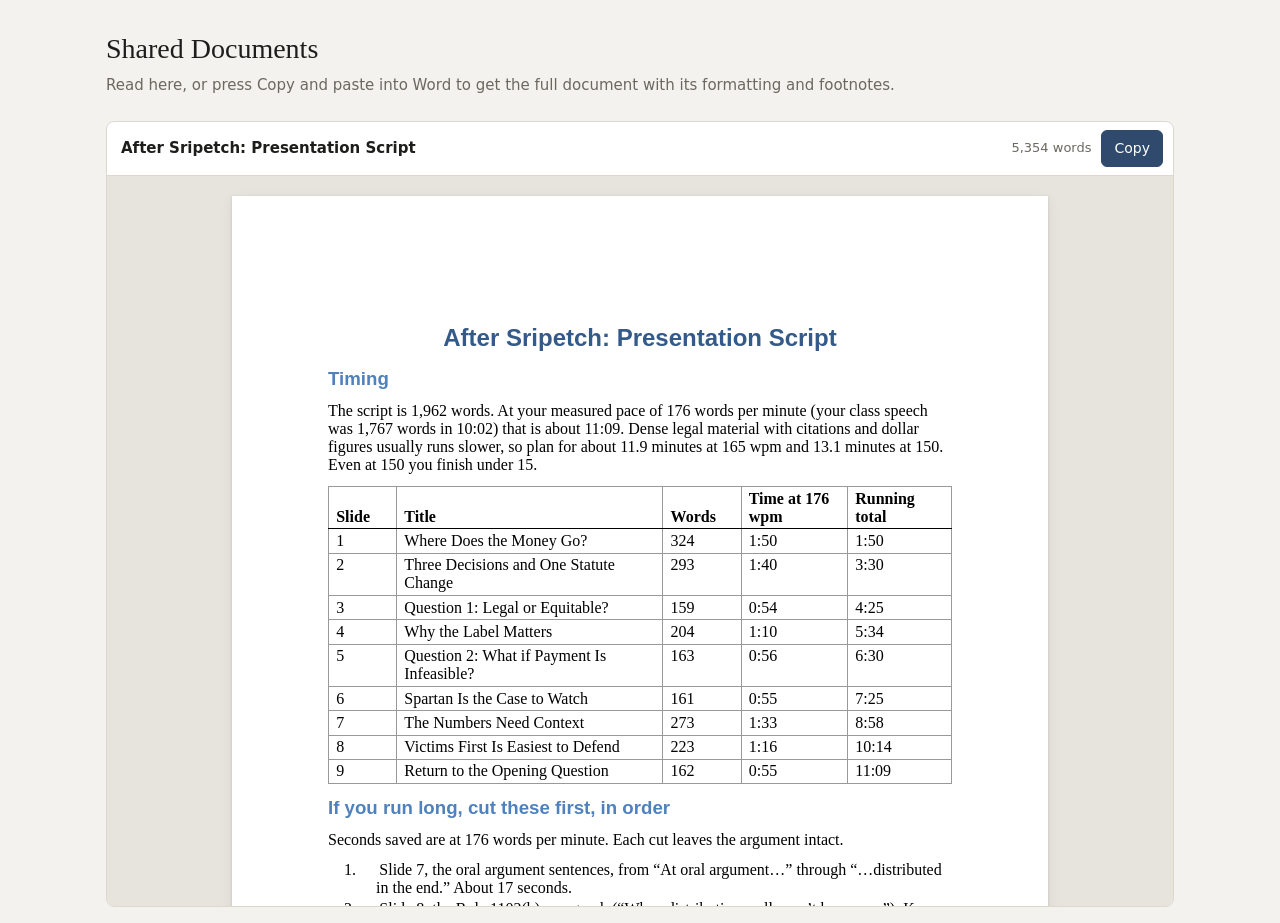
<file: index.html>
<!doctype html>
<html lang="en">
<head>
<meta charset="utf-8">
<meta name="viewport" content="width=device-width, initial-scale=1">
<title>Shared Documents</title>
<link rel="stylesheet" href="site.css">
<style>
  main {
    max-width: 1100px;
    margin: 0 auto;
    padding: 16px;
    display: grid;
    grid-template-columns: 240px 1fr;
    gap: 20px;
    align-items: start;
  }
  @media (max-width: 820px) { main { grid-template-columns: 1fr; } }

  nav.doclist { padding: 6px; position: sticky; top: 16px; }
  @media (max-width: 820px) { nav.doclist { position: static; } }
  nav.doclist button {
    display: block;
    width: 100%;
    text-align: left;
    background: none;
    border: 0;
    padding: 10px 12px;
    white-space: normal;
    font-size: 15px;
  }
  nav.doclist button:hover { background: var(--box-bg); }
  nav.doclist button[aria-current="true"] { background: var(--accent); color: var(--accent-ink); }
  nav.doclist .desc { display: block; font-size: 12.5px; opacity: .75; margin-top: 2px; }

  .copybox { overflow: hidden; min-width: 0; }
  .copybox-bar {
    display: flex;
    align-items: center;
    gap: 10px;
    padding: 8px 10px 8px 14px;
    border-bottom: 1px solid var(--line);
  }
  .copybox-bar .title {
    flex: 1 1 auto;
    min-width: 0;
    font-weight: 600;
    white-space: nowrap;
    overflow: hidden;
    text-overflow: ellipsis;
  }
  .copybox-bar .meta { color: var(--muted); font-size: 13px; white-space: nowrap; }
  @media (max-width: 480px) { .copybox-bar .meta { display: none; } }
  .copybox iframe.docframe { height: calc(100vh - 170px); min-height: 440px; }
  .copybox .status { background: var(--box-bg); min-height: 300px; }
</style>
</head>
<body>
<header class="site">
  <h1 id="siteTitle">Shared Documents</h1>
  <p>Read here, or press Copy and paste into Word to get the full document with its formatting and footnotes.</p>
</header>

<main>
  <nav class="doclist panel" id="doclist" aria-label="Documents" hidden></nav>

  <section class="copybox panel">
    <div class="copybox-bar">
      <span class="title" id="docTitle">Loading</span>
      <span class="meta" id="docMeta"></span>
      <button class="primary" id="copyBtn" disabled>Copy</button>
    </div>
    <div id="body"><div class="status">Loading…</div></div>
  </section>
</main>

<script src="common.js"></script>
<script>
(function () {
  const SITE_TITLE = "Shared Documents"; // change this to retitle the site
  const D = window.DocShare;
  const $ = id => document.getElementById(id);
  $("siteTitle").textContent = SITE_TITLE;
  document.title = SITE_TITLE;

  let docs = [];
  let current = null; // { html, text }

  function status(msg) {
    current = null;
    $("copyBtn").disabled = true;
    $("body").innerHTML = '<div class="status"></div>';
    $("body").firstChild.textContent = msg;
  }

  function buildList() {
    const nav = $("doclist");
    nav.innerHTML = "";
    nav.hidden = docs.length < 2;
    docs.forEach((d, i) => {
      const b = document.createElement("button");
      b.type = "button";
      b.textContent = d.title;
      if (d.description) {
        const s = document.createElement("span");
        s.className = "desc";
        s.textContent = d.description;
        b.appendChild(s);
      }
      b.onclick = () => { location.hash = "doc=" + i; };
      nav.appendChild(b);
    });
    // One document: give the viewer the full width
    document.querySelector("main").style.gridTemplateColumns = docs.length < 2 ? "1fr" : "";
  }

  function currentIndex() {
    const m = location.hash.match(/doc=(\d+)/);
    const i = m ? parseInt(m[1], 10) : 0;
    return i >= 0 && i < docs.length ? i : 0;
  }

  async function show(i) {
    const d = docs[i];
    [...$("doclist").children].forEach((b, j) => b.setAttribute("aria-current", j === i ? "true" : "false"));
    $("docTitle").textContent = d.title;
    $("docMeta").textContent = "";
    status("Loading document…");
    try {
      const res = await fetch(d.file, { cache: "no-cache" });
      if (!res.ok) throw new Error("Couldn't load " + d.file + " (" + res.status + ").");
      const html = await res.text();
      const text = D.plainText(html);
      current = { html, text };
      const words = (text.match(/\S+/g) || []).length;
      $("docMeta").textContent = words.toLocaleString() + " words";
      const frame = document.createElement("iframe");
      frame.className = "docframe";
      frame.setAttribute("sandbox", "");   // no scripts can run inside a stored document
      frame.title = d.title;
      frame.srcdoc = D.viewHtml(html);
      $("body").innerHTML = "";
      $("body").appendChild(frame);
      $("copyBtn").disabled = false;
    } catch (e) {
      status(e.message);
    }
  }

  $("copyBtn").onclick = async () => {
    if (!current) return;
    try {
      const ok = await D.copyRich(current.html, current.text);
      D.toast(ok ? "Copied. Paste into Word with Ctrl+V (Mac: Cmd+V)." : "Your browser blocked copying.", 3000);
    } catch (e) {
      D.toast("Your browser blocked copying.");
    }
  };

  fetch("documents.json", { cache: "no-cache" })
    .then(r => { if (!r.ok) throw new Error("documents.json not found."); return r.json(); })
    .then(list => {
      docs = Array.isArray(list) ? list : [];
      if (!docs.length) {
        $("docTitle").textContent = "No documents yet";
        status("Nothing has been published yet.");
        return;
      }
      buildList();
      window.addEventListener("hashchange", () => show(currentIndex()));
      show(currentIndex());
    })
    .catch(e => { $("docTitle").textContent = "Nothing to show"; status(e.message); });
})();
</script>
</body>
</html>
</file>
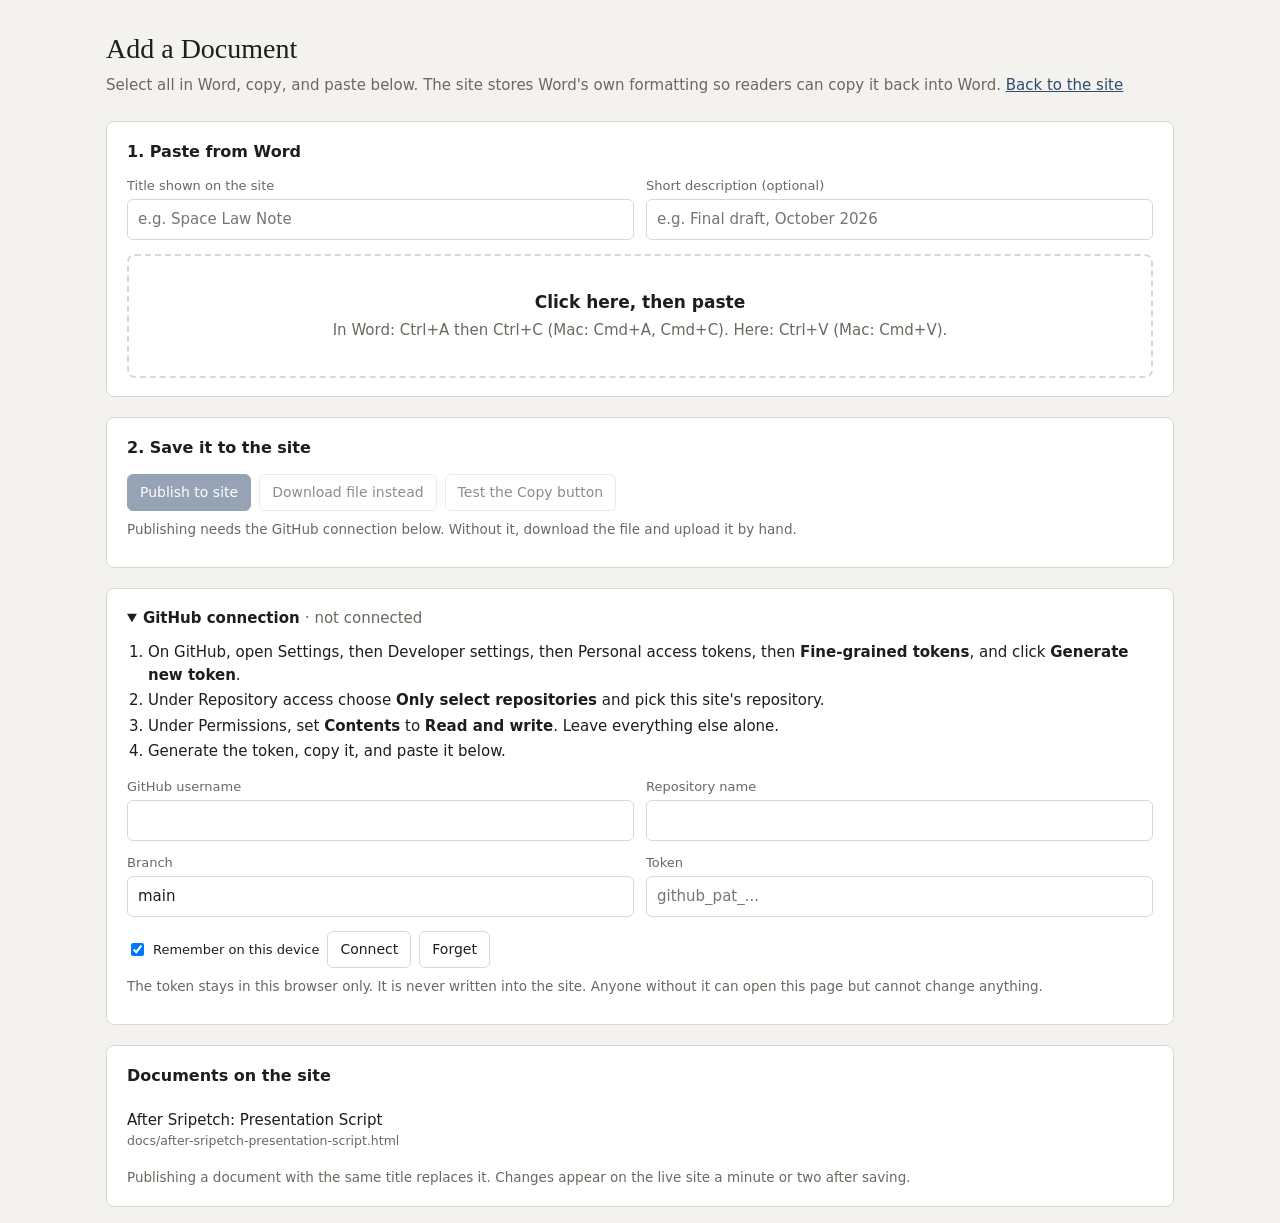
<file: add.html>
<!doctype html>
<html lang="en">
<head>
<meta charset="utf-8">
<meta name="viewport" content="width=device-width, initial-scale=1">
<meta name="robots" content="noindex">
<title>Add a Document</title>
<link rel="stylesheet" href="site.css">
<style>
  main { max-width: 1100px; margin: 0 auto; padding: 16px; display: grid; gap: 20px; }
  .panel { padding: 18px 20px; }
  .panel h2 { font-size: 16px; margin: 0 0 12px; }
  .grid2 { display: grid; grid-template-columns: 1fr 1fr; gap: 12px; }
  @media (max-width: 700px) { .grid2 { grid-template-columns: 1fr; } }
  label { display: block; font-size: 13px; color: var(--muted); margin-bottom: 4px; }
  input[type=text], input[type=password] {
    width: 100%;
    font: inherit;
    padding: 8px 10px;
    border: 1px solid var(--line);
    border-radius: 6px;
    background: var(--panel);
    color: var(--ink);
  }
  .pastezone {
    margin-top: 14px;
    border: 2px dashed var(--line);
    border-radius: 8px;
    padding: 34px 16px;
    text-align: center;
    color: var(--muted);
    outline: none;
    cursor: text;
    min-height: 120px;
  }
  .pastezone:focus { border-color: var(--accent); color: var(--ink); }
  .pastezone.has { border-style: solid; border-color: var(--ok); color: var(--ink); }
  .pastezone strong { display: block; font-size: 17px; color: var(--ink); margin-bottom: 4px; }
  .facts { margin: 12px 0 0; padding-left: 1.4em; }
  .facts li { margin: 2px 0; }
  .facts .warn { color: var(--warn); }
  .facts .err { color: var(--err); }
  .preview { margin-top: 14px; border: 1px solid var(--line); border-radius: 8px; overflow: hidden; }
  .preview iframe { height: 520px; }
  .row { display: flex; gap: 8px; flex-wrap: wrap; align-items: center; margin-top: 14px; }
  .hint { color: var(--muted); font-size: 13.5px; margin: 8px 0 0; }
  .msg { margin-top: 10px; font-size: 14px; }
  .msg.ok { color: var(--ok); }
  .msg.err { color: var(--err); }
  details summary { cursor: pointer; font-weight: 600; }
  details[open] summary { margin-bottom: 12px; }
  ol.steps { padding-left: 1.4em; margin: 0 0 14px; }
  ol.steps li { margin: 3px 0; }
  ul.doclist { list-style: none; margin: 0; padding: 0; }
  ul.doclist li {
    display: flex; gap: 10px; align-items: center; justify-content: space-between;
    padding: 9px 0; border-top: 1px solid var(--line);
  }
  ul.doclist li:first-child { border-top: 0; }
  ul.doclist .t { min-width: 0; overflow: hidden; text-overflow: ellipsis; }
  ul.doclist .f { color: var(--muted); font-size: 12.5px; display: block; }
  code { font-size: 13px; background: var(--box-bg); padding: 1px 5px; border-radius: 4px; }
  textarea.snippet {
    width: 100%; height: 120px; font: 12.5px/1.4 ui-monospace, Menlo, Consolas, monospace;
    border: 1px solid var(--line); border-radius: 6px; padding: 8px; background: var(--box-bg); color: var(--ink);
  }
</style>
</head>
<body>
<header class="site">
  <h1>Add a Document</h1>
  <p>Select all in Word, copy, and paste below. The site stores Word's own formatting so readers can copy it back into Word. <a href="./">Back to the site</a></p>
</header>

<main>
  <section class="panel">
    <h2>1. Paste from Word</h2>
    <div class="grid2">
      <div>
        <label for="title">Title shown on the site</label>
        <input type="text" id="title" placeholder="e.g. Space Law Note">
      </div>
      <div>
        <label for="desc">Short description (optional)</label>
        <input type="text" id="desc" placeholder="e.g. Final draft, October 2026">
      </div>
    </div>
    <div class="pastezone" id="zone" contenteditable="true" spellcheck="false" tabindex="0">
      <strong>Click here, then paste</strong>
      In Word: Ctrl+A then Ctrl+C (Mac: Cmd+A, Cmd+C). Here: Ctrl+V (Mac: Cmd+V).
    </div>
    <ul class="facts" id="facts" hidden></ul>
    <div class="preview" id="previewWrap" hidden>
      <iframe class="docframe" id="preview" sandbox title="Preview"></iframe>
    </div>
  </section>

  <section class="panel">
    <h2>2. Save it to the site</h2>
    <div class="row">
      <button class="primary" id="publishBtn" disabled>Publish to site</button>
      <button id="downloadBtn" disabled>Download file instead</button>
      <button id="testCopyBtn" disabled>Test the Copy button</button>
    </div>
    <p class="hint" id="publishHint">Publishing needs the GitHub connection below. Without it, download the file and upload it by hand.</p>
    <div class="msg" id="saveMsg"></div>
    <div id="manual" hidden>
      <p class="hint">Upload the downloaded file into your repository's <code>docs</code> folder, then add this entry to <code>documents.json</code> (inside the square brackets, separated from other entries by a comma):</p>
      <textarea class="snippet" id="snippet" readonly></textarea>
    </div>
  </section>

  <section class="panel">
    <details id="ghPanel">
      <summary>GitHub connection <span id="ghState" style="font-weight:normal;color:var(--muted)"></span></summary>
      <ol class="steps">
        <li>On GitHub, open Settings, then Developer settings, then Personal access tokens, then <strong>Fine-grained tokens</strong>, and click <strong>Generate new token</strong>.</li>
        <li>Under Repository access choose <strong>Only select repositories</strong> and pick this site's repository.</li>
        <li>Under Permissions, set <strong>Contents</strong> to <strong>Read and write</strong>. Leave everything else alone.</li>
        <li>Generate the token, copy it, and paste it below.</li>
      </ol>
      <div class="grid2">
        <div><label for="owner">GitHub username</label><input type="text" id="owner" autocomplete="off"></div>
        <div><label for="repo">Repository name</label><input type="text" id="repo" autocomplete="off"></div>
        <div><label for="branch">Branch</label><input type="text" id="branch" value="main" autocomplete="off"></div>
        <div><label for="token">Token</label><input type="password" id="token" autocomplete="off" placeholder="github_pat_..."></div>
      </div>
      <div class="row">
        <label style="margin:0;display:flex;gap:6px;align-items:center;color:var(--ink)"><input type="checkbox" id="remember" checked> Remember on this device</label>
        <button id="saveGh">Connect</button>
        <button id="forgetGh">Forget</button>
      </div>
      <p class="hint">The token stays in this browser only. It is never written into the site. Anyone without it can open this page but cannot change anything.</p>
      <div class="msg" id="ghMsg"></div>
    </details>
  </section>

  <section class="panel">
    <h2>Documents on the site</h2>
    <ul class="doclist" id="docList"><li class="t" style="color:var(--muted)">Loading…</li></ul>
    <p class="hint">Publishing a document with the same title replaces it. Changes appear on the live site a minute or two after saving.</p>
  </section>
</main>

<script src="common.js"></script>
<script>
(function () {
  const $ = id => document.getElementById(id);
  const D = window.DocShare;
  let pasted = null;      // the raw Word HTML
  let gh = null;          // { owner, repo, branch, token }
  let docs = [];          // current documents.json

  // ---------- GitHub connection ----------
  function guessRepo() {
    const h = location.hostname;
    if (h.endsWith(".github.io")) {
      const owner = h.split(".")[0];
      const seg = location.pathname.split("/").filter(Boolean)[0];
      const repo = seg && !/\.html?$/.test(seg) ? seg : owner + ".github.io";
      return { owner, repo };
    }
    return { owner: "", repo: "" };
  }
  function loadGh() {
    let saved = null;
    try { saved = JSON.parse(localStorage.getItem("docshare-gh") || "null"); } catch (e) {}
    const g = guessRepo();
    $("owner").value = (saved && saved.owner) || g.owner;
    $("repo").value = (saved && saved.repo) || g.repo;
    $("branch").value = (saved && saved.branch) || "main";
    $("token").value = (saved && saved.token) || "";
    if (saved && saved.token) gh = saved;
    showGhState();
  }
  function showGhState() {
    $("ghState").textContent = gh ? "· connected to " + gh.owner + "/" + gh.repo : "· not connected";
    $("publishBtn").disabled = !(pasted && gh);
    $("publishHint").hidden = !!gh;
    if (!gh) $("ghPanel").open = true;
  }

  async function api(path, opts) {
    const res = await fetch("https://api.github.com/repos/" + gh.owner + "/" + gh.repo + "/" + path, Object.assign({
      headers: {
        "Authorization": "Bearer " + gh.token,
        "Accept": "application/vnd.github+json",
        "X-GitHub-Api-Version": "2022-11-28"
      }
    }, opts || {}));
    return res;
  }
  async function getFile(path) {
    const res = await api("contents/" + path + "?ref=" + encodeURIComponent(gh.branch) + "&t=" + Date.now());
    if (res.status === 404) return null;
    if (!res.ok) throw await apiError(res, "read " + path);
    const j = await res.json();
    return { sha: j.sha, text: j.content ? D.b64ToUtf8(j.content) : null };
  }
  async function putFile(path, text, message, sha) {
    const body = { message, content: D.utf8ToB64(text), branch: gh.branch };
    if (sha) body.sha = sha;
    const res = await api("contents/" + path, { method: "PUT", body: JSON.stringify(body) });
    if (!res.ok) throw await apiError(res, "save " + path);
    return res.json();
  }
  async function deleteFile(path, message, sha) {
    const res = await api("contents/" + path, { method: "DELETE", body: JSON.stringify({ message, sha, branch: gh.branch }) });
    if (!res.ok && res.status !== 404) throw await apiError(res, "delete " + path);
  }
  async function apiError(res, what) {
    let detail = "";
    try { detail = (await res.json()).message || ""; } catch (e) {}
    const hints = {
      401: "The token was rejected. It may be mistyped or expired.",
      403: "The token doesn't have permission. Check that Contents is set to Read and write for this repository.",
      404: "Repository or branch not found. Check the username, repository name, and branch."
    };
    return new Error("Couldn't " + what + ". " + (hints[res.status] || detail || ("GitHub returned " + res.status + ".")));
  }

  $("saveGh").onclick = async () => {
    const g = {
      owner: $("owner").value.trim(),
      repo: $("repo").value.trim(),
      branch: $("branch").value.trim() || "main",
      token: $("token").value.trim()
    };
    const msg = $("ghMsg");
    msg.className = "msg"; msg.textContent = "Checking…";
    if (!g.owner || !g.repo || !g.token) { msg.className = "msg err"; msg.textContent = "Fill in the username, repository, and token."; return; }
    gh = g;
    try {
      const res = await api("branches/" + encodeURIComponent(g.branch));
      if (!res.ok) throw await apiError(res, "reach the repository");
      try {
        if ($("remember").checked) localStorage.setItem("docshare-gh", JSON.stringify(g));
        else localStorage.removeItem("docshare-gh");
      } catch (e) {}
      msg.className = "msg ok"; msg.textContent = "Connected.";
      $("ghPanel").open = false;
      showGhState();
      loadDocs();
    } catch (e) {
      gh = null; showGhState();
      msg.className = "msg err"; msg.textContent = e.message;
    }
  };
  $("forgetGh").onclick = () => {
    try { localStorage.removeItem("docshare-gh"); } catch (e) {}
    gh = null; $("token").value = "";
    $("ghMsg").className = "msg"; $("ghMsg").textContent = "Token removed from this browser.";
    showGhState();
  };

  // ---------- Paste ----------
  const zone = $("zone");
  zone.addEventListener("paste", e => {
    e.preventDefault();
    const cd = e.clipboardData;
    const html = cd && cd.getData("text/html");
    const facts = $("facts");
    facts.hidden = false;
    if (!html || !html.trim()) {
      pasted = null;
      facts.innerHTML = '<li class="err">That paste had no formatting, only plain text. Copy directly from the Word desktop app and paste here in Chrome, Edge, or Firefox.</li>';
      updateButtons();
      return;
    }
    pasted = html;
    zone.classList.add("has");
    zone.innerHTML = "<strong>Pasted</strong>Paste again to replace it.";
    describe(html);
    $("preview").srcdoc = D.viewHtml(html);
    $("previewWrap").hidden = false;
    if (!$("title").value.trim()) {
      const first = D.plainText(html).split("\n").map(s => s.trim()).find(Boolean) || "";
      $("title").value = first.slice(0, 80);
    }
    updateButtons();
  });
  // Typing in the box does nothing; only pasting counts
  zone.addEventListener("beforeinput", e => { if (e.inputType !== "insertFromPaste") e.preventDefault(); });
  zone.addEventListener("drop", e => e.preventDefault());

  function describe(html) {
    const text = D.plainText(html);
    const words = (text.match(/\S+/g) || []).length;
    const notes = new Set();
    (html.match(/_ftn(\d+)/g) || []).forEach(m => notes.add(m));
    (html.match(/_edn(\d+)/g) || []).forEach(m => notes.add(m));
    const kb = Math.round(new Blob([html]).size / 1024);
    const fromWord = /urn:schemas-microsoft-com:office:word|class="?Mso|mso-/i.test(html);
    const localImgs = (html.match(/src=["']?file:/gi) || []).length;
    const items = [];
    items.push("<li>" + words.toLocaleString() + " words, " + kb.toLocaleString() + " KB of formatting data</li>");
    items.push("<li>" + (notes.size ? notes.size + " footnotes found" : "No footnotes found") + "</li>");
    if (!fromWord) items.push('<li class="warn">This doesn\'t look like it came from Word. It will still work, but Word-specific formatting may be missing.</li>');
    if (localImgs) items.push('<li class="warn">' + localImgs + " image" + (localImgs > 1 ? "s" : "") + " won't carry over (Word points to files on your computer). Text and footnotes are unaffected.</li>");
    $("facts").innerHTML = items.join("");
  }

  function updateButtons() {
    $("downloadBtn").disabled = !pasted;
    $("testCopyBtn").disabled = !pasted;
    $("publishBtn").disabled = !(pasted && gh);
  }

  function slugify(s) {
    return s.toLowerCase().normalize("NFKD").replace(/[̀-ͯ]/g, "")
      .replace(/[^a-z0-9]+/g, "-").replace(/^-+|-+$/g, "").slice(0, 60) || "document";
  }
  function entry() {
    const title = $("title").value.trim() || "Untitled document";
    const e = { title, file: "docs/" + slugify(title) + ".html" };
    const d = $("desc").value.trim();
    if (d) e.description = d;
    return e;
  }

  $("testCopyBtn").onclick = async () => {
    const ok = await D.copyRich(pasted, D.plainText(pasted));
    D.toast(ok ? "Copied. Paste into a new Word document to check it." : "Your browser blocked copying.", 3200);
  };

  $("downloadBtn").onclick = () => {
    const e = entry();
    const blob = new Blob([pasted], { type: "text/html" });
    const a = document.createElement("a");
    a.href = URL.createObjectURL(blob);
    a.download = e.file.split("/").pop();
    document.body.appendChild(a); a.click(); a.remove();
    setTimeout(() => URL.revokeObjectURL(a.href), 2000);
    $("snippet").value = JSON.stringify(e, null, 2);
    $("manual").hidden = false;
  };

  $("publishBtn").onclick = async () => {
    const e = entry();
    const msg = $("saveMsg");
    const btn = $("publishBtn");
    btn.disabled = true;
    msg.className = "msg"; msg.textContent = "Saving the document…";
    try {
      const existing = await getFile(e.file);
      await putFile(e.file, pasted, (existing ? "Update " : "Add ") + e.title, existing && existing.sha);
      msg.textContent = "Updating the document list…";
      const list = await getFile("documents.json");
      let arr = [];
      if (list && list.text) { try { arr = JSON.parse(list.text); } catch (err) { arr = []; } }
      if (!Array.isArray(arr)) arr = [];
      const i = arr.findIndex(x => x.file === e.file);
      if (i >= 0) arr[i] = e; else arr.push(e);
      await putFile("documents.json", JSON.stringify(arr, null, 2) + "\n", "List " + e.title, list && list.sha);
      docs = arr;
      renderDocs();
      msg.className = "msg ok";
      msg.textContent = (existing ? "Updated" : "Published") + " “" + e.title + ".” It will show on the site in a minute or two.";
    } catch (err) {
      msg.className = "msg err"; msg.textContent = err.message;
    } finally {
      btn.disabled = !(pasted && gh);
    }
  };

  // ---------- Existing documents ----------
  async function loadDocs() {
    try {
      if (gh) {
        const f = await getFile("documents.json");
        docs = f && f.text ? JSON.parse(f.text) : [];
      } else {
        const r = await fetch("documents.json", { cache: "no-cache" });
        docs = r.ok ? await r.json() : [];
      }
    } catch (e) { docs = []; }
    if (!Array.isArray(docs)) docs = [];
    renderDocs();
  }
  function renderDocs() {
    const ul = $("docList");
    ul.innerHTML = "";
    if (!docs.length) {
      ul.innerHTML = '<li class="t" style="color:var(--muted)">None yet.</li>';
      return;
    }
    docs.forEach((d, i) => {
      const li = document.createElement("li");
      const t = document.createElement("span");
      t.className = "t";
      t.textContent = d.title;
      const f = document.createElement("span");
      f.className = "f";
      f.textContent = d.file;
      t.appendChild(f);
      li.appendChild(t);
      if (gh) {
        const b = document.createElement("button");
        b.textContent = "Remove";
        b.onclick = () => removeDoc(i, b);
        li.appendChild(b);
      }
      ul.appendChild(li);
    });
  }
  async function removeDoc(i, btn) {
    const d = docs[i];
    if (!confirm("Remove “" + d.title + "” from the site?")) return;
    btn.disabled = true;
    try {
      const list = await getFile("documents.json");
      let arr = list && list.text ? JSON.parse(list.text) : [];
      arr = arr.filter(x => x.file !== d.file);
      await putFile("documents.json", JSON.stringify(arr, null, 2) + "\n", "Unlist " + d.title, list && list.sha);
      const f = await getFile(d.file);
      if (f) await deleteFile(d.file, "Remove " + d.title, f.sha);
      docs = arr;
      renderDocs();
      D.toast("Removed. The site updates in a minute or two.");
    } catch (e) {
      btn.disabled = false;
      D.toast(e.message, 5000);
    }
  }

  loadGh();
  loadDocs();
})();
</script>
</body>
</html>
</file>
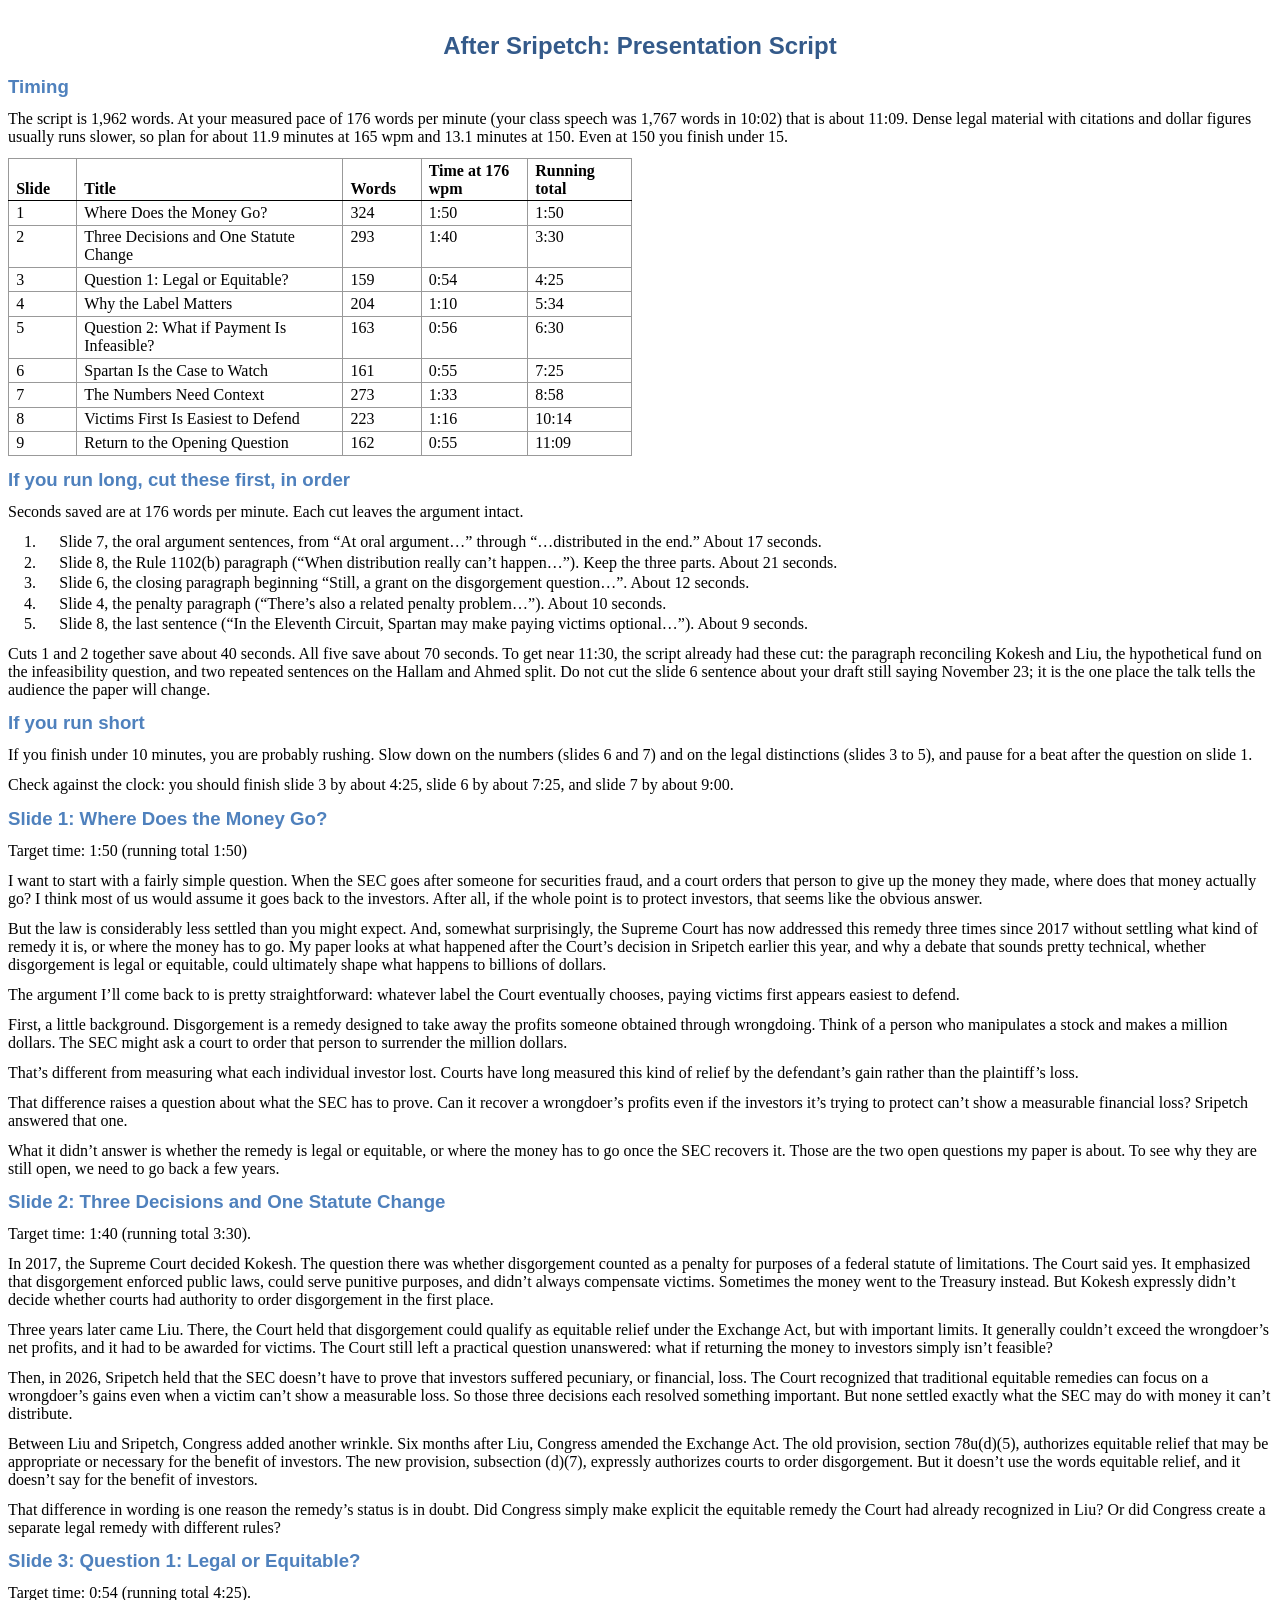
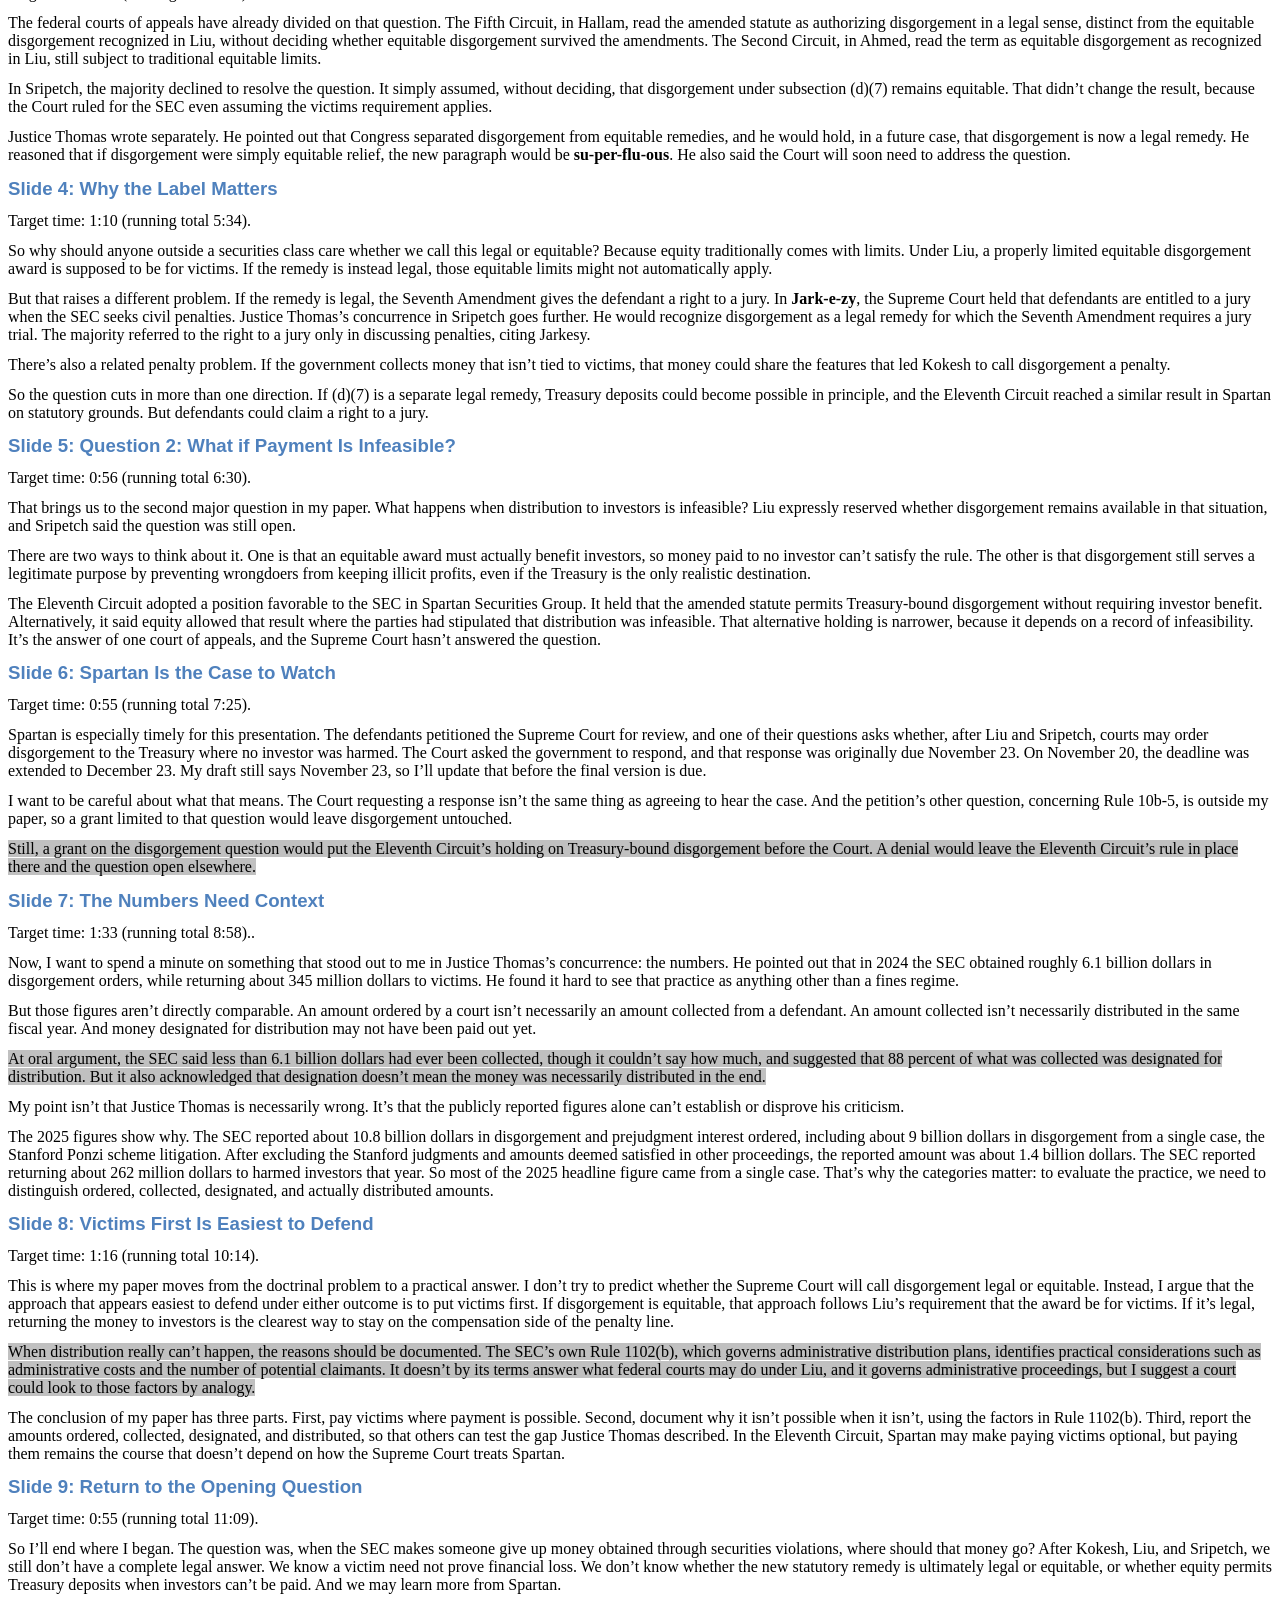
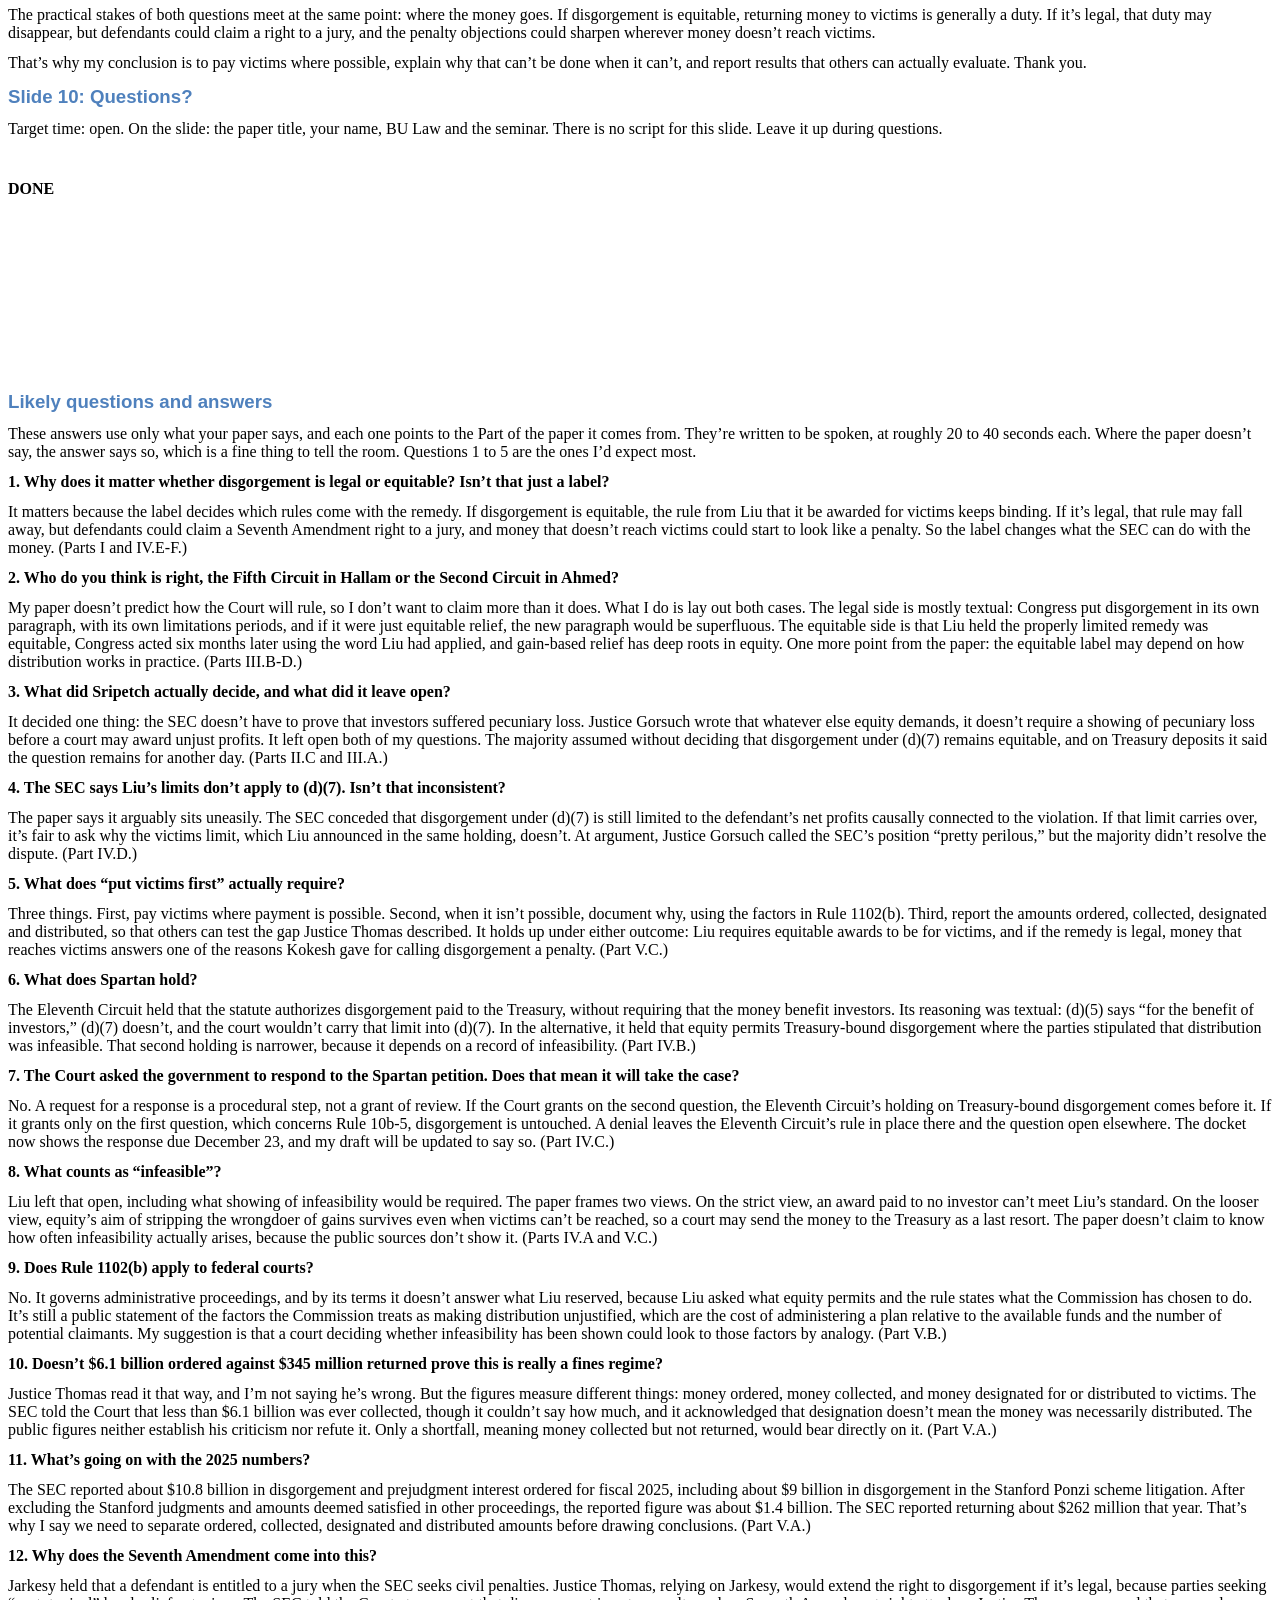
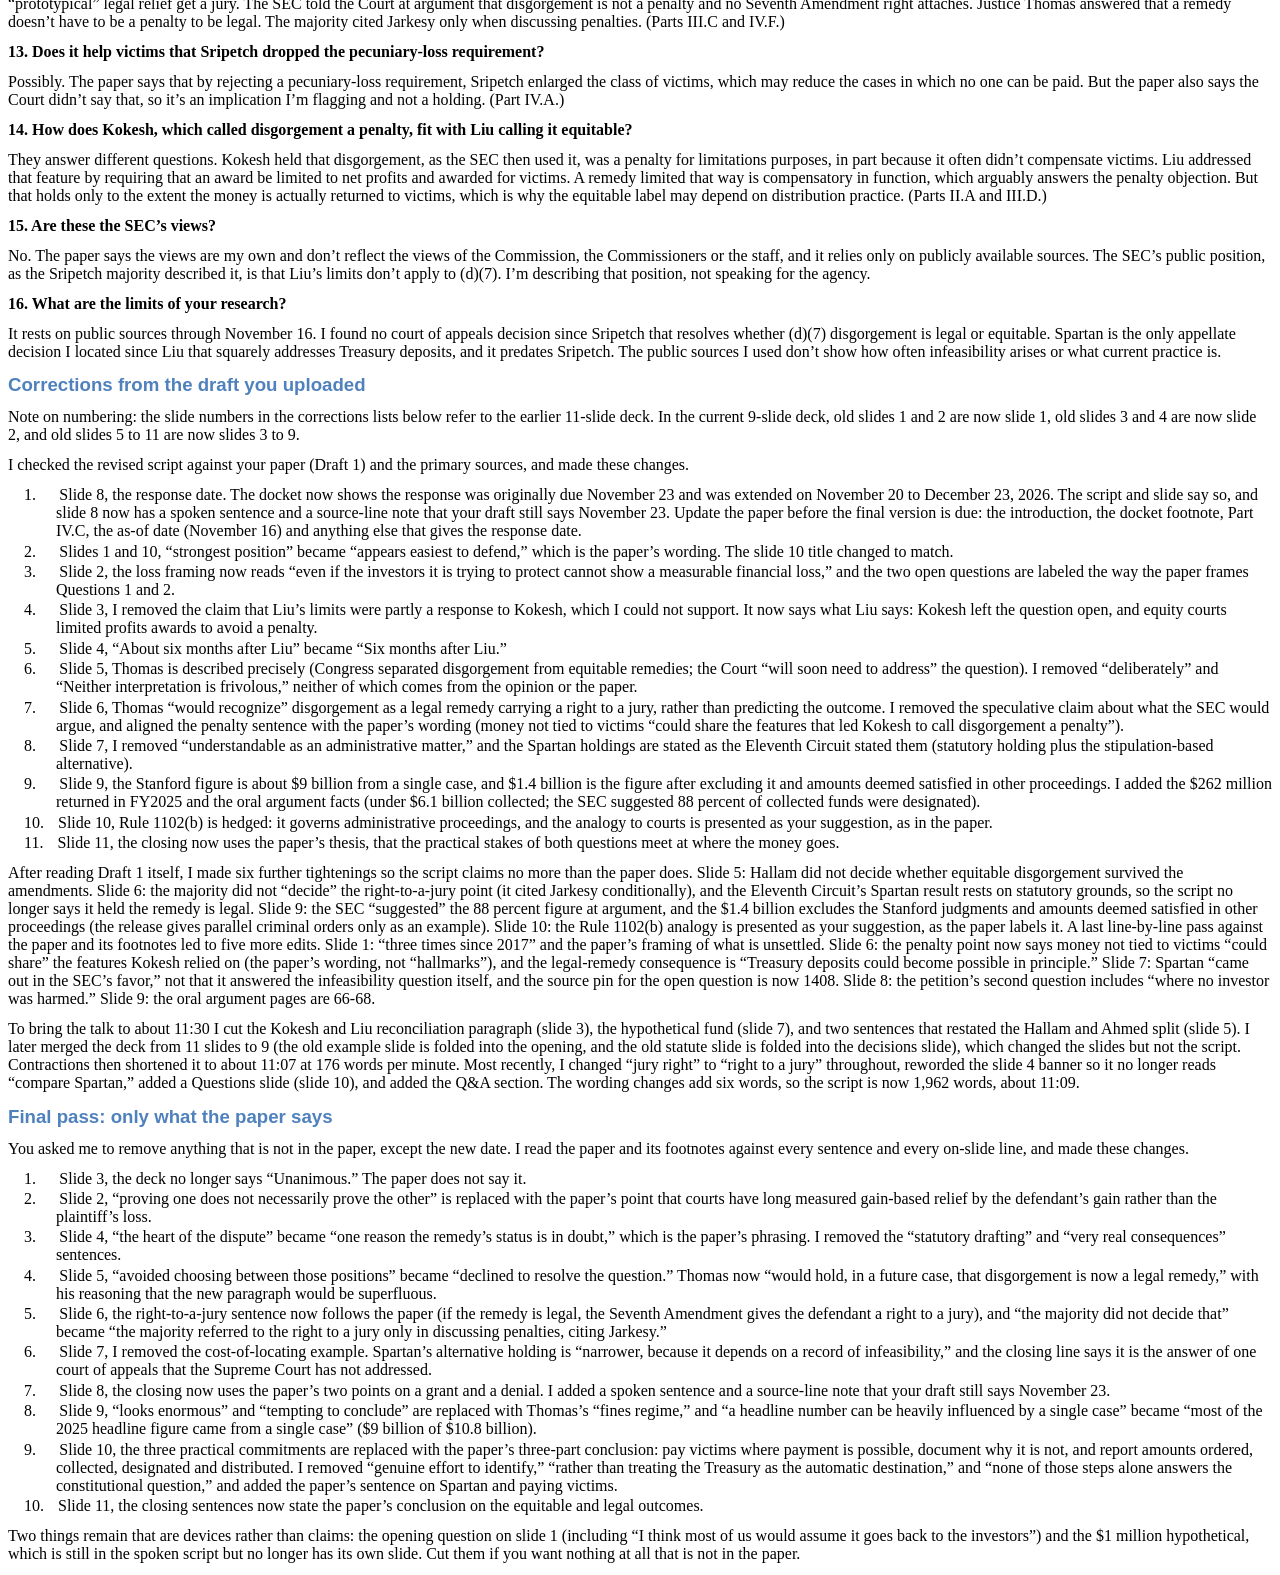
<file: docs/after-sripetch-presentation-script.html>
<html xmlns:o="urn:schemas-microsoft-com:office:office"
xmlns:w="urn:schemas-microsoft-com:office:word"
xmlns:m="http://schemas.microsoft.com/office/2004/12/omml"
xmlns="http://www.w3.org/TR/REC-html40">

<head>
<meta http-equiv=Content-Type content="text/html; charset=utf-8">
<meta name=ProgId content=Word.Document>
<meta name=Generator content="Microsoft Word 15">
<meta name=Originator content="Microsoft Word 15">
<link rel=File-List
href="file:///C:/Users/jjwil/AppData/Local/Temp/msohtmlclip1/01/clip_filelist.xml">
<!--[if gte mso 9]><xml>
 <o:OfficeDocumentSettings>
  <o:AllowPNG/>
 </o:OfficeDocumentSettings>
</xml><![endif]-->
<link rel=themeData
href="file:///C:/Users/jjwil/AppData/Local/Temp/msohtmlclip1/01/clip_themedata.thmx">
<link rel=colorSchemeMapping
href="file:///C:/Users/jjwil/AppData/Local/Temp/msohtmlclip1/01/clip_colorschememapping.xml">
<!--[if gte mso 9]><xml>
 <w:WordDocument>
  <w:View>Normal</w:View>
  <w:Zoom>0</w:Zoom>
  <w:TrackMoves>false</w:TrackMoves>
  <w:TrackFormatting/>
  <w:PunctuationKerning/>
  <w:ValidateAgainstSchemas/>
  <w:SaveIfXMLInvalid>false</w:SaveIfXMLInvalid>
  <w:IgnoreMixedContent>false</w:IgnoreMixedContent>
  <w:AlwaysShowPlaceholderText>false</w:AlwaysShowPlaceholderText>
  <w:DoNotPromoteQF/>
  <w:LidThemeOther>EN-US</w:LidThemeOther>
  <w:LidThemeAsian>X-NONE</w:LidThemeAsian>
  <w:LidThemeComplexScript>X-NONE</w:LidThemeComplexScript>
  <w:Compatibility>
   <w:BreakWrappedTables/>
   <w:SnapToGridInCell/>
   <w:WrapTextWithPunct/>
   <w:UseAsianBreakRules/>
   <w:DontGrowAutofit/>
   <w:SplitPgBreakAndParaMark/>
   <w:EnableOpenTypeKerning/>
   <w:DontFlipMirrorIndents/>
   <w:OverrideTableStyleHps/>
  </w:Compatibility>
  <w:DoNotOptimizeForBrowser/>
  <m:mathPr>
   <m:mathFont m:val="Cambria Math"/>
   <m:brkBin m:val="before"/>
   <m:brkBinSub m:val="&#45;-"/>
   <m:smallFrac m:val="off"/>
   <m:dispDef/>
   <m:lMargin m:val="0"/>
   <m:rMargin m:val="0"/>
   <m:defJc m:val="centerGroup"/>
   <m:wrapIndent m:val="1440"/>
   <m:intLim m:val="subSup"/>
   <m:naryLim m:val="undOvr"/>
  </m:mathPr></w:WordDocument>
</xml><![endif]--><!--[if gte mso 9]><xml>
 <w:LatentStyles DefLockedState="false" DefUnhideWhenUsed="false"
  DefSemiHidden="false" DefQFormat="false" DefPriority="99"
  LatentStyleCount="376">
  <w:LsdException Locked="false" Priority="0" QFormat="true" Name="Normal"/>
  <w:LsdException Locked="false" Priority="9" QFormat="true" Name="heading 1"/>
  <w:LsdException Locked="false" Priority="9" SemiHidden="true"
   UnhideWhenUsed="true" QFormat="true" Name="heading 2"/>
  <w:LsdException Locked="false" Priority="9" SemiHidden="true"
   UnhideWhenUsed="true" QFormat="true" Name="heading 3"/>
  <w:LsdException Locked="false" Priority="9" SemiHidden="true"
   UnhideWhenUsed="true" QFormat="true" Name="heading 4"/>
  <w:LsdException Locked="false" Priority="9" SemiHidden="true"
   UnhideWhenUsed="true" QFormat="true" Name="heading 5"/>
  <w:LsdException Locked="false" Priority="9" SemiHidden="true"
   UnhideWhenUsed="true" QFormat="true" Name="heading 6"/>
  <w:LsdException Locked="false" Priority="9" SemiHidden="true"
   UnhideWhenUsed="true" QFormat="true" Name="heading 7"/>
  <w:LsdException Locked="false" Priority="9" SemiHidden="true"
   UnhideWhenUsed="true" QFormat="true" Name="heading 8"/>
  <w:LsdException Locked="false" Priority="9" SemiHidden="true"
   UnhideWhenUsed="true" QFormat="true" Name="heading 9"/>
  <w:LsdException Locked="false" SemiHidden="true" UnhideWhenUsed="true"
   Name="index 1"/>
  <w:LsdException Locked="false" SemiHidden="true" UnhideWhenUsed="true"
   Name="index 2"/>
  <w:LsdException Locked="false" SemiHidden="true" UnhideWhenUsed="true"
   Name="index 3"/>
  <w:LsdException Locked="false" SemiHidden="true" UnhideWhenUsed="true"
   Name="index 4"/>
  <w:LsdException Locked="false" SemiHidden="true" UnhideWhenUsed="true"
   Name="index 5"/>
  <w:LsdException Locked="false" SemiHidden="true" UnhideWhenUsed="true"
   Name="index 6"/>
  <w:LsdException Locked="false" SemiHidden="true" UnhideWhenUsed="true"
   Name="index 7"/>
  <w:LsdException Locked="false" SemiHidden="true" UnhideWhenUsed="true"
   Name="index 8"/>
  <w:LsdException Locked="false" SemiHidden="true" UnhideWhenUsed="true"
   Name="index 9"/>
  <w:LsdException Locked="false" Priority="39" SemiHidden="true"
   UnhideWhenUsed="true" Name="toc 1"/>
  <w:LsdException Locked="false" Priority="39" SemiHidden="true"
   UnhideWhenUsed="true" Name="toc 2"/>
  <w:LsdException Locked="false" Priority="39" SemiHidden="true"
   UnhideWhenUsed="true" Name="toc 3"/>
  <w:LsdException Locked="false" Priority="39" SemiHidden="true"
   UnhideWhenUsed="true" Name="toc 4"/>
  <w:LsdException Locked="false" Priority="39" SemiHidden="true"
   UnhideWhenUsed="true" Name="toc 5"/>
  <w:LsdException Locked="false" Priority="39" SemiHidden="true"
   UnhideWhenUsed="true" Name="toc 6"/>
  <w:LsdException Locked="false" Priority="39" SemiHidden="true"
   UnhideWhenUsed="true" Name="toc 7"/>
  <w:LsdException Locked="false" Priority="39" SemiHidden="true"
   UnhideWhenUsed="true" Name="toc 8"/>
  <w:LsdException Locked="false" Priority="39" SemiHidden="true"
   UnhideWhenUsed="true" Name="toc 9"/>
  <w:LsdException Locked="false" SemiHidden="true" UnhideWhenUsed="true"
   Name="Normal Indent"/>
  <w:LsdException Locked="false" SemiHidden="true" UnhideWhenUsed="true"
   Name="footnote text"/>
  <w:LsdException Locked="false" SemiHidden="true" UnhideWhenUsed="true"
   Name="annotation text"/>
  <w:LsdException Locked="false" SemiHidden="true" UnhideWhenUsed="true"
   Name="header"/>
  <w:LsdException Locked="false" SemiHidden="true" UnhideWhenUsed="true"
   Name="footer"/>
  <w:LsdException Locked="false" SemiHidden="true" UnhideWhenUsed="true"
   Name="index heading"/>
  <w:LsdException Locked="false" Priority="35" SemiHidden="true"
   UnhideWhenUsed="true" QFormat="true" Name="caption"/>
  <w:LsdException Locked="false" SemiHidden="true" UnhideWhenUsed="true"
   Name="table of figures"/>
  <w:LsdException Locked="false" SemiHidden="true" UnhideWhenUsed="true"
   Name="envelope address"/>
  <w:LsdException Locked="false" SemiHidden="true" UnhideWhenUsed="true"
   Name="envelope return"/>
  <w:LsdException Locked="false" SemiHidden="true" UnhideWhenUsed="true"
   Name="footnote reference"/>
  <w:LsdException Locked="false" SemiHidden="true" UnhideWhenUsed="true"
   Name="annotation reference"/>
  <w:LsdException Locked="false" SemiHidden="true" UnhideWhenUsed="true"
   Name="line number"/>
  <w:LsdException Locked="false" SemiHidden="true" UnhideWhenUsed="true"
   Name="page number"/>
  <w:LsdException Locked="false" SemiHidden="true" UnhideWhenUsed="true"
   Name="endnote reference"/>
  <w:LsdException Locked="false" SemiHidden="true" UnhideWhenUsed="true"
   Name="endnote text"/>
  <w:LsdException Locked="false" SemiHidden="true" UnhideWhenUsed="true"
   Name="table of authorities"/>
  <w:LsdException Locked="false" SemiHidden="true" UnhideWhenUsed="true"
   Name="macro"/>
  <w:LsdException Locked="false" SemiHidden="true" UnhideWhenUsed="true"
   Name="toa heading"/>
  <w:LsdException Locked="false" SemiHidden="true" UnhideWhenUsed="true"
   Name="List"/>
  <w:LsdException Locked="false" SemiHidden="true" UnhideWhenUsed="true"
   Name="List Bullet"/>
  <w:LsdException Locked="false" SemiHidden="true" UnhideWhenUsed="true"
   Name="List Number"/>
  <w:LsdException Locked="false" SemiHidden="true" UnhideWhenUsed="true"
   Name="List 2"/>
  <w:LsdException Locked="false" SemiHidden="true" UnhideWhenUsed="true"
   Name="List 3"/>
  <w:LsdException Locked="false" SemiHidden="true" UnhideWhenUsed="true"
   Name="List 4"/>
  <w:LsdException Locked="false" SemiHidden="true" UnhideWhenUsed="true"
   Name="List 5"/>
  <w:LsdException Locked="false" SemiHidden="true" UnhideWhenUsed="true"
   Name="List Bullet 2"/>
  <w:LsdException Locked="false" SemiHidden="true" UnhideWhenUsed="true"
   Name="List Bullet 3"/>
  <w:LsdException Locked="false" SemiHidden="true" UnhideWhenUsed="true"
   Name="List Bullet 4"/>
  <w:LsdException Locked="false" SemiHidden="true" UnhideWhenUsed="true"
   Name="List Bullet 5"/>
  <w:LsdException Locked="false" SemiHidden="true" UnhideWhenUsed="true"
   Name="List Number 2"/>
  <w:LsdException Locked="false" SemiHidden="true" UnhideWhenUsed="true"
   Name="List Number 3"/>
  <w:LsdException Locked="false" SemiHidden="true" UnhideWhenUsed="true"
   Name="List Number 4"/>
  <w:LsdException Locked="false" SemiHidden="true" UnhideWhenUsed="true"
   Name="List Number 5"/>
  <w:LsdException Locked="false" Priority="0" QFormat="true" Name="Title"/>
  <w:LsdException Locked="false" SemiHidden="true" UnhideWhenUsed="true"
   Name="Closing"/>
  <w:LsdException Locked="false" SemiHidden="true" UnhideWhenUsed="true"
   Name="Signature"/>
  <w:LsdException Locked="false" Priority="1" SemiHidden="true"
   UnhideWhenUsed="true" Name="Default Paragraph Font"/>
  <w:LsdException Locked="false" Priority="0" SemiHidden="true"
   UnhideWhenUsed="true" QFormat="true" Name="Body Text"/>
  <w:LsdException Locked="false" SemiHidden="true" UnhideWhenUsed="true"
   Name="Body Text Indent"/>
  <w:LsdException Locked="false" SemiHidden="true" UnhideWhenUsed="true"
   Name="List Continue"/>
  <w:LsdException Locked="false" SemiHidden="true" UnhideWhenUsed="true"
   Name="List Continue 2"/>
  <w:LsdException Locked="false" SemiHidden="true" UnhideWhenUsed="true"
   Name="List Continue 3"/>
  <w:LsdException Locked="false" SemiHidden="true" UnhideWhenUsed="true"
   Name="List Continue 4"/>
  <w:LsdException Locked="false" SemiHidden="true" UnhideWhenUsed="true"
   Name="List Continue 5"/>
  <w:LsdException Locked="false" SemiHidden="true" UnhideWhenUsed="true"
   Name="Message Header"/>
  <w:LsdException Locked="false" Priority="11" QFormat="true" Name="Subtitle"/>
  <w:LsdException Locked="false" SemiHidden="true" UnhideWhenUsed="true"
   Name="Salutation"/>
  <w:LsdException Locked="false" SemiHidden="true" UnhideWhenUsed="true"
   Name="Date"/>
  <w:LsdException Locked="false" SemiHidden="true" UnhideWhenUsed="true"
   Name="Body Text First Indent"/>
  <w:LsdException Locked="false" SemiHidden="true" UnhideWhenUsed="true"
   Name="Body Text First Indent 2"/>
  <w:LsdException Locked="false" SemiHidden="true" UnhideWhenUsed="true"
   Name="Note Heading"/>
  <w:LsdException Locked="false" SemiHidden="true" UnhideWhenUsed="true"
   Name="Body Text 2"/>
  <w:LsdException Locked="false" SemiHidden="true" UnhideWhenUsed="true"
   Name="Body Text 3"/>
  <w:LsdException Locked="false" SemiHidden="true" UnhideWhenUsed="true"
   Name="Body Text Indent 2"/>
  <w:LsdException Locked="false" SemiHidden="true" UnhideWhenUsed="true"
   Name="Body Text Indent 3"/>
  <w:LsdException Locked="false" SemiHidden="true" UnhideWhenUsed="true"
   Name="Block Text"/>
  <w:LsdException Locked="false" SemiHidden="true" UnhideWhenUsed="true"
   Name="Hyperlink"/>
  <w:LsdException Locked="false" SemiHidden="true" UnhideWhenUsed="true"
   Name="FollowedHyperlink"/>
  <w:LsdException Locked="false" Priority="22" QFormat="true" Name="Strong"/>
  <w:LsdException Locked="false" Priority="20" QFormat="true" Name="Emphasis"/>
  <w:LsdException Locked="false" SemiHidden="true" UnhideWhenUsed="true"
   Name="Document Map"/>
  <w:LsdException Locked="false" SemiHidden="true" UnhideWhenUsed="true"
   Name="Plain Text"/>
  <w:LsdException Locked="false" SemiHidden="true" UnhideWhenUsed="true"
   Name="E-mail Signature"/>
  <w:LsdException Locked="false" SemiHidden="true" UnhideWhenUsed="true"
   Name="HTML Top of Form"/>
  <w:LsdException Locked="false" SemiHidden="true" UnhideWhenUsed="true"
   Name="HTML Bottom of Form"/>
  <w:LsdException Locked="false" SemiHidden="true" UnhideWhenUsed="true"
   Name="Normal (Web)"/>
  <w:LsdException Locked="false" SemiHidden="true" UnhideWhenUsed="true"
   Name="HTML Acronym"/>
  <w:LsdException Locked="false" SemiHidden="true" UnhideWhenUsed="true"
   Name="HTML Address"/>
  <w:LsdException Locked="false" SemiHidden="true" UnhideWhenUsed="true"
   Name="HTML Cite"/>
  <w:LsdException Locked="false" SemiHidden="true" UnhideWhenUsed="true"
   Name="HTML Code"/>
  <w:LsdException Locked="false" SemiHidden="true" UnhideWhenUsed="true"
   Name="HTML Definition"/>
  <w:LsdException Locked="false" SemiHidden="true" UnhideWhenUsed="true"
   Name="HTML Keyboard"/>
  <w:LsdException Locked="false" SemiHidden="true" UnhideWhenUsed="true"
   Name="HTML Preformatted"/>
  <w:LsdException Locked="false" SemiHidden="true" UnhideWhenUsed="true"
   Name="HTML Sample"/>
  <w:LsdException Locked="false" SemiHidden="true" UnhideWhenUsed="true"
   Name="HTML Typewriter"/>
  <w:LsdException Locked="false" SemiHidden="true" UnhideWhenUsed="true"
   Name="HTML Variable"/>
  <w:LsdException Locked="false" SemiHidden="true" UnhideWhenUsed="true"
   Name="Normal Table"/>
  <w:LsdException Locked="false" SemiHidden="true" UnhideWhenUsed="true"
   Name="annotation subject"/>
  <w:LsdException Locked="false" SemiHidden="true" UnhideWhenUsed="true"
   Name="No List"/>
  <w:LsdException Locked="false" SemiHidden="true" UnhideWhenUsed="true"
   Name="Outline List 1"/>
  <w:LsdException Locked="false" SemiHidden="true" UnhideWhenUsed="true"
   Name="Outline List 2"/>
  <w:LsdException Locked="false" SemiHidden="true" UnhideWhenUsed="true"
   Name="Outline List 3"/>
  <w:LsdException Locked="false" SemiHidden="true" UnhideWhenUsed="true"
   Name="Table Simple 1"/>
  <w:LsdException Locked="false" SemiHidden="true" UnhideWhenUsed="true"
   Name="Table Simple 2"/>
  <w:LsdException Locked="false" SemiHidden="true" UnhideWhenUsed="true"
   Name="Table Simple 3"/>
  <w:LsdException Locked="false" SemiHidden="true" UnhideWhenUsed="true"
   Name="Table Classic 1"/>
  <w:LsdException Locked="false" SemiHidden="true" UnhideWhenUsed="true"
   Name="Table Classic 2"/>
  <w:LsdException Locked="false" SemiHidden="true" UnhideWhenUsed="true"
   Name="Table Classic 3"/>
  <w:LsdException Locked="false" SemiHidden="true" UnhideWhenUsed="true"
   Name="Table Classic 4"/>
  <w:LsdException Locked="false" SemiHidden="true" UnhideWhenUsed="true"
   Name="Table Colorful 1"/>
  <w:LsdException Locked="false" SemiHidden="true" UnhideWhenUsed="true"
   Name="Table Colorful 2"/>
  <w:LsdException Locked="false" SemiHidden="true" UnhideWhenUsed="true"
   Name="Table Colorful 3"/>
  <w:LsdException Locked="false" SemiHidden="true" UnhideWhenUsed="true"
   Name="Table Columns 1"/>
  <w:LsdException Locked="false" SemiHidden="true" UnhideWhenUsed="true"
   Name="Table Columns 2"/>
  <w:LsdException Locked="false" SemiHidden="true" UnhideWhenUsed="true"
   Name="Table Columns 3"/>
  <w:LsdException Locked="false" SemiHidden="true" UnhideWhenUsed="true"
   Name="Table Columns 4"/>
  <w:LsdException Locked="false" SemiHidden="true" UnhideWhenUsed="true"
   Name="Table Columns 5"/>
  <w:LsdException Locked="false" SemiHidden="true" UnhideWhenUsed="true"
   Name="Table Grid 1"/>
  <w:LsdException Locked="false" SemiHidden="true" UnhideWhenUsed="true"
   Name="Table Grid 2"/>
  <w:LsdException Locked="false" SemiHidden="true" UnhideWhenUsed="true"
   Name="Table Grid 3"/>
  <w:LsdException Locked="false" SemiHidden="true" UnhideWhenUsed="true"
   Name="Table Grid 4"/>
  <w:LsdException Locked="false" SemiHidden="true" UnhideWhenUsed="true"
   Name="Table Grid 5"/>
  <w:LsdException Locked="false" SemiHidden="true" UnhideWhenUsed="true"
   Name="Table Grid 6"/>
  <w:LsdException Locked="false" SemiHidden="true" UnhideWhenUsed="true"
   Name="Table Grid 7"/>
  <w:LsdException Locked="false" SemiHidden="true" UnhideWhenUsed="true"
   Name="Table Grid 8"/>
  <w:LsdException Locked="false" SemiHidden="true" UnhideWhenUsed="true"
   Name="Table List 1"/>
  <w:LsdException Locked="false" SemiHidden="true" UnhideWhenUsed="true"
   Name="Table List 2"/>
  <w:LsdException Locked="false" SemiHidden="true" UnhideWhenUsed="true"
   Name="Table List 3"/>
  <w:LsdException Locked="false" SemiHidden="true" UnhideWhenUsed="true"
   Name="Table List 4"/>
  <w:LsdException Locked="false" SemiHidden="true" UnhideWhenUsed="true"
   Name="Table List 5"/>
  <w:LsdException Locked="false" SemiHidden="true" UnhideWhenUsed="true"
   Name="Table List 6"/>
  <w:LsdException Locked="false" SemiHidden="true" UnhideWhenUsed="true"
   Name="Table List 7"/>
  <w:LsdException Locked="false" SemiHidden="true" UnhideWhenUsed="true"
   Name="Table List 8"/>
  <w:LsdException Locked="false" SemiHidden="true" UnhideWhenUsed="true"
   Name="Table 3D effects 1"/>
  <w:LsdException Locked="false" SemiHidden="true" UnhideWhenUsed="true"
   Name="Table 3D effects 2"/>
  <w:LsdException Locked="false" SemiHidden="true" UnhideWhenUsed="true"
   Name="Table 3D effects 3"/>
  <w:LsdException Locked="false" SemiHidden="true" UnhideWhenUsed="true"
   Name="Table Contemporary"/>
  <w:LsdException Locked="false" SemiHidden="true" UnhideWhenUsed="true"
   Name="Table Elegant"/>
  <w:LsdException Locked="false" SemiHidden="true" UnhideWhenUsed="true"
   Name="Table Professional"/>
  <w:LsdException Locked="false" SemiHidden="true" UnhideWhenUsed="true"
   Name="Table Subtle 1"/>
  <w:LsdException Locked="false" SemiHidden="true" UnhideWhenUsed="true"
   Name="Table Subtle 2"/>
  <w:LsdException Locked="false" SemiHidden="true" UnhideWhenUsed="true"
   Name="Table Web 1"/>
  <w:LsdException Locked="false" SemiHidden="true" UnhideWhenUsed="true"
   Name="Table Web 2"/>
  <w:LsdException Locked="false" SemiHidden="true" UnhideWhenUsed="true"
   Name="Table Web 3"/>
  <w:LsdException Locked="false" SemiHidden="true" UnhideWhenUsed="true"
   Name="Balloon Text"/>
  <w:LsdException Locked="false" Priority="39" Name="Table Grid"/>
  <w:LsdException Locked="false" SemiHidden="true" UnhideWhenUsed="true"
   Name="Table Theme"/>
  <w:LsdException Locked="false" SemiHidden="true" Name="Placeholder Text"/>
  <w:LsdException Locked="false" Priority="1" QFormat="true" Name="No Spacing"/>
  <w:LsdException Locked="false" Priority="60" Name="Light Shading"/>
  <w:LsdException Locked="false" Priority="61" Name="Light List"/>
  <w:LsdException Locked="false" Priority="62" Name="Light Grid"/>
  <w:LsdException Locked="false" Priority="63" Name="Medium Shading 1"/>
  <w:LsdException Locked="false" Priority="64" Name="Medium Shading 2"/>
  <w:LsdException Locked="false" Priority="65" Name="Medium List 1"/>
  <w:LsdException Locked="false" Priority="66" Name="Medium List 2"/>
  <w:LsdException Locked="false" Priority="67" Name="Medium Grid 1"/>
  <w:LsdException Locked="false" Priority="68" Name="Medium Grid 2"/>
  <w:LsdException Locked="false" Priority="69" Name="Medium Grid 3"/>
  <w:LsdException Locked="false" Priority="70" Name="Dark List"/>
  <w:LsdException Locked="false" Priority="71" Name="Colorful Shading"/>
  <w:LsdException Locked="false" Priority="72" Name="Colorful List"/>
  <w:LsdException Locked="false" Priority="73" Name="Colorful Grid"/>
  <w:LsdException Locked="false" Priority="60" Name="Light Shading Accent 1"/>
  <w:LsdException Locked="false" Priority="61" Name="Light List Accent 1"/>
  <w:LsdException Locked="false" Priority="62" Name="Light Grid Accent 1"/>
  <w:LsdException Locked="false" Priority="63" Name="Medium Shading 1 Accent 1"/>
  <w:LsdException Locked="false" Priority="64" Name="Medium Shading 2 Accent 1"/>
  <w:LsdException Locked="false" Priority="65" Name="Medium List 1 Accent 1"/>
  <w:LsdException Locked="false" SemiHidden="true" Name="Revision"/>
  <w:LsdException Locked="false" Priority="34" QFormat="true"
   Name="List Paragraph"/>
  <w:LsdException Locked="false" Priority="29" QFormat="true" Name="Quote"/>
  <w:LsdException Locked="false" Priority="30" QFormat="true"
   Name="Intense Quote"/>
  <w:LsdException Locked="false" Priority="66" Name="Medium List 2 Accent 1"/>
  <w:LsdException Locked="false" Priority="67" Name="Medium Grid 1 Accent 1"/>
  <w:LsdException Locked="false" Priority="68" Name="Medium Grid 2 Accent 1"/>
  <w:LsdException Locked="false" Priority="69" Name="Medium Grid 3 Accent 1"/>
  <w:LsdException Locked="false" Priority="70" Name="Dark List Accent 1"/>
  <w:LsdException Locked="false" Priority="71" Name="Colorful Shading Accent 1"/>
  <w:LsdException Locked="false" Priority="72" Name="Colorful List Accent 1"/>
  <w:LsdException Locked="false" Priority="73" Name="Colorful Grid Accent 1"/>
  <w:LsdException Locked="false" Priority="60" Name="Light Shading Accent 2"/>
  <w:LsdException Locked="false" Priority="61" Name="Light List Accent 2"/>
  <w:LsdException Locked="false" Priority="62" Name="Light Grid Accent 2"/>
  <w:LsdException Locked="false" Priority="63" Name="Medium Shading 1 Accent 2"/>
  <w:LsdException Locked="false" Priority="64" Name="Medium Shading 2 Accent 2"/>
  <w:LsdException Locked="false" Priority="65" Name="Medium List 1 Accent 2"/>
  <w:LsdException Locked="false" Priority="66" Name="Medium List 2 Accent 2"/>
  <w:LsdException Locked="false" Priority="67" Name="Medium Grid 1 Accent 2"/>
  <w:LsdException Locked="false" Priority="68" Name="Medium Grid 2 Accent 2"/>
  <w:LsdException Locked="false" Priority="69" Name="Medium Grid 3 Accent 2"/>
  <w:LsdException Locked="false" Priority="70" Name="Dark List Accent 2"/>
  <w:LsdException Locked="false" Priority="71" Name="Colorful Shading Accent 2"/>
  <w:LsdException Locked="false" Priority="72" Name="Colorful List Accent 2"/>
  <w:LsdException Locked="false" Priority="73" Name="Colorful Grid Accent 2"/>
  <w:LsdException Locked="false" Priority="60" Name="Light Shading Accent 3"/>
  <w:LsdException Locked="false" Priority="61" Name="Light List Accent 3"/>
  <w:LsdException Locked="false" Priority="62" Name="Light Grid Accent 3"/>
  <w:LsdException Locked="false" Priority="63" Name="Medium Shading 1 Accent 3"/>
  <w:LsdException Locked="false" Priority="64" Name="Medium Shading 2 Accent 3"/>
  <w:LsdException Locked="false" Priority="65" Name="Medium List 1 Accent 3"/>
  <w:LsdException Locked="false" Priority="66" Name="Medium List 2 Accent 3"/>
  <w:LsdException Locked="false" Priority="67" Name="Medium Grid 1 Accent 3"/>
  <w:LsdException Locked="false" Priority="68" Name="Medium Grid 2 Accent 3"/>
  <w:LsdException Locked="false" Priority="69" Name="Medium Grid 3 Accent 3"/>
  <w:LsdException Locked="false" Priority="70" Name="Dark List Accent 3"/>
  <w:LsdException Locked="false" Priority="71" Name="Colorful Shading Accent 3"/>
  <w:LsdException Locked="false" Priority="72" Name="Colorful List Accent 3"/>
  <w:LsdException Locked="false" Priority="73" Name="Colorful Grid Accent 3"/>
  <w:LsdException Locked="false" Priority="60" Name="Light Shading Accent 4"/>
  <w:LsdException Locked="false" Priority="61" Name="Light List Accent 4"/>
  <w:LsdException Locked="false" Priority="62" Name="Light Grid Accent 4"/>
  <w:LsdException Locked="false" Priority="63" Name="Medium Shading 1 Accent 4"/>
  <w:LsdException Locked="false" Priority="64" Name="Medium Shading 2 Accent 4"/>
  <w:LsdException Locked="false" Priority="65" Name="Medium List 1 Accent 4"/>
  <w:LsdException Locked="false" Priority="66" Name="Medium List 2 Accent 4"/>
  <w:LsdException Locked="false" Priority="67" Name="Medium Grid 1 Accent 4"/>
  <w:LsdException Locked="false" Priority="68" Name="Medium Grid 2 Accent 4"/>
  <w:LsdException Locked="false" Priority="69" Name="Medium Grid 3 Accent 4"/>
  <w:LsdException Locked="false" Priority="70" Name="Dark List Accent 4"/>
  <w:LsdException Locked="false" Priority="71" Name="Colorful Shading Accent 4"/>
  <w:LsdException Locked="false" Priority="72" Name="Colorful List Accent 4"/>
  <w:LsdException Locked="false" Priority="73" Name="Colorful Grid Accent 4"/>
  <w:LsdException Locked="false" Priority="60" Name="Light Shading Accent 5"/>
  <w:LsdException Locked="false" Priority="61" Name="Light List Accent 5"/>
  <w:LsdException Locked="false" Priority="62" Name="Light Grid Accent 5"/>
  <w:LsdException Locked="false" Priority="63" Name="Medium Shading 1 Accent 5"/>
  <w:LsdException Locked="false" Priority="64" Name="Medium Shading 2 Accent 5"/>
  <w:LsdException Locked="false" Priority="65" Name="Medium List 1 Accent 5"/>
  <w:LsdException Locked="false" Priority="66" Name="Medium List 2 Accent 5"/>
  <w:LsdException Locked="false" Priority="67" Name="Medium Grid 1 Accent 5"/>
  <w:LsdException Locked="false" Priority="68" Name="Medium Grid 2 Accent 5"/>
  <w:LsdException Locked="false" Priority="69" Name="Medium Grid 3 Accent 5"/>
  <w:LsdException Locked="false" Priority="70" Name="Dark List Accent 5"/>
  <w:LsdException Locked="false" Priority="71" Name="Colorful Shading Accent 5"/>
  <w:LsdException Locked="false" Priority="72" Name="Colorful List Accent 5"/>
  <w:LsdException Locked="false" Priority="73" Name="Colorful Grid Accent 5"/>
  <w:LsdException Locked="false" Priority="60" Name="Light Shading Accent 6"/>
  <w:LsdException Locked="false" Priority="61" Name="Light List Accent 6"/>
  <w:LsdException Locked="false" Priority="62" Name="Light Grid Accent 6"/>
  <w:LsdException Locked="false" Priority="63" Name="Medium Shading 1 Accent 6"/>
  <w:LsdException Locked="false" Priority="64" Name="Medium Shading 2 Accent 6"/>
  <w:LsdException Locked="false" Priority="65" Name="Medium List 1 Accent 6"/>
  <w:LsdException Locked="false" Priority="66" Name="Medium List 2 Accent 6"/>
  <w:LsdException Locked="false" Priority="67" Name="Medium Grid 1 Accent 6"/>
  <w:LsdException Locked="false" Priority="68" Name="Medium Grid 2 Accent 6"/>
  <w:LsdException Locked="false" Priority="69" Name="Medium Grid 3 Accent 6"/>
  <w:LsdException Locked="false" Priority="70" Name="Dark List Accent 6"/>
  <w:LsdException Locked="false" Priority="71" Name="Colorful Shading Accent 6"/>
  <w:LsdException Locked="false" Priority="72" Name="Colorful List Accent 6"/>
  <w:LsdException Locked="false" Priority="73" Name="Colorful Grid Accent 6"/>
  <w:LsdException Locked="false" Priority="19" QFormat="true"
   Name="Subtle Emphasis"/>
  <w:LsdException Locked="false" Priority="21" QFormat="true"
   Name="Intense Emphasis"/>
  <w:LsdException Locked="false" Priority="31" QFormat="true"
   Name="Subtle Reference"/>
  <w:LsdException Locked="false" Priority="32" QFormat="true"
   Name="Intense Reference"/>
  <w:LsdException Locked="false" Priority="33" QFormat="true" Name="Book Title"/>
  <w:LsdException Locked="false" Priority="37" SemiHidden="true"
   UnhideWhenUsed="true" Name="Bibliography"/>
  <w:LsdException Locked="false" Priority="39" SemiHidden="true"
   UnhideWhenUsed="true" QFormat="true" Name="TOC Heading"/>
  <w:LsdException Locked="false" Priority="41" Name="Plain Table 1"/>
  <w:LsdException Locked="false" Priority="42" Name="Plain Table 2"/>
  <w:LsdException Locked="false" Priority="43" Name="Plain Table 3"/>
  <w:LsdException Locked="false" Priority="44" Name="Plain Table 4"/>
  <w:LsdException Locked="false" Priority="45" Name="Plain Table 5"/>
  <w:LsdException Locked="false" Priority="40" Name="Grid Table Light"/>
  <w:LsdException Locked="false" Priority="46" Name="Grid Table 1 Light"/>
  <w:LsdException Locked="false" Priority="47" Name="Grid Table 2"/>
  <w:LsdException Locked="false" Priority="48" Name="Grid Table 3"/>
  <w:LsdException Locked="false" Priority="49" Name="Grid Table 4"/>
  <w:LsdException Locked="false" Priority="50" Name="Grid Table 5 Dark"/>
  <w:LsdException Locked="false" Priority="51" Name="Grid Table 6 Colorful"/>
  <w:LsdException Locked="false" Priority="52" Name="Grid Table 7 Colorful"/>
  <w:LsdException Locked="false" Priority="46"
   Name="Grid Table 1 Light Accent 1"/>
  <w:LsdException Locked="false" Priority="47" Name="Grid Table 2 Accent 1"/>
  <w:LsdException Locked="false" Priority="48" Name="Grid Table 3 Accent 1"/>
  <w:LsdException Locked="false" Priority="49" Name="Grid Table 4 Accent 1"/>
  <w:LsdException Locked="false" Priority="50" Name="Grid Table 5 Dark Accent 1"/>
  <w:LsdException Locked="false" Priority="51"
   Name="Grid Table 6 Colorful Accent 1"/>
  <w:LsdException Locked="false" Priority="52"
   Name="Grid Table 7 Colorful Accent 1"/>
  <w:LsdException Locked="false" Priority="46"
   Name="Grid Table 1 Light Accent 2"/>
  <w:LsdException Locked="false" Priority="47" Name="Grid Table 2 Accent 2"/>
  <w:LsdException Locked="false" Priority="48" Name="Grid Table 3 Accent 2"/>
  <w:LsdException Locked="false" Priority="49" Name="Grid Table 4 Accent 2"/>
  <w:LsdException Locked="false" Priority="50" Name="Grid Table 5 Dark Accent 2"/>
  <w:LsdException Locked="false" Priority="51"
   Name="Grid Table 6 Colorful Accent 2"/>
  <w:LsdException Locked="false" Priority="52"
   Name="Grid Table 7 Colorful Accent 2"/>
  <w:LsdException Locked="false" Priority="46"
   Name="Grid Table 1 Light Accent 3"/>
  <w:LsdException Locked="false" Priority="47" Name="Grid Table 2 Accent 3"/>
  <w:LsdException Locked="false" Priority="48" Name="Grid Table 3 Accent 3"/>
  <w:LsdException Locked="false" Priority="49" Name="Grid Table 4 Accent 3"/>
  <w:LsdException Locked="false" Priority="50" Name="Grid Table 5 Dark Accent 3"/>
  <w:LsdException Locked="false" Priority="51"
   Name="Grid Table 6 Colorful Accent 3"/>
  <w:LsdException Locked="false" Priority="52"
   Name="Grid Table 7 Colorful Accent 3"/>
  <w:LsdException Locked="false" Priority="46"
   Name="Grid Table 1 Light Accent 4"/>
  <w:LsdException Locked="false" Priority="47" Name="Grid Table 2 Accent 4"/>
  <w:LsdException Locked="false" Priority="48" Name="Grid Table 3 Accent 4"/>
  <w:LsdException Locked="false" Priority="49" Name="Grid Table 4 Accent 4"/>
  <w:LsdException Locked="false" Priority="50" Name="Grid Table 5 Dark Accent 4"/>
  <w:LsdException Locked="false" Priority="51"
   Name="Grid Table 6 Colorful Accent 4"/>
  <w:LsdException Locked="false" Priority="52"
   Name="Grid Table 7 Colorful Accent 4"/>
  <w:LsdException Locked="false" Priority="46"
   Name="Grid Table 1 Light Accent 5"/>
  <w:LsdException Locked="false" Priority="47" Name="Grid Table 2 Accent 5"/>
  <w:LsdException Locked="false" Priority="48" Name="Grid Table 3 Accent 5"/>
  <w:LsdException Locked="false" Priority="49" Name="Grid Table 4 Accent 5"/>
  <w:LsdException Locked="false" Priority="50" Name="Grid Table 5 Dark Accent 5"/>
  <w:LsdException Locked="false" Priority="51"
   Name="Grid Table 6 Colorful Accent 5"/>
  <w:LsdException Locked="false" Priority="52"
   Name="Grid Table 7 Colorful Accent 5"/>
  <w:LsdException Locked="false" Priority="46"
   Name="Grid Table 1 Light Accent 6"/>
  <w:LsdException Locked="false" Priority="47" Name="Grid Table 2 Accent 6"/>
  <w:LsdException Locked="false" Priority="48" Name="Grid Table 3 Accent 6"/>
  <w:LsdException Locked="false" Priority="49" Name="Grid Table 4 Accent 6"/>
  <w:LsdException Locked="false" Priority="50" Name="Grid Table 5 Dark Accent 6"/>
  <w:LsdException Locked="false" Priority="51"
   Name="Grid Table 6 Colorful Accent 6"/>
  <w:LsdException Locked="false" Priority="52"
   Name="Grid Table 7 Colorful Accent 6"/>
  <w:LsdException Locked="false" Priority="46" Name="List Table 1 Light"/>
  <w:LsdException Locked="false" Priority="47" Name="List Table 2"/>
  <w:LsdException Locked="false" Priority="48" Name="List Table 3"/>
  <w:LsdException Locked="false" Priority="49" Name="List Table 4"/>
  <w:LsdException Locked="false" Priority="50" Name="List Table 5 Dark"/>
  <w:LsdException Locked="false" Priority="51" Name="List Table 6 Colorful"/>
  <w:LsdException Locked="false" Priority="52" Name="List Table 7 Colorful"/>
  <w:LsdException Locked="false" Priority="46"
   Name="List Table 1 Light Accent 1"/>
  <w:LsdException Locked="false" Priority="47" Name="List Table 2 Accent 1"/>
  <w:LsdException Locked="false" Priority="48" Name="List Table 3 Accent 1"/>
  <w:LsdException Locked="false" Priority="49" Name="List Table 4 Accent 1"/>
  <w:LsdException Locked="false" Priority="50" Name="List Table 5 Dark Accent 1"/>
  <w:LsdException Locked="false" Priority="51"
   Name="List Table 6 Colorful Accent 1"/>
  <w:LsdException Locked="false" Priority="52"
   Name="List Table 7 Colorful Accent 1"/>
  <w:LsdException Locked="false" Priority="46"
   Name="List Table 1 Light Accent 2"/>
  <w:LsdException Locked="false" Priority="47" Name="List Table 2 Accent 2"/>
  <w:LsdException Locked="false" Priority="48" Name="List Table 3 Accent 2"/>
  <w:LsdException Locked="false" Priority="49" Name="List Table 4 Accent 2"/>
  <w:LsdException Locked="false" Priority="50" Name="List Table 5 Dark Accent 2"/>
  <w:LsdException Locked="false" Priority="51"
   Name="List Table 6 Colorful Accent 2"/>
  <w:LsdException Locked="false" Priority="52"
   Name="List Table 7 Colorful Accent 2"/>
  <w:LsdException Locked="false" Priority="46"
   Name="List Table 1 Light Accent 3"/>
  <w:LsdException Locked="false" Priority="47" Name="List Table 2 Accent 3"/>
  <w:LsdException Locked="false" Priority="48" Name="List Table 3 Accent 3"/>
  <w:LsdException Locked="false" Priority="49" Name="List Table 4 Accent 3"/>
  <w:LsdException Locked="false" Priority="50" Name="List Table 5 Dark Accent 3"/>
  <w:LsdException Locked="false" Priority="51"
   Name="List Table 6 Colorful Accent 3"/>
  <w:LsdException Locked="false" Priority="52"
   Name="List Table 7 Colorful Accent 3"/>
  <w:LsdException Locked="false" Priority="46"
   Name="List Table 1 Light Accent 4"/>
  <w:LsdException Locked="false" Priority="47" Name="List Table 2 Accent 4"/>
  <w:LsdException Locked="false" Priority="48" Name="List Table 3 Accent 4"/>
  <w:LsdException Locked="false" Priority="49" Name="List Table 4 Accent 4"/>
  <w:LsdException Locked="false" Priority="50" Name="List Table 5 Dark Accent 4"/>
  <w:LsdException Locked="false" Priority="51"
   Name="List Table 6 Colorful Accent 4"/>
  <w:LsdException Locked="false" Priority="52"
   Name="List Table 7 Colorful Accent 4"/>
  <w:LsdException Locked="false" Priority="46"
   Name="List Table 1 Light Accent 5"/>
  <w:LsdException Locked="false" Priority="47" Name="List Table 2 Accent 5"/>
  <w:LsdException Locked="false" Priority="48" Name="List Table 3 Accent 5"/>
  <w:LsdException Locked="false" Priority="49" Name="List Table 4 Accent 5"/>
  <w:LsdException Locked="false" Priority="50" Name="List Table 5 Dark Accent 5"/>
  <w:LsdException Locked="false" Priority="51"
   Name="List Table 6 Colorful Accent 5"/>
  <w:LsdException Locked="false" Priority="52"
   Name="List Table 7 Colorful Accent 5"/>
  <w:LsdException Locked="false" Priority="46"
   Name="List Table 1 Light Accent 6"/>
  <w:LsdException Locked="false" Priority="47" Name="List Table 2 Accent 6"/>
  <w:LsdException Locked="false" Priority="48" Name="List Table 3 Accent 6"/>
  <w:LsdException Locked="false" Priority="49" Name="List Table 4 Accent 6"/>
  <w:LsdException Locked="false" Priority="50" Name="List Table 5 Dark Accent 6"/>
  <w:LsdException Locked="false" Priority="51"
   Name="List Table 6 Colorful Accent 6"/>
  <w:LsdException Locked="false" Priority="52"
   Name="List Table 7 Colorful Accent 6"/>
  <w:LsdException Locked="false" SemiHidden="true" UnhideWhenUsed="true"
   Name="Mention"/>
  <w:LsdException Locked="false" SemiHidden="true" UnhideWhenUsed="true"
   Name="Smart Hyperlink"/>
  <w:LsdException Locked="false" SemiHidden="true" UnhideWhenUsed="true"
   Name="Hashtag"/>
  <w:LsdException Locked="false" SemiHidden="true" UnhideWhenUsed="true"
   Name="Unresolved Mention"/>
  <w:LsdException Locked="false" SemiHidden="true" UnhideWhenUsed="true"
   Name="Smart Link"/>
 </w:LatentStyles>
</xml><![endif]-->
<style>
<!--
 /* Font Definitions */
 @font-face
	{font-family:"Cambria Math";
	panose-1:2 4 5 3 5 4 6 3 2 4;
	mso-font-charset:0;
	mso-generic-font-family:roman;
	mso-font-pitch:variable;
	mso-font-signature:-536869121 1107305727 33554432 0 415 0;}
@font-face
	{font-family:Calibri;
	panose-1:2 15 5 2 2 2 4 3 2 4;
	mso-font-charset:0;
	mso-generic-font-family:swiss;
	mso-font-pitch:variable;
	mso-font-signature:-469750017 -1040178053 9 0 511 0;}
@font-face
	{font-family:Cambria;
	panose-1:2 4 5 3 5 4 6 3 2 4;
	mso-font-charset:0;
	mso-generic-font-family:roman;
	mso-font-pitch:variable;
	mso-font-signature:-536869121 1107305727 33554432 0 415 0;}
 /* Style Definitions */
 p.MsoNormal, li.MsoNormal, div.MsoNormal
	{mso-style-unhide:no;
	mso-style-qformat:yes;
	mso-style-parent:"";
	margin-top:0in;
	margin-right:0in;
	margin-bottom:10.0pt;
	margin-left:0in;
	mso-pagination:widow-orphan;
	font-size:12.0pt;
	font-family:"Cambria",serif;
	mso-ascii-font-family:Cambria;
	mso-ascii-theme-font:minor-latin;
	mso-fareast-font-family:Cambria;
	mso-fareast-theme-font:minor-latin;
	mso-hansi-font-family:Cambria;
	mso-hansi-theme-font:minor-latin;
	mso-bidi-font-family:"Times New Roman";
	mso-bidi-theme-font:minor-bidi;}
h2
	{mso-style-priority:9;
	mso-style-qformat:yes;
	mso-style-link:"Heading 2 Char";
	mso-style-next:"Body Text";
	margin-top:10.0pt;
	margin-right:0in;
	margin-bottom:0in;
	margin-left:0in;
	mso-pagination:widow-orphan lines-together;
	page-break-after:avoid;
	mso-outline-level:2;
	font-size:14.0pt;
	font-family:"Calibri",sans-serif;
	mso-ascii-font-family:Calibri;
	mso-ascii-theme-font:major-latin;
	mso-fareast-font-family:"Times New Roman";
	mso-fareast-theme-font:major-fareast;
	mso-hansi-font-family:Calibri;
	mso-hansi-theme-font:major-latin;
	mso-bidi-font-family:"Times New Roman";
	mso-bidi-theme-font:major-bidi;
	color:#4F81BD;
	mso-themecolor:accent1;}
p.MsoTitle, li.MsoTitle, div.MsoTitle
	{mso-style-unhide:no;
	mso-style-qformat:yes;
	mso-style-link:"Title Char";
	mso-style-next:"Body Text";
	margin-top:24.0pt;
	margin-right:0in;
	margin-bottom:12.0pt;
	margin-left:0in;
	text-align:center;
	mso-pagination:widow-orphan lines-together;
	page-break-after:avoid;
	font-size:18.0pt;
	font-family:"Calibri",sans-serif;
	mso-ascii-font-family:Calibri;
	mso-ascii-theme-font:major-latin;
	mso-fareast-font-family:"Times New Roman";
	mso-fareast-theme-font:major-fareast;
	mso-hansi-font-family:Calibri;
	mso-hansi-theme-font:major-latin;
	mso-bidi-font-family:"Times New Roman";
	mso-bidi-theme-font:major-bidi;
	color:#345A8A;
	mso-themecolor:accent1;
	mso-themeshade:181;
	font-weight:bold;}
p.MsoBodyText, li.MsoBodyText, div.MsoBodyText
	{mso-style-unhide:no;
	mso-style-qformat:yes;
	mso-style-link:"Body Text Char";
	margin-top:9.0pt;
	margin-right:0in;
	margin-bottom:9.0pt;
	margin-left:0in;
	mso-pagination:widow-orphan;
	font-size:12.0pt;
	font-family:"Cambria",serif;
	mso-ascii-font-family:Cambria;
	mso-ascii-theme-font:minor-latin;
	mso-fareast-font-family:Cambria;
	mso-fareast-theme-font:minor-latin;
	mso-hansi-font-family:Cambria;
	mso-hansi-theme-font:minor-latin;
	mso-bidi-font-family:"Times New Roman";
	mso-bidi-theme-font:minor-bidi;}
span.Heading2Char
	{mso-style-name:"Heading 2 Char";
	mso-style-priority:9;
	mso-style-unhide:no;
	mso-style-locked:yes;
	mso-style-link:"Heading 2";
	mso-ansi-font-size:14.0pt;
	mso-bidi-font-size:14.0pt;
	font-family:"Calibri",sans-serif;
	mso-ascii-font-family:Calibri;
	mso-ascii-theme-font:major-latin;
	mso-fareast-font-family:"Times New Roman";
	mso-fareast-theme-font:major-fareast;
	mso-hansi-font-family:Calibri;
	mso-hansi-theme-font:major-latin;
	mso-bidi-font-family:"Times New Roman";
	mso-bidi-theme-font:major-bidi;
	color:#4F81BD;
	mso-themecolor:accent1;
	font-weight:bold;}
span.BodyTextChar
	{mso-style-name:"Body Text Char";
	mso-style-unhide:no;
	mso-style-locked:yes;
	mso-style-link:"Body Text";}
p.FirstParagraph, li.FirstParagraph, div.FirstParagraph
	{mso-style-name:"First Paragraph";
	mso-style-unhide:no;
	mso-style-qformat:yes;
	mso-style-parent:"Body Text";
	mso-style-next:"Body Text";
	margin-top:9.0pt;
	margin-right:0in;
	margin-bottom:9.0pt;
	margin-left:0in;
	mso-pagination:widow-orphan;
	font-size:12.0pt;
	font-family:"Cambria",serif;
	mso-ascii-font-family:Cambria;
	mso-ascii-theme-font:minor-latin;
	mso-fareast-font-family:Cambria;
	mso-fareast-theme-font:minor-latin;
	mso-hansi-font-family:Cambria;
	mso-hansi-theme-font:minor-latin;
	mso-bidi-font-family:"Times New Roman";
	mso-bidi-theme-font:minor-bidi;}
p.Compact, li.Compact, div.Compact
	{mso-style-name:Compact;
	mso-style-unhide:no;
	mso-style-qformat:yes;
	mso-style-parent:"Body Text";
	margin-top:1.8pt;
	margin-right:0in;
	margin-bottom:1.8pt;
	margin-left:0in;
	mso-pagination:widow-orphan;
	font-size:12.0pt;
	font-family:"Cambria",serif;
	mso-ascii-font-family:Cambria;
	mso-ascii-theme-font:minor-latin;
	mso-fareast-font-family:Cambria;
	mso-fareast-theme-font:minor-latin;
	mso-hansi-font-family:Cambria;
	mso-hansi-theme-font:minor-latin;
	mso-bidi-font-family:"Times New Roman";
	mso-bidi-theme-font:minor-bidi;}
span.TitleChar
	{mso-style-name:"Title Char";
	mso-style-unhide:no;
	mso-style-locked:yes;
	mso-style-link:Title;
	mso-ansi-font-size:18.0pt;
	mso-bidi-font-size:18.0pt;
	font-family:"Calibri",sans-serif;
	mso-ascii-font-family:Calibri;
	mso-ascii-theme-font:major-latin;
	mso-fareast-font-family:"Times New Roman";
	mso-fareast-theme-font:major-fareast;
	mso-hansi-font-family:Calibri;
	mso-hansi-theme-font:major-latin;
	mso-bidi-font-family:"Times New Roman";
	mso-bidi-theme-font:major-bidi;
	color:#345A8A;
	mso-themecolor:accent1;
	mso-themeshade:181;
	font-weight:bold;}
.MsoChpDefault
	{mso-style-type:export-only;
	mso-default-props:yes;
	font-family:"Cambria",serif;
	mso-ascii-font-family:Cambria;
	mso-ascii-theme-font:minor-latin;
	mso-fareast-font-family:Cambria;
	mso-fareast-theme-font:minor-latin;
	mso-hansi-font-family:Cambria;
	mso-hansi-theme-font:minor-latin;
	mso-bidi-font-family:"Times New Roman";
	mso-bidi-theme-font:minor-bidi;
	mso-font-kerning:0pt;
	mso-ligatures:none;}
.MsoPapDefault
	{mso-style-type:export-only;
	margin-bottom:10.0pt;}
@page WordSection1
	{size:8.5in 11.0in;
	margin:1.0in 1.0in 1.0in 1.0in;
	mso-header-margin:.5in;
	mso-footer-margin:.5in;
	mso-paper-source:0;}
div.WordSection1
	{page:WordSection1;}
 /* List Definitions */
 @list l0
	{mso-list-id:11113489;
	mso-list-template-ids:-796353358;}
@list l0:level1
	{mso-level-tab-stop:none;
	mso-level-number-position:left;
	text-indent:-24.0pt;}
@list l0:level2
	{mso-level-tab-stop:none;
	mso-level-number-position:left;
	text-indent:-24.0pt;}
@list l0:level3
	{mso-level-tab-stop:none;
	mso-level-number-position:left;
	text-indent:-24.0pt;}
@list l0:level4
	{mso-level-tab-stop:none;
	mso-level-number-position:left;
	text-indent:-24.0pt;}
@list l0:level5
	{mso-level-tab-stop:none;
	mso-level-number-position:left;
	text-indent:-24.0pt;}
@list l0:level6
	{mso-level-tab-stop:none;
	mso-level-number-position:left;
	text-indent:-24.0pt;}
@list l0:level7
	{mso-level-tab-stop:none;
	mso-level-number-position:left;
	text-indent:-24.0pt;}
@list l0:level8
	{mso-level-tab-stop:none;
	mso-level-number-position:left;
	text-indent:-24.0pt;}
@list l0:level9
	{mso-level-tab-stop:none;
	mso-level-number-position:left;
	text-indent:-24.0pt;}
ol
	{margin-bottom:0in;}
ul
	{margin-bottom:0in;}
-->
</style>
<!--[if gte mso 10]>
<style>
 /* Style Definitions */
 table.MsoNormalTable
	{mso-style-name:"Table Normal";
	mso-tstyle-rowband-size:0;
	mso-tstyle-colband-size:0;
	mso-style-noshow:yes;
	mso-style-priority:99;
	mso-style-parent:"";
	mso-padding-alt:0in 5.4pt 0in 5.4pt;
	mso-para-margin-top:0in;
	mso-para-margin-right:0in;
	mso-para-margin-bottom:10.0pt;
	mso-para-margin-left:0in;
	mso-pagination:widow-orphan;
	font-size:12.0pt;
	font-family:"Cambria",serif;
	mso-ascii-font-family:Cambria;
	mso-ascii-theme-font:minor-latin;
	mso-hansi-font-family:Cambria;
	mso-hansi-theme-font:minor-latin;}
table.Table
	{mso-style-name:Table;
	mso-tstyle-rowband-size:0;
	mso-tstyle-colband-size:0;
	mso-style-noshow:yes;
	mso-style-qformat:yes;
	mso-style-parent:"";
	mso-padding-alt:0in 5.4pt 0in 5.4pt;
	mso-para-margin-top:0in;
	mso-para-margin-right:0in;
	mso-para-margin-bottom:10.0pt;
	mso-para-margin-left:0in;
	mso-pagination:widow-orphan;
	font-size:12.0pt;
	font-family:"Cambria",serif;
	mso-ascii-font-family:Cambria;
	mso-ascii-theme-font:minor-latin;
	mso-hansi-font-family:Cambria;
	mso-hansi-theme-font:minor-latin;}
table.TableFirstRow
	{mso-style-name:Table;
	mso-table-condition:first-row;
	mso-style-noshow:yes;
	mso-style-qformat:yes;
	mso-style-parent:"";
	mso-tstyle-vert-align:bottom;
	mso-tstyle-border-bottom:.25pt solid windowtext;}
</style>
<![endif]-->
</head>

<body lang=EN-US style='tab-interval:.5in;word-wrap:break-word'>
<!--StartFragment-->

<p class=MsoTitle>After Sripetch: Presentation Script<o:p></o:p></p>

<h2><a name=timing>Timing<o:p></o:p></a></h2>

<p class=FirstParagraph><span style='mso-bookmark:timing'>The script is 1,962
words. At your measured pace of 176 words per minute (your class speech was
1,767 words in 10:02) that is about 11:09. Dense legal material with citations
and dollar figures usually runs slower, so plan for about 11.9 minutes at 165 wpm
and 13.1 minutes at 150. Even at 150 you finish under 15.<o:p></o:p></span></p>

<table class=Table border=1 cellspacing=0 cellpadding=0 width=624
 style='border-collapse:collapse;mso-table-layout-alt:fixed;border:none;
 mso-border-alt:solid #999999 .5pt;mso-yfti-tbllook:32;mso-padding-alt:0in 5.4pt 0in 5.4pt;
 mso-border-insideh:.5pt solid #999999;mso-border-insidev:.5pt solid #999999'>
 <thead>
  <tr style='mso-yfti-irow:-1;mso-yfti-firstrow:yes;mso-yfti-lastfirstrow:yes'>
   <td width=58 valign=bottom style='width:.6in;border:solid #999999 1.0pt;
   border-bottom:solid windowtext 1.0pt;mso-border-alt:solid #999999 .5pt;
   mso-border-bottom-alt:solid windowtext .25pt;padding:0in 5.4pt 0in 5.4pt'>
   <p class=Compact style='margin-top:2.0pt;margin-right:0in;margin-bottom:
   2.0pt;margin-left:0in;mso-yfti-cnfc:1'><span style='mso-bookmark:timing'><b
   style='mso-bidi-font-weight:normal'>Slide</b><o:p></o:p></span></p>
   </td>
   <span style='mso-bookmark:timing'></span>
   <td width=298 valign=bottom style='width:3.1in;border-top:solid #999999 1.0pt;
   border-left:none;border-bottom:solid windowtext 1.0pt;border-right:solid #999999 1.0pt;
   mso-border-left-alt:solid #999999 .5pt;mso-border-alt:solid #999999 .5pt;
   mso-border-bottom-alt:solid windowtext .25pt;padding:0in 5.4pt 0in 5.4pt'>
   <p class=Compact style='margin-top:2.0pt;margin-right:0in;margin-bottom:
   2.0pt;margin-left:0in;mso-yfti-cnfc:1'><span style='mso-bookmark:timing'><b
   style='mso-bidi-font-weight:normal'>Title</b><o:p></o:p></span></p>
   </td>
   <span style='mso-bookmark:timing'></span>
   <td width=67 valign=bottom style='width:.7in;border-top:solid #999999 1.0pt;
   border-left:none;border-bottom:solid windowtext 1.0pt;border-right:solid #999999 1.0pt;
   mso-border-left-alt:solid #999999 .5pt;mso-border-alt:solid #999999 .5pt;
   mso-border-bottom-alt:solid windowtext .25pt;padding:0in 5.4pt 0in 5.4pt'>
   <p class=Compact style='margin-top:2.0pt;margin-right:0in;margin-bottom:
   2.0pt;margin-left:0in;mso-yfti-cnfc:1'><span style='mso-bookmark:timing'><b
   style='mso-bidi-font-weight:normal'>Words</b><o:p></o:p></span></p>
   </td>
   <span style='mso-bookmark:timing'></span>
   <td width=106 valign=bottom style='width:1.1in;border-top:solid #999999 1.0pt;
   border-left:none;border-bottom:solid windowtext 1.0pt;border-right:solid #999999 1.0pt;
   mso-border-left-alt:solid #999999 .5pt;mso-border-alt:solid #999999 .5pt;
   mso-border-bottom-alt:solid windowtext .25pt;padding:0in 5.4pt 0in 5.4pt'>
   <p class=Compact style='margin-top:2.0pt;margin-right:0in;margin-bottom:
   2.0pt;margin-left:0in;mso-yfti-cnfc:1'><span style='mso-bookmark:timing'><b
   style='mso-bidi-font-weight:normal'>Time at 176 wpm</b><o:p></o:p></span></p>
   </td>
   <span style='mso-bookmark:timing'></span>
   <td width=96 valign=bottom style='width:1.0in;border-top:solid #999999 1.0pt;
   border-left:none;border-bottom:solid windowtext 1.0pt;border-right:solid #999999 1.0pt;
   mso-border-left-alt:solid #999999 .5pt;mso-border-alt:solid #999999 .5pt;
   mso-border-bottom-alt:solid windowtext .25pt;padding:0in 5.4pt 0in 5.4pt'>
   <p class=Compact style='margin-top:2.0pt;margin-right:0in;margin-bottom:
   2.0pt;margin-left:0in;mso-yfti-cnfc:1'><span style='mso-bookmark:timing'><b
   style='mso-bidi-font-weight:normal'>Running total</b><o:p></o:p></span></p>
   </td>
   <span style='mso-bookmark:timing'></span>
  </tr>
 </thead>
 <tr style='mso-yfti-irow:0'>
  <td width=58 valign=top style='width:.6in;border:solid #999999 1.0pt;
  border-top:none;mso-border-top-alt:solid #999999 .5pt;mso-border-alt:solid #999999 .5pt;
  padding:0in 5.4pt 0in 5.4pt'>
  <p class=Compact style='margin-top:2.0pt;margin-right:0in;margin-bottom:2.0pt;
  margin-left:0in'><span style='mso-bookmark:timing'>1<o:p></o:p></span></p>
  </td>
  <span style='mso-bookmark:timing'></span>
  <td width=298 valign=top style='width:3.1in;border-top:none;border-left:none;
  border-bottom:solid #999999 1.0pt;border-right:solid #999999 1.0pt;
  mso-border-top-alt:solid #999999 .5pt;mso-border-left-alt:solid #999999 .5pt;
  mso-border-alt:solid #999999 .5pt;padding:0in 5.4pt 0in 5.4pt'>
  <p class=Compact style='margin-top:2.0pt;margin-right:0in;margin-bottom:2.0pt;
  margin-left:0in'><span style='mso-bookmark:timing'>Where Does the Money Go?<o:p></o:p></span></p>
  </td>
  <span style='mso-bookmark:timing'></span>
  <td width=67 valign=top style='width:.7in;border-top:none;border-left:none;
  border-bottom:solid #999999 1.0pt;border-right:solid #999999 1.0pt;
  mso-border-top-alt:solid #999999 .5pt;mso-border-left-alt:solid #999999 .5pt;
  mso-border-alt:solid #999999 .5pt;padding:0in 5.4pt 0in 5.4pt'>
  <p class=Compact style='margin-top:2.0pt;margin-right:0in;margin-bottom:2.0pt;
  margin-left:0in'><span style='mso-bookmark:timing'>324<o:p></o:p></span></p>
  </td>
  <span style='mso-bookmark:timing'></span>
  <td width=106 valign=top style='width:1.1in;border-top:none;border-left:none;
  border-bottom:solid #999999 1.0pt;border-right:solid #999999 1.0pt;
  mso-border-top-alt:solid #999999 .5pt;mso-border-left-alt:solid #999999 .5pt;
  mso-border-alt:solid #999999 .5pt;padding:0in 5.4pt 0in 5.4pt'>
  <p class=Compact style='margin-top:2.0pt;margin-right:0in;margin-bottom:2.0pt;
  margin-left:0in'><span style='mso-bookmark:timing'>1:50<o:p></o:p></span></p>
  </td>
  <span style='mso-bookmark:timing'></span>
  <td width=96 valign=top style='width:1.0in;border-top:none;border-left:none;
  border-bottom:solid #999999 1.0pt;border-right:solid #999999 1.0pt;
  mso-border-top-alt:solid #999999 .5pt;mso-border-left-alt:solid #999999 .5pt;
  mso-border-alt:solid #999999 .5pt;padding:0in 5.4pt 0in 5.4pt'>
  <p class=Compact style='margin-top:2.0pt;margin-right:0in;margin-bottom:2.0pt;
  margin-left:0in'><span style='mso-bookmark:timing'>1:50<o:p></o:p></span></p>
  </td>
  <span style='mso-bookmark:timing'></span>
 </tr>
 <tr style='mso-yfti-irow:1'>
  <td width=58 valign=top style='width:.6in;border:solid #999999 1.0pt;
  border-top:none;mso-border-top-alt:solid #999999 .5pt;mso-border-alt:solid #999999 .5pt;
  padding:0in 5.4pt 0in 5.4pt'>
  <p class=Compact style='margin-top:2.0pt;margin-right:0in;margin-bottom:2.0pt;
  margin-left:0in'><span style='mso-bookmark:timing'>2<o:p></o:p></span></p>
  </td>
  <span style='mso-bookmark:timing'></span>
  <td width=298 valign=top style='width:3.1in;border-top:none;border-left:none;
  border-bottom:solid #999999 1.0pt;border-right:solid #999999 1.0pt;
  mso-border-top-alt:solid #999999 .5pt;mso-border-left-alt:solid #999999 .5pt;
  mso-border-alt:solid #999999 .5pt;padding:0in 5.4pt 0in 5.4pt'>
  <p class=Compact style='margin-top:2.0pt;margin-right:0in;margin-bottom:2.0pt;
  margin-left:0in'><span style='mso-bookmark:timing'>Three Decisions and One
  Statute Change<o:p></o:p></span></p>
  </td>
  <span style='mso-bookmark:timing'></span>
  <td width=67 valign=top style='width:.7in;border-top:none;border-left:none;
  border-bottom:solid #999999 1.0pt;border-right:solid #999999 1.0pt;
  mso-border-top-alt:solid #999999 .5pt;mso-border-left-alt:solid #999999 .5pt;
  mso-border-alt:solid #999999 .5pt;padding:0in 5.4pt 0in 5.4pt'>
  <p class=Compact style='margin-top:2.0pt;margin-right:0in;margin-bottom:2.0pt;
  margin-left:0in'><span style='mso-bookmark:timing'>293<o:p></o:p></span></p>
  </td>
  <span style='mso-bookmark:timing'></span>
  <td width=106 valign=top style='width:1.1in;border-top:none;border-left:none;
  border-bottom:solid #999999 1.0pt;border-right:solid #999999 1.0pt;
  mso-border-top-alt:solid #999999 .5pt;mso-border-left-alt:solid #999999 .5pt;
  mso-border-alt:solid #999999 .5pt;padding:0in 5.4pt 0in 5.4pt'>
  <p class=Compact style='margin-top:2.0pt;margin-right:0in;margin-bottom:2.0pt;
  margin-left:0in'><span style='mso-bookmark:timing'>1:40<o:p></o:p></span></p>
  </td>
  <span style='mso-bookmark:timing'></span>
  <td width=96 valign=top style='width:1.0in;border-top:none;border-left:none;
  border-bottom:solid #999999 1.0pt;border-right:solid #999999 1.0pt;
  mso-border-top-alt:solid #999999 .5pt;mso-border-left-alt:solid #999999 .5pt;
  mso-border-alt:solid #999999 .5pt;padding:0in 5.4pt 0in 5.4pt'>
  <p class=Compact style='margin-top:2.0pt;margin-right:0in;margin-bottom:2.0pt;
  margin-left:0in'><span style='mso-bookmark:timing'>3:30<o:p></o:p></span></p>
  </td>
  <span style='mso-bookmark:timing'></span>
 </tr>
 <tr style='mso-yfti-irow:2'>
  <td width=58 valign=top style='width:.6in;border:solid #999999 1.0pt;
  border-top:none;mso-border-top-alt:solid #999999 .5pt;mso-border-alt:solid #999999 .5pt;
  padding:0in 5.4pt 0in 5.4pt'>
  <p class=Compact style='margin-top:2.0pt;margin-right:0in;margin-bottom:2.0pt;
  margin-left:0in'><span style='mso-bookmark:timing'>3<o:p></o:p></span></p>
  </td>
  <span style='mso-bookmark:timing'></span>
  <td width=298 valign=top style='width:3.1in;border-top:none;border-left:none;
  border-bottom:solid #999999 1.0pt;border-right:solid #999999 1.0pt;
  mso-border-top-alt:solid #999999 .5pt;mso-border-left-alt:solid #999999 .5pt;
  mso-border-alt:solid #999999 .5pt;padding:0in 5.4pt 0in 5.4pt'>
  <p class=Compact style='margin-top:2.0pt;margin-right:0in;margin-bottom:2.0pt;
  margin-left:0in'><span style='mso-bookmark:timing'>Question 1: Legal or
  Equitable?<o:p></o:p></span></p>
  </td>
  <span style='mso-bookmark:timing'></span>
  <td width=67 valign=top style='width:.7in;border-top:none;border-left:none;
  border-bottom:solid #999999 1.0pt;border-right:solid #999999 1.0pt;
  mso-border-top-alt:solid #999999 .5pt;mso-border-left-alt:solid #999999 .5pt;
  mso-border-alt:solid #999999 .5pt;padding:0in 5.4pt 0in 5.4pt'>
  <p class=Compact style='margin-top:2.0pt;margin-right:0in;margin-bottom:2.0pt;
  margin-left:0in'><span style='mso-bookmark:timing'>159<o:p></o:p></span></p>
  </td>
  <span style='mso-bookmark:timing'></span>
  <td width=106 valign=top style='width:1.1in;border-top:none;border-left:none;
  border-bottom:solid #999999 1.0pt;border-right:solid #999999 1.0pt;
  mso-border-top-alt:solid #999999 .5pt;mso-border-left-alt:solid #999999 .5pt;
  mso-border-alt:solid #999999 .5pt;padding:0in 5.4pt 0in 5.4pt'>
  <p class=Compact style='margin-top:2.0pt;margin-right:0in;margin-bottom:2.0pt;
  margin-left:0in'><span style='mso-bookmark:timing'>0:54<o:p></o:p></span></p>
  </td>
  <span style='mso-bookmark:timing'></span>
  <td width=96 valign=top style='width:1.0in;border-top:none;border-left:none;
  border-bottom:solid #999999 1.0pt;border-right:solid #999999 1.0pt;
  mso-border-top-alt:solid #999999 .5pt;mso-border-left-alt:solid #999999 .5pt;
  mso-border-alt:solid #999999 .5pt;padding:0in 5.4pt 0in 5.4pt'>
  <p class=Compact style='margin-top:2.0pt;margin-right:0in;margin-bottom:2.0pt;
  margin-left:0in'><span style='mso-bookmark:timing'>4:25<o:p></o:p></span></p>
  </td>
  <span style='mso-bookmark:timing'></span>
 </tr>
 <tr style='mso-yfti-irow:3'>
  <td width=58 valign=top style='width:.6in;border:solid #999999 1.0pt;
  border-top:none;mso-border-top-alt:solid #999999 .5pt;mso-border-alt:solid #999999 .5pt;
  padding:0in 5.4pt 0in 5.4pt'>
  <p class=Compact style='margin-top:2.0pt;margin-right:0in;margin-bottom:2.0pt;
  margin-left:0in'><span style='mso-bookmark:timing'>4<o:p></o:p></span></p>
  </td>
  <span style='mso-bookmark:timing'></span>
  <td width=298 valign=top style='width:3.1in;border-top:none;border-left:none;
  border-bottom:solid #999999 1.0pt;border-right:solid #999999 1.0pt;
  mso-border-top-alt:solid #999999 .5pt;mso-border-left-alt:solid #999999 .5pt;
  mso-border-alt:solid #999999 .5pt;padding:0in 5.4pt 0in 5.4pt'>
  <p class=Compact style='margin-top:2.0pt;margin-right:0in;margin-bottom:2.0pt;
  margin-left:0in'><span style='mso-bookmark:timing'>Why the Label Matters<o:p></o:p></span></p>
  </td>
  <span style='mso-bookmark:timing'></span>
  <td width=67 valign=top style='width:.7in;border-top:none;border-left:none;
  border-bottom:solid #999999 1.0pt;border-right:solid #999999 1.0pt;
  mso-border-top-alt:solid #999999 .5pt;mso-border-left-alt:solid #999999 .5pt;
  mso-border-alt:solid #999999 .5pt;padding:0in 5.4pt 0in 5.4pt'>
  <p class=Compact style='margin-top:2.0pt;margin-right:0in;margin-bottom:2.0pt;
  margin-left:0in'><span style='mso-bookmark:timing'>204<o:p></o:p></span></p>
  </td>
  <span style='mso-bookmark:timing'></span>
  <td width=106 valign=top style='width:1.1in;border-top:none;border-left:none;
  border-bottom:solid #999999 1.0pt;border-right:solid #999999 1.0pt;
  mso-border-top-alt:solid #999999 .5pt;mso-border-left-alt:solid #999999 .5pt;
  mso-border-alt:solid #999999 .5pt;padding:0in 5.4pt 0in 5.4pt'>
  <p class=Compact style='margin-top:2.0pt;margin-right:0in;margin-bottom:2.0pt;
  margin-left:0in'><span style='mso-bookmark:timing'>1:10<o:p></o:p></span></p>
  </td>
  <span style='mso-bookmark:timing'></span>
  <td width=96 valign=top style='width:1.0in;border-top:none;border-left:none;
  border-bottom:solid #999999 1.0pt;border-right:solid #999999 1.0pt;
  mso-border-top-alt:solid #999999 .5pt;mso-border-left-alt:solid #999999 .5pt;
  mso-border-alt:solid #999999 .5pt;padding:0in 5.4pt 0in 5.4pt'>
  <p class=Compact style='margin-top:2.0pt;margin-right:0in;margin-bottom:2.0pt;
  margin-left:0in'><span style='mso-bookmark:timing'>5:34<o:p></o:p></span></p>
  </td>
  <span style='mso-bookmark:timing'></span>
 </tr>
 <tr style='mso-yfti-irow:4'>
  <td width=58 valign=top style='width:.6in;border:solid #999999 1.0pt;
  border-top:none;mso-border-top-alt:solid #999999 .5pt;mso-border-alt:solid #999999 .5pt;
  padding:0in 5.4pt 0in 5.4pt'>
  <p class=Compact style='margin-top:2.0pt;margin-right:0in;margin-bottom:2.0pt;
  margin-left:0in'><span style='mso-bookmark:timing'>5<o:p></o:p></span></p>
  </td>
  <span style='mso-bookmark:timing'></span>
  <td width=298 valign=top style='width:3.1in;border-top:none;border-left:none;
  border-bottom:solid #999999 1.0pt;border-right:solid #999999 1.0pt;
  mso-border-top-alt:solid #999999 .5pt;mso-border-left-alt:solid #999999 .5pt;
  mso-border-alt:solid #999999 .5pt;padding:0in 5.4pt 0in 5.4pt'>
  <p class=Compact style='margin-top:2.0pt;margin-right:0in;margin-bottom:2.0pt;
  margin-left:0in'><span style='mso-bookmark:timing'>Question 2: What if
  Payment Is Infeasible?<o:p></o:p></span></p>
  </td>
  <span style='mso-bookmark:timing'></span>
  <td width=67 valign=top style='width:.7in;border-top:none;border-left:none;
  border-bottom:solid #999999 1.0pt;border-right:solid #999999 1.0pt;
  mso-border-top-alt:solid #999999 .5pt;mso-border-left-alt:solid #999999 .5pt;
  mso-border-alt:solid #999999 .5pt;padding:0in 5.4pt 0in 5.4pt'>
  <p class=Compact style='margin-top:2.0pt;margin-right:0in;margin-bottom:2.0pt;
  margin-left:0in'><span style='mso-bookmark:timing'>163<o:p></o:p></span></p>
  </td>
  <span style='mso-bookmark:timing'></span>
  <td width=106 valign=top style='width:1.1in;border-top:none;border-left:none;
  border-bottom:solid #999999 1.0pt;border-right:solid #999999 1.0pt;
  mso-border-top-alt:solid #999999 .5pt;mso-border-left-alt:solid #999999 .5pt;
  mso-border-alt:solid #999999 .5pt;padding:0in 5.4pt 0in 5.4pt'>
  <p class=Compact style='margin-top:2.0pt;margin-right:0in;margin-bottom:2.0pt;
  margin-left:0in'><span style='mso-bookmark:timing'>0:56<o:p></o:p></span></p>
  </td>
  <span style='mso-bookmark:timing'></span>
  <td width=96 valign=top style='width:1.0in;border-top:none;border-left:none;
  border-bottom:solid #999999 1.0pt;border-right:solid #999999 1.0pt;
  mso-border-top-alt:solid #999999 .5pt;mso-border-left-alt:solid #999999 .5pt;
  mso-border-alt:solid #999999 .5pt;padding:0in 5.4pt 0in 5.4pt'>
  <p class=Compact style='margin-top:2.0pt;margin-right:0in;margin-bottom:2.0pt;
  margin-left:0in'><span style='mso-bookmark:timing'>6:30<o:p></o:p></span></p>
  </td>
  <span style='mso-bookmark:timing'></span>
 </tr>
 <tr style='mso-yfti-irow:5'>
  <td width=58 valign=top style='width:.6in;border:solid #999999 1.0pt;
  border-top:none;mso-border-top-alt:solid #999999 .5pt;mso-border-alt:solid #999999 .5pt;
  padding:0in 5.4pt 0in 5.4pt'>
  <p class=Compact style='margin-top:2.0pt;margin-right:0in;margin-bottom:2.0pt;
  margin-left:0in'><span style='mso-bookmark:timing'>6<o:p></o:p></span></p>
  </td>
  <span style='mso-bookmark:timing'></span>
  <td width=298 valign=top style='width:3.1in;border-top:none;border-left:none;
  border-bottom:solid #999999 1.0pt;border-right:solid #999999 1.0pt;
  mso-border-top-alt:solid #999999 .5pt;mso-border-left-alt:solid #999999 .5pt;
  mso-border-alt:solid #999999 .5pt;padding:0in 5.4pt 0in 5.4pt'>
  <p class=Compact style='margin-top:2.0pt;margin-right:0in;margin-bottom:2.0pt;
  margin-left:0in'><span style='mso-bookmark:timing'>Spartan Is the Case to
  Watch<o:p></o:p></span></p>
  </td>
  <span style='mso-bookmark:timing'></span>
  <td width=67 valign=top style='width:.7in;border-top:none;border-left:none;
  border-bottom:solid #999999 1.0pt;border-right:solid #999999 1.0pt;
  mso-border-top-alt:solid #999999 .5pt;mso-border-left-alt:solid #999999 .5pt;
  mso-border-alt:solid #999999 .5pt;padding:0in 5.4pt 0in 5.4pt'>
  <p class=Compact style='margin-top:2.0pt;margin-right:0in;margin-bottom:2.0pt;
  margin-left:0in'><span style='mso-bookmark:timing'>161<o:p></o:p></span></p>
  </td>
  <span style='mso-bookmark:timing'></span>
  <td width=106 valign=top style='width:1.1in;border-top:none;border-left:none;
  border-bottom:solid #999999 1.0pt;border-right:solid #999999 1.0pt;
  mso-border-top-alt:solid #999999 .5pt;mso-border-left-alt:solid #999999 .5pt;
  mso-border-alt:solid #999999 .5pt;padding:0in 5.4pt 0in 5.4pt'>
  <p class=Compact style='margin-top:2.0pt;margin-right:0in;margin-bottom:2.0pt;
  margin-left:0in'><span style='mso-bookmark:timing'>0:55<o:p></o:p></span></p>
  </td>
  <span style='mso-bookmark:timing'></span>
  <td width=96 valign=top style='width:1.0in;border-top:none;border-left:none;
  border-bottom:solid #999999 1.0pt;border-right:solid #999999 1.0pt;
  mso-border-top-alt:solid #999999 .5pt;mso-border-left-alt:solid #999999 .5pt;
  mso-border-alt:solid #999999 .5pt;padding:0in 5.4pt 0in 5.4pt'>
  <p class=Compact style='margin-top:2.0pt;margin-right:0in;margin-bottom:2.0pt;
  margin-left:0in'><span style='mso-bookmark:timing'>7:25<o:p></o:p></span></p>
  </td>
  <span style='mso-bookmark:timing'></span>
 </tr>
 <tr style='mso-yfti-irow:6'>
  <td width=58 valign=top style='width:.6in;border:solid #999999 1.0pt;
  border-top:none;mso-border-top-alt:solid #999999 .5pt;mso-border-alt:solid #999999 .5pt;
  padding:0in 5.4pt 0in 5.4pt'>
  <p class=Compact style='margin-top:2.0pt;margin-right:0in;margin-bottom:2.0pt;
  margin-left:0in'><span style='mso-bookmark:timing'>7<o:p></o:p></span></p>
  </td>
  <span style='mso-bookmark:timing'></span>
  <td width=298 valign=top style='width:3.1in;border-top:none;border-left:none;
  border-bottom:solid #999999 1.0pt;border-right:solid #999999 1.0pt;
  mso-border-top-alt:solid #999999 .5pt;mso-border-left-alt:solid #999999 .5pt;
  mso-border-alt:solid #999999 .5pt;padding:0in 5.4pt 0in 5.4pt'>
  <p class=Compact style='margin-top:2.0pt;margin-right:0in;margin-bottom:2.0pt;
  margin-left:0in'><span style='mso-bookmark:timing'>The Numbers Need Context<o:p></o:p></span></p>
  </td>
  <span style='mso-bookmark:timing'></span>
  <td width=67 valign=top style='width:.7in;border-top:none;border-left:none;
  border-bottom:solid #999999 1.0pt;border-right:solid #999999 1.0pt;
  mso-border-top-alt:solid #999999 .5pt;mso-border-left-alt:solid #999999 .5pt;
  mso-border-alt:solid #999999 .5pt;padding:0in 5.4pt 0in 5.4pt'>
  <p class=Compact style='margin-top:2.0pt;margin-right:0in;margin-bottom:2.0pt;
  margin-left:0in'><span style='mso-bookmark:timing'>273<o:p></o:p></span></p>
  </td>
  <span style='mso-bookmark:timing'></span>
  <td width=106 valign=top style='width:1.1in;border-top:none;border-left:none;
  border-bottom:solid #999999 1.0pt;border-right:solid #999999 1.0pt;
  mso-border-top-alt:solid #999999 .5pt;mso-border-left-alt:solid #999999 .5pt;
  mso-border-alt:solid #999999 .5pt;padding:0in 5.4pt 0in 5.4pt'>
  <p class=Compact style='margin-top:2.0pt;margin-right:0in;margin-bottom:2.0pt;
  margin-left:0in'><span style='mso-bookmark:timing'>1:33<o:p></o:p></span></p>
  </td>
  <span style='mso-bookmark:timing'></span>
  <td width=96 valign=top style='width:1.0in;border-top:none;border-left:none;
  border-bottom:solid #999999 1.0pt;border-right:solid #999999 1.0pt;
  mso-border-top-alt:solid #999999 .5pt;mso-border-left-alt:solid #999999 .5pt;
  mso-border-alt:solid #999999 .5pt;padding:0in 5.4pt 0in 5.4pt'>
  <p class=Compact style='margin-top:2.0pt;margin-right:0in;margin-bottom:2.0pt;
  margin-left:0in'><span style='mso-bookmark:timing'>8:58<o:p></o:p></span></p>
  </td>
  <span style='mso-bookmark:timing'></span>
 </tr>
 <tr style='mso-yfti-irow:7'>
  <td width=58 valign=top style='width:.6in;border:solid #999999 1.0pt;
  border-top:none;mso-border-top-alt:solid #999999 .5pt;mso-border-alt:solid #999999 .5pt;
  padding:0in 5.4pt 0in 5.4pt'>
  <p class=Compact style='margin-top:2.0pt;margin-right:0in;margin-bottom:2.0pt;
  margin-left:0in'><span style='mso-bookmark:timing'>8<o:p></o:p></span></p>
  </td>
  <span style='mso-bookmark:timing'></span>
  <td width=298 valign=top style='width:3.1in;border-top:none;border-left:none;
  border-bottom:solid #999999 1.0pt;border-right:solid #999999 1.0pt;
  mso-border-top-alt:solid #999999 .5pt;mso-border-left-alt:solid #999999 .5pt;
  mso-border-alt:solid #999999 .5pt;padding:0in 5.4pt 0in 5.4pt'>
  <p class=Compact style='margin-top:2.0pt;margin-right:0in;margin-bottom:2.0pt;
  margin-left:0in'><span style='mso-bookmark:timing'>Victims First Is Easiest
  to Defend<o:p></o:p></span></p>
  </td>
  <span style='mso-bookmark:timing'></span>
  <td width=67 valign=top style='width:.7in;border-top:none;border-left:none;
  border-bottom:solid #999999 1.0pt;border-right:solid #999999 1.0pt;
  mso-border-top-alt:solid #999999 .5pt;mso-border-left-alt:solid #999999 .5pt;
  mso-border-alt:solid #999999 .5pt;padding:0in 5.4pt 0in 5.4pt'>
  <p class=Compact style='margin-top:2.0pt;margin-right:0in;margin-bottom:2.0pt;
  margin-left:0in'><span style='mso-bookmark:timing'>223<o:p></o:p></span></p>
  </td>
  <span style='mso-bookmark:timing'></span>
  <td width=106 valign=top style='width:1.1in;border-top:none;border-left:none;
  border-bottom:solid #999999 1.0pt;border-right:solid #999999 1.0pt;
  mso-border-top-alt:solid #999999 .5pt;mso-border-left-alt:solid #999999 .5pt;
  mso-border-alt:solid #999999 .5pt;padding:0in 5.4pt 0in 5.4pt'>
  <p class=Compact style='margin-top:2.0pt;margin-right:0in;margin-bottom:2.0pt;
  margin-left:0in'><span style='mso-bookmark:timing'>1:16<o:p></o:p></span></p>
  </td>
  <span style='mso-bookmark:timing'></span>
  <td width=96 valign=top style='width:1.0in;border-top:none;border-left:none;
  border-bottom:solid #999999 1.0pt;border-right:solid #999999 1.0pt;
  mso-border-top-alt:solid #999999 .5pt;mso-border-left-alt:solid #999999 .5pt;
  mso-border-alt:solid #999999 .5pt;padding:0in 5.4pt 0in 5.4pt'>
  <p class=Compact style='margin-top:2.0pt;margin-right:0in;margin-bottom:2.0pt;
  margin-left:0in'><span style='mso-bookmark:timing'>10:14<o:p></o:p></span></p>
  </td>
  <span style='mso-bookmark:timing'></span>
 </tr>
 <tr style='mso-yfti-irow:8;mso-yfti-lastrow:yes'>
  <td width=58 valign=top style='width:.6in;border:solid #999999 1.0pt;
  border-top:none;mso-border-top-alt:solid #999999 .5pt;mso-border-alt:solid #999999 .5pt;
  padding:0in 5.4pt 0in 5.4pt'>
  <p class=Compact style='margin-top:2.0pt;margin-right:0in;margin-bottom:2.0pt;
  margin-left:0in'><span style='mso-bookmark:timing'>9<o:p></o:p></span></p>
  </td>
  <span style='mso-bookmark:timing'></span>
  <td width=298 valign=top style='width:3.1in;border-top:none;border-left:none;
  border-bottom:solid #999999 1.0pt;border-right:solid #999999 1.0pt;
  mso-border-top-alt:solid #999999 .5pt;mso-border-left-alt:solid #999999 .5pt;
  mso-border-alt:solid #999999 .5pt;padding:0in 5.4pt 0in 5.4pt'>
  <p class=Compact style='margin-top:2.0pt;margin-right:0in;margin-bottom:2.0pt;
  margin-left:0in'><span style='mso-bookmark:timing'>Return to the Opening
  Question<o:p></o:p></span></p>
  </td>
  <span style='mso-bookmark:timing'></span>
  <td width=67 valign=top style='width:.7in;border-top:none;border-left:none;
  border-bottom:solid #999999 1.0pt;border-right:solid #999999 1.0pt;
  mso-border-top-alt:solid #999999 .5pt;mso-border-left-alt:solid #999999 .5pt;
  mso-border-alt:solid #999999 .5pt;padding:0in 5.4pt 0in 5.4pt'>
  <p class=Compact style='margin-top:2.0pt;margin-right:0in;margin-bottom:2.0pt;
  margin-left:0in'><span style='mso-bookmark:timing'>162<o:p></o:p></span></p>
  </td>
  <span style='mso-bookmark:timing'></span>
  <td width=106 valign=top style='width:1.1in;border-top:none;border-left:none;
  border-bottom:solid #999999 1.0pt;border-right:solid #999999 1.0pt;
  mso-border-top-alt:solid #999999 .5pt;mso-border-left-alt:solid #999999 .5pt;
  mso-border-alt:solid #999999 .5pt;padding:0in 5.4pt 0in 5.4pt'>
  <p class=Compact style='margin-top:2.0pt;margin-right:0in;margin-bottom:2.0pt;
  margin-left:0in'><span style='mso-bookmark:timing'>0:55<o:p></o:p></span></p>
  </td>
  <span style='mso-bookmark:timing'></span>
  <td width=96 valign=top style='width:1.0in;border-top:none;border-left:none;
  border-bottom:solid #999999 1.0pt;border-right:solid #999999 1.0pt;
  mso-border-top-alt:solid #999999 .5pt;mso-border-left-alt:solid #999999 .5pt;
  mso-border-alt:solid #999999 .5pt;padding:0in 5.4pt 0in 5.4pt'>
  <p class=Compact style='margin-top:2.0pt;margin-right:0in;margin-bottom:2.0pt;
  margin-left:0in'><span style='mso-bookmark:timing'>11:09<o:p></o:p></span></p>
  </td>
  <span style='mso-bookmark:timing'></span>
 </tr>
</table>

<span style='mso-bookmark:timing'></span>

<h2><a name=if-you-run-long-cut-these-first-in-order>If you run long, cut these
first, in order<o:p></o:p></a></h2>

<p class=FirstParagraph><span style='mso-bookmark:if-you-run-long-cut-these-first-in-order'>Seconds
saved are at 176 words per minute. Each cut leaves the argument intact.<o:p></o:p></span></p>

<p class=Compact style='margin-left:.5in;text-indent:-24.0pt;mso-list:l0 level1 lfo1'><span
style='mso-bookmark:if-you-run-long-cut-these-first-in-order'><![if !supportLists]><span
style='mso-bidi-font-family:Cambria;mso-bidi-theme-font:minor-latin'><span
style='mso-list:Ignore'>1.<span style='font:7.0pt "Times New Roman"'>&nbsp;&nbsp;&nbsp;&nbsp;&nbsp;&nbsp;&nbsp;&nbsp;&nbsp;
</span></span></span><![endif]>Slide 7, the oral argument sentences, from “At
oral argument…” through “…distributed in the end.” About 17 seconds.<o:p></o:p></span></p>

<p class=Compact style='margin-left:.5in;text-indent:-24.0pt;mso-list:l0 level1 lfo1'><span
style='mso-bookmark:if-you-run-long-cut-these-first-in-order'><![if !supportLists]><span
style='mso-bidi-font-family:Cambria;mso-bidi-theme-font:minor-latin'><span
style='mso-list:Ignore'>2.<span style='font:7.0pt "Times New Roman"'>&nbsp;&nbsp;&nbsp;&nbsp;&nbsp;&nbsp;&nbsp;&nbsp;&nbsp;
</span></span></span><![endif]>Slide 8, the Rule 1102(b) paragraph (“When
distribution really can’t happen…”). Keep the three parts. About 21 seconds.<o:p></o:p></span></p>

<p class=Compact style='margin-left:.5in;text-indent:-24.0pt;mso-list:l0 level1 lfo1'><span
style='mso-bookmark:if-you-run-long-cut-these-first-in-order'><![if !supportLists]><span
style='mso-bidi-font-family:Cambria;mso-bidi-theme-font:minor-latin'><span
style='mso-list:Ignore'>3.<span style='font:7.0pt "Times New Roman"'>&nbsp;&nbsp;&nbsp;&nbsp;&nbsp;&nbsp;&nbsp;&nbsp;&nbsp;
</span></span></span><![endif]>Slide 6, the closing paragraph beginning “Still,
a grant on the disgorgement question…”. About 12 seconds.<o:p></o:p></span></p>

<p class=Compact style='margin-left:.5in;text-indent:-24.0pt;mso-list:l0 level1 lfo1'><span
style='mso-bookmark:if-you-run-long-cut-these-first-in-order'><![if !supportLists]><span
style='mso-bidi-font-family:Cambria;mso-bidi-theme-font:minor-latin'><span
style='mso-list:Ignore'>4.<span style='font:7.0pt "Times New Roman"'>&nbsp;&nbsp;&nbsp;&nbsp;&nbsp;&nbsp;&nbsp;&nbsp;&nbsp;
</span></span></span><![endif]>Slide 4, the penalty paragraph (“There’s also a
related penalty problem…”). About 10 seconds.<o:p></o:p></span></p>

<p class=Compact style='margin-left:.5in;text-indent:-24.0pt;mso-list:l0 level1 lfo1'><span
style='mso-bookmark:if-you-run-long-cut-these-first-in-order'><![if !supportLists]><span
style='mso-bidi-font-family:Cambria;mso-bidi-theme-font:minor-latin'><span
style='mso-list:Ignore'>5.<span style='font:7.0pt "Times New Roman"'>&nbsp;&nbsp;&nbsp;&nbsp;&nbsp;&nbsp;&nbsp;&nbsp;&nbsp;
</span></span></span><![endif]>Slide 8, the last sentence (“In the Eleventh
Circuit, Spartan may make paying victims optional…”). About 9 seconds.<o:p></o:p></span></p>

<p class=FirstParagraph><span style='mso-bookmark:if-you-run-long-cut-these-first-in-order'>Cuts
1 and 2 together save about 40 seconds. All five save about 70 seconds. To get
near 11:30, the script already had these cut: the paragraph reconciling Kokesh
and Liu, the hypothetical fund on the infeasibility question, and two repeated
sentences on the Hallam and Ahmed split. Do not cut the slide 6 sentence about
your draft still saying November 23; it is the one place the talk tells the
audience the paper will change.<o:p></o:p></span></p>

<span style='mso-bookmark:if-you-run-long-cut-these-first-in-order'></span>

<h2><a name=if-you-run-short>If you run short<o:p></o:p></a></h2>

<p class=FirstParagraph><span style='mso-bookmark:if-you-run-short'>If you
finish under 10 minutes, you are probably rushing. Slow down on the numbers
(slides 6 and 7) and on the legal distinctions (slides 3 to 5), and pause for a
beat after the question on slide 1.<o:p></o:p></span></p>

<p class=MsoBodyText><span style='mso-bookmark:if-you-run-short'>Check against
the clock: you should finish slide 3 by about 4:25, slide 6 by about 7:25, and
slide 7 by about 9:00.<o:p></o:p></span></p>

<span style='mso-bookmark:if-you-run-short'></span>

<h2><a name=slide-1-where-does-the-money-go>Slide 1: Where Does the Money Go?<o:p></o:p></a></h2>

<p class=FirstParagraph><span style='mso-bookmark:slide-1-where-does-the-money-go'>Target
time: 1:50 (running total 1:50)<o:p></o:p></span></p>

<p class=MsoBodyText><span style='mso-bookmark:slide-1-where-does-the-money-go'>I
want to start with a fairly simple question. When the SEC goes after someone
for securities fraud, and a court orders that person to give up the money they
made, where does that money actually go? I think most of us would assume it
goes back to the investors. After all, if the whole point is to protect
investors, that seems like the obvious answer.<o:p></o:p></span></p>

<p class=MsoBodyText><span style='mso-bookmark:slide-1-where-does-the-money-go'>But
the law is considerably less settled than you might expect. And, somewhat
surprisingly, the Supreme Court has now addressed this remedy three times since
2017 without settling what kind of remedy it is, or where the money has to go.
My paper looks at what happened after the Court’s decision in Sripetch earlier
this year, and why a debate that sounds pretty technical, whether disgorgement
is legal or equitable, could ultimately shape what happens to billions of
dollars.<o:p></o:p></span></p>

<p class=MsoBodyText><span style='mso-bookmark:slide-1-where-does-the-money-go'>The
argument I’ll come back to is pretty straightforward: whatever label the Court
eventually chooses, paying victims first appears easiest to defend.<o:p></o:p></span></p>

<p class=MsoBodyText><span style='mso-bookmark:slide-1-where-does-the-money-go'>First,
a little background. Disgorgement is a remedy designed to take away the profits
someone obtained through wrongdoing. Think of a person who manipulates a stock
and makes a million dollars. The SEC might ask a court to order that person to
surrender the million dollars.<o:p></o:p></span></p>

<p class=MsoBodyText><span style='mso-bookmark:slide-1-where-does-the-money-go'>That’s
different from measuring what each individual investor lost. Courts have long
measured this kind of relief by the defendant’s gain rather than the
plaintiff’s loss.<o:p></o:p></span></p>

<p class=MsoBodyText><span style='mso-bookmark:slide-1-where-does-the-money-go'>That
difference raises a question about what the SEC has to prove. Can it recover a
wrongdoer’s profits even if the investors it’s trying to protect can’t show a
measurable financial loss? Sripetch answered that one. <o:p></o:p></span></p>

<p class=MsoBodyText><span style='mso-bookmark:slide-1-where-does-the-money-go'>What
it didn’t answer is whether the remedy is legal or equitable, or where the
money has to go once the SEC recovers it. Those are the two open questions my
paper is about. To see why they are still open, we need to go back a few years.<o:p></o:p></span></p>

<span style='mso-bookmark:slide-1-where-does-the-money-go'></span>

<h2><a name=Xb49e5199005b903a32c172350ed748b8649aecb>Slide 2: Three Decisions
and One Statute Change<o:p></o:p></a></h2>

<p class=FirstParagraph><span style='mso-bookmark:Xb49e5199005b903a32c172350ed748b8649aecb'>Target
time: 1:40 (running total 3:30).<o:p></o:p></span></p>

<p class=MsoBodyText><span style='mso-bookmark:Xb49e5199005b903a32c172350ed748b8649aecb'>In
2017, the Supreme Court decided Kokesh. The question there was whether
disgorgement counted as a penalty for purposes of a federal statute of
limitations. The Court said yes. It emphasized that disgorgement enforced
public laws, could serve punitive purposes, and didn’t always compensate
victims. Sometimes the money went to the Treasury instead. But Kokesh expressly
didn’t decide whether courts had authority to order disgorgement in the first
place.<o:p></o:p></span></p>

<p class=MsoBodyText><span style='mso-bookmark:Xb49e5199005b903a32c172350ed748b8649aecb'>Three
years later came Liu. There, the Court held that disgorgement could qualify as
equitable relief under the Exchange Act, but with important limits. It
generally couldn’t exceed the wrongdoer’s net profits, and it had to be awarded
for victims. The Court still left a practical question unanswered: what if
returning the money to investors simply isn’t feasible?<o:p></o:p></span></p>

<p class=MsoBodyText><span style='mso-bookmark:Xb49e5199005b903a32c172350ed748b8649aecb'>Then,
in 2026, Sripetch held that the SEC doesn’t have to prove that investors
suffered pecuniary, or financial, loss. The Court recognized that traditional
equitable remedies can focus on a wrongdoer’s gains even when a victim can’t
show a measurable loss. So those three decisions each resolved something
important. But none settled exactly what the SEC may do with money it can’t
distribute.<o:p></o:p></span></p>

<p class=MsoBodyText><span style='mso-bookmark:Xb49e5199005b903a32c172350ed748b8649aecb'>Between
Liu and Sripetch, Congress added another wrinkle. Six months after Liu,
Congress amended the Exchange Act. The old provision, section 78u(d)(5),
authorizes equitable relief that may be appropriate or necessary for the
benefit of investors. The new provision, subsection (d)(7), expressly
authorizes courts to order disgorgement. But it doesn’t use the words equitable
relief, and it doesn’t say for the benefit of investors.<o:p></o:p></span></p>

<p class=MsoBodyText><span style='mso-bookmark:Xb49e5199005b903a32c172350ed748b8649aecb'>That
difference in wording is one reason the remedy’s status is in doubt. Did
Congress simply make explicit the equitable remedy the Court had already
recognized in Liu? Or did Congress create a separate legal remedy with
different rules?<o:p></o:p></span></p>

<span style='mso-bookmark:Xb49e5199005b903a32c172350ed748b8649aecb'></span>

<h2><a name=slide-3-question-1-legal-or-equitable>Slide 3: Question 1: Legal or
Equitable?<o:p></o:p></a></h2>

<p class=FirstParagraph><span style='mso-bookmark:slide-3-question-1-legal-or-equitable'>Target
time: 0:54 (running total 4:25). <o:p></o:p></span></p>

<p class=MsoBodyText><span style='mso-bookmark:slide-3-question-1-legal-or-equitable'>The
federal courts of appeals have already divided on that question. The Fifth
Circuit, in Hallam, read the amended statute as authorizing disgorgement in a
legal sense, distinct from the equitable disgorgement recognized in Liu,
without deciding whether equitable disgorgement survived the amendments. The
Second Circuit, in Ahmed, read the term as equitable disgorgement as recognized
in Liu, still subject to traditional equitable limits.<o:p></o:p></span></p>

<p class=MsoBodyText><span style='mso-bookmark:slide-3-question-1-legal-or-equitable'>In
Sripetch, the majority declined to resolve the question. It simply assumed,
without deciding, that disgorgement under subsection (d)(7) remains equitable.
That didn’t change the result, because the Court ruled for the SEC even
assuming the victims requirement applies.<o:p></o:p></span></p>

<p class=MsoBodyText><span style='mso-bookmark:slide-3-question-1-legal-or-equitable'>Justice
Thomas wrote separately. He pointed out that Congress separated disgorgement
from equitable remedies, and he would hold, in a future case, that disgorgement
is now a legal remedy. He reasoned that if disgorgement were simply equitable
relief, the new paragraph would be <b>su-per-flu-ous</b>. He also said the
Court will soon need to address the question.<o:p></o:p></span></p>

<span style='mso-bookmark:slide-3-question-1-legal-or-equitable'></span>

<h2><a name=slide-4-why-the-label-matters>Slide 4: Why the Label Matters<o:p></o:p></a></h2>

<p class=FirstParagraph><span style='mso-bookmark:slide-4-why-the-label-matters'>Target
time: 1:10 (running total 5:34). <o:p></o:p></span></p>

<p class=MsoBodyText><span style='mso-bookmark:slide-4-why-the-label-matters'>So
why should anyone outside a securities class care whether we call this legal or
equitable? Because equity traditionally comes with limits. Under Liu, a
properly limited equitable disgorgement award is supposed to be for victims. If
the remedy is instead legal, those equitable limits might not automatically
apply.<o:p></o:p></span></p>

<p class=MsoBodyText><span style='mso-bookmark:slide-4-why-the-label-matters'>But
that raises a different problem. If the remedy is legal, the Seventh Amendment
gives the defendant a right to a jury. In <b>Jark-e-zy</b>, the Supreme Court
held that defendants are entitled to a jury when the SEC seeks civil penalties.
Justice Thomas’s concurrence in Sripetch goes further. He would recognize
disgorgement as a legal remedy for which the Seventh Amendment requires a jury
trial. The majority referred to the right to a jury only in discussing
penalties, citing Jarkesy.<o:p></o:p></span></p>

<p class=MsoBodyText><span style='mso-bookmark:slide-4-why-the-label-matters'>There’s
also a related penalty problem. If the government collects money that isn’t
tied to victims, that money could share the features that led Kokesh to call
disgorgement a penalty.<o:p></o:p></span></p>

<p class=MsoBodyText><span style='mso-bookmark:slide-4-why-the-label-matters'>So
the question cuts in more than one direction. If (d)(7) is a separate legal
remedy, Treasury deposits could become possible in principle, and the Eleventh
Circuit reached a similar result in Spartan on statutory grounds. But
defendants could claim a right to a jury.<o:p></o:p></span></p>

<span style='mso-bookmark:slide-4-why-the-label-matters'></span>

<h2><a name=X2a5178dfc48e2d5e5ad88220869148da68dc908>Slide 5: Question 2: What
if Payment Is Infeasible?<o:p></o:p></a></h2>

<p class=FirstParagraph><span style='mso-bookmark:X2a5178dfc48e2d5e5ad88220869148da68dc908'>Target
time: 0:56 (running total 6:30).<o:p></o:p></span></p>

<p class=MsoBodyText><span style='mso-bookmark:X2a5178dfc48e2d5e5ad88220869148da68dc908'>That
brings us to the second major question in my paper. What happens when
distribution to investors is infeasible? Liu expressly reserved whether
disgorgement remains available in that situation, and Sripetch said the
question was still open.<o:p></o:p></span></p>

<p class=MsoBodyText><span style='mso-bookmark:X2a5178dfc48e2d5e5ad88220869148da68dc908'>There
are two ways to think about it. One is that an equitable award must actually
benefit investors, so money paid to no investor can’t satisfy the rule. The
other is that disgorgement still serves a legitimate purpose by preventing
wrongdoers from keeping illicit profits, even if the Treasury is the only
realistic destination.<o:p></o:p></span></p>

<p class=MsoBodyText><span style='mso-bookmark:X2a5178dfc48e2d5e5ad88220869148da68dc908'>The
Eleventh Circuit adopted a position favorable to the SEC in Spartan Securities
Group. It held that the amended statute permits Treasury-bound disgorgement
without requiring investor benefit. Alternatively, it said equity allowed that
result where the parties had stipulated that distribution was infeasible. That
alternative holding is narrower, because it depends on a record of
infeasibility. It’s the answer of one court of appeals, and the Supreme Court
hasn’t answered the question.<o:p></o:p></span></p>

<span style='mso-bookmark:X2a5178dfc48e2d5e5ad88220869148da68dc908'></span>

<h2><a name=slide-6-spartan-is-the-case-to-watch>Slide 6: Spartan Is the Case
to Watch<o:p></o:p></a></h2>

<p class=FirstParagraph><span style='mso-bookmark:slide-6-spartan-is-the-case-to-watch'>Target
time: 0:55 (running total 7:25). <o:p></o:p></span></p>

<p class=MsoBodyText><span style='mso-bookmark:slide-6-spartan-is-the-case-to-watch'>Spartan
is especially timely for this presentation. The defendants petitioned the
Supreme Court for review, and one of their questions asks whether, after Liu
and Sripetch, courts may order disgorgement to the Treasury where no investor
was harmed. The Court asked the government to respond, and that response was
originally due November 23. On November 20, the deadline was extended to
December 23. My draft still says November 23, so I’ll update that before the
final version is due.<o:p></o:p></span></p>

<p class=MsoBodyText><span style='mso-bookmark:slide-6-spartan-is-the-case-to-watch'>I
want to be careful about what that means. The Court requesting a response isn’t
the same thing as agreeing to hear the case. And the petition’s other question,
concerning Rule 10b-5, is outside my paper, so a grant limited to that question
would leave disgorgement untouched.<o:p></o:p></span></p>

<p class=MsoBodyText><span style='mso-bookmark:slide-6-spartan-is-the-case-to-watch'><span
style='background:silver;mso-highlight:silver'>Still, a grant on the
disgorgement question would put the Eleventh Circuit’s holding on
Treasury-bound disgorgement before the Court. A denial would leave the Eleventh
Circuit’s rule in place there and the question open elsewhere.</span><o:p></o:p></span></p>

<span style='mso-bookmark:slide-6-spartan-is-the-case-to-watch'></span>

<h2><a name=slide-7-the-numbers-need-context>Slide 7: The Numbers Need Context<o:p></o:p></a></h2>

<p class=FirstParagraph><span style='mso-bookmark:slide-7-the-numbers-need-context'>Target
time: 1:33 (running total 8:58)..<o:p></o:p></span></p>

<p class=MsoBodyText><span style='mso-bookmark:slide-7-the-numbers-need-context'>Now,
I want to spend a minute on something that stood out to me in Justice Thomas’s
concurrence: the numbers. He pointed out that in 2024 the SEC obtained roughly
6.1 billion dollars in disgorgement orders, while returning about 345 million
dollars to victims. He found it hard to see that practice as anything other
than a fines regime.<o:p></o:p></span></p>

<p class=MsoBodyText><span style='mso-bookmark:slide-7-the-numbers-need-context'>But
those figures aren’t directly comparable. An amount ordered by a court isn’t
necessarily an amount collected from a defendant. An amount collected isn’t
necessarily distributed in the same fiscal year. And money designated for
distribution may not have been paid out yet. <o:p></o:p></span></p>

<p class=MsoBodyText><span style='mso-bookmark:slide-7-the-numbers-need-context'><span
style='background:silver;mso-highlight:silver'>At oral argument, the SEC said
less than 6.1 billion dollars had ever been collected, though it couldn’t say
how much, and suggested that 88 percent of what was collected was designated
for distribution. But it also acknowledged that designation doesn’t mean the
money was necessarily distributed in the end.</span><o:p></o:p></span></p>

<p class=MsoBodyText><span style='mso-bookmark:slide-7-the-numbers-need-context'>My
point isn’t that Justice Thomas is necessarily wrong. It’s that the publicly
reported figures alone can’t establish or disprove his criticism.<o:p></o:p></span></p>

<p class=MsoBodyText><span style='mso-bookmark:slide-7-the-numbers-need-context'>The
2025 figures show why. The SEC reported about 10.8 billion dollars in
disgorgement and prejudgment interest ordered, including about 9 billion
dollars in disgorgement from a single case, the Stanford Ponzi scheme
litigation. After excluding the Stanford judgments and amounts deemed satisfied
in other proceedings, the reported amount was about 1.4 billion dollars. The
SEC reported returning about 262 million dollars to harmed investors that year.
So most of the 2025 headline figure came from a single case. That’s why the
categories matter: to evaluate the practice, we need to distinguish ordered,
collected, designated, and actually distributed amounts.<o:p></o:p></span></p>

<span style='mso-bookmark:slide-7-the-numbers-need-context'></span>

<h2><a name=Xda2df338181a2d75aa3cddb7c89490b24124eb3>Slide 8: Victims First Is
Easiest to Defend<o:p></o:p></a></h2>

<p class=FirstParagraph><span style='mso-bookmark:Xda2df338181a2d75aa3cddb7c89490b24124eb3'>Target
time: 1:16 (running total 10:14).<o:p></o:p></span></p>

<p class=MsoBodyText><span style='mso-bookmark:Xda2df338181a2d75aa3cddb7c89490b24124eb3'>This
is where my paper moves from the doctrinal problem to a practical answer. I
don’t try to predict whether the Supreme Court will call disgorgement legal or
equitable. Instead, I argue that the approach that appears easiest to defend
under either outcome is to put victims first. If disgorgement is equitable,
that approach follows Liu’s requirement that the award be for victims. If it’s
legal, returning the money to investors is the clearest way to stay on the
compensation side of the penalty line.<o:p></o:p></span></p>

<p class=MsoBodyText><span style='mso-bookmark:Xda2df338181a2d75aa3cddb7c89490b24124eb3'><span
style='background:silver;mso-highlight:silver'>When distribution really can’t
happen, the reasons should be documented. The SEC’s own Rule 1102(b), which
governs administrative distribution plans, identifies practical considerations
such as administrative costs and the number of potential claimants. It doesn’t
by its terms answer what federal courts may do under Liu, and it governs
administrative proceedings, but I suggest a court could look to those factors
by analogy.</span><o:p></o:p></span></p>

<p class=MsoBodyText><span style='mso-bookmark:Xda2df338181a2d75aa3cddb7c89490b24124eb3'>The
conclusion of my paper has three parts. First, pay victims where payment is
possible. Second, document why it isn’t possible when it isn’t, using the
factors in Rule 1102(b). Third, report the amounts ordered, collected,
designated, and distributed, so that others can test the gap Justice Thomas
described. In the Eleventh Circuit, Spartan may make paying victims optional,
but paying them remains the course that doesn’t depend on how the Supreme Court
treats Spartan.<o:p></o:p></span></p>

<span style='mso-bookmark:Xda2df338181a2d75aa3cddb7c89490b24124eb3'></span>

<h2><a name=slide-9-return-to-the-opening-question>Slide 9: Return to the
Opening Question<o:p></o:p></a></h2>

<p class=FirstParagraph><span style='mso-bookmark:slide-9-return-to-the-opening-question'>Target
time: 0:55 (running total 11:09). <o:p></o:p></span></p>

<p class=MsoBodyText><span style='mso-bookmark:slide-9-return-to-the-opening-question'>So
I’ll end where I began. The question was, when the SEC makes someone give up
money obtained through securities violations, where should that money go? After
Kokesh, Liu, and Sripetch, we still don’t have a complete legal answer. We know
a victim need not prove financial loss. We don’t know whether the new statutory
remedy is ultimately legal or equitable, or whether equity permits Treasury
deposits when investors can’t be paid. And we may learn more from Spartan.<o:p></o:p></span></p>

<p class=MsoBodyText><span style='mso-bookmark:slide-9-return-to-the-opening-question'>The
practical stakes of both questions meet at the same point: where the money
goes. If disgorgement is equitable, returning money to victims is generally a
duty. If it’s legal, that duty may disappear, but defendants could claim a
right to a jury, and the penalty objections could sharpen wherever money
doesn’t reach victims.<o:p></o:p></span></p>

<p class=MsoBodyText><span style='mso-bookmark:slide-9-return-to-the-opening-question'>That’s
why my conclusion is to pay victims where possible, explain why that can’t be
done when it can’t, and report results that others can actually evaluate. Thank
you.<o:p></o:p></span></p>

<span style='mso-bookmark:slide-9-return-to-the-opening-question'></span>

<h2><a name=slide-10-questions>Slide 10: Questions?<o:p></o:p></a></h2>

<p class=FirstParagraph><span style='mso-bookmark:slide-10-questions'>Target
time: open. On the slide: the paper title, your name, BU Law and the seminar.
There is no script for this slide. Leave it up during questions.<o:p></o:p></span></p>

<p class=MsoBodyText><span style='mso-bookmark:slide-10-questions'><o:p>&nbsp;</o:p></span></p>

<p class=MsoBodyText><span style='mso-bookmark:slide-10-questions'><b>DONE<o:p></o:p></b></span></p>

<p class=MsoBodyText><span style='mso-bookmark:slide-10-questions'><o:p>&nbsp;</o:p></span></p>

<p class=MsoBodyText><span style='mso-bookmark:slide-10-questions'><o:p>&nbsp;</o:p></span></p>

<p class=MsoBodyText><span style='mso-bookmark:slide-10-questions'><o:p>&nbsp;</o:p></span></p>

<p class=MsoBodyText><span style='mso-bookmark:slide-10-questions'><o:p>&nbsp;</o:p></span></p>

<p class=MsoBodyText><span style='mso-bookmark:slide-10-questions'><o:p>&nbsp;</o:p></span></p>

<p class=MsoBodyText><span style='mso-bookmark:slide-10-questions'><o:p>&nbsp;</o:p></span></p>

<span style='mso-bookmark:slide-10-questions'></span>

<h2><a name=likely-questions-and-answers>Likely questions and answers<o:p></o:p></a></h2>

<p class=FirstParagraph><span style='mso-bookmark:likely-questions-and-answers'>These
answers use only what your paper says, and each one points to the Part of the
paper it comes from. They’re written to be spoken, at roughly 20 to 40 seconds
each. Where the paper doesn’t say, the answer says so, which is a fine thing to
tell the room. Questions 1 to 5 are the ones I’d expect most.<o:p></o:p></span></p>

<p class=MsoBodyText><span style='mso-bookmark:likely-questions-and-answers'><b>1.
Why does it matter whether disgorgement is legal or equitable? Isn’t that just
a label?</b><o:p></o:p></span></p>

<p class=MsoBodyText><span style='mso-bookmark:likely-questions-and-answers'>It
matters because the label decides which rules come with the remedy. If
disgorgement is equitable, the rule from Liu that it be awarded for victims
keeps binding. If it’s legal, that rule may fall away, but defendants could
claim a Seventh Amendment right to a jury, and money that doesn’t reach victims
could start to look like a penalty. So the label changes what the SEC can do
with the money. (Parts I and IV.E-F.)<o:p></o:p></span></p>

<p class=MsoBodyText><span style='mso-bookmark:likely-questions-and-answers'><b>2.
Who do you think is right, the Fifth Circuit in Hallam or the Second Circuit in
Ahmed?</b><o:p></o:p></span></p>

<p class=MsoBodyText><span style='mso-bookmark:likely-questions-and-answers'>My
paper doesn’t predict how the Court will rule, so I don’t want to claim more
than it does. What I do is lay out both cases. The legal side is mostly
textual: Congress put disgorgement in its own paragraph, with its own
limitations periods, and if it were just equitable relief, the new paragraph
would be superfluous. The equitable side is that Liu held the properly limited
remedy was equitable, Congress acted six months later using the word Liu had
applied, and gain-based relief has deep roots in equity. One more point from
the paper: the equitable label may depend on how distribution works in
practice. (Parts III.B-D.)<o:p></o:p></span></p>

<p class=MsoBodyText><span style='mso-bookmark:likely-questions-and-answers'><b>3.
What did Sripetch actually decide, and what did it leave open?</b><o:p></o:p></span></p>

<p class=MsoBodyText><span style='mso-bookmark:likely-questions-and-answers'>It
decided one thing: the SEC doesn’t have to prove that investors suffered
pecuniary loss. Justice Gorsuch wrote that whatever else equity demands, it
doesn’t require a showing of pecuniary loss before a court may award unjust
profits. It left open both of my questions. The majority assumed without
deciding that disgorgement under (d)(7) remains equitable, and on Treasury
deposits it said the question remains for another day. (Parts II.C and III.A.)<o:p></o:p></span></p>

<p class=MsoBodyText><span style='mso-bookmark:likely-questions-and-answers'><b>4.
The SEC says Liu’s limits don’t apply to (d)(7). Isn’t that inconsistent?</b><o:p></o:p></span></p>

<p class=MsoBodyText><span style='mso-bookmark:likely-questions-and-answers'>The
paper says it arguably sits uneasily. The SEC conceded that disgorgement under
(d)(7) is still limited to the defendant’s net profits causally connected to
the violation. If that limit carries over, it’s fair to ask why the victims
limit, which Liu announced in the same holding, doesn’t. At argument, Justice
Gorsuch called the SEC’s position “pretty perilous,” but the majority didn’t
resolve the dispute. (Part IV.D.)<o:p></o:p></span></p>

<p class=MsoBodyText><span style='mso-bookmark:likely-questions-and-answers'><b>5.
What does “put victims first” actually require?</b><o:p></o:p></span></p>

<p class=MsoBodyText><span style='mso-bookmark:likely-questions-and-answers'>Three
things. First, pay victims where payment is possible. Second, when it isn’t
possible, document why, using the factors in Rule 1102(b). Third, report the
amounts ordered, collected, designated and distributed, so that others can test
the gap Justice Thomas described. It holds up under either outcome: Liu
requires equitable awards to be for victims, and if the remedy is legal, money
that reaches victims answers one of the reasons Kokesh gave for calling
disgorgement a penalty. (Part V.C.)<o:p></o:p></span></p>

<p class=MsoBodyText><span style='mso-bookmark:likely-questions-and-answers'><b>6.
What does Spartan hold?</b><o:p></o:p></span></p>

<p class=MsoBodyText><span style='mso-bookmark:likely-questions-and-answers'>The
Eleventh Circuit held that the statute authorizes disgorgement paid to the
Treasury, without requiring that the money benefit investors. Its reasoning was
textual: (d)(5) says “for the benefit of investors,” (d)(7) doesn’t, and the
court wouldn’t carry that limit into (d)(7). In the alternative, it held that
equity permits Treasury-bound disgorgement where the parties stipulated that
distribution was infeasible. That second holding is narrower, because it depends
on a record of infeasibility. (Part IV.B.)<o:p></o:p></span></p>

<p class=MsoBodyText><span style='mso-bookmark:likely-questions-and-answers'><b>7.
The Court asked the government to respond to the Spartan petition. Does that
mean it will take the case?</b><o:p></o:p></span></p>

<p class=MsoBodyText><span style='mso-bookmark:likely-questions-and-answers'>No.&nbsp;A
request for a response is a procedural step, not a grant of review. If the
Court grants on the second question, the Eleventh Circuit’s holding on
Treasury-bound disgorgement comes before it. If it grants only on the first
question, which concerns Rule 10b-5, disgorgement is untouched. A denial leaves
the Eleventh Circuit’s rule in place there and the question open elsewhere. The
docket now shows the response due December 23, and my draft will be updated to
say so. (Part IV.C.)<o:p></o:p></span></p>

<p class=MsoBodyText><span style='mso-bookmark:likely-questions-and-answers'><b>8.
What counts as “infeasible”?</b><o:p></o:p></span></p>

<p class=MsoBodyText><span style='mso-bookmark:likely-questions-and-answers'>Liu
left that open, including what showing of infeasibility would be required. The
paper frames two views. On the strict view, an award paid to no investor can’t
meet Liu’s standard. On the looser view, equity’s aim of stripping the
wrongdoer of gains survives even when victims can’t be reached, so a court may
send the money to the Treasury as a last resort. The paper doesn’t claim to
know how often infeasibility actually arises, because the public sources don’t
show it. (Parts IV.A and V.C.)<o:p></o:p></span></p>

<p class=MsoBodyText><span style='mso-bookmark:likely-questions-and-answers'><b>9.
Does Rule 1102(b) apply to federal courts?</b><o:p></o:p></span></p>

<p class=MsoBodyText><span style='mso-bookmark:likely-questions-and-answers'>No.&nbsp;It
governs administrative proceedings, and by its terms it doesn’t answer what Liu
reserved, because Liu asked what equity permits and the rule states what the
Commission has chosen to do. It’s still a public statement of the factors the
Commission treats as making distribution unjustified, which are the cost of
administering a plan relative to the available funds and the number of
potential claimants. My suggestion is that a court deciding whether
infeasibility has been shown could look to those factors by analogy. (Part
V.B.)<o:p></o:p></span></p>

<p class=MsoBodyText><span style='mso-bookmark:likely-questions-and-answers'><b>10.
Doesn’t $6.1 billion ordered against $345 million returned prove this is really
a fines regime?</b><o:p></o:p></span></p>

<p class=MsoBodyText><span style='mso-bookmark:likely-questions-and-answers'>Justice
Thomas read it that way, and I’m not saying he’s wrong. But the figures measure
different things: money ordered, money collected, and money designated for or
distributed to victims. The SEC told the Court that less than $6.1 billion was
ever collected, though it couldn’t say how much, and it acknowledged that
designation doesn’t mean the money was necessarily distributed. The public
figures neither establish his criticism nor refute it. Only a shortfall,
meaning money collected but not returned, would bear directly on it. (Part
V.A.)<o:p></o:p></span></p>

<p class=MsoBodyText><span style='mso-bookmark:likely-questions-and-answers'><b>11.
What’s going on with the 2025 numbers?</b><o:p></o:p></span></p>

<p class=MsoBodyText><span style='mso-bookmark:likely-questions-and-answers'>The
SEC reported about $10.8 billion in disgorgement and prejudgment interest
ordered for fiscal 2025, including about $9 billion in disgorgement in the
Stanford Ponzi scheme litigation. After excluding the Stanford judgments and
amounts deemed satisfied in other proceedings, the reported figure was about
$1.4 billion. The SEC reported returning about $262 million that year. That’s
why I say we need to separate ordered, collected, designated and distributed
amounts before drawing conclusions. (Part V.A.)<o:p></o:p></span></p>

<p class=MsoBodyText><span style='mso-bookmark:likely-questions-and-answers'><b>12.
Why does the Seventh Amendment come into this?</b><o:p></o:p></span></p>

<p class=MsoBodyText><span style='mso-bookmark:likely-questions-and-answers'>Jarkesy
held that a defendant is entitled to a jury when the SEC seeks civil penalties.
Justice Thomas, relying on Jarkesy, would extend the right to disgorgement if
it’s legal, because parties seeking “prototypical” legal relief get a jury. The
SEC told the Court at argument that disgorgement is not a penalty and no
Seventh Amendment right attaches. Justice Thomas answered that a remedy doesn’t
have to be a penalty to be legal. The majority cited Jarkesy only when discussing
penalties. (Parts III.C and IV.F.)<o:p></o:p></span></p>

<p class=MsoBodyText><span style='mso-bookmark:likely-questions-and-answers'><b>13.
Does it help victims that Sripetch dropped the pecuniary-loss requirement?</b><o:p></o:p></span></p>

<p class=MsoBodyText><span style='mso-bookmark:likely-questions-and-answers'>Possibly.
The paper says that by rejecting a pecuniary-loss requirement, Sripetch
enlarged the class of victims, which may reduce the cases in which no one can
be paid. But the paper also says the Court didn’t say that, so it’s an
implication I’m flagging and not a holding. (Part IV.A.)<o:p></o:p></span></p>

<p class=MsoBodyText><span style='mso-bookmark:likely-questions-and-answers'><b>14.
How does Kokesh, which called disgorgement a penalty, fit with Liu calling it
equitable?</b><o:p></o:p></span></p>

<p class=MsoBodyText><span style='mso-bookmark:likely-questions-and-answers'>They
answer different questions. Kokesh held that disgorgement, as the SEC then used
it, was a penalty for limitations purposes, in part because it often didn’t
compensate victims. Liu addressed that feature by requiring that an award be
limited to net profits and awarded for victims. A remedy limited that way is
compensatory in function, which arguably answers the penalty objection. But
that holds only to the extent the money is actually returned to victims, which
is why the equitable label may depend on distribution practice. (Parts II.A and
III.D.)<o:p></o:p></span></p>

<p class=MsoBodyText><span style='mso-bookmark:likely-questions-and-answers'><b>15.
Are these the SEC’s views?</b><o:p></o:p></span></p>

<p class=MsoBodyText><span style='mso-bookmark:likely-questions-and-answers'>No.&nbsp;The
paper says the views are my own and don’t reflect the views of the Commission,
the Commissioners or the staff, and it relies only on publicly available
sources. The SEC’s public position, as the Sripetch majority described it, is
that Liu’s limits don’t apply to (d)(7). I’m describing that position, not
speaking for the agency.<o:p></o:p></span></p>

<p class=MsoBodyText><span style='mso-bookmark:likely-questions-and-answers'><b>16.
What are the limits of your research?</b><o:p></o:p></span></p>

<p class=MsoBodyText><span style='mso-bookmark:likely-questions-and-answers'>It
rests on public sources through November 16. I found no court of appeals
decision since Sripetch that resolves whether (d)(7) disgorgement is legal or
equitable. Spartan is the only appellate decision I located since Liu that
squarely addresses Treasury deposits, and it predates Sripetch. The public
sources I used don’t show how often infeasibility arises or what current
practice is.<o:p></o:p></span></p>

<span style='mso-bookmark:likely-questions-and-answers'></span>

<h2><a name=corrections-from-the-draft-you-uploaded>Corrections from the draft
you uploaded<o:p></o:p></a></h2>

<p class=FirstParagraph><span style='mso-bookmark:corrections-from-the-draft-you-uploaded'>Note
on numbering: the slide numbers in the corrections lists below refer to the
earlier 11-slide deck. In the current 9-slide deck, old slides 1 and 2 are now
slide 1, old slides 3 and 4 are now slide 2, and old slides 5 to 11 are now
slides 3 to 9.<o:p></o:p></span></p>

<p class=MsoBodyText><span style='mso-bookmark:corrections-from-the-draft-you-uploaded'>I
checked the revised script against your paper (Draft 1) and the primary
sources, and made these changes.<o:p></o:p></span></p>

<p class=Compact style='margin-left:.5in;text-indent:-24.0pt;mso-list:l0 level1 lfo2'><span
style='mso-bookmark:corrections-from-the-draft-you-uploaded'><![if !supportLists]><span
style='mso-bidi-font-family:Cambria;mso-bidi-theme-font:minor-latin'><span
style='mso-list:Ignore'>1.<span style='font:7.0pt "Times New Roman"'>&nbsp;&nbsp;&nbsp;&nbsp;&nbsp;&nbsp;&nbsp;&nbsp;&nbsp;
</span></span></span><![endif]>Slide 8, the response date. The docket now shows
the response was originally due November 23 and was extended on November 20 to
December 23, 2026. The script and slide say so, and slide 8 now has a spoken
sentence and a source-line note that your draft still says November 23. Update
the paper before the final version is due: the introduction, the docket
footnote, Part IV.C, the as-of date (November 16) and anything else that gives
the response date.<o:p></o:p></span></p>

<p class=Compact style='margin-left:.5in;text-indent:-24.0pt;mso-list:l0 level1 lfo2'><span
style='mso-bookmark:corrections-from-the-draft-you-uploaded'><![if !supportLists]><span
style='mso-bidi-font-family:Cambria;mso-bidi-theme-font:minor-latin'><span
style='mso-list:Ignore'>2.<span style='font:7.0pt "Times New Roman"'>&nbsp;&nbsp;&nbsp;&nbsp;&nbsp;&nbsp;&nbsp;&nbsp;&nbsp;
</span></span></span><![endif]>Slides 1 and 10, “strongest position” became “appears
easiest to defend,” which is the paper’s wording. The slide 10 title changed to
match.<o:p></o:p></span></p>

<p class=Compact style='margin-left:.5in;text-indent:-24.0pt;mso-list:l0 level1 lfo2'><span
style='mso-bookmark:corrections-from-the-draft-you-uploaded'><![if !supportLists]><span
style='mso-bidi-font-family:Cambria;mso-bidi-theme-font:minor-latin'><span
style='mso-list:Ignore'>3.<span style='font:7.0pt "Times New Roman"'>&nbsp;&nbsp;&nbsp;&nbsp;&nbsp;&nbsp;&nbsp;&nbsp;&nbsp;
</span></span></span><![endif]>Slide 2, the loss framing now reads “even if the
investors it is trying to protect cannot show a measurable financial loss,” and
the two open questions are labeled the way the paper frames Questions 1 and 2.<o:p></o:p></span></p>

<p class=Compact style='margin-left:.5in;text-indent:-24.0pt;mso-list:l0 level1 lfo2'><span
style='mso-bookmark:corrections-from-the-draft-you-uploaded'><![if !supportLists]><span
style='mso-bidi-font-family:Cambria;mso-bidi-theme-font:minor-latin'><span
style='mso-list:Ignore'>4.<span style='font:7.0pt "Times New Roman"'>&nbsp;&nbsp;&nbsp;&nbsp;&nbsp;&nbsp;&nbsp;&nbsp;&nbsp;
</span></span></span><![endif]>Slide 3, I removed the claim that Liu’s limits
were partly a response to Kokesh, which I could not support. It now says what
Liu says: Kokesh left the question open, and equity courts limited profits
awards to avoid a penalty.<o:p></o:p></span></p>

<p class=Compact style='margin-left:.5in;text-indent:-24.0pt;mso-list:l0 level1 lfo2'><span
style='mso-bookmark:corrections-from-the-draft-you-uploaded'><![if !supportLists]><span
style='mso-bidi-font-family:Cambria;mso-bidi-theme-font:minor-latin'><span
style='mso-list:Ignore'>5.<span style='font:7.0pt "Times New Roman"'>&nbsp;&nbsp;&nbsp;&nbsp;&nbsp;&nbsp;&nbsp;&nbsp;&nbsp;
</span></span></span><![endif]>Slide 4, “About six months after Liu” became
“Six months after Liu.”<o:p></o:p></span></p>

<p class=Compact style='margin-left:.5in;text-indent:-24.0pt;mso-list:l0 level1 lfo2'><span
style='mso-bookmark:corrections-from-the-draft-you-uploaded'><![if !supportLists]><span
style='mso-bidi-font-family:Cambria;mso-bidi-theme-font:minor-latin'><span
style='mso-list:Ignore'>6.<span style='font:7.0pt "Times New Roman"'>&nbsp;&nbsp;&nbsp;&nbsp;&nbsp;&nbsp;&nbsp;&nbsp;&nbsp;
</span></span></span><![endif]>Slide 5, Thomas is described precisely (Congress
separated disgorgement from equitable remedies; the Court “will soon need to
address” the question). I removed “deliberately” and “Neither interpretation is
frivolous,” neither of which comes from the opinion or the paper.<o:p></o:p></span></p>

<p class=Compact style='margin-left:.5in;text-indent:-24.0pt;mso-list:l0 level1 lfo2'><span
style='mso-bookmark:corrections-from-the-draft-you-uploaded'><![if !supportLists]><span
style='mso-bidi-font-family:Cambria;mso-bidi-theme-font:minor-latin'><span
style='mso-list:Ignore'>7.<span style='font:7.0pt "Times New Roman"'>&nbsp;&nbsp;&nbsp;&nbsp;&nbsp;&nbsp;&nbsp;&nbsp;&nbsp;
</span></span></span><![endif]>Slide 6, Thomas “would recognize” disgorgement
as a legal remedy carrying a right to a jury, rather than predicting the
outcome. I removed the speculative claim about what the SEC would argue, and
aligned the penalty sentence with the paper’s wording (money not tied to
victims “could share the features that led Kokesh to call disgorgement a
penalty”).<o:p></o:p></span></p>

<p class=Compact style='margin-left:.5in;text-indent:-24.0pt;mso-list:l0 level1 lfo2'><span
style='mso-bookmark:corrections-from-the-draft-you-uploaded'><![if !supportLists]><span
style='mso-bidi-font-family:Cambria;mso-bidi-theme-font:minor-latin'><span
style='mso-list:Ignore'>8.<span style='font:7.0pt "Times New Roman"'>&nbsp;&nbsp;&nbsp;&nbsp;&nbsp;&nbsp;&nbsp;&nbsp;&nbsp;
</span></span></span><![endif]>Slide 7, I removed “understandable as an
administrative matter,” and the Spartan holdings are stated as the Eleventh
Circuit stated them (statutory holding plus the stipulation-based alternative).<o:p></o:p></span></p>

<p class=Compact style='margin-left:.5in;text-indent:-24.0pt;mso-list:l0 level1 lfo2'><span
style='mso-bookmark:corrections-from-the-draft-you-uploaded'><![if !supportLists]><span
style='mso-bidi-font-family:Cambria;mso-bidi-theme-font:minor-latin'><span
style='mso-list:Ignore'>9.<span style='font:7.0pt "Times New Roman"'>&nbsp;&nbsp;&nbsp;&nbsp;&nbsp;&nbsp;&nbsp;&nbsp;&nbsp;
</span></span></span><![endif]>Slide 9, the Stanford figure is about $9 billion
from a single case, and $1.4 billion is the figure after excluding it and
amounts deemed satisfied in other proceedings. I added the $262 million
returned in FY2025 and the oral argument facts (under $6.1 billion collected;
the SEC suggested 88 percent of collected funds were designated).<o:p></o:p></span></p>

<p class=Compact style='margin-left:.5in;text-indent:-24.0pt;mso-list:l0 level1 lfo2'><span
style='mso-bookmark:corrections-from-the-draft-you-uploaded'><![if !supportLists]><span
style='mso-bidi-font-family:Cambria;mso-bidi-theme-font:minor-latin'><span
style='mso-list:Ignore'>10.<span style='font:7.0pt "Times New Roman"'>&nbsp;&nbsp;&nbsp;&nbsp;&nbsp;
</span></span></span><![endif]>Slide 10, Rule 1102(b) is hedged: it governs
administrative proceedings, and the analogy to courts is presented as your
suggestion, as in the paper.<o:p></o:p></span></p>

<p class=Compact style='margin-left:.5in;text-indent:-24.0pt;mso-list:l0 level1 lfo2'><span
style='mso-bookmark:corrections-from-the-draft-you-uploaded'><![if !supportLists]><span
style='mso-bidi-font-family:Cambria;mso-bidi-theme-font:minor-latin'><span
style='mso-list:Ignore'>11.<span style='font:7.0pt "Times New Roman"'>&nbsp;&nbsp;&nbsp;&nbsp;&nbsp;
</span></span></span><![endif]>Slide 11, the closing now uses the paper’s
thesis, that the practical stakes of both questions meet at where the money
goes.<o:p></o:p></span></p>

<p class=FirstParagraph><span style='mso-bookmark:corrections-from-the-draft-you-uploaded'>After
reading Draft 1 itself, I made six further tightenings so the script claims no
more than the paper does. Slide 5: Hallam did not decide whether equitable
disgorgement survived the amendments. Slide 6: the majority did not “decide” the
right-to-a-jury point (it cited Jarkesy conditionally), and the Eleventh
Circuit’s Spartan result rests on statutory grounds, so the script no longer
says it held the remedy is legal. Slide 9: the SEC “suggested” the 88 percent
figure at argument, and the $1.4 billion excludes the Stanford judgments and
amounts deemed satisfied in other proceedings (the release gives parallel
criminal orders only as an example). Slide 10: the Rule 1102(b) analogy is
presented as your suggestion, as the paper labels it. A last line-by-line pass
against the paper and its footnotes led to five more edits. Slide 1: “three
times since 2017” and the paper’s framing of what is unsettled. Slide 6: the
penalty point now says money not tied to victims “could share” the features
Kokesh relied on (the paper’s wording, not “hallmarks”), and the legal-remedy
consequence is “Treasury deposits could become possible in principle.” Slide 7:
Spartan “came out in the SEC’s favor,” not that it answered the infeasibility
question itself, and the source pin for the open question is now 1408. Slide 8:
the petition’s second question includes “where no investor was harmed.” Slide
9: the oral argument pages are 66-68.<o:p></o:p></span></p>

<p class=MsoBodyText><span style='mso-bookmark:corrections-from-the-draft-you-uploaded'>To
bring the talk to about 11:30 I cut the Kokesh and Liu reconciliation paragraph
(slide 3), the hypothetical fund (slide 7), and two sentences that restated the
Hallam and Ahmed split (slide 5). I later merged the deck from 11 slides to 9
(the old example slide is folded into the opening, and the old statute slide is
folded into the decisions slide), which changed the slides but not the script.
Contractions then shortened it to about 11:07 at 176 words per minute. Most
recently, I changed “jury right” to “right to a jury” throughout, reworded the
slide 4 banner so it no longer reads “compare Spartan,” added a Questions slide
(slide 10), and added the Q&amp;A section. The wording changes add six words,
so the script is now 1,962 words, about 11:09.<o:p></o:p></span></p>

<span style='mso-bookmark:corrections-from-the-draft-you-uploaded'></span>

<h2><a name=final-pass-only-what-the-paper-says>Final pass: only what the paper
says<o:p></o:p></a></h2>

<p class=FirstParagraph><span style='mso-bookmark:final-pass-only-what-the-paper-says'>You
asked me to remove anything that is not in the paper, except the new date. I
read the paper and its footnotes against every sentence and every on-slide
line, and made these changes.<o:p></o:p></span></p>

<p class=Compact style='margin-left:.5in;text-indent:-24.0pt;mso-list:l0 level1 lfo3'><span
style='mso-bookmark:final-pass-only-what-the-paper-says'><![if !supportLists]><span
style='mso-bidi-font-family:Cambria;mso-bidi-theme-font:minor-latin'><span
style='mso-list:Ignore'>1.<span style='font:7.0pt "Times New Roman"'>&nbsp;&nbsp;&nbsp;&nbsp;&nbsp;&nbsp;&nbsp;&nbsp;&nbsp;
</span></span></span><![endif]>Slide 3, the deck no longer says “Unanimous.”
The paper does not say it.<o:p></o:p></span></p>

<p class=Compact style='margin-left:.5in;text-indent:-24.0pt;mso-list:l0 level1 lfo3'><span
style='mso-bookmark:final-pass-only-what-the-paper-says'><![if !supportLists]><span
style='mso-bidi-font-family:Cambria;mso-bidi-theme-font:minor-latin'><span
style='mso-list:Ignore'>2.<span style='font:7.0pt "Times New Roman"'>&nbsp;&nbsp;&nbsp;&nbsp;&nbsp;&nbsp;&nbsp;&nbsp;&nbsp;
</span></span></span><![endif]>Slide 2, “proving one does not necessarily prove
the other” is replaced with the paper’s point that courts have long measured
gain-based relief by the defendant’s gain rather than the plaintiff’s loss.<o:p></o:p></span></p>

<p class=Compact style='margin-left:.5in;text-indent:-24.0pt;mso-list:l0 level1 lfo3'><span
style='mso-bookmark:final-pass-only-what-the-paper-says'><![if !supportLists]><span
style='mso-bidi-font-family:Cambria;mso-bidi-theme-font:minor-latin'><span
style='mso-list:Ignore'>3.<span style='font:7.0pt "Times New Roman"'>&nbsp;&nbsp;&nbsp;&nbsp;&nbsp;&nbsp;&nbsp;&nbsp;&nbsp;
</span></span></span><![endif]>Slide 4, “the heart of the dispute” became “one
reason the remedy’s status is in doubt,” which is the paper’s phrasing. I
removed the “statutory drafting” and “very real consequences” sentences.<o:p></o:p></span></p>

<p class=Compact style='margin-left:.5in;text-indent:-24.0pt;mso-list:l0 level1 lfo3'><span
style='mso-bookmark:final-pass-only-what-the-paper-says'><![if !supportLists]><span
style='mso-bidi-font-family:Cambria;mso-bidi-theme-font:minor-latin'><span
style='mso-list:Ignore'>4.<span style='font:7.0pt "Times New Roman"'>&nbsp;&nbsp;&nbsp;&nbsp;&nbsp;&nbsp;&nbsp;&nbsp;&nbsp;
</span></span></span><![endif]>Slide 5, “avoided choosing between those
positions” became “declined to resolve the question.” Thomas now “would hold,
in a future case, that disgorgement is now a legal remedy,” with his reasoning
that the new paragraph would be superfluous.<o:p></o:p></span></p>

<p class=Compact style='margin-left:.5in;text-indent:-24.0pt;mso-list:l0 level1 lfo3'><span
style='mso-bookmark:final-pass-only-what-the-paper-says'><![if !supportLists]><span
style='mso-bidi-font-family:Cambria;mso-bidi-theme-font:minor-latin'><span
style='mso-list:Ignore'>5.<span style='font:7.0pt "Times New Roman"'>&nbsp;&nbsp;&nbsp;&nbsp;&nbsp;&nbsp;&nbsp;&nbsp;&nbsp;
</span></span></span><![endif]>Slide 6, the right-to-a-jury sentence now
follows the paper (if the remedy is legal, the Seventh Amendment gives the
defendant a right to a jury), and “the majority did not decide that” became
“the majority referred to the right to a jury only in discussing penalties,
citing Jarkesy.”<o:p></o:p></span></p>

<p class=Compact style='margin-left:.5in;text-indent:-24.0pt;mso-list:l0 level1 lfo3'><span
style='mso-bookmark:final-pass-only-what-the-paper-says'><![if !supportLists]><span
style='mso-bidi-font-family:Cambria;mso-bidi-theme-font:minor-latin'><span
style='mso-list:Ignore'>6.<span style='font:7.0pt "Times New Roman"'>&nbsp;&nbsp;&nbsp;&nbsp;&nbsp;&nbsp;&nbsp;&nbsp;&nbsp;
</span></span></span><![endif]>Slide 7, I removed the cost-of-locating example.
Spartan’s alternative holding is “narrower, because it depends on a record of
infeasibility,” and the closing line says it is the answer of one court of
appeals that the Supreme Court has not addressed.<o:p></o:p></span></p>

<p class=Compact style='margin-left:.5in;text-indent:-24.0pt;mso-list:l0 level1 lfo3'><span
style='mso-bookmark:final-pass-only-what-the-paper-says'><![if !supportLists]><span
style='mso-bidi-font-family:Cambria;mso-bidi-theme-font:minor-latin'><span
style='mso-list:Ignore'>7.<span style='font:7.0pt "Times New Roman"'>&nbsp;&nbsp;&nbsp;&nbsp;&nbsp;&nbsp;&nbsp;&nbsp;&nbsp;
</span></span></span><![endif]>Slide 8, the closing now uses the paper’s two
points on a grant and a denial. I added a spoken sentence and a source-line
note that your draft still says November 23.<o:p></o:p></span></p>

<p class=Compact style='margin-left:.5in;text-indent:-24.0pt;mso-list:l0 level1 lfo3'><span
style='mso-bookmark:final-pass-only-what-the-paper-says'><![if !supportLists]><span
style='mso-bidi-font-family:Cambria;mso-bidi-theme-font:minor-latin'><span
style='mso-list:Ignore'>8.<span style='font:7.0pt "Times New Roman"'>&nbsp;&nbsp;&nbsp;&nbsp;&nbsp;&nbsp;&nbsp;&nbsp;&nbsp;
</span></span></span><![endif]>Slide 9, “looks enormous” and “tempting to
conclude” are replaced with Thomas’s “fines regime,” and “a headline number can
be heavily influenced by a single case” became “most of the 2025 headline
figure came from a single case” ($9 billion of $10.8 billion).<o:p></o:p></span></p>

<p class=Compact style='margin-left:.5in;text-indent:-24.0pt;mso-list:l0 level1 lfo3'><span
style='mso-bookmark:final-pass-only-what-the-paper-says'><![if !supportLists]><span
style='mso-bidi-font-family:Cambria;mso-bidi-theme-font:minor-latin'><span
style='mso-list:Ignore'>9.<span style='font:7.0pt "Times New Roman"'>&nbsp;&nbsp;&nbsp;&nbsp;&nbsp;&nbsp;&nbsp;&nbsp;&nbsp;
</span></span></span><![endif]>Slide 10, the three practical commitments are
replaced with the paper’s three-part conclusion: pay victims where payment is
possible, document why it is not, and report amounts ordered, collected,
designated and distributed. I removed “genuine effort to identify,” “rather
than treating the Treasury as the automatic destination,” and “none of those
steps alone answers the constitutional question,” and added the paper’s
sentence on Spartan and paying victims.<o:p></o:p></span></p>

<p class=Compact style='margin-left:.5in;text-indent:-24.0pt;mso-list:l0 level1 lfo3'><span
style='mso-bookmark:final-pass-only-what-the-paper-says'><![if !supportLists]><span
style='mso-bidi-font-family:Cambria;mso-bidi-theme-font:minor-latin'><span
style='mso-list:Ignore'>10.<span style='font:7.0pt "Times New Roman"'>&nbsp;&nbsp;&nbsp;&nbsp;&nbsp;
</span></span></span><![endif]>Slide 11, the closing sentences now state the
paper’s conclusion on the equitable and legal outcomes.<o:p></o:p></span></p>

<p class=FirstParagraph><span style='mso-bookmark:final-pass-only-what-the-paper-says'>Two
things remain that are devices rather than claims: the opening question on
slide 1 (including “I think most of us would assume it goes back to the
investors”) and the $1 million hypothetical, which is still in the spoken
script but no longer has its own slide. Cut them if you want nothing at all
that is not in the paper.<o:p></o:p></span></p>

<!--EndFragment-->
</body>

</html>
</file>
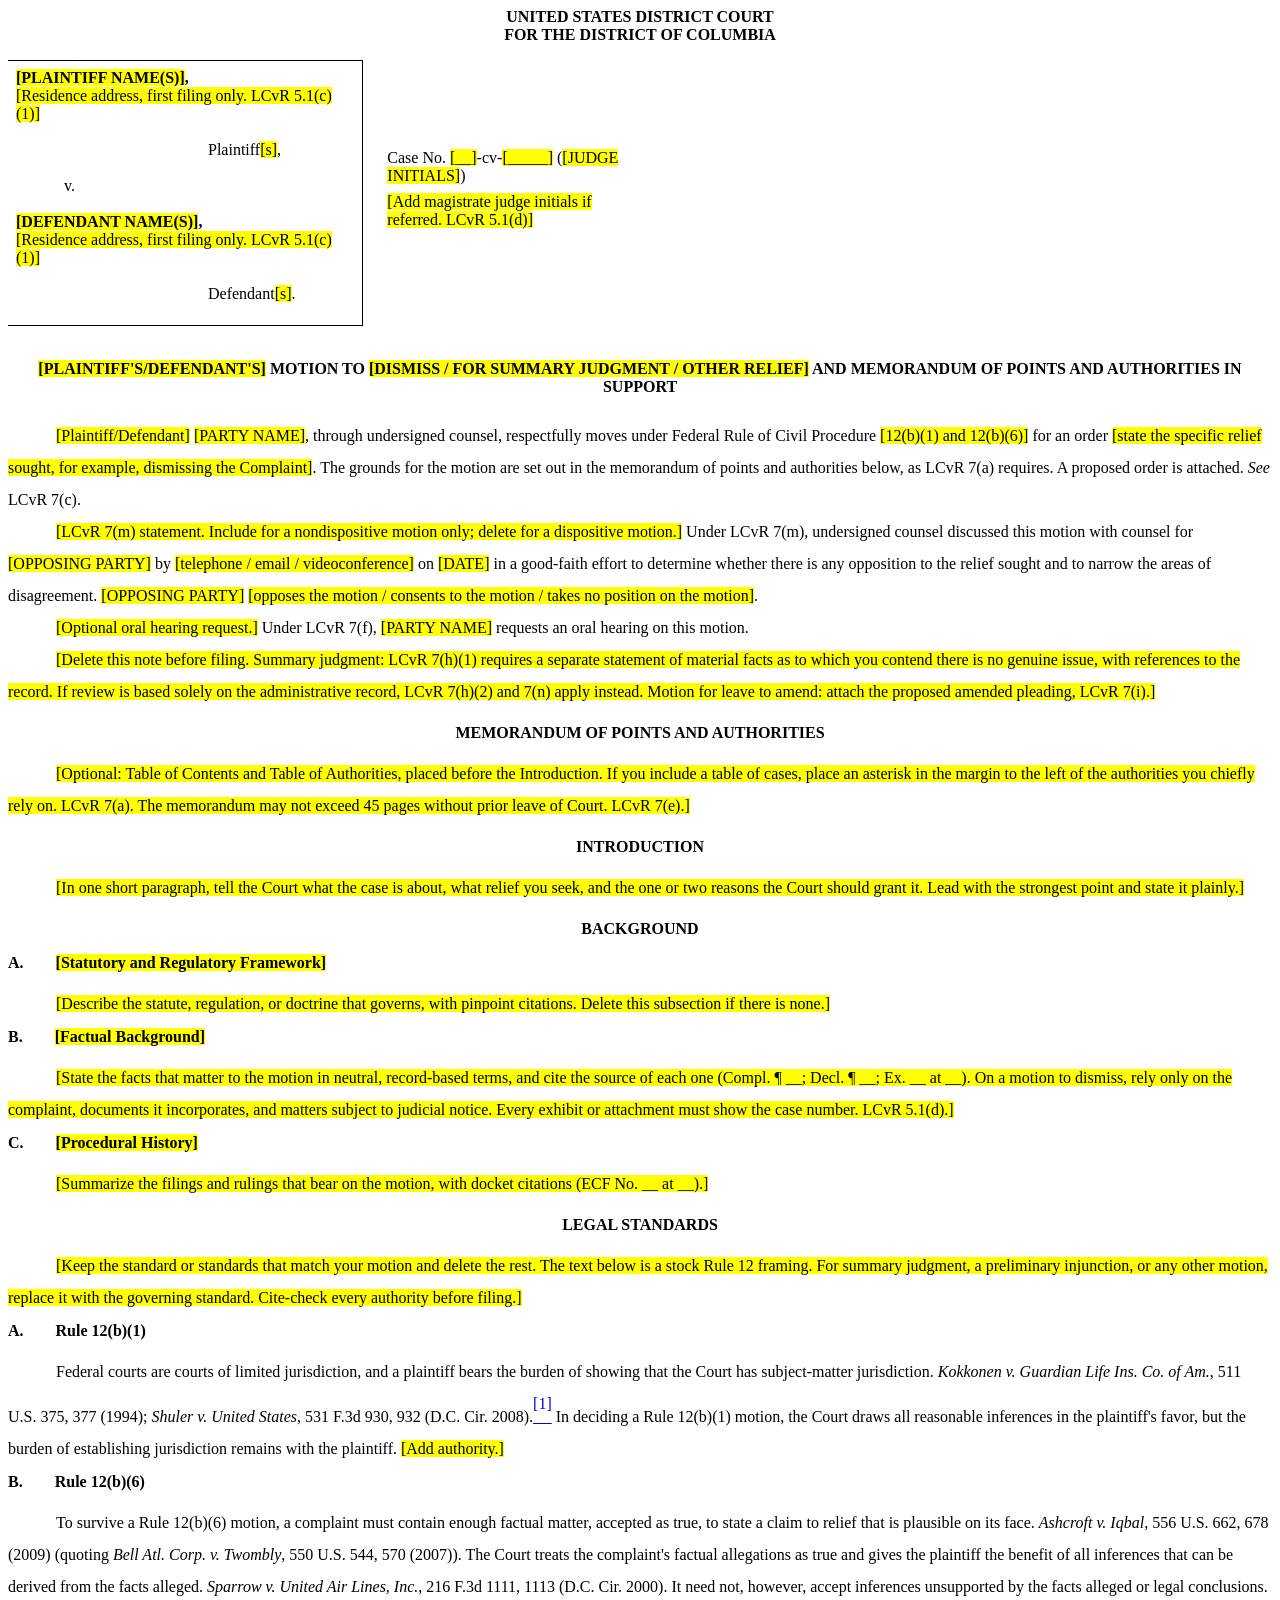
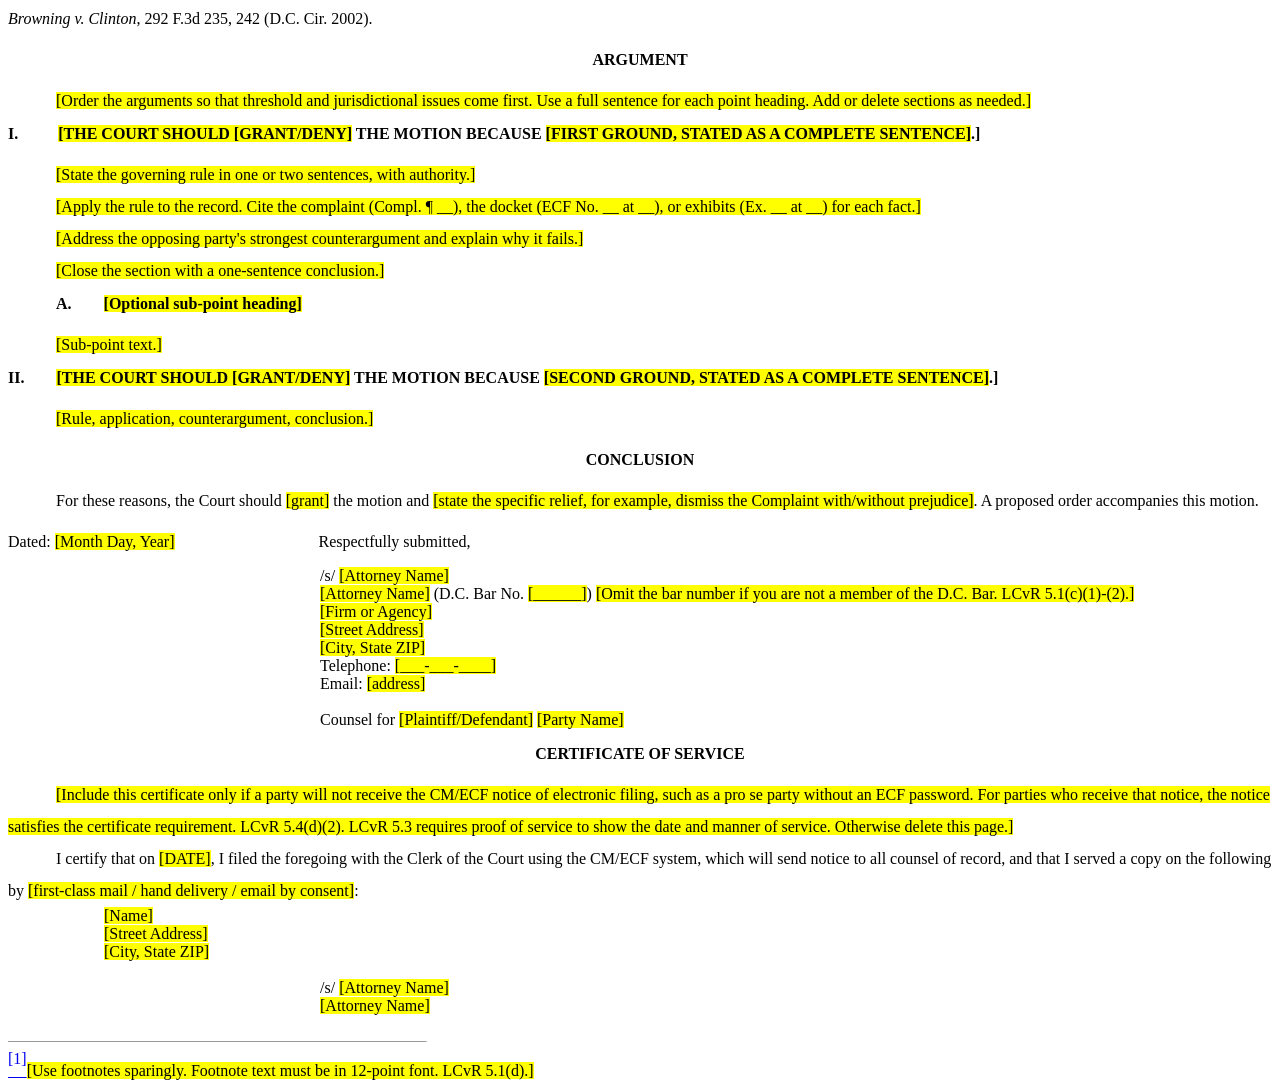
<file: docs/ddc-motion-and-memorandum-template.html>
<html xmlns:o="urn:schemas-microsoft-com:office:office"
xmlns:w="urn:schemas-microsoft-com:office:word"
xmlns:m="http://schemas.microsoft.com/office/2004/12/omml"
xmlns="http://www.w3.org/TR/REC-html40">

<head>
<meta http-equiv=Content-Type content="text/html; charset=utf-8">
<meta name=ProgId content=Word.Document>
<meta name=Generator content="Microsoft Word 15">
<meta name=Originator content="Microsoft Word 15">
<link rel=File-List
href="file:///C:/Users/jjwil/AppData/Local/Temp/msohtmlclip1/01/clip_filelist.xml">
<link rel=themeData
href="file:///C:/Users/jjwil/AppData/Local/Temp/msohtmlclip1/01/clip_themedata.thmx">
<link rel=colorSchemeMapping
href="file:///C:/Users/jjwil/AppData/Local/Temp/msohtmlclip1/01/clip_colorschememapping.xml">
<!--[if gte mso 9]><xml>
 <w:WordDocument>
  <w:View>Normal</w:View>
  <w:Zoom>0</w:Zoom>
  <w:TrackMoves>false</w:TrackMoves>
  <w:TrackFormatting/>
  <w:PunctuationKerning/>
  <w:ValidateAgainstSchemas/>
  <w:SaveIfXMLInvalid>false</w:SaveIfXMLInvalid>
  <w:IgnoreMixedContent>false</w:IgnoreMixedContent>
  <w:AlwaysShowPlaceholderText>false</w:AlwaysShowPlaceholderText>
  <w:DoNotPromoteQF/>
  <w:LidThemeOther>EN-US</w:LidThemeOther>
  <w:LidThemeAsian>X-NONE</w:LidThemeAsian>
  <w:LidThemeComplexScript>X-NONE</w:LidThemeComplexScript>
  <w:Compatibility>
   <w:BreakWrappedTables/>
   <w:SnapToGridInCell/>
   <w:WrapTextWithPunct/>
   <w:UseAsianBreakRules/>
   <w:DontGrowAutofit/>
   <w:SplitPgBreakAndParaMark/>
   <w:EnableOpenTypeKerning/>
   <w:DontFlipMirrorIndents/>
   <w:OverrideTableStyleHps/>
  </w:Compatibility>
  <w:DoNotOptimizeForBrowser/>
  <m:mathPr>
   <m:mathFont m:val="Cambria Math"/>
   <m:brkBin m:val="before"/>
   <m:brkBinSub m:val="&#45;-"/>
   <m:smallFrac m:val="off"/>
   <m:dispDef/>
   <m:lMargin m:val="0"/>
   <m:rMargin m:val="0"/>
   <m:defJc m:val="centerGroup"/>
   <m:wrapIndent m:val="1440"/>
   <m:intLim m:val="subSup"/>
   <m:naryLim m:val="undOvr"/>
  </m:mathPr></w:WordDocument>
</xml><![endif]--><!--[if gte mso 9]><xml>
 <w:LatentStyles DefLockedState="false" DefUnhideWhenUsed="false"
  DefSemiHidden="false" DefQFormat="false" DefPriority="99"
  LatentStyleCount="376">
  <w:LsdException Locked="false" Priority="0" QFormat="true" Name="Normal"/>
  <w:LsdException Locked="false" Priority="9" QFormat="true" Name="heading 1"/>
  <w:LsdException Locked="false" Priority="9" SemiHidden="true"
   UnhideWhenUsed="true" QFormat="true" Name="heading 2"/>
  <w:LsdException Locked="false" Priority="9" SemiHidden="true"
   UnhideWhenUsed="true" QFormat="true" Name="heading 3"/>
  <w:LsdException Locked="false" Priority="9" SemiHidden="true"
   UnhideWhenUsed="true" QFormat="true" Name="heading 4"/>
  <w:LsdException Locked="false" Priority="9" SemiHidden="true"
   UnhideWhenUsed="true" QFormat="true" Name="heading 5"/>
  <w:LsdException Locked="false" Priority="9" SemiHidden="true"
   UnhideWhenUsed="true" QFormat="true" Name="heading 6"/>
  <w:LsdException Locked="false" Priority="9" SemiHidden="true"
   UnhideWhenUsed="true" QFormat="true" Name="heading 7"/>
  <w:LsdException Locked="false" Priority="9" SemiHidden="true"
   UnhideWhenUsed="true" QFormat="true" Name="heading 8"/>
  <w:LsdException Locked="false" Priority="9" SemiHidden="true"
   UnhideWhenUsed="true" QFormat="true" Name="heading 9"/>
  <w:LsdException Locked="false" SemiHidden="true" UnhideWhenUsed="true"
   Name="index 1"/>
  <w:LsdException Locked="false" SemiHidden="true" UnhideWhenUsed="true"
   Name="index 2"/>
  <w:LsdException Locked="false" SemiHidden="true" UnhideWhenUsed="true"
   Name="index 3"/>
  <w:LsdException Locked="false" SemiHidden="true" UnhideWhenUsed="true"
   Name="index 4"/>
  <w:LsdException Locked="false" SemiHidden="true" UnhideWhenUsed="true"
   Name="index 5"/>
  <w:LsdException Locked="false" SemiHidden="true" UnhideWhenUsed="true"
   Name="index 6"/>
  <w:LsdException Locked="false" SemiHidden="true" UnhideWhenUsed="true"
   Name="index 7"/>
  <w:LsdException Locked="false" SemiHidden="true" UnhideWhenUsed="true"
   Name="index 8"/>
  <w:LsdException Locked="false" SemiHidden="true" UnhideWhenUsed="true"
   Name="index 9"/>
  <w:LsdException Locked="false" Priority="39" SemiHidden="true"
   UnhideWhenUsed="true" Name="toc 1"/>
  <w:LsdException Locked="false" Priority="39" SemiHidden="true"
   UnhideWhenUsed="true" Name="toc 2"/>
  <w:LsdException Locked="false" Priority="39" SemiHidden="true"
   UnhideWhenUsed="true" Name="toc 3"/>
  <w:LsdException Locked="false" Priority="39" SemiHidden="true"
   UnhideWhenUsed="true" Name="toc 4"/>
  <w:LsdException Locked="false" Priority="39" SemiHidden="true"
   UnhideWhenUsed="true" Name="toc 5"/>
  <w:LsdException Locked="false" Priority="39" SemiHidden="true"
   UnhideWhenUsed="true" Name="toc 6"/>
  <w:LsdException Locked="false" Priority="39" SemiHidden="true"
   UnhideWhenUsed="true" Name="toc 7"/>
  <w:LsdException Locked="false" Priority="39" SemiHidden="true"
   UnhideWhenUsed="true" Name="toc 8"/>
  <w:LsdException Locked="false" Priority="39" SemiHidden="true"
   UnhideWhenUsed="true" Name="toc 9"/>
  <w:LsdException Locked="false" SemiHidden="true" UnhideWhenUsed="true"
   Name="Normal Indent"/>
  <w:LsdException Locked="false" SemiHidden="true" UnhideWhenUsed="true"
   Name="footnote text"/>
  <w:LsdException Locked="false" SemiHidden="true" UnhideWhenUsed="true"
   Name="annotation text"/>
  <w:LsdException Locked="false" SemiHidden="true" UnhideWhenUsed="true"
   Name="header"/>
  <w:LsdException Locked="false" SemiHidden="true" UnhideWhenUsed="true"
   Name="footer"/>
  <w:LsdException Locked="false" SemiHidden="true" UnhideWhenUsed="true"
   Name="index heading"/>
  <w:LsdException Locked="false" Priority="35" SemiHidden="true"
   UnhideWhenUsed="true" QFormat="true" Name="caption"/>
  <w:LsdException Locked="false" SemiHidden="true" UnhideWhenUsed="true"
   Name="table of figures"/>
  <w:LsdException Locked="false" SemiHidden="true" UnhideWhenUsed="true"
   Name="envelope address"/>
  <w:LsdException Locked="false" SemiHidden="true" UnhideWhenUsed="true"
   Name="envelope return"/>
  <w:LsdException Locked="false" SemiHidden="true" UnhideWhenUsed="true"
   Name="footnote reference"/>
  <w:LsdException Locked="false" SemiHidden="true" UnhideWhenUsed="true"
   Name="annotation reference"/>
  <w:LsdException Locked="false" SemiHidden="true" UnhideWhenUsed="true"
   Name="line number"/>
  <w:LsdException Locked="false" SemiHidden="true" UnhideWhenUsed="true"
   Name="page number"/>
  <w:LsdException Locked="false" SemiHidden="true" UnhideWhenUsed="true"
   Name="endnote reference"/>
  <w:LsdException Locked="false" SemiHidden="true" UnhideWhenUsed="true"
   Name="endnote text"/>
  <w:LsdException Locked="false" SemiHidden="true" UnhideWhenUsed="true"
   Name="table of authorities"/>
  <w:LsdException Locked="false" SemiHidden="true" UnhideWhenUsed="true"
   Name="macro"/>
  <w:LsdException Locked="false" SemiHidden="true" UnhideWhenUsed="true"
   Name="toa heading"/>
  <w:LsdException Locked="false" SemiHidden="true" UnhideWhenUsed="true"
   Name="List"/>
  <w:LsdException Locked="false" SemiHidden="true" UnhideWhenUsed="true"
   Name="List Bullet"/>
  <w:LsdException Locked="false" SemiHidden="true" UnhideWhenUsed="true"
   Name="List Number"/>
  <w:LsdException Locked="false" SemiHidden="true" UnhideWhenUsed="true"
   Name="List 2"/>
  <w:LsdException Locked="false" SemiHidden="true" UnhideWhenUsed="true"
   Name="List 3"/>
  <w:LsdException Locked="false" SemiHidden="true" UnhideWhenUsed="true"
   Name="List 4"/>
  <w:LsdException Locked="false" SemiHidden="true" UnhideWhenUsed="true"
   Name="List 5"/>
  <w:LsdException Locked="false" SemiHidden="true" UnhideWhenUsed="true"
   Name="List Bullet 2"/>
  <w:LsdException Locked="false" SemiHidden="true" UnhideWhenUsed="true"
   Name="List Bullet 3"/>
  <w:LsdException Locked="false" SemiHidden="true" UnhideWhenUsed="true"
   Name="List Bullet 4"/>
  <w:LsdException Locked="false" SemiHidden="true" UnhideWhenUsed="true"
   Name="List Bullet 5"/>
  <w:LsdException Locked="false" SemiHidden="true" UnhideWhenUsed="true"
   Name="List Number 2"/>
  <w:LsdException Locked="false" SemiHidden="true" UnhideWhenUsed="true"
   Name="List Number 3"/>
  <w:LsdException Locked="false" SemiHidden="true" UnhideWhenUsed="true"
   Name="List Number 4"/>
  <w:LsdException Locked="false" SemiHidden="true" UnhideWhenUsed="true"
   Name="List Number 5"/>
  <w:LsdException Locked="false" Priority="10" QFormat="true" Name="Title"/>
  <w:LsdException Locked="false" SemiHidden="true" UnhideWhenUsed="true"
   Name="Closing"/>
  <w:LsdException Locked="false" SemiHidden="true" UnhideWhenUsed="true"
   Name="Signature"/>
  <w:LsdException Locked="false" Priority="1" SemiHidden="true"
   UnhideWhenUsed="true" Name="Default Paragraph Font"/>
  <w:LsdException Locked="false" SemiHidden="true" UnhideWhenUsed="true"
   Name="Body Text"/>
  <w:LsdException Locked="false" SemiHidden="true" UnhideWhenUsed="true"
   Name="Body Text Indent"/>
  <w:LsdException Locked="false" SemiHidden="true" UnhideWhenUsed="true"
   Name="List Continue"/>
  <w:LsdException Locked="false" SemiHidden="true" UnhideWhenUsed="true"
   Name="List Continue 2"/>
  <w:LsdException Locked="false" SemiHidden="true" UnhideWhenUsed="true"
   Name="List Continue 3"/>
  <w:LsdException Locked="false" SemiHidden="true" UnhideWhenUsed="true"
   Name="List Continue 4"/>
  <w:LsdException Locked="false" SemiHidden="true" UnhideWhenUsed="true"
   Name="List Continue 5"/>
  <w:LsdException Locked="false" SemiHidden="true" UnhideWhenUsed="true"
   Name="Message Header"/>
  <w:LsdException Locked="false" Priority="11" QFormat="true" Name="Subtitle"/>
  <w:LsdException Locked="false" SemiHidden="true" UnhideWhenUsed="true"
   Name="Salutation"/>
  <w:LsdException Locked="false" SemiHidden="true" UnhideWhenUsed="true"
   Name="Date"/>
  <w:LsdException Locked="false" SemiHidden="true" UnhideWhenUsed="true"
   Name="Body Text First Indent"/>
  <w:LsdException Locked="false" SemiHidden="true" UnhideWhenUsed="true"
   Name="Body Text First Indent 2"/>
  <w:LsdException Locked="false" SemiHidden="true" UnhideWhenUsed="true"
   Name="Note Heading"/>
  <w:LsdException Locked="false" SemiHidden="true" UnhideWhenUsed="true"
   Name="Body Text 2"/>
  <w:LsdException Locked="false" SemiHidden="true" UnhideWhenUsed="true"
   Name="Body Text 3"/>
  <w:LsdException Locked="false" SemiHidden="true" UnhideWhenUsed="true"
   Name="Body Text Indent 2"/>
  <w:LsdException Locked="false" SemiHidden="true" UnhideWhenUsed="true"
   Name="Body Text Indent 3"/>
  <w:LsdException Locked="false" SemiHidden="true" UnhideWhenUsed="true"
   Name="Block Text"/>
  <w:LsdException Locked="false" SemiHidden="true" UnhideWhenUsed="true"
   Name="Hyperlink"/>
  <w:LsdException Locked="false" SemiHidden="true" UnhideWhenUsed="true"
   Name="FollowedHyperlink"/>
  <w:LsdException Locked="false" Priority="22" QFormat="true" Name="Strong"/>
  <w:LsdException Locked="false" Priority="20" QFormat="true" Name="Emphasis"/>
  <w:LsdException Locked="false" SemiHidden="true" UnhideWhenUsed="true"
   Name="Document Map"/>
  <w:LsdException Locked="false" SemiHidden="true" UnhideWhenUsed="true"
   Name="Plain Text"/>
  <w:LsdException Locked="false" SemiHidden="true" UnhideWhenUsed="true"
   Name="E-mail Signature"/>
  <w:LsdException Locked="false" SemiHidden="true" UnhideWhenUsed="true"
   Name="HTML Top of Form"/>
  <w:LsdException Locked="false" SemiHidden="true" UnhideWhenUsed="true"
   Name="HTML Bottom of Form"/>
  <w:LsdException Locked="false" SemiHidden="true" UnhideWhenUsed="true"
   Name="Normal (Web)"/>
  <w:LsdException Locked="false" SemiHidden="true" UnhideWhenUsed="true"
   Name="HTML Acronym"/>
  <w:LsdException Locked="false" SemiHidden="true" UnhideWhenUsed="true"
   Name="HTML Address"/>
  <w:LsdException Locked="false" SemiHidden="true" UnhideWhenUsed="true"
   Name="HTML Cite"/>
  <w:LsdException Locked="false" SemiHidden="true" UnhideWhenUsed="true"
   Name="HTML Code"/>
  <w:LsdException Locked="false" SemiHidden="true" UnhideWhenUsed="true"
   Name="HTML Definition"/>
  <w:LsdException Locked="false" SemiHidden="true" UnhideWhenUsed="true"
   Name="HTML Keyboard"/>
  <w:LsdException Locked="false" SemiHidden="true" UnhideWhenUsed="true"
   Name="HTML Preformatted"/>
  <w:LsdException Locked="false" SemiHidden="true" UnhideWhenUsed="true"
   Name="HTML Sample"/>
  <w:LsdException Locked="false" SemiHidden="true" UnhideWhenUsed="true"
   Name="HTML Typewriter"/>
  <w:LsdException Locked="false" SemiHidden="true" UnhideWhenUsed="true"
   Name="HTML Variable"/>
  <w:LsdException Locked="false" SemiHidden="true" UnhideWhenUsed="true"
   Name="Normal Table"/>
  <w:LsdException Locked="false" SemiHidden="true" UnhideWhenUsed="true"
   Name="annotation subject"/>
  <w:LsdException Locked="false" SemiHidden="true" UnhideWhenUsed="true"
   Name="No List"/>
  <w:LsdException Locked="false" SemiHidden="true" UnhideWhenUsed="true"
   Name="Outline List 1"/>
  <w:LsdException Locked="false" SemiHidden="true" UnhideWhenUsed="true"
   Name="Outline List 2"/>
  <w:LsdException Locked="false" SemiHidden="true" UnhideWhenUsed="true"
   Name="Outline List 3"/>
  <w:LsdException Locked="false" SemiHidden="true" UnhideWhenUsed="true"
   Name="Table Simple 1"/>
  <w:LsdException Locked="false" SemiHidden="true" UnhideWhenUsed="true"
   Name="Table Simple 2"/>
  <w:LsdException Locked="false" SemiHidden="true" UnhideWhenUsed="true"
   Name="Table Simple 3"/>
  <w:LsdException Locked="false" SemiHidden="true" UnhideWhenUsed="true"
   Name="Table Classic 1"/>
  <w:LsdException Locked="false" SemiHidden="true" UnhideWhenUsed="true"
   Name="Table Classic 2"/>
  <w:LsdException Locked="false" SemiHidden="true" UnhideWhenUsed="true"
   Name="Table Classic 3"/>
  <w:LsdException Locked="false" SemiHidden="true" UnhideWhenUsed="true"
   Name="Table Classic 4"/>
  <w:LsdException Locked="false" SemiHidden="true" UnhideWhenUsed="true"
   Name="Table Colorful 1"/>
  <w:LsdException Locked="false" SemiHidden="true" UnhideWhenUsed="true"
   Name="Table Colorful 2"/>
  <w:LsdException Locked="false" SemiHidden="true" UnhideWhenUsed="true"
   Name="Table Colorful 3"/>
  <w:LsdException Locked="false" SemiHidden="true" UnhideWhenUsed="true"
   Name="Table Columns 1"/>
  <w:LsdException Locked="false" SemiHidden="true" UnhideWhenUsed="true"
   Name="Table Columns 2"/>
  <w:LsdException Locked="false" SemiHidden="true" UnhideWhenUsed="true"
   Name="Table Columns 3"/>
  <w:LsdException Locked="false" SemiHidden="true" UnhideWhenUsed="true"
   Name="Table Columns 4"/>
  <w:LsdException Locked="false" SemiHidden="true" UnhideWhenUsed="true"
   Name="Table Columns 5"/>
  <w:LsdException Locked="false" SemiHidden="true" UnhideWhenUsed="true"
   Name="Table Grid 1"/>
  <w:LsdException Locked="false" SemiHidden="true" UnhideWhenUsed="true"
   Name="Table Grid 2"/>
  <w:LsdException Locked="false" SemiHidden="true" UnhideWhenUsed="true"
   Name="Table Grid 3"/>
  <w:LsdException Locked="false" SemiHidden="true" UnhideWhenUsed="true"
   Name="Table Grid 4"/>
  <w:LsdException Locked="false" SemiHidden="true" UnhideWhenUsed="true"
   Name="Table Grid 5"/>
  <w:LsdException Locked="false" SemiHidden="true" UnhideWhenUsed="true"
   Name="Table Grid 6"/>
  <w:LsdException Locked="false" SemiHidden="true" UnhideWhenUsed="true"
   Name="Table Grid 7"/>
  <w:LsdException Locked="false" SemiHidden="true" UnhideWhenUsed="true"
   Name="Table Grid 8"/>
  <w:LsdException Locked="false" SemiHidden="true" UnhideWhenUsed="true"
   Name="Table List 1"/>
  <w:LsdException Locked="false" SemiHidden="true" UnhideWhenUsed="true"
   Name="Table List 2"/>
  <w:LsdException Locked="false" SemiHidden="true" UnhideWhenUsed="true"
   Name="Table List 3"/>
  <w:LsdException Locked="false" SemiHidden="true" UnhideWhenUsed="true"
   Name="Table List 4"/>
  <w:LsdException Locked="false" SemiHidden="true" UnhideWhenUsed="true"
   Name="Table List 5"/>
  <w:LsdException Locked="false" SemiHidden="true" UnhideWhenUsed="true"
   Name="Table List 6"/>
  <w:LsdException Locked="false" SemiHidden="true" UnhideWhenUsed="true"
   Name="Table List 7"/>
  <w:LsdException Locked="false" SemiHidden="true" UnhideWhenUsed="true"
   Name="Table List 8"/>
  <w:LsdException Locked="false" SemiHidden="true" UnhideWhenUsed="true"
   Name="Table 3D effects 1"/>
  <w:LsdException Locked="false" SemiHidden="true" UnhideWhenUsed="true"
   Name="Table 3D effects 2"/>
  <w:LsdException Locked="false" SemiHidden="true" UnhideWhenUsed="true"
   Name="Table 3D effects 3"/>
  <w:LsdException Locked="false" SemiHidden="true" UnhideWhenUsed="true"
   Name="Table Contemporary"/>
  <w:LsdException Locked="false" SemiHidden="true" UnhideWhenUsed="true"
   Name="Table Elegant"/>
  <w:LsdException Locked="false" SemiHidden="true" UnhideWhenUsed="true"
   Name="Table Professional"/>
  <w:LsdException Locked="false" SemiHidden="true" UnhideWhenUsed="true"
   Name="Table Subtle 1"/>
  <w:LsdException Locked="false" SemiHidden="true" UnhideWhenUsed="true"
   Name="Table Subtle 2"/>
  <w:LsdException Locked="false" SemiHidden="true" UnhideWhenUsed="true"
   Name="Table Web 1"/>
  <w:LsdException Locked="false" SemiHidden="true" UnhideWhenUsed="true"
   Name="Table Web 2"/>
  <w:LsdException Locked="false" SemiHidden="true" UnhideWhenUsed="true"
   Name="Table Web 3"/>
  <w:LsdException Locked="false" SemiHidden="true" UnhideWhenUsed="true"
   Name="Balloon Text"/>
  <w:LsdException Locked="false" Priority="39" Name="Table Grid"/>
  <w:LsdException Locked="false" SemiHidden="true" UnhideWhenUsed="true"
   Name="Table Theme"/>
  <w:LsdException Locked="false" SemiHidden="true" Name="Placeholder Text"/>
  <w:LsdException Locked="false" Priority="1" QFormat="true" Name="No Spacing"/>
  <w:LsdException Locked="false" Priority="60" Name="Light Shading"/>
  <w:LsdException Locked="false" Priority="61" Name="Light List"/>
  <w:LsdException Locked="false" Priority="62" Name="Light Grid"/>
  <w:LsdException Locked="false" Priority="63" Name="Medium Shading 1"/>
  <w:LsdException Locked="false" Priority="64" Name="Medium Shading 2"/>
  <w:LsdException Locked="false" Priority="65" Name="Medium List 1"/>
  <w:LsdException Locked="false" Priority="66" Name="Medium List 2"/>
  <w:LsdException Locked="false" Priority="67" Name="Medium Grid 1"/>
  <w:LsdException Locked="false" Priority="68" Name="Medium Grid 2"/>
  <w:LsdException Locked="false" Priority="69" Name="Medium Grid 3"/>
  <w:LsdException Locked="false" Priority="70" Name="Dark List"/>
  <w:LsdException Locked="false" Priority="71" Name="Colorful Shading"/>
  <w:LsdException Locked="false" Priority="72" Name="Colorful List"/>
  <w:LsdException Locked="false" Priority="73" Name="Colorful Grid"/>
  <w:LsdException Locked="false" Priority="60" Name="Light Shading Accent 1"/>
  <w:LsdException Locked="false" Priority="61" Name="Light List Accent 1"/>
  <w:LsdException Locked="false" Priority="62" Name="Light Grid Accent 1"/>
  <w:LsdException Locked="false" Priority="63" Name="Medium Shading 1 Accent 1"/>
  <w:LsdException Locked="false" Priority="64" Name="Medium Shading 2 Accent 1"/>
  <w:LsdException Locked="false" Priority="65" Name="Medium List 1 Accent 1"/>
  <w:LsdException Locked="false" SemiHidden="true" Name="Revision"/>
  <w:LsdException Locked="false" Priority="34" QFormat="true"
   Name="List Paragraph"/>
  <w:LsdException Locked="false" Priority="29" QFormat="true" Name="Quote"/>
  <w:LsdException Locked="false" Priority="30" QFormat="true"
   Name="Intense Quote"/>
  <w:LsdException Locked="false" Priority="66" Name="Medium List 2 Accent 1"/>
  <w:LsdException Locked="false" Priority="67" Name="Medium Grid 1 Accent 1"/>
  <w:LsdException Locked="false" Priority="68" Name="Medium Grid 2 Accent 1"/>
  <w:LsdException Locked="false" Priority="69" Name="Medium Grid 3 Accent 1"/>
  <w:LsdException Locked="false" Priority="70" Name="Dark List Accent 1"/>
  <w:LsdException Locked="false" Priority="71" Name="Colorful Shading Accent 1"/>
  <w:LsdException Locked="false" Priority="72" Name="Colorful List Accent 1"/>
  <w:LsdException Locked="false" Priority="73" Name="Colorful Grid Accent 1"/>
  <w:LsdException Locked="false" Priority="60" Name="Light Shading Accent 2"/>
  <w:LsdException Locked="false" Priority="61" Name="Light List Accent 2"/>
  <w:LsdException Locked="false" Priority="62" Name="Light Grid Accent 2"/>
  <w:LsdException Locked="false" Priority="63" Name="Medium Shading 1 Accent 2"/>
  <w:LsdException Locked="false" Priority="64" Name="Medium Shading 2 Accent 2"/>
  <w:LsdException Locked="false" Priority="65" Name="Medium List 1 Accent 2"/>
  <w:LsdException Locked="false" Priority="66" Name="Medium List 2 Accent 2"/>
  <w:LsdException Locked="false" Priority="67" Name="Medium Grid 1 Accent 2"/>
  <w:LsdException Locked="false" Priority="68" Name="Medium Grid 2 Accent 2"/>
  <w:LsdException Locked="false" Priority="69" Name="Medium Grid 3 Accent 2"/>
  <w:LsdException Locked="false" Priority="70" Name="Dark List Accent 2"/>
  <w:LsdException Locked="false" Priority="71" Name="Colorful Shading Accent 2"/>
  <w:LsdException Locked="false" Priority="72" Name="Colorful List Accent 2"/>
  <w:LsdException Locked="false" Priority="73" Name="Colorful Grid Accent 2"/>
  <w:LsdException Locked="false" Priority="60" Name="Light Shading Accent 3"/>
  <w:LsdException Locked="false" Priority="61" Name="Light List Accent 3"/>
  <w:LsdException Locked="false" Priority="62" Name="Light Grid Accent 3"/>
  <w:LsdException Locked="false" Priority="63" Name="Medium Shading 1 Accent 3"/>
  <w:LsdException Locked="false" Priority="64" Name="Medium Shading 2 Accent 3"/>
  <w:LsdException Locked="false" Priority="65" Name="Medium List 1 Accent 3"/>
  <w:LsdException Locked="false" Priority="66" Name="Medium List 2 Accent 3"/>
  <w:LsdException Locked="false" Priority="67" Name="Medium Grid 1 Accent 3"/>
  <w:LsdException Locked="false" Priority="68" Name="Medium Grid 2 Accent 3"/>
  <w:LsdException Locked="false" Priority="69" Name="Medium Grid 3 Accent 3"/>
  <w:LsdException Locked="false" Priority="70" Name="Dark List Accent 3"/>
  <w:LsdException Locked="false" Priority="71" Name="Colorful Shading Accent 3"/>
  <w:LsdException Locked="false" Priority="72" Name="Colorful List Accent 3"/>
  <w:LsdException Locked="false" Priority="73" Name="Colorful Grid Accent 3"/>
  <w:LsdException Locked="false" Priority="60" Name="Light Shading Accent 4"/>
  <w:LsdException Locked="false" Priority="61" Name="Light List Accent 4"/>
  <w:LsdException Locked="false" Priority="62" Name="Light Grid Accent 4"/>
  <w:LsdException Locked="false" Priority="63" Name="Medium Shading 1 Accent 4"/>
  <w:LsdException Locked="false" Priority="64" Name="Medium Shading 2 Accent 4"/>
  <w:LsdException Locked="false" Priority="65" Name="Medium List 1 Accent 4"/>
  <w:LsdException Locked="false" Priority="66" Name="Medium List 2 Accent 4"/>
  <w:LsdException Locked="false" Priority="67" Name="Medium Grid 1 Accent 4"/>
  <w:LsdException Locked="false" Priority="68" Name="Medium Grid 2 Accent 4"/>
  <w:LsdException Locked="false" Priority="69" Name="Medium Grid 3 Accent 4"/>
  <w:LsdException Locked="false" Priority="70" Name="Dark List Accent 4"/>
  <w:LsdException Locked="false" Priority="71" Name="Colorful Shading Accent 4"/>
  <w:LsdException Locked="false" Priority="72" Name="Colorful List Accent 4"/>
  <w:LsdException Locked="false" Priority="73" Name="Colorful Grid Accent 4"/>
  <w:LsdException Locked="false" Priority="60" Name="Light Shading Accent 5"/>
  <w:LsdException Locked="false" Priority="61" Name="Light List Accent 5"/>
  <w:LsdException Locked="false" Priority="62" Name="Light Grid Accent 5"/>
  <w:LsdException Locked="false" Priority="63" Name="Medium Shading 1 Accent 5"/>
  <w:LsdException Locked="false" Priority="64" Name="Medium Shading 2 Accent 5"/>
  <w:LsdException Locked="false" Priority="65" Name="Medium List 1 Accent 5"/>
  <w:LsdException Locked="false" Priority="66" Name="Medium List 2 Accent 5"/>
  <w:LsdException Locked="false" Priority="67" Name="Medium Grid 1 Accent 5"/>
  <w:LsdException Locked="false" Priority="68" Name="Medium Grid 2 Accent 5"/>
  <w:LsdException Locked="false" Priority="69" Name="Medium Grid 3 Accent 5"/>
  <w:LsdException Locked="false" Priority="70" Name="Dark List Accent 5"/>
  <w:LsdException Locked="false" Priority="71" Name="Colorful Shading Accent 5"/>
  <w:LsdException Locked="false" Priority="72" Name="Colorful List Accent 5"/>
  <w:LsdException Locked="false" Priority="73" Name="Colorful Grid Accent 5"/>
  <w:LsdException Locked="false" Priority="60" Name="Light Shading Accent 6"/>
  <w:LsdException Locked="false" Priority="61" Name="Light List Accent 6"/>
  <w:LsdException Locked="false" Priority="62" Name="Light Grid Accent 6"/>
  <w:LsdException Locked="false" Priority="63" Name="Medium Shading 1 Accent 6"/>
  <w:LsdException Locked="false" Priority="64" Name="Medium Shading 2 Accent 6"/>
  <w:LsdException Locked="false" Priority="65" Name="Medium List 1 Accent 6"/>
  <w:LsdException Locked="false" Priority="66" Name="Medium List 2 Accent 6"/>
  <w:LsdException Locked="false" Priority="67" Name="Medium Grid 1 Accent 6"/>
  <w:LsdException Locked="false" Priority="68" Name="Medium Grid 2 Accent 6"/>
  <w:LsdException Locked="false" Priority="69" Name="Medium Grid 3 Accent 6"/>
  <w:LsdException Locked="false" Priority="70" Name="Dark List Accent 6"/>
  <w:LsdException Locked="false" Priority="71" Name="Colorful Shading Accent 6"/>
  <w:LsdException Locked="false" Priority="72" Name="Colorful List Accent 6"/>
  <w:LsdException Locked="false" Priority="73" Name="Colorful Grid Accent 6"/>
  <w:LsdException Locked="false" Priority="19" QFormat="true"
   Name="Subtle Emphasis"/>
  <w:LsdException Locked="false" Priority="21" QFormat="true"
   Name="Intense Emphasis"/>
  <w:LsdException Locked="false" Priority="31" QFormat="true"
   Name="Subtle Reference"/>
  <w:LsdException Locked="false" Priority="32" QFormat="true"
   Name="Intense Reference"/>
  <w:LsdException Locked="false" Priority="33" QFormat="true" Name="Book Title"/>
  <w:LsdException Locked="false" Priority="37" SemiHidden="true"
   UnhideWhenUsed="true" Name="Bibliography"/>
  <w:LsdException Locked="false" Priority="39" SemiHidden="true"
   UnhideWhenUsed="true" QFormat="true" Name="TOC Heading"/>
  <w:LsdException Locked="false" Priority="41" Name="Plain Table 1"/>
  <w:LsdException Locked="false" Priority="42" Name="Plain Table 2"/>
  <w:LsdException Locked="false" Priority="43" Name="Plain Table 3"/>
  <w:LsdException Locked="false" Priority="44" Name="Plain Table 4"/>
  <w:LsdException Locked="false" Priority="45" Name="Plain Table 5"/>
  <w:LsdException Locked="false" Priority="40" Name="Grid Table Light"/>
  <w:LsdException Locked="false" Priority="46" Name="Grid Table 1 Light"/>
  <w:LsdException Locked="false" Priority="47" Name="Grid Table 2"/>
  <w:LsdException Locked="false" Priority="48" Name="Grid Table 3"/>
  <w:LsdException Locked="false" Priority="49" Name="Grid Table 4"/>
  <w:LsdException Locked="false" Priority="50" Name="Grid Table 5 Dark"/>
  <w:LsdException Locked="false" Priority="51" Name="Grid Table 6 Colorful"/>
  <w:LsdException Locked="false" Priority="52" Name="Grid Table 7 Colorful"/>
  <w:LsdException Locked="false" Priority="46"
   Name="Grid Table 1 Light Accent 1"/>
  <w:LsdException Locked="false" Priority="47" Name="Grid Table 2 Accent 1"/>
  <w:LsdException Locked="false" Priority="48" Name="Grid Table 3 Accent 1"/>
  <w:LsdException Locked="false" Priority="49" Name="Grid Table 4 Accent 1"/>
  <w:LsdException Locked="false" Priority="50" Name="Grid Table 5 Dark Accent 1"/>
  <w:LsdException Locked="false" Priority="51"
   Name="Grid Table 6 Colorful Accent 1"/>
  <w:LsdException Locked="false" Priority="52"
   Name="Grid Table 7 Colorful Accent 1"/>
  <w:LsdException Locked="false" Priority="46"
   Name="Grid Table 1 Light Accent 2"/>
  <w:LsdException Locked="false" Priority="47" Name="Grid Table 2 Accent 2"/>
  <w:LsdException Locked="false" Priority="48" Name="Grid Table 3 Accent 2"/>
  <w:LsdException Locked="false" Priority="49" Name="Grid Table 4 Accent 2"/>
  <w:LsdException Locked="false" Priority="50" Name="Grid Table 5 Dark Accent 2"/>
  <w:LsdException Locked="false" Priority="51"
   Name="Grid Table 6 Colorful Accent 2"/>
  <w:LsdException Locked="false" Priority="52"
   Name="Grid Table 7 Colorful Accent 2"/>
  <w:LsdException Locked="false" Priority="46"
   Name="Grid Table 1 Light Accent 3"/>
  <w:LsdException Locked="false" Priority="47" Name="Grid Table 2 Accent 3"/>
  <w:LsdException Locked="false" Priority="48" Name="Grid Table 3 Accent 3"/>
  <w:LsdException Locked="false" Priority="49" Name="Grid Table 4 Accent 3"/>
  <w:LsdException Locked="false" Priority="50" Name="Grid Table 5 Dark Accent 3"/>
  <w:LsdException Locked="false" Priority="51"
   Name="Grid Table 6 Colorful Accent 3"/>
  <w:LsdException Locked="false" Priority="52"
   Name="Grid Table 7 Colorful Accent 3"/>
  <w:LsdException Locked="false" Priority="46"
   Name="Grid Table 1 Light Accent 4"/>
  <w:LsdException Locked="false" Priority="47" Name="Grid Table 2 Accent 4"/>
  <w:LsdException Locked="false" Priority="48" Name="Grid Table 3 Accent 4"/>
  <w:LsdException Locked="false" Priority="49" Name="Grid Table 4 Accent 4"/>
  <w:LsdException Locked="false" Priority="50" Name="Grid Table 5 Dark Accent 4"/>
  <w:LsdException Locked="false" Priority="51"
   Name="Grid Table 6 Colorful Accent 4"/>
  <w:LsdException Locked="false" Priority="52"
   Name="Grid Table 7 Colorful Accent 4"/>
  <w:LsdException Locked="false" Priority="46"
   Name="Grid Table 1 Light Accent 5"/>
  <w:LsdException Locked="false" Priority="47" Name="Grid Table 2 Accent 5"/>
  <w:LsdException Locked="false" Priority="48" Name="Grid Table 3 Accent 5"/>
  <w:LsdException Locked="false" Priority="49" Name="Grid Table 4 Accent 5"/>
  <w:LsdException Locked="false" Priority="50" Name="Grid Table 5 Dark Accent 5"/>
  <w:LsdException Locked="false" Priority="51"
   Name="Grid Table 6 Colorful Accent 5"/>
  <w:LsdException Locked="false" Priority="52"
   Name="Grid Table 7 Colorful Accent 5"/>
  <w:LsdException Locked="false" Priority="46"
   Name="Grid Table 1 Light Accent 6"/>
  <w:LsdException Locked="false" Priority="47" Name="Grid Table 2 Accent 6"/>
  <w:LsdException Locked="false" Priority="48" Name="Grid Table 3 Accent 6"/>
  <w:LsdException Locked="false" Priority="49" Name="Grid Table 4 Accent 6"/>
  <w:LsdException Locked="false" Priority="50" Name="Grid Table 5 Dark Accent 6"/>
  <w:LsdException Locked="false" Priority="51"
   Name="Grid Table 6 Colorful Accent 6"/>
  <w:LsdException Locked="false" Priority="52"
   Name="Grid Table 7 Colorful Accent 6"/>
  <w:LsdException Locked="false" Priority="46" Name="List Table 1 Light"/>
  <w:LsdException Locked="false" Priority="47" Name="List Table 2"/>
  <w:LsdException Locked="false" Priority="48" Name="List Table 3"/>
  <w:LsdException Locked="false" Priority="49" Name="List Table 4"/>
  <w:LsdException Locked="false" Priority="50" Name="List Table 5 Dark"/>
  <w:LsdException Locked="false" Priority="51" Name="List Table 6 Colorful"/>
  <w:LsdException Locked="false" Priority="52" Name="List Table 7 Colorful"/>
  <w:LsdException Locked="false" Priority="46"
   Name="List Table 1 Light Accent 1"/>
  <w:LsdException Locked="false" Priority="47" Name="List Table 2 Accent 1"/>
  <w:LsdException Locked="false" Priority="48" Name="List Table 3 Accent 1"/>
  <w:LsdException Locked="false" Priority="49" Name="List Table 4 Accent 1"/>
  <w:LsdException Locked="false" Priority="50" Name="List Table 5 Dark Accent 1"/>
  <w:LsdException Locked="false" Priority="51"
   Name="List Table 6 Colorful Accent 1"/>
  <w:LsdException Locked="false" Priority="52"
   Name="List Table 7 Colorful Accent 1"/>
  <w:LsdException Locked="false" Priority="46"
   Name="List Table 1 Light Accent 2"/>
  <w:LsdException Locked="false" Priority="47" Name="List Table 2 Accent 2"/>
  <w:LsdException Locked="false" Priority="48" Name="List Table 3 Accent 2"/>
  <w:LsdException Locked="false" Priority="49" Name="List Table 4 Accent 2"/>
  <w:LsdException Locked="false" Priority="50" Name="List Table 5 Dark Accent 2"/>
  <w:LsdException Locked="false" Priority="51"
   Name="List Table 6 Colorful Accent 2"/>
  <w:LsdException Locked="false" Priority="52"
   Name="List Table 7 Colorful Accent 2"/>
  <w:LsdException Locked="false" Priority="46"
   Name="List Table 1 Light Accent 3"/>
  <w:LsdException Locked="false" Priority="47" Name="List Table 2 Accent 3"/>
  <w:LsdException Locked="false" Priority="48" Name="List Table 3 Accent 3"/>
  <w:LsdException Locked="false" Priority="49" Name="List Table 4 Accent 3"/>
  <w:LsdException Locked="false" Priority="50" Name="List Table 5 Dark Accent 3"/>
  <w:LsdException Locked="false" Priority="51"
   Name="List Table 6 Colorful Accent 3"/>
  <w:LsdException Locked="false" Priority="52"
   Name="List Table 7 Colorful Accent 3"/>
  <w:LsdException Locked="false" Priority="46"
   Name="List Table 1 Light Accent 4"/>
  <w:LsdException Locked="false" Priority="47" Name="List Table 2 Accent 4"/>
  <w:LsdException Locked="false" Priority="48" Name="List Table 3 Accent 4"/>
  <w:LsdException Locked="false" Priority="49" Name="List Table 4 Accent 4"/>
  <w:LsdException Locked="false" Priority="50" Name="List Table 5 Dark Accent 4"/>
  <w:LsdException Locked="false" Priority="51"
   Name="List Table 6 Colorful Accent 4"/>
  <w:LsdException Locked="false" Priority="52"
   Name="List Table 7 Colorful Accent 4"/>
  <w:LsdException Locked="false" Priority="46"
   Name="List Table 1 Light Accent 5"/>
  <w:LsdException Locked="false" Priority="47" Name="List Table 2 Accent 5"/>
  <w:LsdException Locked="false" Priority="48" Name="List Table 3 Accent 5"/>
  <w:LsdException Locked="false" Priority="49" Name="List Table 4 Accent 5"/>
  <w:LsdException Locked="false" Priority="50" Name="List Table 5 Dark Accent 5"/>
  <w:LsdException Locked="false" Priority="51"
   Name="List Table 6 Colorful Accent 5"/>
  <w:LsdException Locked="false" Priority="52"
   Name="List Table 7 Colorful Accent 5"/>
  <w:LsdException Locked="false" Priority="46"
   Name="List Table 1 Light Accent 6"/>
  <w:LsdException Locked="false" Priority="47" Name="List Table 2 Accent 6"/>
  <w:LsdException Locked="false" Priority="48" Name="List Table 3 Accent 6"/>
  <w:LsdException Locked="false" Priority="49" Name="List Table 4 Accent 6"/>
  <w:LsdException Locked="false" Priority="50" Name="List Table 5 Dark Accent 6"/>
  <w:LsdException Locked="false" Priority="51"
   Name="List Table 6 Colorful Accent 6"/>
  <w:LsdException Locked="false" Priority="52"
   Name="List Table 7 Colorful Accent 6"/>
  <w:LsdException Locked="false" SemiHidden="true" UnhideWhenUsed="true"
   Name="Mention"/>
  <w:LsdException Locked="false" SemiHidden="true" UnhideWhenUsed="true"
   Name="Smart Hyperlink"/>
  <w:LsdException Locked="false" SemiHidden="true" UnhideWhenUsed="true"
   Name="Hashtag"/>
  <w:LsdException Locked="false" SemiHidden="true" UnhideWhenUsed="true"
   Name="Unresolved Mention"/>
  <w:LsdException Locked="false" SemiHidden="true" UnhideWhenUsed="true"
   Name="Smart Link"/>
 </w:LatentStyles>
</xml><![endif]-->
<style>
<!--
 /* Font Definitions */
 @font-face
	{font-family:"Cambria Math";
	panose-1:2 4 5 3 5 4 6 3 2 4;
	mso-font-charset:0;
	mso-generic-font-family:roman;
	mso-font-pitch:variable;
	mso-font-signature:-536869121 1107305727 33554432 0 415 0;}
 /* Style Definitions */
 p.MsoNormal, li.MsoNormal, div.MsoNormal
	{mso-style-unhide:no;
	mso-style-qformat:yes;
	mso-style-parent:"";
	margin:0in;
	mso-pagination:widow-orphan;
	font-size:12.0pt;
	font-family:"Times New Roman",serif;
	mso-fareast-font-family:"Times New Roman";}
h1
	{mso-style-priority:9;
	mso-style-unhide:no;
	mso-style-qformat:yes;
	mso-style-link:"Heading 1 Char";
	mso-style-next:Body;
	margin-top:12.0pt;
	margin-right:0in;
	margin-bottom:12.0pt;
	margin-left:0in;
	text-align:center;
	mso-pagination:widow-orphan;
	page-break-after:avoid;
	mso-outline-level:1;
	font-size:12.0pt;
	font-family:"Times New Roman",serif;
	mso-font-kerning:0pt;}
h2
	{mso-style-priority:9;
	mso-style-qformat:yes;
	mso-style-link:"Heading 2 Char";
	mso-style-next:Body;
	margin-top:6.0pt;
	margin-right:0in;
	margin-bottom:12.0pt;
	margin-left:.5in;
	text-indent:-.5in;
	mso-pagination:widow-orphan;
	page-break-after:avoid;
	mso-outline-level:2;
	font-size:12.0pt;
	font-family:"Times New Roman",serif;}
h3
	{mso-style-priority:9;
	mso-style-qformat:yes;
	mso-style-link:"Heading 3 Char";
	mso-style-next:Body;
	margin-top:6.0pt;
	margin-right:0in;
	margin-bottom:12.0pt;
	margin-left:1.0in;
	text-indent:-.5in;
	mso-pagination:widow-orphan;
	page-break-after:avoid;
	mso-outline-level:3;
	font-size:12.0pt;
	font-family:"Times New Roman",serif;}
span.MsoFootnoteReference
	{mso-style-noshow:yes;
	mso-style-priority:99;
	mso-style-parent:"";
	vertical-align:super;}
span.Heading1Char
	{mso-style-name:"Heading 1 Char";
	mso-style-priority:9;
	mso-style-unhide:no;
	mso-style-locked:yes;
	mso-style-link:"Heading 1";
	font-weight:bold;}
span.Heading2Char
	{mso-style-name:"Heading 2 Char";
	mso-style-priority:9;
	mso-style-unhide:no;
	mso-style-locked:yes;
	mso-style-link:"Heading 2";
	font-weight:bold;}
span.Heading3Char
	{mso-style-name:"Heading 3 Char";
	mso-style-priority:9;
	mso-style-unhide:no;
	mso-style-locked:yes;
	mso-style-link:"Heading 3";
	font-weight:bold;}
p.Body, li.Body, div.Body
	{mso-style-name:Body;
	mso-style-unhide:no;
	mso-style-qformat:yes;
	margin:0in;
	text-indent:.5in;
	line-height:200%;
	mso-pagination:widow-orphan;
	font-size:12.0pt;
	font-family:"Times New Roman",serif;
	mso-fareast-font-family:"Times New Roman";}
.MsoChpDefault
	{mso-style-type:export-only;
	mso-default-props:yes;
	mso-font-kerning:0pt;
	mso-ligatures:none;}
 /* Page Definitions */
 @page
	{mso-footnote-separator:url("file:///C:/Users/jjwil/AppData/Local/Temp/msohtmlclip1/01/clip_header.htm") fs;
	mso-footnote-continuation-separator:url("file:///C:/Users/jjwil/AppData/Local/Temp/msohtmlclip1/01/clip_header.htm") fcs;
	mso-endnote-separator:url("file:///C:/Users/jjwil/AppData/Local/Temp/msohtmlclip1/01/clip_header.htm") es;
	mso-endnote-continuation-separator:url("file:///C:/Users/jjwil/AppData/Local/Temp/msohtmlclip1/01/clip_header.htm") ecs;}
@page WordSection1
	{size:8.5in 11.0in;
	margin:1.0in 1.0in 1.0in 1.0in;
	mso-header-margin:35.4pt;
	mso-footer-margin:35.4pt;
	mso-paper-source:0;}
div.WordSection1
	{page:WordSection1;}
-->
</style>
<!--[if gte mso 10]>
<style>
 /* Style Definitions */
 table.MsoNormalTable
	{mso-style-name:"Table Normal";
	mso-tstyle-rowband-size:0;
	mso-tstyle-colband-size:0;
	mso-style-noshow:yes;
	mso-style-priority:99;
	mso-style-parent:"";
	mso-padding-alt:0in 5.4pt 0in 5.4pt;
	mso-para-margin:0in;
	mso-pagination:widow-orphan;
	font-size:12.0pt;
	font-family:"Times New Roman",serif;}
</style>
<![endif]-->
</head>

<body lang=EN-US style='tab-interval:.5in;word-wrap:break-word'>
<!--StartFragment-->

<p class=MsoNormal align=center style='text-align:center'><b>UNITED STATES
DISTRICT COURT</b><o:p></o:p></p>

<p class=MsoNormal align=center style='margin-bottom:12.0pt;text-align:center'><b>FOR
THE DISTRICT OF COLUMBIA</b><o:p></o:p></p>

<table class=MsoNormalTable border=1 cellspacing=0 cellpadding=0 width=624
 style='width:6.5in;border-collapse:collapse;border:none;mso-border-alt:none white 0in;
 mso-padding-alt:0in .5pt 0in .5pt;mso-border-insideh:0in none white;
 mso-border-insidev:0in none white'>
 <tr style='mso-yfti-irow:0;mso-yfti-firstrow:yes;mso-yfti-lastrow:yes'>
  <td width=347 valign=top style='width:260.0pt;border:solid black 1.0pt;
  border-left:none white 1.0pt;mso-border-alt:solid black .75pt;mso-border-left-alt:
  none white 0in;padding:0in 8.0pt 3.0pt 6.0pt'>
  <p class=MsoNormal style='margin-top:6.0pt'><b><span style='background:yellow;
  mso-highlight:yellow'>[PLAINTIFF NAME(S)]</span>,<o:p></o:p></b></p>
  <p class=MsoNormal><span style='background:yellow;mso-highlight:yellow'>[Residence
  address, first filing only. LCvR 5.1(c)(1)]</span><o:p></o:p></p>
  <p class=MsoNormal><o:p>&nbsp;</o:p></p>
  <p class=MsoNormal style='margin-left:2.0in'>Plaintiff<span style='background:
  yellow;mso-highlight:yellow'>[s]</span>,<o:p></o:p></p>
  <p class=MsoNormal><o:p>&nbsp;</o:p></p>
  <p class=MsoNormal style='margin-left:.5in'>v.<o:p></o:p></p>
  <p class=MsoNormal><o:p>&nbsp;</o:p></p>
  <p class=MsoNormal><b><span style='background:yellow;mso-highlight:yellow'>[DEFENDANT
  NAME(S)]</span>,<o:p></o:p></b></p>
  <p class=MsoNormal><span style='background:yellow;mso-highlight:yellow'>[Residence
  address, first filing only. LCvR 5.1(c)(1)]</span><o:p></o:p></p>
  <p class=MsoNormal><o:p>&nbsp;</o:p></p>
  <p class=MsoNormal style='margin-left:2.0in'>Defendant<span style='background:
  yellow;mso-highlight:yellow'>[s]</span>.<o:p></o:p></p>
  <p class=MsoNormal><o:p>&nbsp;</o:p></p>
  </td>
  <td width=277 style='width:208.0pt;border:none white 1.0pt;border-left:none;
  mso-border-left-alt:none white 0in;mso-border-alt:none white 0in;padding:
  0in 0in 0in .25in'>
  <p class=MsoNormal style='margin-bottom:6.0pt'>Case No. <span
  style='background:yellow;mso-highlight:yellow'>[__]</span>-cv-<span
  style='background:yellow;mso-highlight:yellow'>[_____]</span> (<span
  style='background:yellow;mso-highlight:yellow'>[JUDGE INITIALS]</span>)<o:p></o:p></p>
  <p class=MsoNormal style='margin-bottom:6.0pt'><span style='background:yellow;
  mso-highlight:yellow'>[Add magistrate judge initials if referred. LCvR
  5.1(d)]</span><o:p></o:p></p>
  </td>
 </tr>
</table>

<p class=MsoNormal style='margin-bottom:12.0pt'><o:p>&nbsp;</o:p></p>

<p class=MsoNormal align=center style='margin-bottom:.25in;text-align:center'><b><span
style='background:yellow;mso-highlight:yellow'>[PLAINTIFF'S/DEFENDANT'S]</span>
MOTION TO <span style='background:yellow;mso-highlight:yellow'>[DISMISS / FOR
SUMMARY JUDGMENT / OTHER RELIEF]</span> AND MEMORANDUM OF POINTS AND
AUTHORITIES IN SUPPORT</b><o:p></o:p></p>

<p class=Body><span style='background:yellow;mso-highlight:yellow'>[Plaintiff/Defendant]</span>
<span style='background:yellow;mso-highlight:yellow'>[PARTY NAME]</span>,
through undersigned counsel, respectfully moves under Federal Rule of Civil
Procedure <span style='background:yellow;mso-highlight:yellow'>[12(b)(1) and
12(b)(6)]</span> for an order <span style='background:yellow;mso-highlight:
yellow'>[state the specific relief sought, for example, dismissing the
Complaint]</span>. The grounds for the motion are set out in the memorandum of
points and authorities below, as LCvR 7(a) requires. A proposed order is
attached. <i>See</i> LCvR 7(c).<o:p></o:p></p>

<p class=Body><span style='background:yellow;mso-highlight:yellow'>[LCvR 7(m)
statement. Include for a nondispositive motion only; delete for a dispositive
motion.]</span> Under LCvR 7(m), undersigned counsel discussed this motion with
counsel for <span style='background:yellow;mso-highlight:yellow'>[OPPOSING
PARTY]</span> by <span style='background:yellow;mso-highlight:yellow'>[telephone
/ email / videoconference]</span> on <span style='background:yellow;mso-highlight:
yellow'>[DATE]</span> in a good-faith effort to determine whether there is any
opposition to the relief sought and to narrow the areas of disagreement. <span
style='background:yellow;mso-highlight:yellow'>[OPPOSING PARTY]</span> <span
style='background:yellow;mso-highlight:yellow'>[opposes the motion / consents
to the motion / takes no position on the motion]</span>.<o:p></o:p></p>

<p class=Body><span style='background:yellow;mso-highlight:yellow'>[Optional
oral hearing request.]</span> Under LCvR 7(f), <span style='background:yellow;
mso-highlight:yellow'>[PARTY NAME]</span> requests an oral hearing on this
motion.<o:p></o:p></p>

<p class=Body><span style='background:yellow;mso-highlight:yellow'>[Delete this
note before filing. Summary judgment: LCvR 7(h)(1) requires a separate
statement of material facts as to which you contend there is no genuine issue,
with references to the record. If review is based solely on the administrative
record, LCvR 7(h)(2) and 7(n) apply instead. Motion for leave to amend: attach
the proposed amended pleading, LCvR 7(i).]</span><o:p></o:p></p>

<h1>MEMORANDUM OF POINTS AND AUTHORITIES<o:p></o:p></h1>

<p class=Body><span style='background:yellow;mso-highlight:yellow'>[Optional:
Table of Contents and Table of Authorities, placed before the Introduction. If
you include a table of cases, place an asterisk in the margin to the left of
the authorities you chiefly rely on. LCvR 7(a). The memorandum may not exceed
45 pages without prior leave of Court. LCvR 7(e).]</span><o:p></o:p></p>

<h1>INTRODUCTION<o:p></o:p></h1>

<p class=Body><span style='background:yellow;mso-highlight:yellow'>[In one
short paragraph, tell the Court what the case is about, what relief you seek,
and the one or two reasons the Court should grant it. Lead with the strongest
point and state it plainly.]</span><o:p></o:p></p>

<h1>BACKGROUND<o:p></o:p></h1>

<h2>A.<span style='mso-tab-count:1'>        </span><span style='background:
yellow;mso-highlight:yellow'>[Statutory and Regulatory Framework]</span><o:p></o:p></h2>

<p class=Body><span style='background:yellow;mso-highlight:yellow'>[Describe
the statute, regulation, or doctrine that governs, with pinpoint citations.
Delete this subsection if there is none.]</span><o:p></o:p></p>

<h2>B.<span style='mso-tab-count:1'>        </span><span style='background:
yellow;mso-highlight:yellow'>[Factual Background]</span><o:p></o:p></h2>

<p class=Body><span style='background:yellow;mso-highlight:yellow'>[State the
facts that matter to the motion in neutral, record-based terms, and cite the
source of each one (Compl. ¶ __; Decl. ¶ __; Ex. __ at __). On a motion to
dismiss, rely only on the complaint, documents it incorporates, and matters
subject to judicial notice. Every exhibit or attachment must show the case
number. LCvR 5.1(d).]</span><o:p></o:p></p>

<h2>C.<span style='mso-tab-count:1'>        </span><span style='background:
yellow;mso-highlight:yellow'>[Procedural History]</span><o:p></o:p></h2>

<p class=Body><span style='background:yellow;mso-highlight:yellow'>[Summarize
the filings and rulings that bear on the motion, with docket citations (ECF No.
__ at __).]</span><o:p></o:p></p>

<h1>LEGAL STANDARDS<o:p></o:p></h1>

<p class=Body><span style='background:yellow;mso-highlight:yellow'>[Keep the
standard or standards that match your motion and delete the rest. The text
below is a stock Rule 12 framing. For summary judgment, a preliminary
injunction, or any other motion, replace it with the governing standard.
Cite-check every authority before filing.]</span><o:p></o:p></p>

<h2>A.<span style='mso-tab-count:1'>        </span>Rule 12(b)(1)<o:p></o:p></h2>

<p class=Body>Federal courts are courts of limited jurisdiction, and a
plaintiff bears the burden of showing that the Court has subject-matter
jurisdiction. <i>Kokkonen v. Guardian Life Ins. Co. of Am.</i>, 511 U.S. 375,
377 (1994); <i>Shuler v. United States</i>, 531 F.3d 930, 932 (D.C. Cir. 2008).<a
style='mso-footnote-id:ftn1' href="#_ftn1" name="_ftnref1" title=""><span
class=MsoFootnoteReference><span style='mso-special-character:footnote'><![if !supportFootnotes]><span
class=MsoFootnoteReference><span style='font-size:12.0pt;font-family:"Times New Roman",serif;
mso-fareast-font-family:"Times New Roman";mso-ansi-language:EN-US;mso-fareast-language:
EN-US;mso-bidi-language:AR-SA'>[1]</span></span><![endif]></span></span></a> In
deciding a Rule 12(b)(1) motion, the Court draws all reasonable inferences in
the plaintiff's favor, but the burden of establishing jurisdiction remains with
the plaintiff. <span style='background:yellow;mso-highlight:yellow'>[Add
authority.]</span><o:p></o:p></p>

<h2>B.<span style='mso-tab-count:1'>        </span>Rule 12(b)(6)<o:p></o:p></h2>

<p class=Body>To survive a Rule 12(b)(6) motion, a complaint must contain
enough factual matter, accepted as true, to state a claim to relief that is
plausible on its face. <i>Ashcroft v. Iqbal</i>, 556 U.S. 662, 678 (2009)
(quoting <i>Bell Atl. Corp. v. Twombly</i>, 550 U.S. 544, 570 (2007)). The
Court treats the complaint's factual allegations as true and gives the
plaintiff the benefit of all inferences that can be derived from the facts
alleged. <i>Sparrow v. United Air Lines, Inc.</i>, 216 F.3d 1111, 1113 (D.C.
Cir. 2000). It need not, however, accept inferences unsupported by the facts
alleged or legal conclusions. <i>Browning v. Clinton</i>, 292 F.3d 235, 242
(D.C. Cir. 2002).<o:p></o:p></p>

<h1>ARGUMENT<o:p></o:p></h1>

<p class=Body><span style='background:yellow;mso-highlight:yellow'>[Order the
arguments so that threshold and jurisdictional issues come first. Use a full
sentence for each point heading. Add or delete sections as needed.]</span><o:p></o:p></p>

<h2>I.<span style='mso-tab-count:1'>          </span><span style='background:
yellow;mso-highlight:yellow'>[THE COURT SHOULD [GRANT/DENY]</span> THE MOTION
BECAUSE <span style='background:yellow;mso-highlight:yellow'>[FIRST GROUND,
STATED AS A COMPLETE SENTENCE]</span>.]<o:p></o:p></h2>

<p class=Body><span style='background:yellow;mso-highlight:yellow'>[State the
governing rule in one or two sentences, with authority.]</span><o:p></o:p></p>

<p class=Body><span style='background:yellow;mso-highlight:yellow'>[Apply the
rule to the record. Cite the complaint (Compl. ¶ __), the docket (ECF No. __ at
__), or exhibits (Ex. __ at __) for each fact.]</span><o:p></o:p></p>

<p class=Body><span style='background:yellow;mso-highlight:yellow'>[Address the
opposing party's strongest counterargument and explain why it fails.]</span><o:p></o:p></p>

<p class=Body><span style='background:yellow;mso-highlight:yellow'>[Close the
section with a one-sentence conclusion.]</span><o:p></o:p></p>

<h3>A.<span style='mso-tab-count:1'>        </span><span style='background:
yellow;mso-highlight:yellow'>[Optional sub-point heading]</span><o:p></o:p></h3>

<p class=Body><span style='background:yellow;mso-highlight:yellow'>[Sub-point
text.]</span><o:p></o:p></p>

<h2>II.<span style='mso-tab-count:1'>        </span><span style='background:
yellow;mso-highlight:yellow'>[THE COURT SHOULD [GRANT/DENY]</span> THE MOTION
BECAUSE <span style='background:yellow;mso-highlight:yellow'>[SECOND GROUND,
STATED AS A COMPLETE SENTENCE]</span>.]<o:p></o:p></h2>

<p class=Body><span style='background:yellow;mso-highlight:yellow'>[Rule,
application, counterargument, conclusion.]</span><o:p></o:p></p>

<h1>CONCLUSION<o:p></o:p></h1>

<p class=Body>For these reasons, the Court should <span style='background:yellow;
mso-highlight:yellow'>[grant]</span> the motion and <span style='background:
yellow;mso-highlight:yellow'>[state the specific relief, for example, dismiss
the Complaint with/without prejudice]</span>. A proposed order accompanies this
motion.<o:p></o:p></p>

<p class=MsoNormal style='margin-top:12.0pt;margin-right:0in;margin-bottom:
12.0pt;margin-left:0in;page-break-after:avoid;tab-stops:3.25in'>Dated: <span
style='background:yellow;mso-highlight:yellow'>[Month Day, Year]</span><span
style='mso-tab-count:1'>                                    </span>Respectfully
submitted,<o:p></o:p></p>

<p class=MsoNormal style='margin-left:3.25in;mso-pagination:widow-orphan lines-together;
page-break-after:avoid'>/s/ <span style='background:yellow;mso-highlight:yellow'>[Attorney
Name]</span><o:p></o:p></p>

<p class=MsoNormal style='margin-left:3.25in;mso-pagination:widow-orphan lines-together;
page-break-after:avoid'><span style='background:yellow;mso-highlight:yellow'>[Attorney
Name]</span> (D.C. Bar No. <span style='background:yellow;mso-highlight:yellow'>[______]</span>)
<span style='background:yellow;mso-highlight:yellow'>[Omit the bar number if
you are not a member of the D.C. Bar. LCvR 5.1(c)(1)-(2).]</span><o:p></o:p></p>

<p class=MsoNormal style='margin-left:3.25in;mso-pagination:widow-orphan lines-together;
page-break-after:avoid'><span style='background:yellow;mso-highlight:yellow'>[Firm
or Agency]</span><o:p></o:p></p>

<p class=MsoNormal style='margin-left:3.25in;mso-pagination:widow-orphan lines-together;
page-break-after:avoid'><span style='background:yellow;mso-highlight:yellow'>[Street
Address]</span><o:p></o:p></p>

<p class=MsoNormal style='margin-left:3.25in;mso-pagination:widow-orphan lines-together;
page-break-after:avoid'><span style='background:yellow;mso-highlight:yellow'>[City,
State ZIP]</span><o:p></o:p></p>

<p class=MsoNormal style='margin-left:3.25in;mso-pagination:widow-orphan lines-together;
page-break-after:avoid'>Telephone: <span style='background:yellow;mso-highlight:
yellow'>[___-___-____]</span><o:p></o:p></p>

<p class=MsoNormal style='margin-left:3.25in;mso-pagination:widow-orphan lines-together;
page-break-after:avoid'>Email: <span style='background:yellow;mso-highlight:
yellow'>[address]</span><o:p></o:p></p>

<p class=MsoNormal><o:p>&nbsp;</o:p></p>

<p class=MsoNormal style='margin-left:3.25in'>Counsel for <span
style='background:yellow;mso-highlight:yellow'>[Plaintiff/Defendant]</span> <span
style='background:yellow;mso-highlight:yellow'>[Party Name]</span><o:p></o:p></p>

<h1 style='page-break-before:always'>CERTIFICATE OF SERVICE<o:p></o:p></h1>

<p class=Body><span style='background:yellow;mso-highlight:yellow'>[Include
this certificate only if a party will not receive the CM/ECF notice of
electronic filing, such as a pro se party without an ECF password. For parties
who receive that notice, the notice satisfies the certificate requirement. LCvR
5.4(d)(2). LCvR 5.3 requires proof of service to show the date and manner of
service. Otherwise delete this page.]</span><o:p></o:p></p>

<p class=Body>I certify that on <span style='background:yellow;mso-highlight:
yellow'>[DATE]</span>, I filed the foregoing with the Clerk of the Court using
the CM/ECF system, which will send notice to all counsel of record, and that I
served a copy on the following by <span style='background:yellow;mso-highlight:
yellow'>[first-class mail / hand delivery / email by consent]</span>:<o:p></o:p></p>

<p class=MsoNormal style='margin-left:1.0in'><span style='background:yellow;
mso-highlight:yellow'>[Name]</span><o:p></o:p></p>

<p class=MsoNormal style='margin-left:1.0in'><span style='background:yellow;
mso-highlight:yellow'>[Street Address]</span><o:p></o:p></p>

<p class=MsoNormal style='margin-left:1.0in'><span style='background:yellow;
mso-highlight:yellow'>[City, State ZIP]</span><o:p></o:p></p>

<p class=MsoNormal><o:p>&nbsp;</o:p></p>

<p class=MsoNormal style='margin-left:3.25in'>/s/ <span style='background:yellow;
mso-highlight:yellow'>[Attorney Name]</span><o:p></o:p></p>

<p class=MsoNormal style='margin-left:3.25in'><span style='background:yellow;
mso-highlight:yellow'>[Attorney Name]</span><o:p></o:p></p>

<div style='mso-element:footnote-list'><![if !supportFootnotes]><br clear=all>

<hr align=left size=1 width="33%">

<![endif]>

<div style='mso-element:footnote' id=ftn1>

<p class=MsoNormal><a style='mso-footnote-id:ftn1' href="#_ftnref1" name="_ftn1"
title=""><span class=MsoFootnoteReference><span style='mso-special-character:
footnote'><![if !supportFootnotes]><span class=MsoFootnoteReference><span
style='font-size:12.0pt;font-family:"Times New Roman",serif;mso-fareast-font-family:
"Times New Roman";mso-ansi-language:EN-US;mso-fareast-language:EN-US;
mso-bidi-language:AR-SA'>[1]</span></span><![endif]></span></span></a><span
style='background:yellow;mso-highlight:yellow'>[Use footnotes sparingly.
Footnote text must be in 12-point font. LCvR 5.1(d).]</span><o:p></o:p></p>

</div>

</div>

<!--EndFragment-->
</body>

</html>
</file>
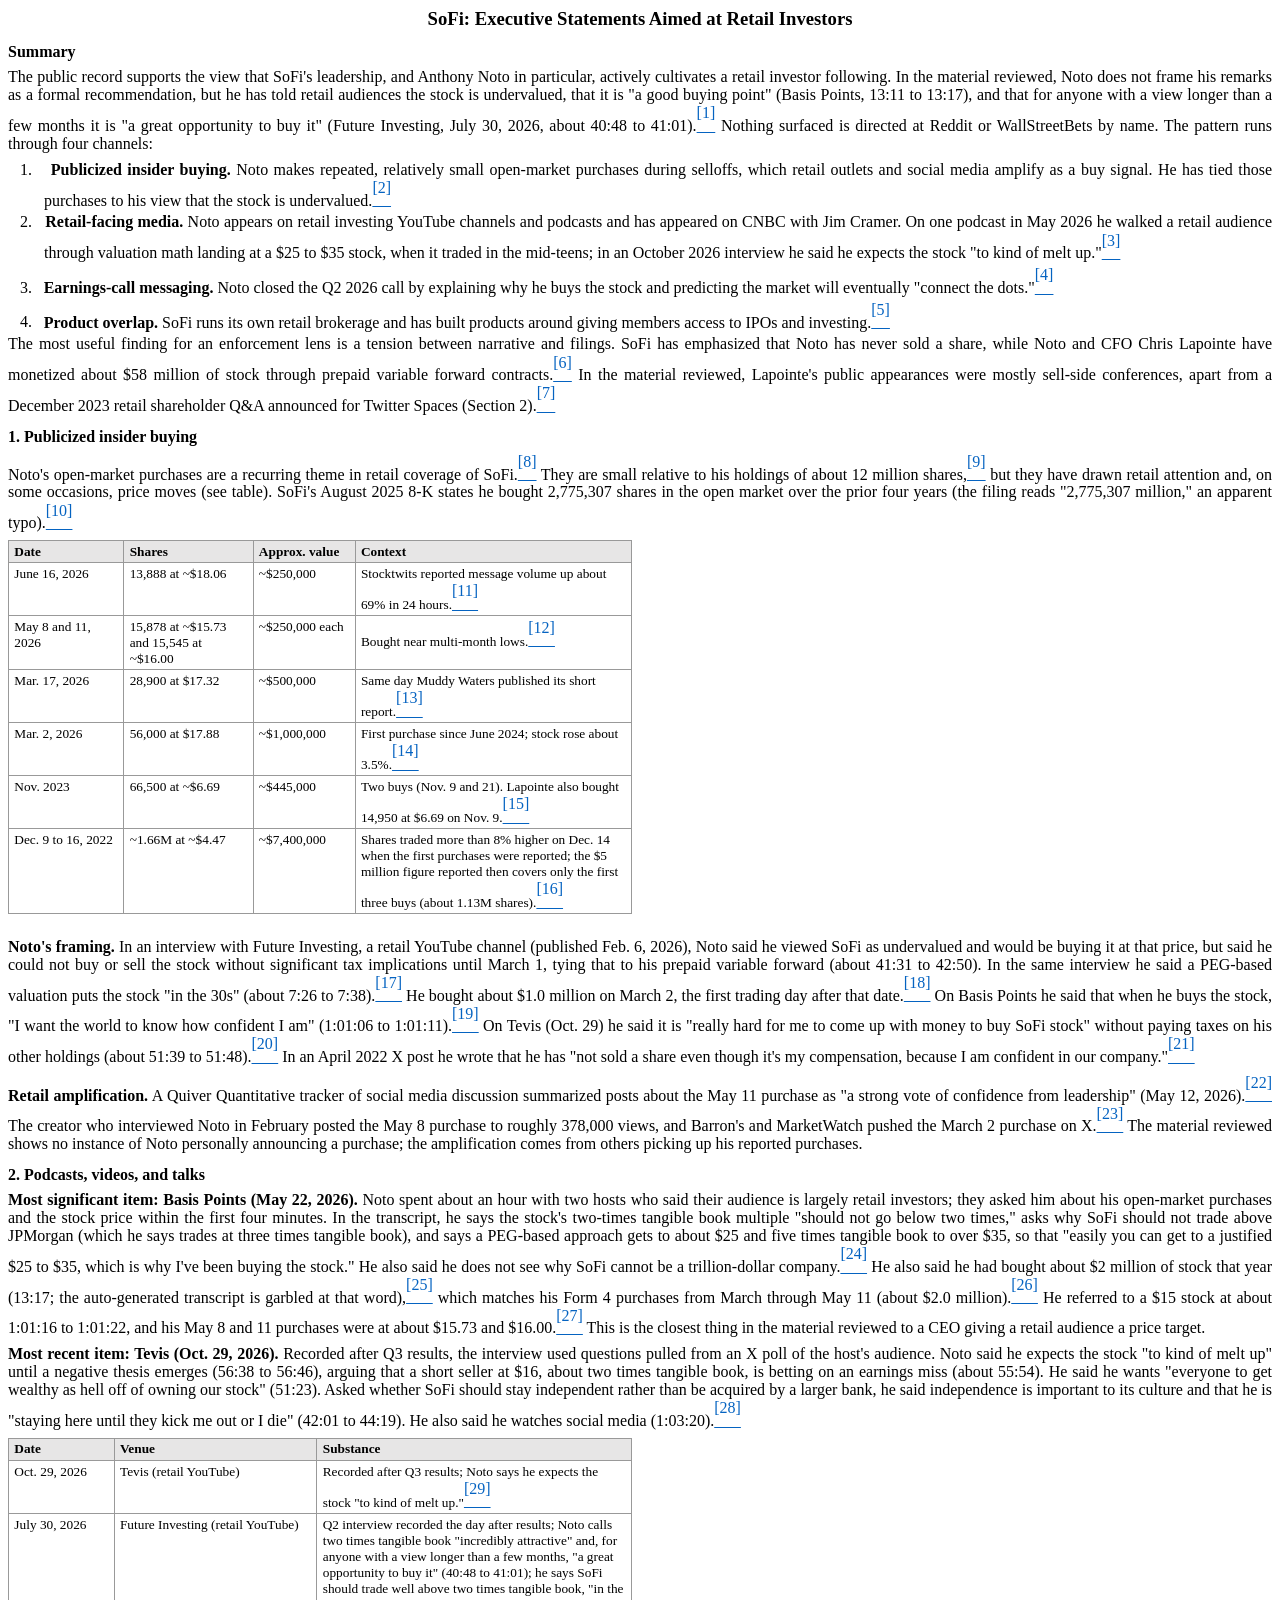
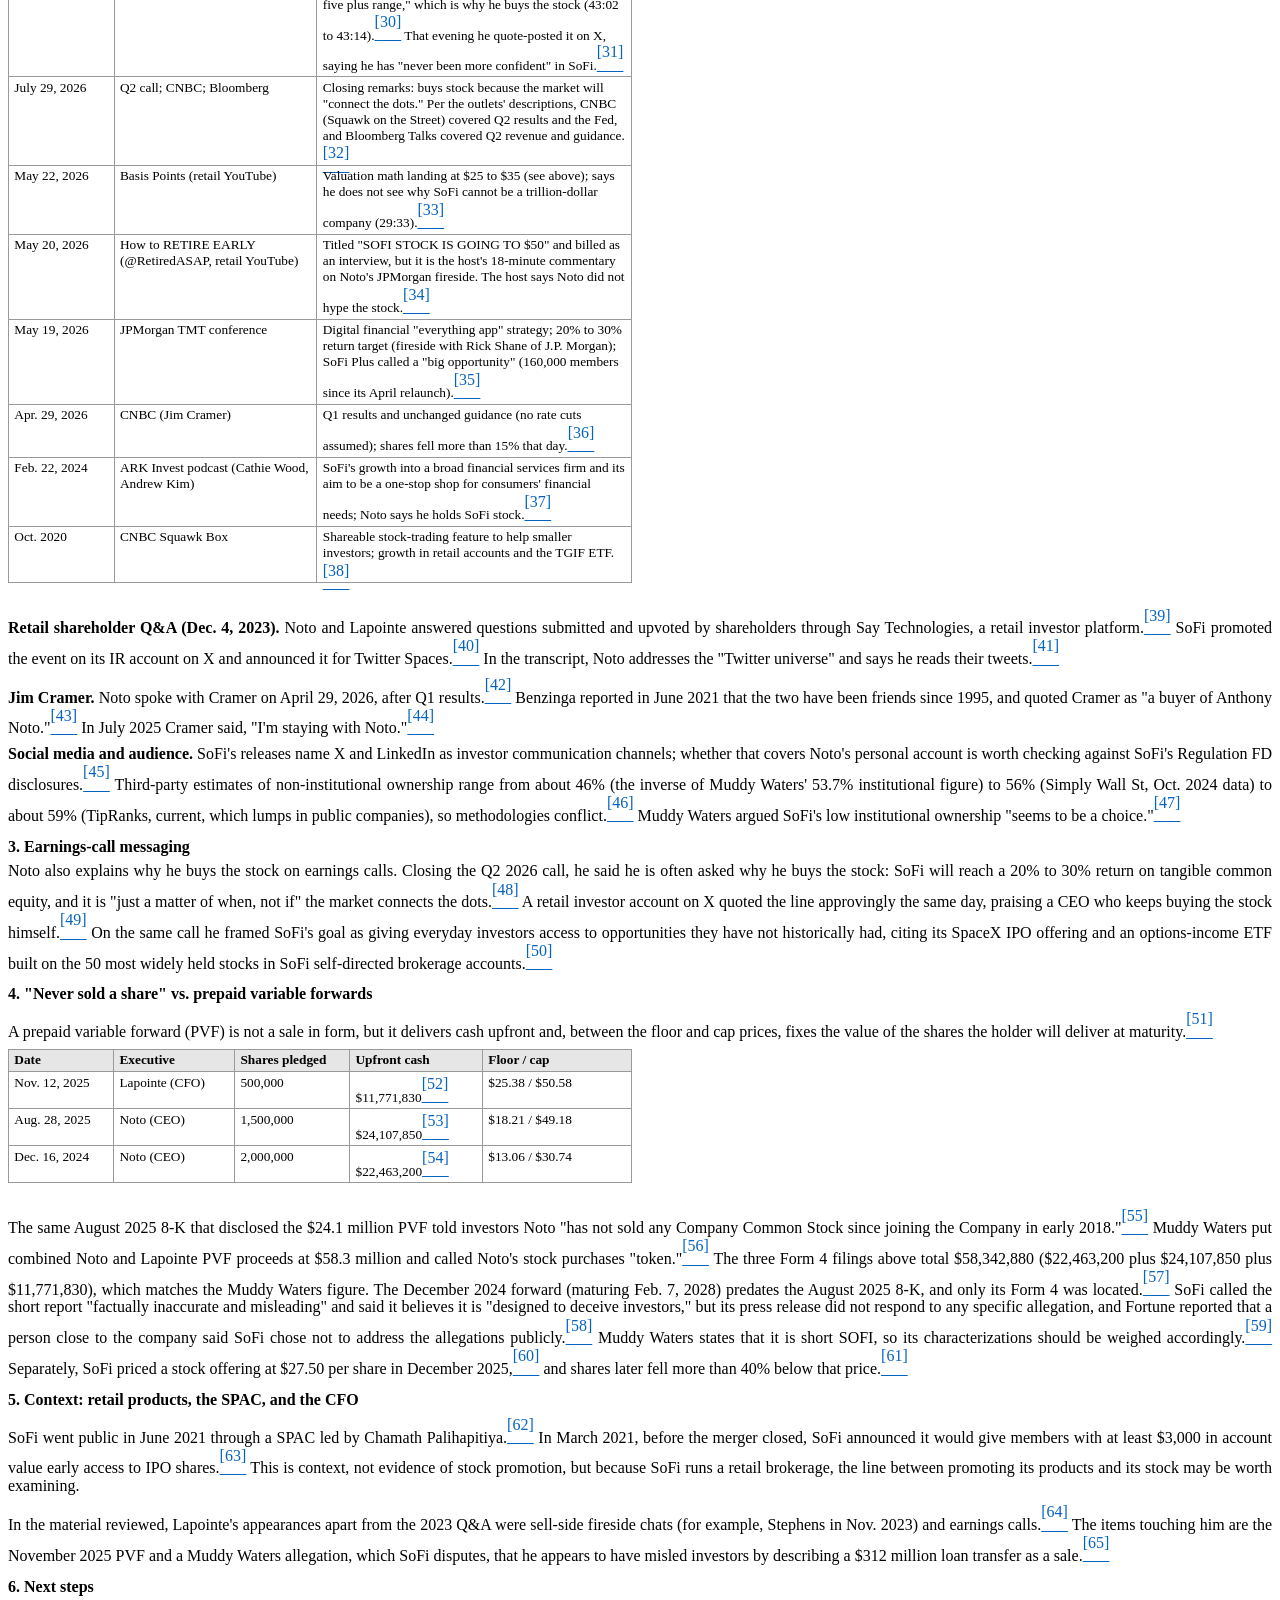
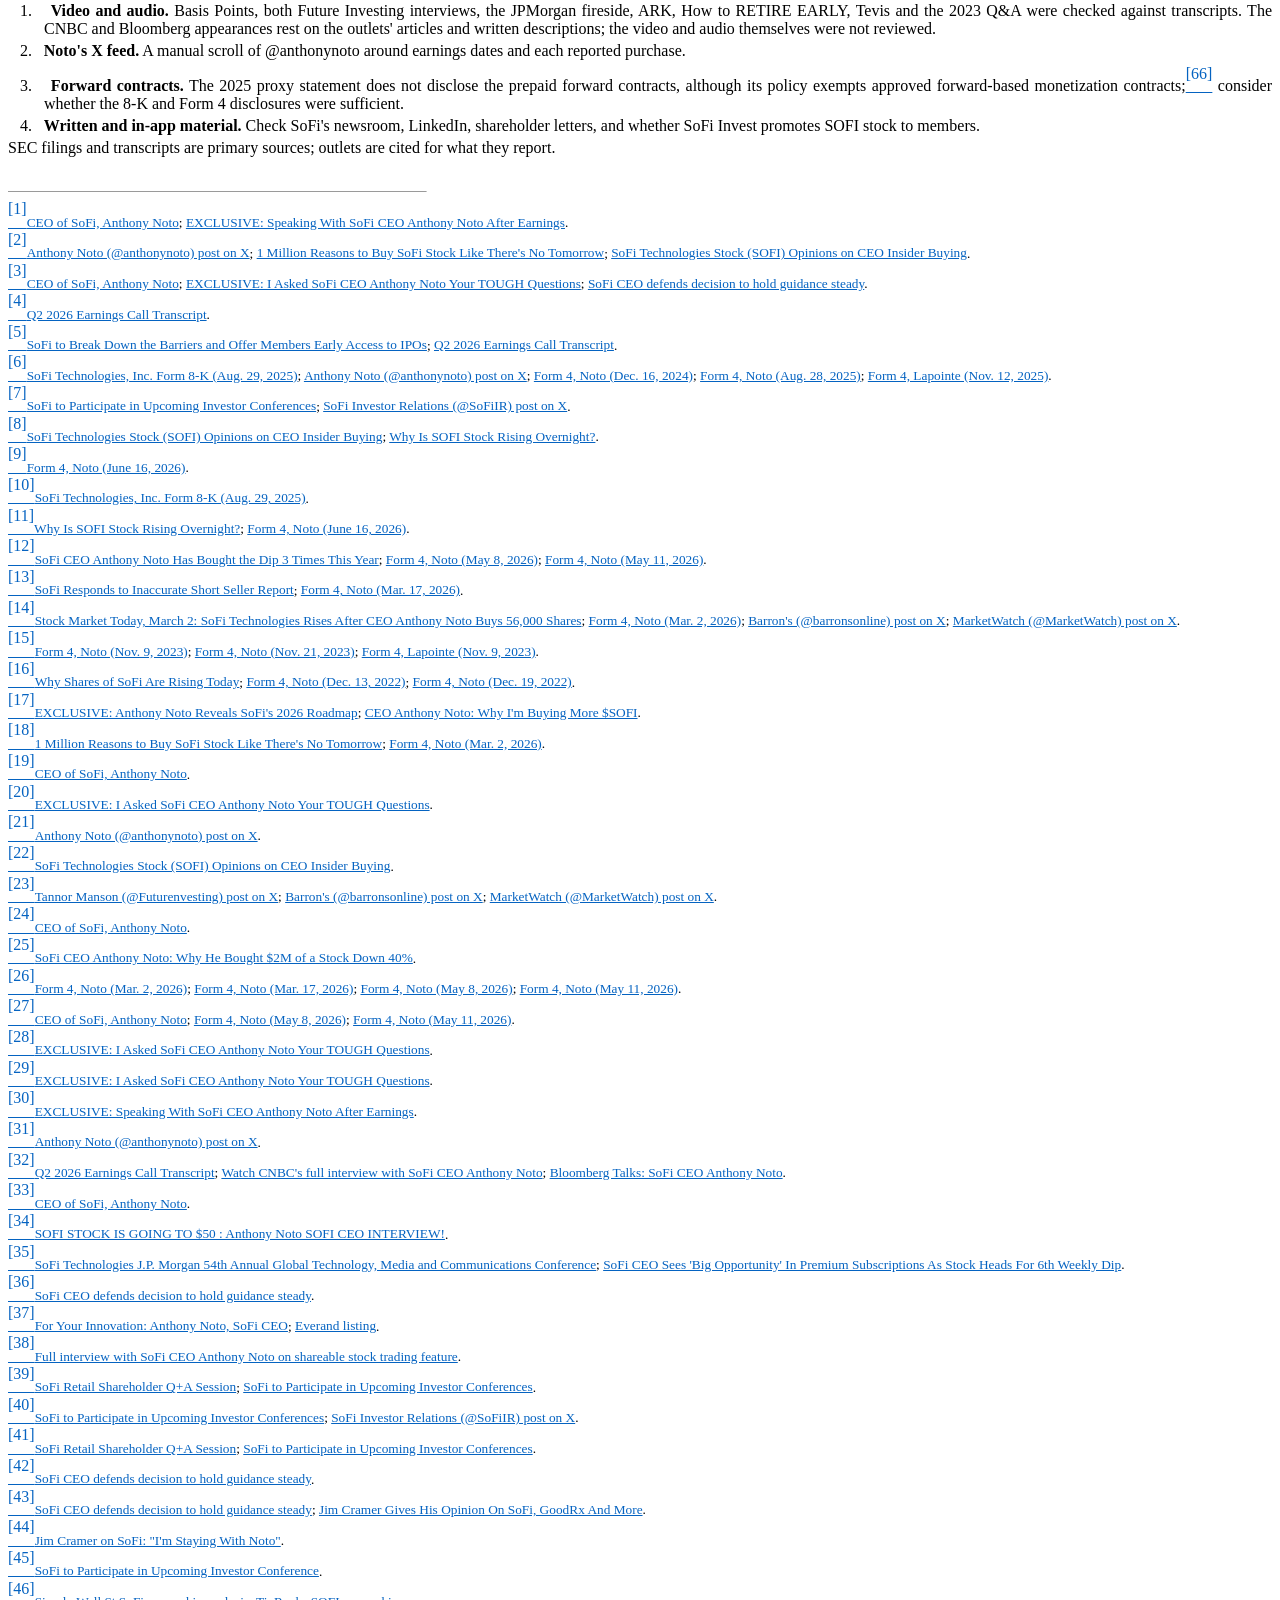
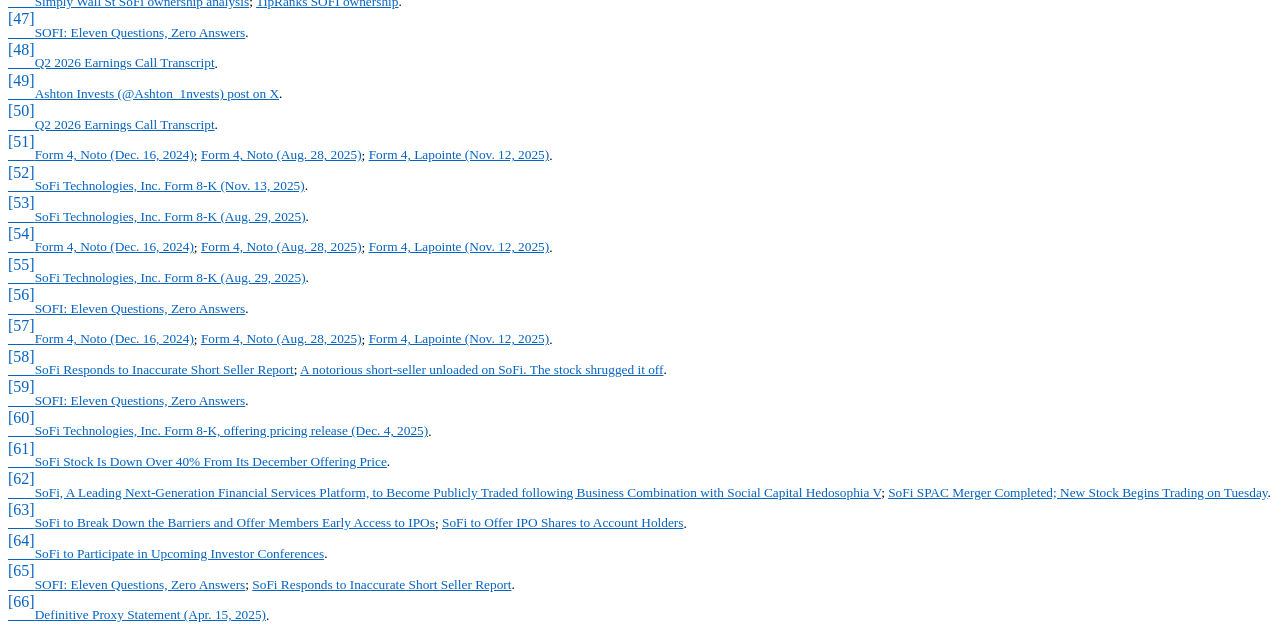
<file: docs/sofi-executive-statements-aimed-at-retail-investors.html>
<html xmlns:o="urn:schemas-microsoft-com:office:office"
xmlns:w="urn:schemas-microsoft-com:office:word"
xmlns:m="http://schemas.microsoft.com/office/2004/12/omml"
xmlns="http://www.w3.org/TR/REC-html40">

<head>
<meta http-equiv=Content-Type content="text/html; charset=utf-8">
<meta name=ProgId content=Word.Document>
<meta name=Generator content="Microsoft Word 15">
<meta name=Originator content="Microsoft Word 15">
<link rel=File-List
href="file:///C:/Users/jjwil/AppData/Local/Temp/msohtmlclip1/01/clip_filelist.xml">
<link rel=themeData
href="file:///C:/Users/jjwil/AppData/Local/Temp/msohtmlclip1/01/clip_themedata.thmx">
<link rel=colorSchemeMapping
href="file:///C:/Users/jjwil/AppData/Local/Temp/msohtmlclip1/01/clip_colorschememapping.xml">
<!--[if gte mso 9]><xml>
 <w:WordDocument>
  <w:View>Normal</w:View>
  <w:Zoom>0</w:Zoom>
  <w:TrackMoves>false</w:TrackMoves>
  <w:TrackFormatting/>
  <w:PunctuationKerning/>
  <w:ValidateAgainstSchemas/>
  <w:SaveIfXMLInvalid>false</w:SaveIfXMLInvalid>
  <w:IgnoreMixedContent>false</w:IgnoreMixedContent>
  <w:AlwaysShowPlaceholderText>false</w:AlwaysShowPlaceholderText>
  <w:DoNotPromoteQF/>
  <w:LidThemeOther>EN-US</w:LidThemeOther>
  <w:LidThemeAsian>X-NONE</w:LidThemeAsian>
  <w:LidThemeComplexScript>X-NONE</w:LidThemeComplexScript>
  <w:Compatibility>
   <w:BreakWrappedTables/>
   <w:SnapToGridInCell/>
   <w:WrapTextWithPunct/>
   <w:UseAsianBreakRules/>
   <w:DontGrowAutofit/>
   <w:SplitPgBreakAndParaMark/>
   <w:EnableOpenTypeKerning/>
   <w:DontFlipMirrorIndents/>
   <w:OverrideTableStyleHps/>
  </w:Compatibility>
  <w:DoNotOptimizeForBrowser/>
  <m:mathPr>
   <m:mathFont m:val="Cambria Math"/>
   <m:brkBin m:val="before"/>
   <m:brkBinSub m:val="&#45;-"/>
   <m:smallFrac m:val="off"/>
   <m:dispDef/>
   <m:lMargin m:val="0"/>
   <m:rMargin m:val="0"/>
   <m:defJc m:val="centerGroup"/>
   <m:wrapIndent m:val="1440"/>
   <m:intLim m:val="subSup"/>
   <m:naryLim m:val="undOvr"/>
  </m:mathPr></w:WordDocument>
</xml><![endif]--><!--[if gte mso 9]><xml>
 <w:LatentStyles DefLockedState="false" DefUnhideWhenUsed="false"
  DefSemiHidden="false" DefQFormat="false" DefPriority="99"
  LatentStyleCount="376">
  <w:LsdException Locked="false" Priority="0" QFormat="true" Name="Normal"/>
  <w:LsdException Locked="false" Priority="9" QFormat="true" Name="heading 1"/>
  <w:LsdException Locked="false" Priority="9" SemiHidden="true"
   UnhideWhenUsed="true" QFormat="true" Name="heading 2"/>
  <w:LsdException Locked="false" Priority="9" SemiHidden="true"
   UnhideWhenUsed="true" QFormat="true" Name="heading 3"/>
  <w:LsdException Locked="false" Priority="9" SemiHidden="true"
   UnhideWhenUsed="true" QFormat="true" Name="heading 4"/>
  <w:LsdException Locked="false" Priority="9" SemiHidden="true"
   UnhideWhenUsed="true" QFormat="true" Name="heading 5"/>
  <w:LsdException Locked="false" Priority="9" SemiHidden="true"
   UnhideWhenUsed="true" QFormat="true" Name="heading 6"/>
  <w:LsdException Locked="false" Priority="9" SemiHidden="true"
   UnhideWhenUsed="true" QFormat="true" Name="heading 7"/>
  <w:LsdException Locked="false" Priority="9" SemiHidden="true"
   UnhideWhenUsed="true" QFormat="true" Name="heading 8"/>
  <w:LsdException Locked="false" Priority="9" SemiHidden="true"
   UnhideWhenUsed="true" QFormat="true" Name="heading 9"/>
  <w:LsdException Locked="false" SemiHidden="true" UnhideWhenUsed="true"
   Name="index 1"/>
  <w:LsdException Locked="false" SemiHidden="true" UnhideWhenUsed="true"
   Name="index 2"/>
  <w:LsdException Locked="false" SemiHidden="true" UnhideWhenUsed="true"
   Name="index 3"/>
  <w:LsdException Locked="false" SemiHidden="true" UnhideWhenUsed="true"
   Name="index 4"/>
  <w:LsdException Locked="false" SemiHidden="true" UnhideWhenUsed="true"
   Name="index 5"/>
  <w:LsdException Locked="false" SemiHidden="true" UnhideWhenUsed="true"
   Name="index 6"/>
  <w:LsdException Locked="false" SemiHidden="true" UnhideWhenUsed="true"
   Name="index 7"/>
  <w:LsdException Locked="false" SemiHidden="true" UnhideWhenUsed="true"
   Name="index 8"/>
  <w:LsdException Locked="false" SemiHidden="true" UnhideWhenUsed="true"
   Name="index 9"/>
  <w:LsdException Locked="false" Priority="39" SemiHidden="true"
   UnhideWhenUsed="true" Name="toc 1"/>
  <w:LsdException Locked="false" Priority="39" SemiHidden="true"
   UnhideWhenUsed="true" Name="toc 2"/>
  <w:LsdException Locked="false" Priority="39" SemiHidden="true"
   UnhideWhenUsed="true" Name="toc 3"/>
  <w:LsdException Locked="false" Priority="39" SemiHidden="true"
   UnhideWhenUsed="true" Name="toc 4"/>
  <w:LsdException Locked="false" Priority="39" SemiHidden="true"
   UnhideWhenUsed="true" Name="toc 5"/>
  <w:LsdException Locked="false" Priority="39" SemiHidden="true"
   UnhideWhenUsed="true" Name="toc 6"/>
  <w:LsdException Locked="false" Priority="39" SemiHidden="true"
   UnhideWhenUsed="true" Name="toc 7"/>
  <w:LsdException Locked="false" Priority="39" SemiHidden="true"
   UnhideWhenUsed="true" Name="toc 8"/>
  <w:LsdException Locked="false" Priority="39" SemiHidden="true"
   UnhideWhenUsed="true" Name="toc 9"/>
  <w:LsdException Locked="false" SemiHidden="true" UnhideWhenUsed="true"
   Name="Normal Indent"/>
  <w:LsdException Locked="false" SemiHidden="true" UnhideWhenUsed="true"
   Name="footnote text"/>
  <w:LsdException Locked="false" SemiHidden="true" UnhideWhenUsed="true"
   Name="annotation text"/>
  <w:LsdException Locked="false" SemiHidden="true" UnhideWhenUsed="true"
   Name="header"/>
  <w:LsdException Locked="false" SemiHidden="true" UnhideWhenUsed="true"
   Name="footer"/>
  <w:LsdException Locked="false" SemiHidden="true" UnhideWhenUsed="true"
   Name="index heading"/>
  <w:LsdException Locked="false" Priority="35" SemiHidden="true"
   UnhideWhenUsed="true" QFormat="true" Name="caption"/>
  <w:LsdException Locked="false" SemiHidden="true" UnhideWhenUsed="true"
   Name="table of figures"/>
  <w:LsdException Locked="false" SemiHidden="true" UnhideWhenUsed="true"
   Name="envelope address"/>
  <w:LsdException Locked="false" SemiHidden="true" UnhideWhenUsed="true"
   Name="envelope return"/>
  <w:LsdException Locked="false" SemiHidden="true" UnhideWhenUsed="true"
   Name="footnote reference"/>
  <w:LsdException Locked="false" SemiHidden="true" UnhideWhenUsed="true"
   Name="annotation reference"/>
  <w:LsdException Locked="false" SemiHidden="true" UnhideWhenUsed="true"
   Name="line number"/>
  <w:LsdException Locked="false" SemiHidden="true" UnhideWhenUsed="true"
   Name="page number"/>
  <w:LsdException Locked="false" SemiHidden="true" UnhideWhenUsed="true"
   Name="endnote reference"/>
  <w:LsdException Locked="false" SemiHidden="true" UnhideWhenUsed="true"
   Name="endnote text"/>
  <w:LsdException Locked="false" SemiHidden="true" UnhideWhenUsed="true"
   Name="table of authorities"/>
  <w:LsdException Locked="false" SemiHidden="true" UnhideWhenUsed="true"
   Name="macro"/>
  <w:LsdException Locked="false" SemiHidden="true" UnhideWhenUsed="true"
   Name="toa heading"/>
  <w:LsdException Locked="false" SemiHidden="true" UnhideWhenUsed="true"
   Name="List"/>
  <w:LsdException Locked="false" SemiHidden="true" UnhideWhenUsed="true"
   Name="List Bullet"/>
  <w:LsdException Locked="false" SemiHidden="true" UnhideWhenUsed="true"
   Name="List Number"/>
  <w:LsdException Locked="false" SemiHidden="true" UnhideWhenUsed="true"
   Name="List 2"/>
  <w:LsdException Locked="false" SemiHidden="true" UnhideWhenUsed="true"
   Name="List 3"/>
  <w:LsdException Locked="false" SemiHidden="true" UnhideWhenUsed="true"
   Name="List 4"/>
  <w:LsdException Locked="false" SemiHidden="true" UnhideWhenUsed="true"
   Name="List 5"/>
  <w:LsdException Locked="false" SemiHidden="true" UnhideWhenUsed="true"
   Name="List Bullet 2"/>
  <w:LsdException Locked="false" SemiHidden="true" UnhideWhenUsed="true"
   Name="List Bullet 3"/>
  <w:LsdException Locked="false" SemiHidden="true" UnhideWhenUsed="true"
   Name="List Bullet 4"/>
  <w:LsdException Locked="false" SemiHidden="true" UnhideWhenUsed="true"
   Name="List Bullet 5"/>
  <w:LsdException Locked="false" SemiHidden="true" UnhideWhenUsed="true"
   Name="List Number 2"/>
  <w:LsdException Locked="false" SemiHidden="true" UnhideWhenUsed="true"
   Name="List Number 3"/>
  <w:LsdException Locked="false" SemiHidden="true" UnhideWhenUsed="true"
   Name="List Number 4"/>
  <w:LsdException Locked="false" SemiHidden="true" UnhideWhenUsed="true"
   Name="List Number 5"/>
  <w:LsdException Locked="false" Priority="10" QFormat="true" Name="Title"/>
  <w:LsdException Locked="false" SemiHidden="true" UnhideWhenUsed="true"
   Name="Closing"/>
  <w:LsdException Locked="false" SemiHidden="true" UnhideWhenUsed="true"
   Name="Signature"/>
  <w:LsdException Locked="false" Priority="1" SemiHidden="true"
   UnhideWhenUsed="true" Name="Default Paragraph Font"/>
  <w:LsdException Locked="false" SemiHidden="true" UnhideWhenUsed="true"
   Name="Body Text"/>
  <w:LsdException Locked="false" SemiHidden="true" UnhideWhenUsed="true"
   Name="Body Text Indent"/>
  <w:LsdException Locked="false" SemiHidden="true" UnhideWhenUsed="true"
   Name="List Continue"/>
  <w:LsdException Locked="false" SemiHidden="true" UnhideWhenUsed="true"
   Name="List Continue 2"/>
  <w:LsdException Locked="false" SemiHidden="true" UnhideWhenUsed="true"
   Name="List Continue 3"/>
  <w:LsdException Locked="false" SemiHidden="true" UnhideWhenUsed="true"
   Name="List Continue 4"/>
  <w:LsdException Locked="false" SemiHidden="true" UnhideWhenUsed="true"
   Name="List Continue 5"/>
  <w:LsdException Locked="false" SemiHidden="true" UnhideWhenUsed="true"
   Name="Message Header"/>
  <w:LsdException Locked="false" Priority="11" QFormat="true" Name="Subtitle"/>
  <w:LsdException Locked="false" SemiHidden="true" UnhideWhenUsed="true"
   Name="Salutation"/>
  <w:LsdException Locked="false" SemiHidden="true" UnhideWhenUsed="true"
   Name="Date"/>
  <w:LsdException Locked="false" SemiHidden="true" UnhideWhenUsed="true"
   Name="Body Text First Indent"/>
  <w:LsdException Locked="false" SemiHidden="true" UnhideWhenUsed="true"
   Name="Body Text First Indent 2"/>
  <w:LsdException Locked="false" SemiHidden="true" UnhideWhenUsed="true"
   Name="Note Heading"/>
  <w:LsdException Locked="false" SemiHidden="true" UnhideWhenUsed="true"
   Name="Body Text 2"/>
  <w:LsdException Locked="false" SemiHidden="true" UnhideWhenUsed="true"
   Name="Body Text 3"/>
  <w:LsdException Locked="false" SemiHidden="true" UnhideWhenUsed="true"
   Name="Body Text Indent 2"/>
  <w:LsdException Locked="false" SemiHidden="true" UnhideWhenUsed="true"
   Name="Body Text Indent 3"/>
  <w:LsdException Locked="false" SemiHidden="true" UnhideWhenUsed="true"
   Name="Block Text"/>
  <w:LsdException Locked="false" SemiHidden="true" UnhideWhenUsed="true"
   Name="Hyperlink"/>
  <w:LsdException Locked="false" SemiHidden="true" UnhideWhenUsed="true"
   Name="FollowedHyperlink"/>
  <w:LsdException Locked="false" Priority="22" QFormat="true" Name="Strong"/>
  <w:LsdException Locked="false" Priority="20" QFormat="true" Name="Emphasis"/>
  <w:LsdException Locked="false" SemiHidden="true" UnhideWhenUsed="true"
   Name="Document Map"/>
  <w:LsdException Locked="false" SemiHidden="true" UnhideWhenUsed="true"
   Name="Plain Text"/>
  <w:LsdException Locked="false" SemiHidden="true" UnhideWhenUsed="true"
   Name="E-mail Signature"/>
  <w:LsdException Locked="false" SemiHidden="true" UnhideWhenUsed="true"
   Name="HTML Top of Form"/>
  <w:LsdException Locked="false" SemiHidden="true" UnhideWhenUsed="true"
   Name="HTML Bottom of Form"/>
  <w:LsdException Locked="false" SemiHidden="true" UnhideWhenUsed="true"
   Name="Normal (Web)"/>
  <w:LsdException Locked="false" SemiHidden="true" UnhideWhenUsed="true"
   Name="HTML Acronym"/>
  <w:LsdException Locked="false" SemiHidden="true" UnhideWhenUsed="true"
   Name="HTML Address"/>
  <w:LsdException Locked="false" SemiHidden="true" UnhideWhenUsed="true"
   Name="HTML Cite"/>
  <w:LsdException Locked="false" SemiHidden="true" UnhideWhenUsed="true"
   Name="HTML Code"/>
  <w:LsdException Locked="false" SemiHidden="true" UnhideWhenUsed="true"
   Name="HTML Definition"/>
  <w:LsdException Locked="false" SemiHidden="true" UnhideWhenUsed="true"
   Name="HTML Keyboard"/>
  <w:LsdException Locked="false" SemiHidden="true" UnhideWhenUsed="true"
   Name="HTML Preformatted"/>
  <w:LsdException Locked="false" SemiHidden="true" UnhideWhenUsed="true"
   Name="HTML Sample"/>
  <w:LsdException Locked="false" SemiHidden="true" UnhideWhenUsed="true"
   Name="HTML Typewriter"/>
  <w:LsdException Locked="false" SemiHidden="true" UnhideWhenUsed="true"
   Name="HTML Variable"/>
  <w:LsdException Locked="false" SemiHidden="true" UnhideWhenUsed="true"
   Name="Normal Table"/>
  <w:LsdException Locked="false" SemiHidden="true" UnhideWhenUsed="true"
   Name="annotation subject"/>
  <w:LsdException Locked="false" SemiHidden="true" UnhideWhenUsed="true"
   Name="No List"/>
  <w:LsdException Locked="false" SemiHidden="true" UnhideWhenUsed="true"
   Name="Outline List 1"/>
  <w:LsdException Locked="false" SemiHidden="true" UnhideWhenUsed="true"
   Name="Outline List 2"/>
  <w:LsdException Locked="false" SemiHidden="true" UnhideWhenUsed="true"
   Name="Outline List 3"/>
  <w:LsdException Locked="false" SemiHidden="true" UnhideWhenUsed="true"
   Name="Table Simple 1"/>
  <w:LsdException Locked="false" SemiHidden="true" UnhideWhenUsed="true"
   Name="Table Simple 2"/>
  <w:LsdException Locked="false" SemiHidden="true" UnhideWhenUsed="true"
   Name="Table Simple 3"/>
  <w:LsdException Locked="false" SemiHidden="true" UnhideWhenUsed="true"
   Name="Table Classic 1"/>
  <w:LsdException Locked="false" SemiHidden="true" UnhideWhenUsed="true"
   Name="Table Classic 2"/>
  <w:LsdException Locked="false" SemiHidden="true" UnhideWhenUsed="true"
   Name="Table Classic 3"/>
  <w:LsdException Locked="false" SemiHidden="true" UnhideWhenUsed="true"
   Name="Table Classic 4"/>
  <w:LsdException Locked="false" SemiHidden="true" UnhideWhenUsed="true"
   Name="Table Colorful 1"/>
  <w:LsdException Locked="false" SemiHidden="true" UnhideWhenUsed="true"
   Name="Table Colorful 2"/>
  <w:LsdException Locked="false" SemiHidden="true" UnhideWhenUsed="true"
   Name="Table Colorful 3"/>
  <w:LsdException Locked="false" SemiHidden="true" UnhideWhenUsed="true"
   Name="Table Columns 1"/>
  <w:LsdException Locked="false" SemiHidden="true" UnhideWhenUsed="true"
   Name="Table Columns 2"/>
  <w:LsdException Locked="false" SemiHidden="true" UnhideWhenUsed="true"
   Name="Table Columns 3"/>
  <w:LsdException Locked="false" SemiHidden="true" UnhideWhenUsed="true"
   Name="Table Columns 4"/>
  <w:LsdException Locked="false" SemiHidden="true" UnhideWhenUsed="true"
   Name="Table Columns 5"/>
  <w:LsdException Locked="false" SemiHidden="true" UnhideWhenUsed="true"
   Name="Table Grid 1"/>
  <w:LsdException Locked="false" SemiHidden="true" UnhideWhenUsed="true"
   Name="Table Grid 2"/>
  <w:LsdException Locked="false" SemiHidden="true" UnhideWhenUsed="true"
   Name="Table Grid 3"/>
  <w:LsdException Locked="false" SemiHidden="true" UnhideWhenUsed="true"
   Name="Table Grid 4"/>
  <w:LsdException Locked="false" SemiHidden="true" UnhideWhenUsed="true"
   Name="Table Grid 5"/>
  <w:LsdException Locked="false" SemiHidden="true" UnhideWhenUsed="true"
   Name="Table Grid 6"/>
  <w:LsdException Locked="false" SemiHidden="true" UnhideWhenUsed="true"
   Name="Table Grid 7"/>
  <w:LsdException Locked="false" SemiHidden="true" UnhideWhenUsed="true"
   Name="Table Grid 8"/>
  <w:LsdException Locked="false" SemiHidden="true" UnhideWhenUsed="true"
   Name="Table List 1"/>
  <w:LsdException Locked="false" SemiHidden="true" UnhideWhenUsed="true"
   Name="Table List 2"/>
  <w:LsdException Locked="false" SemiHidden="true" UnhideWhenUsed="true"
   Name="Table List 3"/>
  <w:LsdException Locked="false" SemiHidden="true" UnhideWhenUsed="true"
   Name="Table List 4"/>
  <w:LsdException Locked="false" SemiHidden="true" UnhideWhenUsed="true"
   Name="Table List 5"/>
  <w:LsdException Locked="false" SemiHidden="true" UnhideWhenUsed="true"
   Name="Table List 6"/>
  <w:LsdException Locked="false" SemiHidden="true" UnhideWhenUsed="true"
   Name="Table List 7"/>
  <w:LsdException Locked="false" SemiHidden="true" UnhideWhenUsed="true"
   Name="Table List 8"/>
  <w:LsdException Locked="false" SemiHidden="true" UnhideWhenUsed="true"
   Name="Table 3D effects 1"/>
  <w:LsdException Locked="false" SemiHidden="true" UnhideWhenUsed="true"
   Name="Table 3D effects 2"/>
  <w:LsdException Locked="false" SemiHidden="true" UnhideWhenUsed="true"
   Name="Table 3D effects 3"/>
  <w:LsdException Locked="false" SemiHidden="true" UnhideWhenUsed="true"
   Name="Table Contemporary"/>
  <w:LsdException Locked="false" SemiHidden="true" UnhideWhenUsed="true"
   Name="Table Elegant"/>
  <w:LsdException Locked="false" SemiHidden="true" UnhideWhenUsed="true"
   Name="Table Professional"/>
  <w:LsdException Locked="false" SemiHidden="true" UnhideWhenUsed="true"
   Name="Table Subtle 1"/>
  <w:LsdException Locked="false" SemiHidden="true" UnhideWhenUsed="true"
   Name="Table Subtle 2"/>
  <w:LsdException Locked="false" SemiHidden="true" UnhideWhenUsed="true"
   Name="Table Web 1"/>
  <w:LsdException Locked="false" SemiHidden="true" UnhideWhenUsed="true"
   Name="Table Web 2"/>
  <w:LsdException Locked="false" SemiHidden="true" UnhideWhenUsed="true"
   Name="Table Web 3"/>
  <w:LsdException Locked="false" SemiHidden="true" UnhideWhenUsed="true"
   Name="Balloon Text"/>
  <w:LsdException Locked="false" Priority="39" Name="Table Grid"/>
  <w:LsdException Locked="false" SemiHidden="true" UnhideWhenUsed="true"
   Name="Table Theme"/>
  <w:LsdException Locked="false" SemiHidden="true" Name="Placeholder Text"/>
  <w:LsdException Locked="false" Priority="1" QFormat="true" Name="No Spacing"/>
  <w:LsdException Locked="false" Priority="60" Name="Light Shading"/>
  <w:LsdException Locked="false" Priority="61" Name="Light List"/>
  <w:LsdException Locked="false" Priority="62" Name="Light Grid"/>
  <w:LsdException Locked="false" Priority="63" Name="Medium Shading 1"/>
  <w:LsdException Locked="false" Priority="64" Name="Medium Shading 2"/>
  <w:LsdException Locked="false" Priority="65" Name="Medium List 1"/>
  <w:LsdException Locked="false" Priority="66" Name="Medium List 2"/>
  <w:LsdException Locked="false" Priority="67" Name="Medium Grid 1"/>
  <w:LsdException Locked="false" Priority="68" Name="Medium Grid 2"/>
  <w:LsdException Locked="false" Priority="69" Name="Medium Grid 3"/>
  <w:LsdException Locked="false" Priority="70" Name="Dark List"/>
  <w:LsdException Locked="false" Priority="71" Name="Colorful Shading"/>
  <w:LsdException Locked="false" Priority="72" Name="Colorful List"/>
  <w:LsdException Locked="false" Priority="73" Name="Colorful Grid"/>
  <w:LsdException Locked="false" Priority="60" Name="Light Shading Accent 1"/>
  <w:LsdException Locked="false" Priority="61" Name="Light List Accent 1"/>
  <w:LsdException Locked="false" Priority="62" Name="Light Grid Accent 1"/>
  <w:LsdException Locked="false" Priority="63" Name="Medium Shading 1 Accent 1"/>
  <w:LsdException Locked="false" Priority="64" Name="Medium Shading 2 Accent 1"/>
  <w:LsdException Locked="false" Priority="65" Name="Medium List 1 Accent 1"/>
  <w:LsdException Locked="false" SemiHidden="true" Name="Revision"/>
  <w:LsdException Locked="false" Priority="0" QFormat="true"
   Name="List Paragraph"/>
  <w:LsdException Locked="false" Priority="29" QFormat="true" Name="Quote"/>
  <w:LsdException Locked="false" Priority="30" QFormat="true"
   Name="Intense Quote"/>
  <w:LsdException Locked="false" Priority="66" Name="Medium List 2 Accent 1"/>
  <w:LsdException Locked="false" Priority="67" Name="Medium Grid 1 Accent 1"/>
  <w:LsdException Locked="false" Priority="68" Name="Medium Grid 2 Accent 1"/>
  <w:LsdException Locked="false" Priority="69" Name="Medium Grid 3 Accent 1"/>
  <w:LsdException Locked="false" Priority="70" Name="Dark List Accent 1"/>
  <w:LsdException Locked="false" Priority="71" Name="Colorful Shading Accent 1"/>
  <w:LsdException Locked="false" Priority="72" Name="Colorful List Accent 1"/>
  <w:LsdException Locked="false" Priority="73" Name="Colorful Grid Accent 1"/>
  <w:LsdException Locked="false" Priority="60" Name="Light Shading Accent 2"/>
  <w:LsdException Locked="false" Priority="61" Name="Light List Accent 2"/>
  <w:LsdException Locked="false" Priority="62" Name="Light Grid Accent 2"/>
  <w:LsdException Locked="false" Priority="63" Name="Medium Shading 1 Accent 2"/>
  <w:LsdException Locked="false" Priority="64" Name="Medium Shading 2 Accent 2"/>
  <w:LsdException Locked="false" Priority="65" Name="Medium List 1 Accent 2"/>
  <w:LsdException Locked="false" Priority="66" Name="Medium List 2 Accent 2"/>
  <w:LsdException Locked="false" Priority="67" Name="Medium Grid 1 Accent 2"/>
  <w:LsdException Locked="false" Priority="68" Name="Medium Grid 2 Accent 2"/>
  <w:LsdException Locked="false" Priority="69" Name="Medium Grid 3 Accent 2"/>
  <w:LsdException Locked="false" Priority="70" Name="Dark List Accent 2"/>
  <w:LsdException Locked="false" Priority="71" Name="Colorful Shading Accent 2"/>
  <w:LsdException Locked="false" Priority="72" Name="Colorful List Accent 2"/>
  <w:LsdException Locked="false" Priority="73" Name="Colorful Grid Accent 2"/>
  <w:LsdException Locked="false" Priority="60" Name="Light Shading Accent 3"/>
  <w:LsdException Locked="false" Priority="61" Name="Light List Accent 3"/>
  <w:LsdException Locked="false" Priority="62" Name="Light Grid Accent 3"/>
  <w:LsdException Locked="false" Priority="63" Name="Medium Shading 1 Accent 3"/>
  <w:LsdException Locked="false" Priority="64" Name="Medium Shading 2 Accent 3"/>
  <w:LsdException Locked="false" Priority="65" Name="Medium List 1 Accent 3"/>
  <w:LsdException Locked="false" Priority="66" Name="Medium List 2 Accent 3"/>
  <w:LsdException Locked="false" Priority="67" Name="Medium Grid 1 Accent 3"/>
  <w:LsdException Locked="false" Priority="68" Name="Medium Grid 2 Accent 3"/>
  <w:LsdException Locked="false" Priority="69" Name="Medium Grid 3 Accent 3"/>
  <w:LsdException Locked="false" Priority="70" Name="Dark List Accent 3"/>
  <w:LsdException Locked="false" Priority="71" Name="Colorful Shading Accent 3"/>
  <w:LsdException Locked="false" Priority="72" Name="Colorful List Accent 3"/>
  <w:LsdException Locked="false" Priority="73" Name="Colorful Grid Accent 3"/>
  <w:LsdException Locked="false" Priority="60" Name="Light Shading Accent 4"/>
  <w:LsdException Locked="false" Priority="61" Name="Light List Accent 4"/>
  <w:LsdException Locked="false" Priority="62" Name="Light Grid Accent 4"/>
  <w:LsdException Locked="false" Priority="63" Name="Medium Shading 1 Accent 4"/>
  <w:LsdException Locked="false" Priority="64" Name="Medium Shading 2 Accent 4"/>
  <w:LsdException Locked="false" Priority="65" Name="Medium List 1 Accent 4"/>
  <w:LsdException Locked="false" Priority="66" Name="Medium List 2 Accent 4"/>
  <w:LsdException Locked="false" Priority="67" Name="Medium Grid 1 Accent 4"/>
  <w:LsdException Locked="false" Priority="68" Name="Medium Grid 2 Accent 4"/>
  <w:LsdException Locked="false" Priority="69" Name="Medium Grid 3 Accent 4"/>
  <w:LsdException Locked="false" Priority="70" Name="Dark List Accent 4"/>
  <w:LsdException Locked="false" Priority="71" Name="Colorful Shading Accent 4"/>
  <w:LsdException Locked="false" Priority="72" Name="Colorful List Accent 4"/>
  <w:LsdException Locked="false" Priority="73" Name="Colorful Grid Accent 4"/>
  <w:LsdException Locked="false" Priority="60" Name="Light Shading Accent 5"/>
  <w:LsdException Locked="false" Priority="61" Name="Light List Accent 5"/>
  <w:LsdException Locked="false" Priority="62" Name="Light Grid Accent 5"/>
  <w:LsdException Locked="false" Priority="63" Name="Medium Shading 1 Accent 5"/>
  <w:LsdException Locked="false" Priority="64" Name="Medium Shading 2 Accent 5"/>
  <w:LsdException Locked="false" Priority="65" Name="Medium List 1 Accent 5"/>
  <w:LsdException Locked="false" Priority="66" Name="Medium List 2 Accent 5"/>
  <w:LsdException Locked="false" Priority="67" Name="Medium Grid 1 Accent 5"/>
  <w:LsdException Locked="false" Priority="68" Name="Medium Grid 2 Accent 5"/>
  <w:LsdException Locked="false" Priority="69" Name="Medium Grid 3 Accent 5"/>
  <w:LsdException Locked="false" Priority="70" Name="Dark List Accent 5"/>
  <w:LsdException Locked="false" Priority="71" Name="Colorful Shading Accent 5"/>
  <w:LsdException Locked="false" Priority="72" Name="Colorful List Accent 5"/>
  <w:LsdException Locked="false" Priority="73" Name="Colorful Grid Accent 5"/>
  <w:LsdException Locked="false" Priority="60" Name="Light Shading Accent 6"/>
  <w:LsdException Locked="false" Priority="61" Name="Light List Accent 6"/>
  <w:LsdException Locked="false" Priority="62" Name="Light Grid Accent 6"/>
  <w:LsdException Locked="false" Priority="63" Name="Medium Shading 1 Accent 6"/>
  <w:LsdException Locked="false" Priority="64" Name="Medium Shading 2 Accent 6"/>
  <w:LsdException Locked="false" Priority="65" Name="Medium List 1 Accent 6"/>
  <w:LsdException Locked="false" Priority="66" Name="Medium List 2 Accent 6"/>
  <w:LsdException Locked="false" Priority="67" Name="Medium Grid 1 Accent 6"/>
  <w:LsdException Locked="false" Priority="68" Name="Medium Grid 2 Accent 6"/>
  <w:LsdException Locked="false" Priority="69" Name="Medium Grid 3 Accent 6"/>
  <w:LsdException Locked="false" Priority="70" Name="Dark List Accent 6"/>
  <w:LsdException Locked="false" Priority="71" Name="Colorful Shading Accent 6"/>
  <w:LsdException Locked="false" Priority="72" Name="Colorful List Accent 6"/>
  <w:LsdException Locked="false" Priority="73" Name="Colorful Grid Accent 6"/>
  <w:LsdException Locked="false" Priority="19" QFormat="true"
   Name="Subtle Emphasis"/>
  <w:LsdException Locked="false" Priority="21" QFormat="true"
   Name="Intense Emphasis"/>
  <w:LsdException Locked="false" Priority="31" QFormat="true"
   Name="Subtle Reference"/>
  <w:LsdException Locked="false" Priority="32" QFormat="true"
   Name="Intense Reference"/>
  <w:LsdException Locked="false" Priority="33" QFormat="true" Name="Book Title"/>
  <w:LsdException Locked="false" Priority="37" SemiHidden="true"
   UnhideWhenUsed="true" Name="Bibliography"/>
  <w:LsdException Locked="false" Priority="39" SemiHidden="true"
   UnhideWhenUsed="true" QFormat="true" Name="TOC Heading"/>
  <w:LsdException Locked="false" Priority="41" Name="Plain Table 1"/>
  <w:LsdException Locked="false" Priority="42" Name="Plain Table 2"/>
  <w:LsdException Locked="false" Priority="43" Name="Plain Table 3"/>
  <w:LsdException Locked="false" Priority="44" Name="Plain Table 4"/>
  <w:LsdException Locked="false" Priority="45" Name="Plain Table 5"/>
  <w:LsdException Locked="false" Priority="40" Name="Grid Table Light"/>
  <w:LsdException Locked="false" Priority="46" Name="Grid Table 1 Light"/>
  <w:LsdException Locked="false" Priority="47" Name="Grid Table 2"/>
  <w:LsdException Locked="false" Priority="48" Name="Grid Table 3"/>
  <w:LsdException Locked="false" Priority="49" Name="Grid Table 4"/>
  <w:LsdException Locked="false" Priority="50" Name="Grid Table 5 Dark"/>
  <w:LsdException Locked="false" Priority="51" Name="Grid Table 6 Colorful"/>
  <w:LsdException Locked="false" Priority="52" Name="Grid Table 7 Colorful"/>
  <w:LsdException Locked="false" Priority="46"
   Name="Grid Table 1 Light Accent 1"/>
  <w:LsdException Locked="false" Priority="47" Name="Grid Table 2 Accent 1"/>
  <w:LsdException Locked="false" Priority="48" Name="Grid Table 3 Accent 1"/>
  <w:LsdException Locked="false" Priority="49" Name="Grid Table 4 Accent 1"/>
  <w:LsdException Locked="false" Priority="50" Name="Grid Table 5 Dark Accent 1"/>
  <w:LsdException Locked="false" Priority="51"
   Name="Grid Table 6 Colorful Accent 1"/>
  <w:LsdException Locked="false" Priority="52"
   Name="Grid Table 7 Colorful Accent 1"/>
  <w:LsdException Locked="false" Priority="46"
   Name="Grid Table 1 Light Accent 2"/>
  <w:LsdException Locked="false" Priority="47" Name="Grid Table 2 Accent 2"/>
  <w:LsdException Locked="false" Priority="48" Name="Grid Table 3 Accent 2"/>
  <w:LsdException Locked="false" Priority="49" Name="Grid Table 4 Accent 2"/>
  <w:LsdException Locked="false" Priority="50" Name="Grid Table 5 Dark Accent 2"/>
  <w:LsdException Locked="false" Priority="51"
   Name="Grid Table 6 Colorful Accent 2"/>
  <w:LsdException Locked="false" Priority="52"
   Name="Grid Table 7 Colorful Accent 2"/>
  <w:LsdException Locked="false" Priority="46"
   Name="Grid Table 1 Light Accent 3"/>
  <w:LsdException Locked="false" Priority="47" Name="Grid Table 2 Accent 3"/>
  <w:LsdException Locked="false" Priority="48" Name="Grid Table 3 Accent 3"/>
  <w:LsdException Locked="false" Priority="49" Name="Grid Table 4 Accent 3"/>
  <w:LsdException Locked="false" Priority="50" Name="Grid Table 5 Dark Accent 3"/>
  <w:LsdException Locked="false" Priority="51"
   Name="Grid Table 6 Colorful Accent 3"/>
  <w:LsdException Locked="false" Priority="52"
   Name="Grid Table 7 Colorful Accent 3"/>
  <w:LsdException Locked="false" Priority="46"
   Name="Grid Table 1 Light Accent 4"/>
  <w:LsdException Locked="false" Priority="47" Name="Grid Table 2 Accent 4"/>
  <w:LsdException Locked="false" Priority="48" Name="Grid Table 3 Accent 4"/>
  <w:LsdException Locked="false" Priority="49" Name="Grid Table 4 Accent 4"/>
  <w:LsdException Locked="false" Priority="50" Name="Grid Table 5 Dark Accent 4"/>
  <w:LsdException Locked="false" Priority="51"
   Name="Grid Table 6 Colorful Accent 4"/>
  <w:LsdException Locked="false" Priority="52"
   Name="Grid Table 7 Colorful Accent 4"/>
  <w:LsdException Locked="false" Priority="46"
   Name="Grid Table 1 Light Accent 5"/>
  <w:LsdException Locked="false" Priority="47" Name="Grid Table 2 Accent 5"/>
  <w:LsdException Locked="false" Priority="48" Name="Grid Table 3 Accent 5"/>
  <w:LsdException Locked="false" Priority="49" Name="Grid Table 4 Accent 5"/>
  <w:LsdException Locked="false" Priority="50" Name="Grid Table 5 Dark Accent 5"/>
  <w:LsdException Locked="false" Priority="51"
   Name="Grid Table 6 Colorful Accent 5"/>
  <w:LsdException Locked="false" Priority="52"
   Name="Grid Table 7 Colorful Accent 5"/>
  <w:LsdException Locked="false" Priority="46"
   Name="Grid Table 1 Light Accent 6"/>
  <w:LsdException Locked="false" Priority="47" Name="Grid Table 2 Accent 6"/>
  <w:LsdException Locked="false" Priority="48" Name="Grid Table 3 Accent 6"/>
  <w:LsdException Locked="false" Priority="49" Name="Grid Table 4 Accent 6"/>
  <w:LsdException Locked="false" Priority="50" Name="Grid Table 5 Dark Accent 6"/>
  <w:LsdException Locked="false" Priority="51"
   Name="Grid Table 6 Colorful Accent 6"/>
  <w:LsdException Locked="false" Priority="52"
   Name="Grid Table 7 Colorful Accent 6"/>
  <w:LsdException Locked="false" Priority="46" Name="List Table 1 Light"/>
  <w:LsdException Locked="false" Priority="47" Name="List Table 2"/>
  <w:LsdException Locked="false" Priority="48" Name="List Table 3"/>
  <w:LsdException Locked="false" Priority="49" Name="List Table 4"/>
  <w:LsdException Locked="false" Priority="50" Name="List Table 5 Dark"/>
  <w:LsdException Locked="false" Priority="51" Name="List Table 6 Colorful"/>
  <w:LsdException Locked="false" Priority="52" Name="List Table 7 Colorful"/>
  <w:LsdException Locked="false" Priority="46"
   Name="List Table 1 Light Accent 1"/>
  <w:LsdException Locked="false" Priority="47" Name="List Table 2 Accent 1"/>
  <w:LsdException Locked="false" Priority="48" Name="List Table 3 Accent 1"/>
  <w:LsdException Locked="false" Priority="49" Name="List Table 4 Accent 1"/>
  <w:LsdException Locked="false" Priority="50" Name="List Table 5 Dark Accent 1"/>
  <w:LsdException Locked="false" Priority="51"
   Name="List Table 6 Colorful Accent 1"/>
  <w:LsdException Locked="false" Priority="52"
   Name="List Table 7 Colorful Accent 1"/>
  <w:LsdException Locked="false" Priority="46"
   Name="List Table 1 Light Accent 2"/>
  <w:LsdException Locked="false" Priority="47" Name="List Table 2 Accent 2"/>
  <w:LsdException Locked="false" Priority="48" Name="List Table 3 Accent 2"/>
  <w:LsdException Locked="false" Priority="49" Name="List Table 4 Accent 2"/>
  <w:LsdException Locked="false" Priority="50" Name="List Table 5 Dark Accent 2"/>
  <w:LsdException Locked="false" Priority="51"
   Name="List Table 6 Colorful Accent 2"/>
  <w:LsdException Locked="false" Priority="52"
   Name="List Table 7 Colorful Accent 2"/>
  <w:LsdException Locked="false" Priority="46"
   Name="List Table 1 Light Accent 3"/>
  <w:LsdException Locked="false" Priority="47" Name="List Table 2 Accent 3"/>
  <w:LsdException Locked="false" Priority="48" Name="List Table 3 Accent 3"/>
  <w:LsdException Locked="false" Priority="49" Name="List Table 4 Accent 3"/>
  <w:LsdException Locked="false" Priority="50" Name="List Table 5 Dark Accent 3"/>
  <w:LsdException Locked="false" Priority="51"
   Name="List Table 6 Colorful Accent 3"/>
  <w:LsdException Locked="false" Priority="52"
   Name="List Table 7 Colorful Accent 3"/>
  <w:LsdException Locked="false" Priority="46"
   Name="List Table 1 Light Accent 4"/>
  <w:LsdException Locked="false" Priority="47" Name="List Table 2 Accent 4"/>
  <w:LsdException Locked="false" Priority="48" Name="List Table 3 Accent 4"/>
  <w:LsdException Locked="false" Priority="49" Name="List Table 4 Accent 4"/>
  <w:LsdException Locked="false" Priority="50" Name="List Table 5 Dark Accent 4"/>
  <w:LsdException Locked="false" Priority="51"
   Name="List Table 6 Colorful Accent 4"/>
  <w:LsdException Locked="false" Priority="52"
   Name="List Table 7 Colorful Accent 4"/>
  <w:LsdException Locked="false" Priority="46"
   Name="List Table 1 Light Accent 5"/>
  <w:LsdException Locked="false" Priority="47" Name="List Table 2 Accent 5"/>
  <w:LsdException Locked="false" Priority="48" Name="List Table 3 Accent 5"/>
  <w:LsdException Locked="false" Priority="49" Name="List Table 4 Accent 5"/>
  <w:LsdException Locked="false" Priority="50" Name="List Table 5 Dark Accent 5"/>
  <w:LsdException Locked="false" Priority="51"
   Name="List Table 6 Colorful Accent 5"/>
  <w:LsdException Locked="false" Priority="52"
   Name="List Table 7 Colorful Accent 5"/>
  <w:LsdException Locked="false" Priority="46"
   Name="List Table 1 Light Accent 6"/>
  <w:LsdException Locked="false" Priority="47" Name="List Table 2 Accent 6"/>
  <w:LsdException Locked="false" Priority="48" Name="List Table 3 Accent 6"/>
  <w:LsdException Locked="false" Priority="49" Name="List Table 4 Accent 6"/>
  <w:LsdException Locked="false" Priority="50" Name="List Table 5 Dark Accent 6"/>
  <w:LsdException Locked="false" Priority="51"
   Name="List Table 6 Colorful Accent 6"/>
  <w:LsdException Locked="false" Priority="52"
   Name="List Table 7 Colorful Accent 6"/>
  <w:LsdException Locked="false" SemiHidden="true" UnhideWhenUsed="true"
   Name="Mention"/>
  <w:LsdException Locked="false" SemiHidden="true" UnhideWhenUsed="true"
   Name="Smart Hyperlink"/>
  <w:LsdException Locked="false" SemiHidden="true" UnhideWhenUsed="true"
   Name="Hashtag"/>
  <w:LsdException Locked="false" SemiHidden="true" UnhideWhenUsed="true"
   Name="Unresolved Mention"/>
  <w:LsdException Locked="false" SemiHidden="true" UnhideWhenUsed="true"
   Name="Smart Link"/>
 </w:LatentStyles>
</xml><![endif]-->
<style>
<!--
 /* Font Definitions */
 @font-face
	{font-family:"Cambria Math";
	panose-1:2 4 5 3 5 4 6 3 2 4;
	mso-font-charset:0;
	mso-generic-font-family:roman;
	mso-font-pitch:variable;
	mso-font-signature:-536869121 1107305727 33554432 0 415 0;}
 /* Style Definitions */
 p.MsoNormal, li.MsoNormal, div.MsoNormal
	{mso-style-unhide:no;
	mso-style-qformat:yes;
	mso-style-parent:"";
	margin:0in;
	mso-pagination:widow-orphan;
	font-size:12.0pt;
	font-family:"Times New Roman",serif;
	mso-fareast-font-family:"Times New Roman";}
h2
	{mso-style-priority:9;
	mso-style-qformat:yes;
	mso-style-link:"Heading 2 Char";
	mso-style-next:Normal;
	margin:0in;
	mso-pagination:widow-orphan;
	mso-outline-level:2;
	font-size:12.0pt;
	font-family:"Times New Roman",serif;
	color:black;}
span.MsoFootnoteReference
	{mso-style-noshow:yes;
	mso-style-priority:99;
	mso-style-parent:"";
	vertical-align:super;}
a:link, span.MsoHyperlink
	{mso-style-priority:99;
	mso-style-parent:"";
	color:#0563C1;
	text-decoration:underline;
	text-underline:single;}
a:visited, span.MsoHyperlinkFollowed
	{mso-style-noshow:yes;
	mso-style-priority:99;
	color:#954F72;
	mso-themecolor:followedhyperlink;
	text-decoration:underline;
	text-underline:single;}
p.MsoListParagraph, li.MsoListParagraph, div.MsoListParagraph
	{mso-style-unhide:no;
	mso-style-qformat:yes;
	margin:0in;
	mso-pagination:widow-orphan;
	font-size:12.0pt;
	font-family:"Times New Roman",serif;
	mso-fareast-font-family:"Times New Roman";}
span.Heading2Char
	{mso-style-name:"Heading 2 Char";
	mso-style-priority:9;
	mso-style-unhide:no;
	mso-style-locked:yes;
	mso-style-link:"Heading 2";
	color:black;
	font-weight:bold;}
.MsoChpDefault
	{mso-style-type:export-only;
	mso-default-props:yes;
	mso-font-kerning:0pt;
	mso-ligatures:none;}
 /* Page Definitions */
 @page
	{mso-footnote-separator:url("file:///C:/Users/jjwil/AppData/Local/Temp/msohtmlclip1/01/clip_header.htm") fs;
	mso-footnote-continuation-separator:url("file:///C:/Users/jjwil/AppData/Local/Temp/msohtmlclip1/01/clip_header.htm") fcs;
	mso-endnote-separator:url("file:///C:/Users/jjwil/AppData/Local/Temp/msohtmlclip1/01/clip_header.htm") es;
	mso-endnote-continuation-separator:url("file:///C:/Users/jjwil/AppData/Local/Temp/msohtmlclip1/01/clip_header.htm") ecs;}
@page WordSection1
	{size:8.5in 11.0in;
	margin:1.0in 1.0in 1.0in 1.0in;
	mso-header-margin:35.4pt;
	mso-footer-margin:35.4pt;
	mso-paper-source:0;}
div.WordSection1
	{page:WordSection1;}
 /* List Definitions */
 @list l0
	{mso-list-id:1851554975;
	mso-list-type:hybrid;
	mso-list-template-ids:1593758542 -572251658 1547736744 1231730410 -1043810436 -1917293648 -1506350306 -2141798274 749487294 -1574645584;}
@list l0:level1
	{mso-level-tab-stop:none;
	mso-level-number-position:left;
	margin-left:27.0pt;
	text-indent:-.25in;}
@list l0:level2
	{mso-level-start-at:0;
	mso-level-text:"";
	mso-level-tab-stop:none;
	mso-level-number-position:left;
	margin-left:0in;
	text-indent:0in;}
@list l0:level3
	{mso-level-start-at:0;
	mso-level-text:"";
	mso-level-tab-stop:none;
	mso-level-number-position:left;
	margin-left:0in;
	text-indent:0in;}
@list l0:level4
	{mso-level-start-at:0;
	mso-level-text:"";
	mso-level-tab-stop:none;
	mso-level-number-position:left;
	margin-left:0in;
	text-indent:0in;}
@list l0:level5
	{mso-level-start-at:0;
	mso-level-text:"";
	mso-level-tab-stop:none;
	mso-level-number-position:left;
	margin-left:0in;
	text-indent:0in;}
@list l0:level6
	{mso-level-start-at:0;
	mso-level-text:"";
	mso-level-tab-stop:none;
	mso-level-number-position:left;
	margin-left:0in;
	text-indent:0in;}
@list l0:level7
	{mso-level-start-at:0;
	mso-level-text:"";
	mso-level-tab-stop:none;
	mso-level-number-position:left;
	margin-left:0in;
	text-indent:0in;}
@list l0:level8
	{mso-level-start-at:0;
	mso-level-text:"";
	mso-level-tab-stop:none;
	mso-level-number-position:left;
	margin-left:0in;
	text-indent:0in;}
@list l0:level9
	{mso-level-start-at:0;
	mso-level-text:"";
	mso-level-tab-stop:none;
	mso-level-number-position:left;
	margin-left:0in;
	text-indent:0in;}
@list l1
	{mso-list-id:2014185618;
	mso-list-type:hybrid;
	mso-list-template-ids:-812462990 -1412769318 648037442 677403454 -761509156 1449683184 1246004118 1863190708 1590211722 -1634066274;}
@list l1:level1
	{mso-level-tab-stop:none;
	mso-level-number-position:left;
	margin-left:27.0pt;
	text-indent:-.25in;}
@list l1:level2
	{mso-level-start-at:0;
	mso-level-text:"";
	mso-level-tab-stop:none;
	mso-level-number-position:left;
	margin-left:0in;
	text-indent:0in;}
@list l1:level3
	{mso-level-start-at:0;
	mso-level-text:"";
	mso-level-tab-stop:none;
	mso-level-number-position:left;
	margin-left:0in;
	text-indent:0in;}
@list l1:level4
	{mso-level-start-at:0;
	mso-level-text:"";
	mso-level-tab-stop:none;
	mso-level-number-position:left;
	margin-left:0in;
	text-indent:0in;}
@list l1:level5
	{mso-level-start-at:0;
	mso-level-text:"";
	mso-level-tab-stop:none;
	mso-level-number-position:left;
	margin-left:0in;
	text-indent:0in;}
@list l1:level6
	{mso-level-start-at:0;
	mso-level-text:"";
	mso-level-tab-stop:none;
	mso-level-number-position:left;
	margin-left:0in;
	text-indent:0in;}
@list l1:level7
	{mso-level-start-at:0;
	mso-level-text:"";
	mso-level-tab-stop:none;
	mso-level-number-position:left;
	margin-left:0in;
	text-indent:0in;}
@list l1:level8
	{mso-level-start-at:0;
	mso-level-text:"";
	mso-level-tab-stop:none;
	mso-level-number-position:left;
	margin-left:0in;
	text-indent:0in;}
@list l1:level9
	{mso-level-start-at:0;
	mso-level-text:"";
	mso-level-tab-stop:none;
	mso-level-number-position:left;
	margin-left:0in;
	text-indent:0in;}
ol
	{margin-bottom:0in;}
ul
	{margin-bottom:0in;}
-->
</style>
<!--[if gte mso 10]>
<style>
 /* Style Definitions */
 table.MsoNormalTable
	{mso-style-name:"Table Normal";
	mso-tstyle-rowband-size:0;
	mso-tstyle-colband-size:0;
	mso-style-noshow:yes;
	mso-style-priority:99;
	mso-style-parent:"";
	mso-padding-alt:0in 5.4pt 0in 5.4pt;
	mso-para-margin:0in;
	mso-pagination:widow-orphan;
	font-size:12.0pt;
	font-family:"Times New Roman",serif;}
</style>
<![endif]-->
</head>

<body lang=EN-US link="#0563C1" vlink="#954F72" style='tab-interval:.5in;
word-wrap:break-word'>
<!--StartFragment-->

<p class=MsoNormal align=center style='margin-bottom:10.0pt;text-align:center'><b><span
style='font-size:14.0pt'>SoFi: Executive Statements Aimed at Retail Investors</span></b><o:p></o:p></p>

<h2 style='margin-top:10.0pt;margin-right:0in;margin-bottom:5.0pt;margin-left:
0in;page-break-after:avoid'>Summary<o:p></o:p></h2>

<p class=MsoNormal style='margin-bottom:6.0pt;text-align:justify'>The public
record supports the view that SoFi's leadership, and Anthony Noto in
particular, actively cultivates a retail investor following. In the material
reviewed, Noto does not frame his remarks as a formal recommendation, but he
has told retail audiences the stock is undervalued, that it is &quot;a good
buying point&quot; (Basis Points, 13:11 to 13:17), and that for anyone with a
view longer than a few months it is &quot;a great opportunity to buy it&quot;
(Future Investing, July 30, 2026, about 40:48 to 41:01).<a style='mso-footnote-id:
ftn1' href="#_ftn1" name="_ftnref1" title=""><span class=MsoFootnoteReference><span
style='mso-special-character:footnote'><![if !supportFootnotes]><span
class=MsoFootnoteReference><span style='font-size:12.0pt;font-family:"Times New Roman",serif;
mso-fareast-font-family:"Times New Roman";mso-ansi-language:EN-US;mso-fareast-language:
EN-US;mso-bidi-language:AR-SA'>[1]</span></span><![endif]></span></span></a>
Nothing surfaced is directed at Reddit or WallStreetBets by name. The pattern
runs through four channels:<o:p></o:p></p>

<p class=MsoListParagraph style='margin-top:0in;margin-right:0in;margin-bottom:
3.0pt;margin-left:27.0pt;text-align:justify;text-indent:-.25in;mso-list:l1 level1 lfo1'><![if !supportLists]><span
style='mso-list:Ignore'>1.<span style='font:7.0pt "Times New Roman"'>&nbsp;&nbsp;&nbsp;&nbsp;
</span></span><![endif]><b>Publicized insider buying.</b> Noto makes repeated,
relatively small open-market purchases during selloffs, which retail outlets
and social media amplify as a buy signal. He has tied those purchases to his
view that the stock is undervalued.<a style='mso-footnote-id:ftn2' href="#_ftn2"
name="_ftnref2" title=""><span class=MsoFootnoteReference><span
style='mso-special-character:footnote'><![if !supportFootnotes]><span
class=MsoFootnoteReference><span style='font-size:12.0pt;font-family:"Times New Roman",serif;
mso-fareast-font-family:"Times New Roman";mso-ansi-language:EN-US;mso-fareast-language:
EN-US;mso-bidi-language:AR-SA'>[2]</span></span><![endif]></span></span></a><o:p></o:p></p>

<p class=MsoListParagraph style='margin-top:0in;margin-right:0in;margin-bottom:
3.0pt;margin-left:27.0pt;text-align:justify;text-indent:-.25in;mso-list:l1 level1 lfo1'><![if !supportLists]><span
style='mso-list:Ignore'>2.<span style='font:7.0pt "Times New Roman"'>&nbsp;&nbsp;&nbsp;&nbsp;
</span></span><![endif]><b>Retail-facing media.</b> Noto appears on retail
investing YouTube channels and podcasts and has appeared on CNBC with Jim
Cramer. On one podcast in May 2026 he walked a retail audience through
valuation math landing at a $25 to $35 stock, when it traded in the mid-teens;
in an October 2026 interview he said he expects the stock &quot;to kind of melt
up.&quot;<a style='mso-footnote-id:ftn3' href="#_ftn3" name="_ftnref3" title=""><span
class=MsoFootnoteReference><span style='mso-special-character:footnote'><![if !supportFootnotes]><span
class=MsoFootnoteReference><span style='font-size:12.0pt;font-family:"Times New Roman",serif;
mso-fareast-font-family:"Times New Roman";mso-ansi-language:EN-US;mso-fareast-language:
EN-US;mso-bidi-language:AR-SA'>[3]</span></span><![endif]></span></span></a><o:p></o:p></p>

<p class=MsoListParagraph style='margin-top:0in;margin-right:0in;margin-bottom:
3.0pt;margin-left:27.0pt;text-align:justify;text-indent:-.25in;mso-list:l1 level1 lfo1'><![if !supportLists]><span
style='mso-list:Ignore'>3.<span style='font:7.0pt "Times New Roman"'>&nbsp;&nbsp;&nbsp;&nbsp;
</span></span><![endif]><b>Earnings-call messaging.</b> Noto closed the Q2 2026
call by explaining why he buys the stock and predicting the market will
eventually &quot;connect the dots.&quot;<a style='mso-footnote-id:ftn4'
href="#_ftn4" name="_ftnref4" title=""><span class=MsoFootnoteReference><span
style='mso-special-character:footnote'><![if !supportFootnotes]><span
class=MsoFootnoteReference><span style='font-size:12.0pt;font-family:"Times New Roman",serif;
mso-fareast-font-family:"Times New Roman";mso-ansi-language:EN-US;mso-fareast-language:
EN-US;mso-bidi-language:AR-SA'>[4]</span></span><![endif]></span></span></a><o:p></o:p></p>

<p class=MsoListParagraph style='margin-top:0in;margin-right:0in;margin-bottom:
3.0pt;margin-left:27.0pt;text-align:justify;text-indent:-.25in;mso-list:l1 level1 lfo1'><![if !supportLists]><span
style='mso-list:Ignore'>4.<span style='font:7.0pt "Times New Roman"'>&nbsp;&nbsp;&nbsp;&nbsp;
</span></span><![endif]><b>Product overlap.</b> SoFi runs its own retail
brokerage and has built products around giving members access to IPOs and
investing.<a style='mso-footnote-id:ftn5' href="#_ftn5" name="_ftnref5" title=""><span
class=MsoFootnoteReference><span style='mso-special-character:footnote'><![if !supportFootnotes]><span
class=MsoFootnoteReference><span style='font-size:12.0pt;font-family:"Times New Roman",serif;
mso-fareast-font-family:"Times New Roman";mso-ansi-language:EN-US;mso-fareast-language:
EN-US;mso-bidi-language:AR-SA'>[5]</span></span><![endif]></span></span></a><o:p></o:p></p>

<p class=MsoNormal style='margin-bottom:6.0pt;text-align:justify'>The most
useful finding for an enforcement lens is a tension between narrative and
filings. SoFi has emphasized that Noto has never sold a share, while Noto and
CFO Chris Lapointe have monetized about $58 million of stock through prepaid
variable forward contracts.<a style='mso-footnote-id:ftn6' href="#_ftn6"
name="_ftnref6" title=""><span class=MsoFootnoteReference><span
style='mso-special-character:footnote'><![if !supportFootnotes]><span
class=MsoFootnoteReference><span style='font-size:12.0pt;font-family:"Times New Roman",serif;
mso-fareast-font-family:"Times New Roman";mso-ansi-language:EN-US;mso-fareast-language:
EN-US;mso-bidi-language:AR-SA'>[6]</span></span><![endif]></span></span></a> In
the material reviewed, Lapointe's public appearances were mostly sell-side
conferences, apart from a December 2023 retail shareholder Q&amp;A announced
for Twitter Spaces (Section 2).<a style='mso-footnote-id:ftn7' href="#_ftn7"
name="_ftnref7" title=""><span class=MsoFootnoteReference><span
style='mso-special-character:footnote'><![if !supportFootnotes]><span
class=MsoFootnoteReference><span style='font-size:12.0pt;font-family:"Times New Roman",serif;
mso-fareast-font-family:"Times New Roman";mso-ansi-language:EN-US;mso-fareast-language:
EN-US;mso-bidi-language:AR-SA'>[7]</span></span><![endif]></span></span></a><o:p></o:p></p>

<h2 style='margin-top:10.0pt;margin-right:0in;margin-bottom:5.0pt;margin-left:
0in;page-break-after:avoid'>1. Publicized insider buying<o:p></o:p></h2>

<p class=MsoNormal style='margin-bottom:6.0pt;text-align:justify'>Noto's
open-market purchases are a recurring theme in retail coverage of SoFi.<a
style='mso-footnote-id:ftn8' href="#_ftn8" name="_ftnref8" title=""><span
class=MsoFootnoteReference><span style='mso-special-character:footnote'><![if !supportFootnotes]><span
class=MsoFootnoteReference><span style='font-size:12.0pt;font-family:"Times New Roman",serif;
mso-fareast-font-family:"Times New Roman";mso-ansi-language:EN-US;mso-fareast-language:
EN-US;mso-bidi-language:AR-SA'>[8]</span></span><![endif]></span></span></a>
They are small relative to his holdings of about 12 million shares,<a
style='mso-footnote-id:ftn9' href="#_ftn9" name="_ftnref9" title=""><span
class=MsoFootnoteReference><span style='mso-special-character:footnote'><![if !supportFootnotes]><span
class=MsoFootnoteReference><span style='font-size:12.0pt;font-family:"Times New Roman",serif;
mso-fareast-font-family:"Times New Roman";mso-ansi-language:EN-US;mso-fareast-language:
EN-US;mso-bidi-language:AR-SA'>[9]</span></span><![endif]></span></span></a>
but they have drawn retail attention and, on some occasions, price moves (see
table). SoFi's August 2025 8-K states he bought 2,775,307 shares in the open
market over the prior four years (the filing reads &quot;2,775,307
million,&quot; an apparent typo).<a style='mso-footnote-id:ftn10' href="#_ftn10"
name="_ftnref10" title=""><span class=MsoFootnoteReference><span
style='mso-special-character:footnote'><![if !supportFootnotes]><span
class=MsoFootnoteReference><span style='font-size:12.0pt;font-family:"Times New Roman",serif;
mso-fareast-font-family:"Times New Roman";mso-ansi-language:EN-US;mso-fareast-language:
EN-US;mso-bidi-language:AR-SA'>[10]</span></span><![endif]></span></span></a><o:p></o:p></p>

<table class=MsoNormalTable border=1 cellspacing=0 cellpadding=0 width=624
 style='width:6.5in;border-collapse:collapse;border:none;mso-border-alt:solid windowtext .5pt;
 mso-yfti-tbllook:1184;mso-padding-alt:0in .5pt 0in .5pt;mso-border-insideh:
 .5pt solid windowtext;mso-border-insidev:.5pt solid windowtext'>
 <thead>
  <tr style='mso-yfti-irow:0;mso-yfti-firstrow:yes'>
   <td width=113 valign=top style='width:85.0pt;border:solid #999999 1.0pt;
   mso-border-alt:solid #999999 .5pt;background:#E7E6E6;padding:2.0pt 4.0pt 2.0pt 4.0pt'>
   <p class=MsoNormal><b><span style='font-size:10.0pt;color:black;mso-color-alt:
   windowtext'>Date</span></b><o:p></o:p></p>
   </td>
   <td width=127 valign=top style='width:95.0pt;border:solid #999999 1.0pt;
   border-left:none;mso-border-left-alt:solid #999999 .5pt;mso-border-alt:solid #999999 .5pt;
   background:#E7E6E6;padding:2.0pt 4.0pt 2.0pt 4.0pt'>
   <p class=MsoNormal><b><span style='font-size:10.0pt;color:black;mso-color-alt:
   windowtext'>Shares</span></b><o:p></o:p></p>
   </td>
   <td width=93 valign=top style='width:70.0pt;border:solid #999999 1.0pt;
   border-left:none;mso-border-left-alt:solid #999999 .5pt;mso-border-alt:solid #999999 .5pt;
   background:#E7E6E6;padding:2.0pt 4.0pt 2.0pt 4.0pt'>
   <p class=MsoNormal><b><span style='font-size:10.0pt;color:black;mso-color-alt:
   windowtext'>Approx. value</span></b><o:p></o:p></p>
   </td>
   <td width=291 valign=top style='width:218.0pt;border:solid #999999 1.0pt;
   border-left:none;mso-border-left-alt:solid #999999 .5pt;mso-border-alt:solid #999999 .5pt;
   background:#E7E6E6;padding:2.0pt 4.0pt 2.0pt 4.0pt'>
   <p class=MsoNormal><b><span style='font-size:10.0pt;color:black;mso-color-alt:
   windowtext'>Context</span></b><o:p></o:p></p>
   </td>
  </tr>
 </thead>
 <tr style='mso-yfti-irow:1;page-break-inside:avoid'>
  <td width=113 valign=top style='width:85.0pt;border:solid #999999 1.0pt;
  border-top:none;mso-border-top-alt:solid #999999 .5pt;mso-border-alt:solid #999999 .5pt;
  padding:2.0pt 4.0pt 2.0pt 4.0pt'>
  <p class=MsoNormal><span style='font-size:10.0pt'>June 16, 2026</span><o:p></o:p></p>
  </td>
  <td width=127 valign=top style='width:95.0pt;border-top:none;border-left:
  none;border-bottom:solid #999999 1.0pt;border-right:solid #999999 1.0pt;
  mso-border-top-alt:solid #999999 .5pt;mso-border-left-alt:solid #999999 .5pt;
  mso-border-alt:solid #999999 .5pt;padding:2.0pt 4.0pt 2.0pt 4.0pt'>
  <p class=MsoNormal><span style='font-size:10.0pt'>13,888 at ~$18.06</span><o:p></o:p></p>
  </td>
  <td width=93 valign=top style='width:70.0pt;border-top:none;border-left:none;
  border-bottom:solid #999999 1.0pt;border-right:solid #999999 1.0pt;
  mso-border-top-alt:solid #999999 .5pt;mso-border-left-alt:solid #999999 .5pt;
  mso-border-alt:solid #999999 .5pt;padding:2.0pt 4.0pt 2.0pt 4.0pt'>
  <p class=MsoNormal><span style='font-size:10.0pt'>~$250,000</span><o:p></o:p></p>
  </td>
  <td width=291 valign=top style='width:218.0pt;border-top:none;border-left:
  none;border-bottom:solid #999999 1.0pt;border-right:solid #999999 1.0pt;
  mso-border-top-alt:solid #999999 .5pt;mso-border-left-alt:solid #999999 .5pt;
  mso-border-alt:solid #999999 .5pt;padding:2.0pt 4.0pt 2.0pt 4.0pt'>
  <p class=MsoNormal><span style='font-size:10.0pt'>Stocktwits reported message
  volume up about 69% in 24 hours.</span><a style='mso-footnote-id:ftn11'
  href="#_ftn11" name="_ftnref11" title=""><span class=MsoFootnoteReference><span
  style='mso-special-character:footnote'><![if !supportFootnotes]><span
  class=MsoFootnoteReference><span style='font-size:12.0pt;font-family:"Times New Roman",serif;
  mso-fareast-font-family:"Times New Roman";mso-ansi-language:EN-US;mso-fareast-language:
  EN-US;mso-bidi-language:AR-SA'>[11]</span></span><![endif]></span></span></a><o:p></o:p></p>
  </td>
 </tr>
 <tr style='mso-yfti-irow:2;page-break-inside:avoid'>
  <td width=113 valign=top style='width:85.0pt;border:solid #999999 1.0pt;
  border-top:none;mso-border-top-alt:solid #999999 .5pt;mso-border-alt:solid #999999 .5pt;
  padding:2.0pt 4.0pt 2.0pt 4.0pt'>
  <p class=MsoNormal><span style='font-size:10.0pt'>May 8 and 11, 2026</span><o:p></o:p></p>
  </td>
  <td width=127 valign=top style='width:95.0pt;border-top:none;border-left:
  none;border-bottom:solid #999999 1.0pt;border-right:solid #999999 1.0pt;
  mso-border-top-alt:solid #999999 .5pt;mso-border-left-alt:solid #999999 .5pt;
  mso-border-alt:solid #999999 .5pt;padding:2.0pt 4.0pt 2.0pt 4.0pt'>
  <p class=MsoNormal><span style='font-size:10.0pt'>15,878 at ~$15.73 and
  15,545 at ~$16.00</span><o:p></o:p></p>
  </td>
  <td width=93 valign=top style='width:70.0pt;border-top:none;border-left:none;
  border-bottom:solid #999999 1.0pt;border-right:solid #999999 1.0pt;
  mso-border-top-alt:solid #999999 .5pt;mso-border-left-alt:solid #999999 .5pt;
  mso-border-alt:solid #999999 .5pt;padding:2.0pt 4.0pt 2.0pt 4.0pt'>
  <p class=MsoNormal><span style='font-size:10.0pt'>~$250,000 each</span><o:p></o:p></p>
  </td>
  <td width=291 valign=top style='width:218.0pt;border-top:none;border-left:
  none;border-bottom:solid #999999 1.0pt;border-right:solid #999999 1.0pt;
  mso-border-top-alt:solid #999999 .5pt;mso-border-left-alt:solid #999999 .5pt;
  mso-border-alt:solid #999999 .5pt;padding:2.0pt 4.0pt 2.0pt 4.0pt'>
  <p class=MsoNormal><span style='font-size:10.0pt'>Bought near multi-month
  lows.</span><a style='mso-footnote-id:ftn12' href="#_ftn12" name="_ftnref12"
  title=""><span class=MsoFootnoteReference><span style='mso-special-character:
  footnote'><![if !supportFootnotes]><span class=MsoFootnoteReference><span
  style='font-size:12.0pt;font-family:"Times New Roman",serif;mso-fareast-font-family:
  "Times New Roman";mso-ansi-language:EN-US;mso-fareast-language:EN-US;
  mso-bidi-language:AR-SA'>[12]</span></span><![endif]></span></span></a><o:p></o:p></p>
  </td>
 </tr>
 <tr style='mso-yfti-irow:3;page-break-inside:avoid'>
  <td width=113 valign=top style='width:85.0pt;border:solid #999999 1.0pt;
  border-top:none;mso-border-top-alt:solid #999999 .5pt;mso-border-alt:solid #999999 .5pt;
  padding:2.0pt 4.0pt 2.0pt 4.0pt'>
  <p class=MsoNormal><span style='font-size:10.0pt'>Mar. 17, 2026</span><o:p></o:p></p>
  </td>
  <td width=127 valign=top style='width:95.0pt;border-top:none;border-left:
  none;border-bottom:solid #999999 1.0pt;border-right:solid #999999 1.0pt;
  mso-border-top-alt:solid #999999 .5pt;mso-border-left-alt:solid #999999 .5pt;
  mso-border-alt:solid #999999 .5pt;padding:2.0pt 4.0pt 2.0pt 4.0pt'>
  <p class=MsoNormal><span style='font-size:10.0pt'>28,900 at $17.32</span><o:p></o:p></p>
  </td>
  <td width=93 valign=top style='width:70.0pt;border-top:none;border-left:none;
  border-bottom:solid #999999 1.0pt;border-right:solid #999999 1.0pt;
  mso-border-top-alt:solid #999999 .5pt;mso-border-left-alt:solid #999999 .5pt;
  mso-border-alt:solid #999999 .5pt;padding:2.0pt 4.0pt 2.0pt 4.0pt'>
  <p class=MsoNormal><span style='font-size:10.0pt'>~$500,000</span><o:p></o:p></p>
  </td>
  <td width=291 valign=top style='width:218.0pt;border-top:none;border-left:
  none;border-bottom:solid #999999 1.0pt;border-right:solid #999999 1.0pt;
  mso-border-top-alt:solid #999999 .5pt;mso-border-left-alt:solid #999999 .5pt;
  mso-border-alt:solid #999999 .5pt;padding:2.0pt 4.0pt 2.0pt 4.0pt'>
  <p class=MsoNormal><span style='font-size:10.0pt'>Same day Muddy Waters
  published its short report.</span><a style='mso-footnote-id:ftn13'
  href="#_ftn13" name="_ftnref13" title=""><span class=MsoFootnoteReference><span
  style='mso-special-character:footnote'><![if !supportFootnotes]><span
  class=MsoFootnoteReference><span style='font-size:12.0pt;font-family:"Times New Roman",serif;
  mso-fareast-font-family:"Times New Roman";mso-ansi-language:EN-US;mso-fareast-language:
  EN-US;mso-bidi-language:AR-SA'>[13]</span></span><![endif]></span></span></a><o:p></o:p></p>
  </td>
 </tr>
 <tr style='mso-yfti-irow:4;page-break-inside:avoid'>
  <td width=113 valign=top style='width:85.0pt;border:solid #999999 1.0pt;
  border-top:none;mso-border-top-alt:solid #999999 .5pt;mso-border-alt:solid #999999 .5pt;
  padding:2.0pt 4.0pt 2.0pt 4.0pt'>
  <p class=MsoNormal><span style='font-size:10.0pt'>Mar. 2, 2026</span><o:p></o:p></p>
  </td>
  <td width=127 valign=top style='width:95.0pt;border-top:none;border-left:
  none;border-bottom:solid #999999 1.0pt;border-right:solid #999999 1.0pt;
  mso-border-top-alt:solid #999999 .5pt;mso-border-left-alt:solid #999999 .5pt;
  mso-border-alt:solid #999999 .5pt;padding:2.0pt 4.0pt 2.0pt 4.0pt'>
  <p class=MsoNormal><span style='font-size:10.0pt'>56,000 at $17.88</span><o:p></o:p></p>
  </td>
  <td width=93 valign=top style='width:70.0pt;border-top:none;border-left:none;
  border-bottom:solid #999999 1.0pt;border-right:solid #999999 1.0pt;
  mso-border-top-alt:solid #999999 .5pt;mso-border-left-alt:solid #999999 .5pt;
  mso-border-alt:solid #999999 .5pt;padding:2.0pt 4.0pt 2.0pt 4.0pt'>
  <p class=MsoNormal><span style='font-size:10.0pt'>~$1,000,000</span><o:p></o:p></p>
  </td>
  <td width=291 valign=top style='width:218.0pt;border-top:none;border-left:
  none;border-bottom:solid #999999 1.0pt;border-right:solid #999999 1.0pt;
  mso-border-top-alt:solid #999999 .5pt;mso-border-left-alt:solid #999999 .5pt;
  mso-border-alt:solid #999999 .5pt;padding:2.0pt 4.0pt 2.0pt 4.0pt'>
  <p class=MsoNormal><span style='font-size:10.0pt'>First purchase since June
  2024; stock rose about 3.5%.</span><a style='mso-footnote-id:ftn14'
  href="#_ftn14" name="_ftnref14" title=""><span class=MsoFootnoteReference><span
  style='mso-special-character:footnote'><![if !supportFootnotes]><span
  class=MsoFootnoteReference><span style='font-size:12.0pt;font-family:"Times New Roman",serif;
  mso-fareast-font-family:"Times New Roman";mso-ansi-language:EN-US;mso-fareast-language:
  EN-US;mso-bidi-language:AR-SA'>[14]</span></span><![endif]></span></span></a><o:p></o:p></p>
  </td>
 </tr>
 <tr style='mso-yfti-irow:5;page-break-inside:avoid'>
  <td width=113 valign=top style='width:85.0pt;border:solid #999999 1.0pt;
  border-top:none;mso-border-top-alt:solid #999999 .5pt;mso-border-alt:solid #999999 .5pt;
  padding:2.0pt 4.0pt 2.0pt 4.0pt'>
  <p class=MsoNormal><span style='font-size:10.0pt'>Nov. 2023</span><o:p></o:p></p>
  </td>
  <td width=127 valign=top style='width:95.0pt;border-top:none;border-left:
  none;border-bottom:solid #999999 1.0pt;border-right:solid #999999 1.0pt;
  mso-border-top-alt:solid #999999 .5pt;mso-border-left-alt:solid #999999 .5pt;
  mso-border-alt:solid #999999 .5pt;padding:2.0pt 4.0pt 2.0pt 4.0pt'>
  <p class=MsoNormal><span style='font-size:10.0pt'>66,500 at ~$6.69</span><o:p></o:p></p>
  </td>
  <td width=93 valign=top style='width:70.0pt;border-top:none;border-left:none;
  border-bottom:solid #999999 1.0pt;border-right:solid #999999 1.0pt;
  mso-border-top-alt:solid #999999 .5pt;mso-border-left-alt:solid #999999 .5pt;
  mso-border-alt:solid #999999 .5pt;padding:2.0pt 4.0pt 2.0pt 4.0pt'>
  <p class=MsoNormal><span style='font-size:10.0pt'>~$445,000</span><o:p></o:p></p>
  </td>
  <td width=291 valign=top style='width:218.0pt;border-top:none;border-left:
  none;border-bottom:solid #999999 1.0pt;border-right:solid #999999 1.0pt;
  mso-border-top-alt:solid #999999 .5pt;mso-border-left-alt:solid #999999 .5pt;
  mso-border-alt:solid #999999 .5pt;padding:2.0pt 4.0pt 2.0pt 4.0pt'>
  <p class=MsoNormal><span style='font-size:10.0pt'>Two buys (Nov. 9 and 21).
  Lapointe also bought 14,950 at $6.69 on Nov. 9.</span><a style='mso-footnote-id:
  ftn15' href="#_ftn15" name="_ftnref15" title=""><span
  class=MsoFootnoteReference><span style='mso-special-character:footnote'><![if !supportFootnotes]><span
  class=MsoFootnoteReference><span style='font-size:12.0pt;font-family:"Times New Roman",serif;
  mso-fareast-font-family:"Times New Roman";mso-ansi-language:EN-US;mso-fareast-language:
  EN-US;mso-bidi-language:AR-SA'>[15]</span></span><![endif]></span></span></a><o:p></o:p></p>
  </td>
 </tr>
 <tr style='mso-yfti-irow:6;mso-yfti-lastrow:yes;page-break-inside:avoid'>
  <td width=113 valign=top style='width:85.0pt;border:solid #999999 1.0pt;
  border-top:none;mso-border-top-alt:solid #999999 .5pt;mso-border-alt:solid #999999 .5pt;
  padding:2.0pt 4.0pt 2.0pt 4.0pt'>
  <p class=MsoNormal><span style='font-size:10.0pt'>Dec. 9 to 16, 2022</span><o:p></o:p></p>
  </td>
  <td width=127 valign=top style='width:95.0pt;border-top:none;border-left:
  none;border-bottom:solid #999999 1.0pt;border-right:solid #999999 1.0pt;
  mso-border-top-alt:solid #999999 .5pt;mso-border-left-alt:solid #999999 .5pt;
  mso-border-alt:solid #999999 .5pt;padding:2.0pt 4.0pt 2.0pt 4.0pt'>
  <p class=MsoNormal><span style='font-size:10.0pt'>~1.66M at ~$4.47</span><o:p></o:p></p>
  </td>
  <td width=93 valign=top style='width:70.0pt;border-top:none;border-left:none;
  border-bottom:solid #999999 1.0pt;border-right:solid #999999 1.0pt;
  mso-border-top-alt:solid #999999 .5pt;mso-border-left-alt:solid #999999 .5pt;
  mso-border-alt:solid #999999 .5pt;padding:2.0pt 4.0pt 2.0pt 4.0pt'>
  <p class=MsoNormal><span style='font-size:10.0pt'>~$7,400,000</span><o:p></o:p></p>
  </td>
  <td width=291 valign=top style='width:218.0pt;border-top:none;border-left:
  none;border-bottom:solid #999999 1.0pt;border-right:solid #999999 1.0pt;
  mso-border-top-alt:solid #999999 .5pt;mso-border-left-alt:solid #999999 .5pt;
  mso-border-alt:solid #999999 .5pt;padding:2.0pt 4.0pt 2.0pt 4.0pt'>
  <p class=MsoNormal><span style='font-size:10.0pt'>Shares traded more than 8%
  higher on Dec. 14 when the first purchases were reported; the $5 million
  figure reported then covers only the first three buys (about 1.13M shares).</span><a
  style='mso-footnote-id:ftn16' href="#_ftn16" name="_ftnref16" title=""><span
  class=MsoFootnoteReference><span style='mso-special-character:footnote'><![if !supportFootnotes]><span
  class=MsoFootnoteReference><span style='font-size:12.0pt;font-family:"Times New Roman",serif;
  mso-fareast-font-family:"Times New Roman";mso-ansi-language:EN-US;mso-fareast-language:
  EN-US;mso-bidi-language:AR-SA'>[16]</span></span><![endif]></span></span></a><o:p></o:p></p>
  </td>
 </tr>
</table>

<p class=MsoNormal style='margin-bottom:4.0pt'><o:p>&nbsp;</o:p></p>

<p class=MsoNormal style='margin-bottom:6.0pt;text-align:justify'><b>Noto's
framing.</b> In an interview with Future Investing, a retail YouTube channel
(published Feb. 6, 2026), Noto said he viewed SoFi as undervalued and would be
buying it at that price, but said he could not buy or sell the stock without
significant tax implications until March 1, tying that to his prepaid variable
forward (about 41:31 to 42:50). In the same interview he said a PEG-based
valuation puts the stock &quot;in the 30s&quot; (about 7:26 to 7:38).<a
style='mso-footnote-id:ftn17' href="#_ftn17" name="_ftnref17" title=""><span
class=MsoFootnoteReference><span style='mso-special-character:footnote'><![if !supportFootnotes]><span
class=MsoFootnoteReference><span style='font-size:12.0pt;font-family:"Times New Roman",serif;
mso-fareast-font-family:"Times New Roman";mso-ansi-language:EN-US;mso-fareast-language:
EN-US;mso-bidi-language:AR-SA'>[17]</span></span><![endif]></span></span></a>
He bought about $1.0 million on March 2, the first trading day after that date.<a
style='mso-footnote-id:ftn18' href="#_ftn18" name="_ftnref18" title=""><span
class=MsoFootnoteReference><span style='mso-special-character:footnote'><![if !supportFootnotes]><span
class=MsoFootnoteReference><span style='font-size:12.0pt;font-family:"Times New Roman",serif;
mso-fareast-font-family:"Times New Roman";mso-ansi-language:EN-US;mso-fareast-language:
EN-US;mso-bidi-language:AR-SA'>[18]</span></span><![endif]></span></span></a>
On Basis Points he said that when he buys the stock, &quot;I want the world to
know how confident I am&quot; (1:01:06 to 1:01:11).<a style='mso-footnote-id:
ftn19' href="#_ftn19" name="_ftnref19" title=""><span
class=MsoFootnoteReference><span style='mso-special-character:footnote'><![if !supportFootnotes]><span
class=MsoFootnoteReference><span style='font-size:12.0pt;font-family:"Times New Roman",serif;
mso-fareast-font-family:"Times New Roman";mso-ansi-language:EN-US;mso-fareast-language:
EN-US;mso-bidi-language:AR-SA'>[19]</span></span><![endif]></span></span></a>
On Tevis (Oct. 29) he said it is &quot;really hard for me to come up with money
to buy SoFi stock&quot; without paying taxes on his other holdings (about 51:39
to 51:48).<a style='mso-footnote-id:ftn20' href="#_ftn20" name="_ftnref20"
title=""><span class=MsoFootnoteReference><span style='mso-special-character:
footnote'><![if !supportFootnotes]><span class=MsoFootnoteReference><span
style='font-size:12.0pt;font-family:"Times New Roman",serif;mso-fareast-font-family:
"Times New Roman";mso-ansi-language:EN-US;mso-fareast-language:EN-US;
mso-bidi-language:AR-SA'>[20]</span></span><![endif]></span></span></a> In an
April 2022 X post he wrote that he has &quot;not sold a share even though it's
my compensation, because I am confident in our company.&quot;<a
style='mso-footnote-id:ftn21' href="#_ftn21" name="_ftnref21" title=""><span
class=MsoFootnoteReference><span style='mso-special-character:footnote'><![if !supportFootnotes]><span
class=MsoFootnoteReference><span style='font-size:12.0pt;font-family:"Times New Roman",serif;
mso-fareast-font-family:"Times New Roman";mso-ansi-language:EN-US;mso-fareast-language:
EN-US;mso-bidi-language:AR-SA'>[21]</span></span><![endif]></span></span></a><o:p></o:p></p>

<p class=MsoNormal style='margin-bottom:6.0pt;text-align:justify'><b>Retail
amplification.</b> A Quiver Quantitative tracker of social media discussion
summarized posts about the May 11 purchase as &quot;a strong vote of confidence
from leadership&quot; (May 12, 2026).<a style='mso-footnote-id:ftn22'
href="#_ftn22" name="_ftnref22" title=""><span class=MsoFootnoteReference><span
style='mso-special-character:footnote'><![if !supportFootnotes]><span
class=MsoFootnoteReference><span style='font-size:12.0pt;font-family:"Times New Roman",serif;
mso-fareast-font-family:"Times New Roman";mso-ansi-language:EN-US;mso-fareast-language:
EN-US;mso-bidi-language:AR-SA'>[22]</span></span><![endif]></span></span></a>
The creator who interviewed Noto in February posted the May 8 purchase to
roughly 378,000 views, and Barron's and MarketWatch pushed the March 2 purchase
on X.<a style='mso-footnote-id:ftn23' href="#_ftn23" name="_ftnref23" title=""><span
class=MsoFootnoteReference><span style='mso-special-character:footnote'><![if !supportFootnotes]><span
class=MsoFootnoteReference><span style='font-size:12.0pt;font-family:"Times New Roman",serif;
mso-fareast-font-family:"Times New Roman";mso-ansi-language:EN-US;mso-fareast-language:
EN-US;mso-bidi-language:AR-SA'>[23]</span></span><![endif]></span></span></a>
The material reviewed shows no instance of Noto personally announcing a
purchase; the amplification comes from others picking up his reported
purchases.<o:p></o:p></p>

<h2 style='margin-top:10.0pt;margin-right:0in;margin-bottom:5.0pt;margin-left:
0in;page-break-after:avoid'>2. Podcasts, videos, and talks<o:p></o:p></h2>

<p class=MsoNormal style='margin-bottom:6.0pt;text-align:justify'><b>Most
significant item: Basis Points (May 22, 2026).</b> Noto spent about an hour
with two hosts who said their audience is largely retail investors; they asked
him about his open-market purchases and the stock price within the first four
minutes. In the transcript, he says the stock's two-times tangible book
multiple &quot;should not go below two times,&quot; asks why SoFi should not
trade above JPMorgan (which he says trades at three times tangible book), and
says a PEG-based approach gets to about $25 and five times tangible book to
over $35, so that &quot;easily you can get to a justified $25 to $35, which is
why I've been buying the stock.&quot; He also said he does not see why SoFi
cannot be a trillion-dollar company.<a style='mso-footnote-id:ftn24'
href="#_ftn24" name="_ftnref24" title=""><span class=MsoFootnoteReference><span
style='mso-special-character:footnote'><![if !supportFootnotes]><span
class=MsoFootnoteReference><span style='font-size:12.0pt;font-family:"Times New Roman",serif;
mso-fareast-font-family:"Times New Roman";mso-ansi-language:EN-US;mso-fareast-language:
EN-US;mso-bidi-language:AR-SA'>[24]</span></span><![endif]></span></span></a>
He also said he had bought about $2 million of stock that year (13:17; the
auto-generated transcript is garbled at that word),<a style='mso-footnote-id:
ftn25' href="#_ftn25" name="_ftnref25" title=""><span
class=MsoFootnoteReference><span style='mso-special-character:footnote'><![if !supportFootnotes]><span
class=MsoFootnoteReference><span style='font-size:12.0pt;font-family:"Times New Roman",serif;
mso-fareast-font-family:"Times New Roman";mso-ansi-language:EN-US;mso-fareast-language:
EN-US;mso-bidi-language:AR-SA'>[25]</span></span><![endif]></span></span></a>
which matches his Form 4 purchases from March through May 11 (about $2.0
million).<a style='mso-footnote-id:ftn26' href="#_ftn26" name="_ftnref26"
title=""><span class=MsoFootnoteReference><span style='mso-special-character:
footnote'><![if !supportFootnotes]><span class=MsoFootnoteReference><span
style='font-size:12.0pt;font-family:"Times New Roman",serif;mso-fareast-font-family:
"Times New Roman";mso-ansi-language:EN-US;mso-fareast-language:EN-US;
mso-bidi-language:AR-SA'>[26]</span></span><![endif]></span></span></a> He
referred to a $15 stock at about 1:01:16 to 1:01:22, and his May 8 and 11
purchases were at about $15.73 and $16.00.<a style='mso-footnote-id:ftn27'
href="#_ftn27" name="_ftnref27" title=""><span class=MsoFootnoteReference><span
style='mso-special-character:footnote'><![if !supportFootnotes]><span
class=MsoFootnoteReference><span style='font-size:12.0pt;font-family:"Times New Roman",serif;
mso-fareast-font-family:"Times New Roman";mso-ansi-language:EN-US;mso-fareast-language:
EN-US;mso-bidi-language:AR-SA'>[27]</span></span><![endif]></span></span></a>
This is the closest thing in the material reviewed to a CEO giving a retail
audience a price target.<o:p></o:p></p>

<p class=MsoNormal style='margin-bottom:6.0pt;text-align:justify'><b>Most
recent item: Tevis (Oct. 29, 2026).</b> Recorded after Q3 results, the
interview used questions pulled from an X poll of the host's audience. Noto
said he expects the stock &quot;to kind of melt up&quot; until a negative
thesis emerges (56:38 to 56:46), arguing that a short seller at $16, about two
times tangible book, is betting on an earnings miss (about 55:54). He said he
wants &quot;everyone to get wealthy as hell off of owning our stock&quot;
(51:23). Asked whether SoFi should stay independent rather than be acquired by
a larger bank, he said independence is important to its culture and that he is
&quot;staying here until they kick me out or I die&quot; (42:01 to 44:19). He
also said he watches social media (1:03:20).<a style='mso-footnote-id:ftn28'
href="#_ftn28" name="_ftnref28" title=""><span class=MsoFootnoteReference><span
style='mso-special-character:footnote'><![if !supportFootnotes]><span
class=MsoFootnoteReference><span style='font-size:12.0pt;font-family:"Times New Roman",serif;
mso-fareast-font-family:"Times New Roman";mso-ansi-language:EN-US;mso-fareast-language:
EN-US;mso-bidi-language:AR-SA'>[28]</span></span><![endif]></span></span></a><o:p></o:p></p>

<table class=MsoNormalTable border=1 cellspacing=0 cellpadding=0 width=624
 style='width:6.5in;border-collapse:collapse;border:none;mso-border-alt:solid windowtext .5pt;
 mso-yfti-tbllook:1184;mso-padding-alt:0in .5pt 0in .5pt;mso-border-insideh:
 .5pt solid windowtext;mso-border-insidev:.5pt solid windowtext'>
 <thead>
  <tr style='mso-yfti-irow:0;mso-yfti-firstrow:yes'>
   <td width=100 valign=top style='width:75.0pt;border:solid #999999 1.0pt;
   mso-border-alt:solid #999999 .5pt;background:#E7E6E6;padding:2.0pt 4.0pt 2.0pt 4.0pt'>
   <p class=MsoNormal><b><span style='font-size:10.0pt;color:black;mso-color-alt:
   windowtext'>Date</span></b><o:p></o:p></p>
   </td>
   <td width=200 valign=top style='width:150.0pt;border:solid #999999 1.0pt;
   border-left:none;mso-border-left-alt:solid #999999 .5pt;mso-border-alt:solid #999999 .5pt;
   background:#E7E6E6;padding:2.0pt 4.0pt 2.0pt 4.0pt'>
   <p class=MsoNormal><b><span style='font-size:10.0pt;color:black;mso-color-alt:
   windowtext'>Venue</span></b><o:p></o:p></p>
   </td>
   <td width=324 valign=top style='width:243.0pt;border:solid #999999 1.0pt;
   border-left:none;mso-border-left-alt:solid #999999 .5pt;mso-border-alt:solid #999999 .5pt;
   background:#E7E6E6;padding:2.0pt 4.0pt 2.0pt 4.0pt'>
   <p class=MsoNormal><b><span style='font-size:10.0pt;color:black;mso-color-alt:
   windowtext'>Substance</span></b><o:p></o:p></p>
   </td>
  </tr>
 </thead>
 <tr style='mso-yfti-irow:1;page-break-inside:avoid'>
  <td width=100 valign=top style='width:75.0pt;border:solid #999999 1.0pt;
  border-top:none;mso-border-top-alt:solid #999999 .5pt;mso-border-alt:solid #999999 .5pt;
  padding:2.0pt 4.0pt 2.0pt 4.0pt'>
  <p class=MsoNormal><span style='font-size:10.0pt'>Oct. 29, 2026</span><o:p></o:p></p>
  </td>
  <td width=200 valign=top style='width:150.0pt;border-top:none;border-left:
  none;border-bottom:solid #999999 1.0pt;border-right:solid #999999 1.0pt;
  mso-border-top-alt:solid #999999 .5pt;mso-border-left-alt:solid #999999 .5pt;
  mso-border-alt:solid #999999 .5pt;padding:2.0pt 4.0pt 2.0pt 4.0pt'>
  <p class=MsoNormal><span style='font-size:10.0pt'>Tevis (retail YouTube)</span><o:p></o:p></p>
  </td>
  <td width=324 valign=top style='width:243.0pt;border-top:none;border-left:
  none;border-bottom:solid #999999 1.0pt;border-right:solid #999999 1.0pt;
  mso-border-top-alt:solid #999999 .5pt;mso-border-left-alt:solid #999999 .5pt;
  mso-border-alt:solid #999999 .5pt;padding:2.0pt 4.0pt 2.0pt 4.0pt'>
  <p class=MsoNormal><span style='font-size:10.0pt'>Recorded after Q3 results;
  Noto says he expects the stock &quot;to kind of melt up.&quot;</span><a
  style='mso-footnote-id:ftn29' href="#_ftn29" name="_ftnref29" title=""><span
  class=MsoFootnoteReference><span style='mso-special-character:footnote'><![if !supportFootnotes]><span
  class=MsoFootnoteReference><span style='font-size:12.0pt;font-family:"Times New Roman",serif;
  mso-fareast-font-family:"Times New Roman";mso-ansi-language:EN-US;mso-fareast-language:
  EN-US;mso-bidi-language:AR-SA'>[29]</span></span><![endif]></span></span></a><o:p></o:p></p>
  </td>
 </tr>
 <tr style='mso-yfti-irow:2;page-break-inside:avoid'>
  <td width=100 valign=top style='width:75.0pt;border:solid #999999 1.0pt;
  border-top:none;mso-border-top-alt:solid #999999 .5pt;mso-border-alt:solid #999999 .5pt;
  padding:2.0pt 4.0pt 2.0pt 4.0pt'>
  <p class=MsoNormal><span style='font-size:10.0pt'>July 30, 2026</span><o:p></o:p></p>
  </td>
  <td width=200 valign=top style='width:150.0pt;border-top:none;border-left:
  none;border-bottom:solid #999999 1.0pt;border-right:solid #999999 1.0pt;
  mso-border-top-alt:solid #999999 .5pt;mso-border-left-alt:solid #999999 .5pt;
  mso-border-alt:solid #999999 .5pt;padding:2.0pt 4.0pt 2.0pt 4.0pt'>
  <p class=MsoNormal><span style='font-size:10.0pt'>Future Investing (retail
  YouTube)</span><o:p></o:p></p>
  </td>
  <td width=324 valign=top style='width:243.0pt;border-top:none;border-left:
  none;border-bottom:solid #999999 1.0pt;border-right:solid #999999 1.0pt;
  mso-border-top-alt:solid #999999 .5pt;mso-border-left-alt:solid #999999 .5pt;
  mso-border-alt:solid #999999 .5pt;padding:2.0pt 4.0pt 2.0pt 4.0pt'>
  <p class=MsoNormal><span style='font-size:10.0pt'>Q2 interview recorded the
  day after results; Noto calls two times tangible book &quot;incredibly
  attractive&quot; and, for anyone with a view longer than a few months,
  &quot;a great opportunity to buy it&quot; (40:48 to 41:01); he says SoFi
  should trade well above two times tangible book, &quot;in the five plus
  range,&quot; which is why he buys the stock (43:02 to 43:14).</span><a
  style='mso-footnote-id:ftn30' href="#_ftn30" name="_ftnref30" title=""><span
  class=MsoFootnoteReference><span style='mso-special-character:footnote'><![if !supportFootnotes]><span
  class=MsoFootnoteReference><span style='font-size:12.0pt;font-family:"Times New Roman",serif;
  mso-fareast-font-family:"Times New Roman";mso-ansi-language:EN-US;mso-fareast-language:
  EN-US;mso-bidi-language:AR-SA'>[30]</span></span><![endif]></span></span></a><span
  style='font-size:10.0pt'> That evening he quote-posted it on X, saying he has
  &quot;never been more confident&quot; in SoFi.</span><a style='mso-footnote-id:
  ftn31' href="#_ftn31" name="_ftnref31" title=""><span
  class=MsoFootnoteReference><span style='mso-special-character:footnote'><![if !supportFootnotes]><span
  class=MsoFootnoteReference><span style='font-size:12.0pt;font-family:"Times New Roman",serif;
  mso-fareast-font-family:"Times New Roman";mso-ansi-language:EN-US;mso-fareast-language:
  EN-US;mso-bidi-language:AR-SA'>[31]</span></span><![endif]></span></span></a><o:p></o:p></p>
  </td>
 </tr>
 <tr style='mso-yfti-irow:3;page-break-inside:avoid'>
  <td width=100 valign=top style='width:75.0pt;border:solid #999999 1.0pt;
  border-top:none;mso-border-top-alt:solid #999999 .5pt;mso-border-alt:solid #999999 .5pt;
  padding:2.0pt 4.0pt 2.0pt 4.0pt'>
  <p class=MsoNormal><span style='font-size:10.0pt'>July 29, 2026</span><o:p></o:p></p>
  </td>
  <td width=200 valign=top style='width:150.0pt;border-top:none;border-left:
  none;border-bottom:solid #999999 1.0pt;border-right:solid #999999 1.0pt;
  mso-border-top-alt:solid #999999 .5pt;mso-border-left-alt:solid #999999 .5pt;
  mso-border-alt:solid #999999 .5pt;padding:2.0pt 4.0pt 2.0pt 4.0pt'>
  <p class=MsoNormal><span style='font-size:10.0pt'>Q2 call; CNBC; Bloomberg</span><o:p></o:p></p>
  </td>
  <td width=324 valign=top style='width:243.0pt;border-top:none;border-left:
  none;border-bottom:solid #999999 1.0pt;border-right:solid #999999 1.0pt;
  mso-border-top-alt:solid #999999 .5pt;mso-border-left-alt:solid #999999 .5pt;
  mso-border-alt:solid #999999 .5pt;padding:2.0pt 4.0pt 2.0pt 4.0pt'>
  <p class=MsoNormal><span style='font-size:10.0pt'>Closing remarks: buys stock
  because the market will &quot;connect the dots.&quot; Per the outlets'
  descriptions, CNBC (Squawk on the Street) covered Q2 results and the Fed, and
  Bloomberg Talks covered Q2 revenue and guidance.</span><a style='mso-footnote-id:
  ftn32' href="#_ftn32" name="_ftnref32" title=""><span
  class=MsoFootnoteReference><span style='mso-special-character:footnote'><![if !supportFootnotes]><span
  class=MsoFootnoteReference><span style='font-size:12.0pt;font-family:"Times New Roman",serif;
  mso-fareast-font-family:"Times New Roman";mso-ansi-language:EN-US;mso-fareast-language:
  EN-US;mso-bidi-language:AR-SA'>[32]</span></span><![endif]></span></span></a><o:p></o:p></p>
  </td>
 </tr>
 <tr style='mso-yfti-irow:4;page-break-inside:avoid'>
  <td width=100 valign=top style='width:75.0pt;border:solid #999999 1.0pt;
  border-top:none;mso-border-top-alt:solid #999999 .5pt;mso-border-alt:solid #999999 .5pt;
  padding:2.0pt 4.0pt 2.0pt 4.0pt'>
  <p class=MsoNormal><span style='font-size:10.0pt'>May 22, 2026</span><o:p></o:p></p>
  </td>
  <td width=200 valign=top style='width:150.0pt;border-top:none;border-left:
  none;border-bottom:solid #999999 1.0pt;border-right:solid #999999 1.0pt;
  mso-border-top-alt:solid #999999 .5pt;mso-border-left-alt:solid #999999 .5pt;
  mso-border-alt:solid #999999 .5pt;padding:2.0pt 4.0pt 2.0pt 4.0pt'>
  <p class=MsoNormal><span style='font-size:10.0pt'>Basis Points (retail
  YouTube)</span><o:p></o:p></p>
  </td>
  <td width=324 valign=top style='width:243.0pt;border-top:none;border-left:
  none;border-bottom:solid #999999 1.0pt;border-right:solid #999999 1.0pt;
  mso-border-top-alt:solid #999999 .5pt;mso-border-left-alt:solid #999999 .5pt;
  mso-border-alt:solid #999999 .5pt;padding:2.0pt 4.0pt 2.0pt 4.0pt'>
  <p class=MsoNormal><span style='font-size:10.0pt'>Valuation math landing at
  $25 to $35 (see above); says he does not see why SoFi cannot be a
  trillion-dollar company (29:33).</span><a style='mso-footnote-id:ftn33'
  href="#_ftn33" name="_ftnref33" title=""><span class=MsoFootnoteReference><span
  style='mso-special-character:footnote'><![if !supportFootnotes]><span
  class=MsoFootnoteReference><span style='font-size:12.0pt;font-family:"Times New Roman",serif;
  mso-fareast-font-family:"Times New Roman";mso-ansi-language:EN-US;mso-fareast-language:
  EN-US;mso-bidi-language:AR-SA'>[33]</span></span><![endif]></span></span></a><o:p></o:p></p>
  </td>
 </tr>
 <tr style='mso-yfti-irow:5;page-break-inside:avoid'>
  <td width=100 valign=top style='width:75.0pt;border:solid #999999 1.0pt;
  border-top:none;mso-border-top-alt:solid #999999 .5pt;mso-border-alt:solid #999999 .5pt;
  padding:2.0pt 4.0pt 2.0pt 4.0pt'>
  <p class=MsoNormal><span style='font-size:10.0pt'>May 20, 2026</span><o:p></o:p></p>
  </td>
  <td width=200 valign=top style='width:150.0pt;border-top:none;border-left:
  none;border-bottom:solid #999999 1.0pt;border-right:solid #999999 1.0pt;
  mso-border-top-alt:solid #999999 .5pt;mso-border-left-alt:solid #999999 .5pt;
  mso-border-alt:solid #999999 .5pt;padding:2.0pt 4.0pt 2.0pt 4.0pt'>
  <p class=MsoNormal><span style='font-size:10.0pt'>How to RETIRE EARLY
  (@RetiredASAP, retail YouTube)</span><o:p></o:p></p>
  </td>
  <td width=324 valign=top style='width:243.0pt;border-top:none;border-left:
  none;border-bottom:solid #999999 1.0pt;border-right:solid #999999 1.0pt;
  mso-border-top-alt:solid #999999 .5pt;mso-border-left-alt:solid #999999 .5pt;
  mso-border-alt:solid #999999 .5pt;padding:2.0pt 4.0pt 2.0pt 4.0pt'>
  <p class=MsoNormal><span style='font-size:10.0pt'>Titled &quot;SOFI STOCK IS
  GOING TO $50&quot; and billed as an interview, but it is the host's 18-minute
  commentary on Noto's JPMorgan fireside. The host says Noto did not hype the
  stock.</span><a style='mso-footnote-id:ftn34' href="#_ftn34" name="_ftnref34"
  title=""><span class=MsoFootnoteReference><span style='mso-special-character:
  footnote'><![if !supportFootnotes]><span class=MsoFootnoteReference><span
  style='font-size:12.0pt;font-family:"Times New Roman",serif;mso-fareast-font-family:
  "Times New Roman";mso-ansi-language:EN-US;mso-fareast-language:EN-US;
  mso-bidi-language:AR-SA'>[34]</span></span><![endif]></span></span></a><o:p></o:p></p>
  </td>
 </tr>
 <tr style='mso-yfti-irow:6;page-break-inside:avoid'>
  <td width=100 valign=top style='width:75.0pt;border:solid #999999 1.0pt;
  border-top:none;mso-border-top-alt:solid #999999 .5pt;mso-border-alt:solid #999999 .5pt;
  padding:2.0pt 4.0pt 2.0pt 4.0pt'>
  <p class=MsoNormal><span style='font-size:10.0pt'>May 19, 2026</span><o:p></o:p></p>
  </td>
  <td width=200 valign=top style='width:150.0pt;border-top:none;border-left:
  none;border-bottom:solid #999999 1.0pt;border-right:solid #999999 1.0pt;
  mso-border-top-alt:solid #999999 .5pt;mso-border-left-alt:solid #999999 .5pt;
  mso-border-alt:solid #999999 .5pt;padding:2.0pt 4.0pt 2.0pt 4.0pt'>
  <p class=MsoNormal><span style='font-size:10.0pt'>JPMorgan TMT conference</span><o:p></o:p></p>
  </td>
  <td width=324 valign=top style='width:243.0pt;border-top:none;border-left:
  none;border-bottom:solid #999999 1.0pt;border-right:solid #999999 1.0pt;
  mso-border-top-alt:solid #999999 .5pt;mso-border-left-alt:solid #999999 .5pt;
  mso-border-alt:solid #999999 .5pt;padding:2.0pt 4.0pt 2.0pt 4.0pt'>
  <p class=MsoNormal><span style='font-size:10.0pt'>Digital financial
  &quot;everything app&quot; strategy; 20% to 30% return target (fireside with
  Rick Shane of J.P. Morgan); SoFi Plus called a &quot;big opportunity&quot;
  (160,000 members since its April relaunch).</span><a style='mso-footnote-id:
  ftn35' href="#_ftn35" name="_ftnref35" title=""><span
  class=MsoFootnoteReference><span style='mso-special-character:footnote'><![if !supportFootnotes]><span
  class=MsoFootnoteReference><span style='font-size:12.0pt;font-family:"Times New Roman",serif;
  mso-fareast-font-family:"Times New Roman";mso-ansi-language:EN-US;mso-fareast-language:
  EN-US;mso-bidi-language:AR-SA'>[35]</span></span><![endif]></span></span></a><o:p></o:p></p>
  </td>
 </tr>
 <tr style='mso-yfti-irow:7;page-break-inside:avoid'>
  <td width=100 valign=top style='width:75.0pt;border:solid #999999 1.0pt;
  border-top:none;mso-border-top-alt:solid #999999 .5pt;mso-border-alt:solid #999999 .5pt;
  padding:2.0pt 4.0pt 2.0pt 4.0pt'>
  <p class=MsoNormal><span style='font-size:10.0pt'>Apr. 29, 2026</span><o:p></o:p></p>
  </td>
  <td width=200 valign=top style='width:150.0pt;border-top:none;border-left:
  none;border-bottom:solid #999999 1.0pt;border-right:solid #999999 1.0pt;
  mso-border-top-alt:solid #999999 .5pt;mso-border-left-alt:solid #999999 .5pt;
  mso-border-alt:solid #999999 .5pt;padding:2.0pt 4.0pt 2.0pt 4.0pt'>
  <p class=MsoNormal><span style='font-size:10.0pt'>CNBC (Jim Cramer)</span><o:p></o:p></p>
  </td>
  <td width=324 valign=top style='width:243.0pt;border-top:none;border-left:
  none;border-bottom:solid #999999 1.0pt;border-right:solid #999999 1.0pt;
  mso-border-top-alt:solid #999999 .5pt;mso-border-left-alt:solid #999999 .5pt;
  mso-border-alt:solid #999999 .5pt;padding:2.0pt 4.0pt 2.0pt 4.0pt'>
  <p class=MsoNormal><span style='font-size:10.0pt'>Q1 results and unchanged
  guidance (no rate cuts assumed); shares fell more than 15% that day.</span><a
  style='mso-footnote-id:ftn36' href="#_ftn36" name="_ftnref36" title=""><span
  class=MsoFootnoteReference><span style='mso-special-character:footnote'><![if !supportFootnotes]><span
  class=MsoFootnoteReference><span style='font-size:12.0pt;font-family:"Times New Roman",serif;
  mso-fareast-font-family:"Times New Roman";mso-ansi-language:EN-US;mso-fareast-language:
  EN-US;mso-bidi-language:AR-SA'>[36]</span></span><![endif]></span></span></a><o:p></o:p></p>
  </td>
 </tr>
 <tr style='mso-yfti-irow:8;page-break-inside:avoid'>
  <td width=100 valign=top style='width:75.0pt;border:solid #999999 1.0pt;
  border-top:none;mso-border-top-alt:solid #999999 .5pt;mso-border-alt:solid #999999 .5pt;
  padding:2.0pt 4.0pt 2.0pt 4.0pt'>
  <p class=MsoNormal><span style='font-size:10.0pt'>Feb. 22, 2024</span><o:p></o:p></p>
  </td>
  <td width=200 valign=top style='width:150.0pt;border-top:none;border-left:
  none;border-bottom:solid #999999 1.0pt;border-right:solid #999999 1.0pt;
  mso-border-top-alt:solid #999999 .5pt;mso-border-left-alt:solid #999999 .5pt;
  mso-border-alt:solid #999999 .5pt;padding:2.0pt 4.0pt 2.0pt 4.0pt'>
  <p class=MsoNormal><span style='font-size:10.0pt'>ARK Invest podcast (Cathie
  Wood, Andrew Kim)</span><o:p></o:p></p>
  </td>
  <td width=324 valign=top style='width:243.0pt;border-top:none;border-left:
  none;border-bottom:solid #999999 1.0pt;border-right:solid #999999 1.0pt;
  mso-border-top-alt:solid #999999 .5pt;mso-border-left-alt:solid #999999 .5pt;
  mso-border-alt:solid #999999 .5pt;padding:2.0pt 4.0pt 2.0pt 4.0pt'>
  <p class=MsoNormal><span style='font-size:10.0pt'>SoFi's growth into a broad
  financial services firm and its aim to be a one-stop shop for consumers'
  financial needs; Noto says he holds SoFi stock.</span><a style='mso-footnote-id:
  ftn37' href="#_ftn37" name="_ftnref37" title=""><span
  class=MsoFootnoteReference><span style='mso-special-character:footnote'><![if !supportFootnotes]><span
  class=MsoFootnoteReference><span style='font-size:12.0pt;font-family:"Times New Roman",serif;
  mso-fareast-font-family:"Times New Roman";mso-ansi-language:EN-US;mso-fareast-language:
  EN-US;mso-bidi-language:AR-SA'>[37]</span></span><![endif]></span></span></a><o:p></o:p></p>
  </td>
 </tr>
 <tr style='mso-yfti-irow:9;mso-yfti-lastrow:yes;page-break-inside:avoid'>
  <td width=100 valign=top style='width:75.0pt;border:solid #999999 1.0pt;
  border-top:none;mso-border-top-alt:solid #999999 .5pt;mso-border-alt:solid #999999 .5pt;
  padding:2.0pt 4.0pt 2.0pt 4.0pt'>
  <p class=MsoNormal><span style='font-size:10.0pt'>Oct. 2020</span><o:p></o:p></p>
  </td>
  <td width=200 valign=top style='width:150.0pt;border-top:none;border-left:
  none;border-bottom:solid #999999 1.0pt;border-right:solid #999999 1.0pt;
  mso-border-top-alt:solid #999999 .5pt;mso-border-left-alt:solid #999999 .5pt;
  mso-border-alt:solid #999999 .5pt;padding:2.0pt 4.0pt 2.0pt 4.0pt'>
  <p class=MsoNormal><span style='font-size:10.0pt'>CNBC Squawk Box</span><o:p></o:p></p>
  </td>
  <td width=324 valign=top style='width:243.0pt;border-top:none;border-left:
  none;border-bottom:solid #999999 1.0pt;border-right:solid #999999 1.0pt;
  mso-border-top-alt:solid #999999 .5pt;mso-border-left-alt:solid #999999 .5pt;
  mso-border-alt:solid #999999 .5pt;padding:2.0pt 4.0pt 2.0pt 4.0pt'>
  <p class=MsoNormal><span style='font-size:10.0pt'>Shareable stock-trading
  feature to help smaller investors; growth in retail accounts and the TGIF
  ETF.</span><a style='mso-footnote-id:ftn38' href="#_ftn38" name="_ftnref38"
  title=""><span class=MsoFootnoteReference><span style='mso-special-character:
  footnote'><![if !supportFootnotes]><span class=MsoFootnoteReference><span
  style='font-size:12.0pt;font-family:"Times New Roman",serif;mso-fareast-font-family:
  "Times New Roman";mso-ansi-language:EN-US;mso-fareast-language:EN-US;
  mso-bidi-language:AR-SA'>[38]</span></span><![endif]></span></span></a><o:p></o:p></p>
  </td>
 </tr>
</table>

<p class=MsoNormal style='margin-bottom:4.0pt'><o:p>&nbsp;</o:p></p>

<p class=MsoNormal style='margin-bottom:6.0pt;text-align:justify'><b>Retail
shareholder Q&amp;A (Dec. 4, 2023).</b> Noto and Lapointe answered questions
submitted and upvoted by shareholders through Say Technologies, a retail
investor platform.<a style='mso-footnote-id:ftn39' href="#_ftn39"
name="_ftnref39" title=""><span class=MsoFootnoteReference><span
style='mso-special-character:footnote'><![if !supportFootnotes]><span
class=MsoFootnoteReference><span style='font-size:12.0pt;font-family:"Times New Roman",serif;
mso-fareast-font-family:"Times New Roman";mso-ansi-language:EN-US;mso-fareast-language:
EN-US;mso-bidi-language:AR-SA'>[39]</span></span><![endif]></span></span></a>
SoFi promoted the event on its IR account on X and announced it for Twitter
Spaces.<a style='mso-footnote-id:ftn40' href="#_ftn40" name="_ftnref40" title=""><span
class=MsoFootnoteReference><span style='mso-special-character:footnote'><![if !supportFootnotes]><span
class=MsoFootnoteReference><span style='font-size:12.0pt;font-family:"Times New Roman",serif;
mso-fareast-font-family:"Times New Roman";mso-ansi-language:EN-US;mso-fareast-language:
EN-US;mso-bidi-language:AR-SA'>[40]</span></span><![endif]></span></span></a>
In the transcript, Noto addresses the &quot;Twitter universe&quot; and says he
reads their tweets.<a style='mso-footnote-id:ftn41' href="#_ftn41"
name="_ftnref41" title=""><span class=MsoFootnoteReference><span
style='mso-special-character:footnote'><![if !supportFootnotes]><span
class=MsoFootnoteReference><span style='font-size:12.0pt;font-family:"Times New Roman",serif;
mso-fareast-font-family:"Times New Roman";mso-ansi-language:EN-US;mso-fareast-language:
EN-US;mso-bidi-language:AR-SA'>[41]</span></span><![endif]></span></span></a><o:p></o:p></p>

<p class=MsoNormal style='margin-bottom:6.0pt;text-align:justify'><b>Jim
Cramer.</b> Noto spoke with Cramer on April 29, 2026, after Q1 results.<a
style='mso-footnote-id:ftn42' href="#_ftn42" name="_ftnref42" title=""><span
class=MsoFootnoteReference><span style='mso-special-character:footnote'><![if !supportFootnotes]><span
class=MsoFootnoteReference><span style='font-size:12.0pt;font-family:"Times New Roman",serif;
mso-fareast-font-family:"Times New Roman";mso-ansi-language:EN-US;mso-fareast-language:
EN-US;mso-bidi-language:AR-SA'>[42]</span></span><![endif]></span></span></a>
Benzinga reported in June 2021 that the two have been friends since 1995, and
quoted Cramer as &quot;a buyer of Anthony Noto.&quot;<a style='mso-footnote-id:
ftn43' href="#_ftn43" name="_ftnref43" title=""><span
class=MsoFootnoteReference><span style='mso-special-character:footnote'><![if !supportFootnotes]><span
class=MsoFootnoteReference><span style='font-size:12.0pt;font-family:"Times New Roman",serif;
mso-fareast-font-family:"Times New Roman";mso-ansi-language:EN-US;mso-fareast-language:
EN-US;mso-bidi-language:AR-SA'>[43]</span></span><![endif]></span></span></a>
In July 2025 Cramer said, &quot;I'm staying with Noto.&quot;<a
style='mso-footnote-id:ftn44' href="#_ftn44" name="_ftnref44" title=""><span
class=MsoFootnoteReference><span style='mso-special-character:footnote'><![if !supportFootnotes]><span
class=MsoFootnoteReference><span style='font-size:12.0pt;font-family:"Times New Roman",serif;
mso-fareast-font-family:"Times New Roman";mso-ansi-language:EN-US;mso-fareast-language:
EN-US;mso-bidi-language:AR-SA'>[44]</span></span><![endif]></span></span></a><o:p></o:p></p>

<p class=MsoNormal style='margin-bottom:6.0pt;text-align:justify'><b>Social
media and audience.</b> SoFi's releases name X and LinkedIn as investor
communication channels; whether that covers Noto's personal account is worth
checking against SoFi's Regulation FD disclosures.<a style='mso-footnote-id:
ftn45' href="#_ftn45" name="_ftnref45" title=""><span
class=MsoFootnoteReference><span style='mso-special-character:footnote'><![if !supportFootnotes]><span
class=MsoFootnoteReference><span style='font-size:12.0pt;font-family:"Times New Roman",serif;
mso-fareast-font-family:"Times New Roman";mso-ansi-language:EN-US;mso-fareast-language:
EN-US;mso-bidi-language:AR-SA'>[45]</span></span><![endif]></span></span></a>
Third-party estimates of non-institutional ownership range from about 46% (the
inverse of Muddy Waters' 53.7% institutional figure) to 56% (Simply Wall St,
Oct. 2024 data) to about 59% (TipRanks, current, which lumps in public
companies), so methodologies conflict.<a style='mso-footnote-id:ftn46'
href="#_ftn46" name="_ftnref46" title=""><span class=MsoFootnoteReference><span
style='mso-special-character:footnote'><![if !supportFootnotes]><span
class=MsoFootnoteReference><span style='font-size:12.0pt;font-family:"Times New Roman",serif;
mso-fareast-font-family:"Times New Roman";mso-ansi-language:EN-US;mso-fareast-language:
EN-US;mso-bidi-language:AR-SA'>[46]</span></span><![endif]></span></span></a>
Muddy Waters argued SoFi's low institutional ownership &quot;seems to be a
choice.&quot;<a style='mso-footnote-id:ftn47' href="#_ftn47" name="_ftnref47"
title=""><span class=MsoFootnoteReference><span style='mso-special-character:
footnote'><![if !supportFootnotes]><span class=MsoFootnoteReference><span
style='font-size:12.0pt;font-family:"Times New Roman",serif;mso-fareast-font-family:
"Times New Roman";mso-ansi-language:EN-US;mso-fareast-language:EN-US;
mso-bidi-language:AR-SA'>[47]</span></span><![endif]></span></span></a><o:p></o:p></p>

<h2 style='margin-top:10.0pt;margin-right:0in;margin-bottom:5.0pt;margin-left:
0in;page-break-after:avoid'>3. Earnings-call messaging<o:p></o:p></h2>

<p class=MsoNormal style='margin-bottom:6.0pt;text-align:justify'>Noto also
explains why he buys the stock on earnings calls. Closing the Q2 2026 call, he
said he is often asked why he buys the stock: SoFi will reach a 20% to 30%
return on tangible common equity, and it is &quot;just a matter of when, not
if&quot; the market connects the dots.<a style='mso-footnote-id:ftn48'
href="#_ftn48" name="_ftnref48" title=""><span class=MsoFootnoteReference><span
style='mso-special-character:footnote'><![if !supportFootnotes]><span
class=MsoFootnoteReference><span style='font-size:12.0pt;font-family:"Times New Roman",serif;
mso-fareast-font-family:"Times New Roman";mso-ansi-language:EN-US;mso-fareast-language:
EN-US;mso-bidi-language:AR-SA'>[48]</span></span><![endif]></span></span></a> A
retail investor account on X quoted the line approvingly the same day, praising
a CEO who keeps buying the stock himself.<a style='mso-footnote-id:ftn49'
href="#_ftn49" name="_ftnref49" title=""><span class=MsoFootnoteReference><span
style='mso-special-character:footnote'><![if !supportFootnotes]><span
class=MsoFootnoteReference><span style='font-size:12.0pt;font-family:"Times New Roman",serif;
mso-fareast-font-family:"Times New Roman";mso-ansi-language:EN-US;mso-fareast-language:
EN-US;mso-bidi-language:AR-SA'>[49]</span></span><![endif]></span></span></a>
On the same call he framed SoFi's goal as giving everyday investors access to
opportunities they have not historically had, citing its SpaceX IPO offering
and an options-income ETF built on the 50 most widely held stocks in SoFi
self-directed brokerage accounts.<a style='mso-footnote-id:ftn50' href="#_ftn50"
name="_ftnref50" title=""><span class=MsoFootnoteReference><span
style='mso-special-character:footnote'><![if !supportFootnotes]><span
class=MsoFootnoteReference><span style='font-size:12.0pt;font-family:"Times New Roman",serif;
mso-fareast-font-family:"Times New Roman";mso-ansi-language:EN-US;mso-fareast-language:
EN-US;mso-bidi-language:AR-SA'>[50]</span></span><![endif]></span></span></a><o:p></o:p></p>

<h2 style='margin-top:10.0pt;margin-right:0in;margin-bottom:5.0pt;margin-left:
0in;page-break-after:avoid'>4. &quot;Never sold a share&quot; vs. prepaid
variable forwards<o:p></o:p></h2>

<p class=MsoNormal style='margin-bottom:6.0pt;text-align:justify'>A prepaid
variable forward (PVF) is not a sale in form, but it delivers cash upfront and,
between the floor and cap prices, fixes the value of the shares the holder will
deliver at maturity.<a style='mso-footnote-id:ftn51' href="#_ftn51"
name="_ftnref51" title=""><span class=MsoFootnoteReference><span
style='mso-special-character:footnote'><![if !supportFootnotes]><span
class=MsoFootnoteReference><span style='font-size:12.0pt;font-family:"Times New Roman",serif;
mso-fareast-font-family:"Times New Roman";mso-ansi-language:EN-US;mso-fareast-language:
EN-US;mso-bidi-language:AR-SA'>[51]</span></span><![endif]></span></span></a><o:p></o:p></p>

<table class=MsoNormalTable border=1 cellspacing=0 cellpadding=0 width=624
 style='width:6.5in;border-collapse:collapse;border:none;mso-border-alt:solid windowtext .5pt;
 mso-yfti-tbllook:1184;mso-padding-alt:0in .5pt 0in .5pt;mso-border-insideh:
 .5pt solid windowtext;mso-border-insidev:.5pt solid windowtext'>
 <thead>
  <tr style='mso-yfti-irow:0;mso-yfti-firstrow:yes'>
   <td width=107 valign=top style='width:80.0pt;border:solid #999999 1.0pt;
   mso-border-alt:solid #999999 .5pt;background:#E7E6E6;padding:2.0pt 4.0pt 2.0pt 4.0pt'>
   <p class=MsoNormal><b><span style='font-size:10.0pt;color:black;mso-color-alt:
   windowtext'>Date</span></b><o:p></o:p></p>
   </td>
   <td width=120 valign=top style='width:1.25in;border:solid #999999 1.0pt;
   border-left:none;mso-border-left-alt:solid #999999 .5pt;mso-border-alt:solid #999999 .5pt;
   background:#E7E6E6;padding:2.0pt 4.0pt 2.0pt 4.0pt'>
   <p class=MsoNormal><b><span style='font-size:10.0pt;color:black;mso-color-alt:
   windowtext'>Executive</span></b><o:p></o:p></p>
   </td>
   <td width=113 valign=top style='width:85.0pt;border:solid #999999 1.0pt;
   border-left:none;mso-border-left-alt:solid #999999 .5pt;mso-border-alt:solid #999999 .5pt;
   background:#E7E6E6;padding:2.0pt 4.0pt 2.0pt 4.0pt'>
   <p class=MsoNormal><b><span style='font-size:10.0pt;color:black;mso-color-alt:
   windowtext'>Shares pledged</span></b><o:p></o:p></p>
   </td>
   <td width=127 valign=top style='width:95.0pt;border:solid #999999 1.0pt;
   border-left:none;mso-border-left-alt:solid #999999 .5pt;mso-border-alt:solid #999999 .5pt;
   background:#E7E6E6;padding:2.0pt 4.0pt 2.0pt 4.0pt'>
   <p class=MsoNormal><b><span style='font-size:10.0pt;color:black;mso-color-alt:
   windowtext'>Upfront cash</span></b><o:p></o:p></p>
   </td>
   <td width=157 valign=top style='width:118.0pt;border:solid #999999 1.0pt;
   border-left:none;mso-border-left-alt:solid #999999 .5pt;mso-border-alt:solid #999999 .5pt;
   background:#E7E6E6;padding:2.0pt 4.0pt 2.0pt 4.0pt'>
   <p class=MsoNormal><b><span style='font-size:10.0pt;color:black;mso-color-alt:
   windowtext'>Floor / cap</span></b><o:p></o:p></p>
   </td>
  </tr>
 </thead>
 <tr style='mso-yfti-irow:1;page-break-inside:avoid'>
  <td width=107 valign=top style='width:80.0pt;border:solid #999999 1.0pt;
  border-top:none;mso-border-top-alt:solid #999999 .5pt;mso-border-alt:solid #999999 .5pt;
  padding:2.0pt 4.0pt 2.0pt 4.0pt'>
  <p class=MsoNormal><span style='font-size:10.0pt'>Nov. 12, 2025</span><o:p></o:p></p>
  </td>
  <td width=120 valign=top style='width:1.25in;border-top:none;border-left:
  none;border-bottom:solid #999999 1.0pt;border-right:solid #999999 1.0pt;
  mso-border-top-alt:solid #999999 .5pt;mso-border-left-alt:solid #999999 .5pt;
  mso-border-alt:solid #999999 .5pt;padding:2.0pt 4.0pt 2.0pt 4.0pt'>
  <p class=MsoNormal><span style='font-size:10.0pt'>Lapointe (CFO)</span><o:p></o:p></p>
  </td>
  <td width=113 valign=top style='width:85.0pt;border-top:none;border-left:
  none;border-bottom:solid #999999 1.0pt;border-right:solid #999999 1.0pt;
  mso-border-top-alt:solid #999999 .5pt;mso-border-left-alt:solid #999999 .5pt;
  mso-border-alt:solid #999999 .5pt;padding:2.0pt 4.0pt 2.0pt 4.0pt'>
  <p class=MsoNormal><span style='font-size:10.0pt'>500,000</span><o:p></o:p></p>
  </td>
  <td width=127 valign=top style='width:95.0pt;border-top:none;border-left:
  none;border-bottom:solid #999999 1.0pt;border-right:solid #999999 1.0pt;
  mso-border-top-alt:solid #999999 .5pt;mso-border-left-alt:solid #999999 .5pt;
  mso-border-alt:solid #999999 .5pt;padding:2.0pt 4.0pt 2.0pt 4.0pt'>
  <p class=MsoNormal><span style='font-size:10.0pt'>$11,771,830</span><a
  style='mso-footnote-id:ftn52' href="#_ftn52" name="_ftnref52" title=""><span
  class=MsoFootnoteReference><span style='mso-special-character:footnote'><![if !supportFootnotes]><span
  class=MsoFootnoteReference><span style='font-size:12.0pt;font-family:"Times New Roman",serif;
  mso-fareast-font-family:"Times New Roman";mso-ansi-language:EN-US;mso-fareast-language:
  EN-US;mso-bidi-language:AR-SA'>[52]</span></span><![endif]></span></span></a><o:p></o:p></p>
  </td>
  <td width=157 valign=top style='width:118.0pt;border-top:none;border-left:
  none;border-bottom:solid #999999 1.0pt;border-right:solid #999999 1.0pt;
  mso-border-top-alt:solid #999999 .5pt;mso-border-left-alt:solid #999999 .5pt;
  mso-border-alt:solid #999999 .5pt;padding:2.0pt 4.0pt 2.0pt 4.0pt'>
  <p class=MsoNormal><span style='font-size:10.0pt'>$25.38 / $50.58</span><o:p></o:p></p>
  </td>
 </tr>
 <tr style='mso-yfti-irow:2;page-break-inside:avoid'>
  <td width=107 valign=top style='width:80.0pt;border:solid #999999 1.0pt;
  border-top:none;mso-border-top-alt:solid #999999 .5pt;mso-border-alt:solid #999999 .5pt;
  padding:2.0pt 4.0pt 2.0pt 4.0pt'>
  <p class=MsoNormal><span style='font-size:10.0pt'>Aug. 28, 2025</span><o:p></o:p></p>
  </td>
  <td width=120 valign=top style='width:1.25in;border-top:none;border-left:
  none;border-bottom:solid #999999 1.0pt;border-right:solid #999999 1.0pt;
  mso-border-top-alt:solid #999999 .5pt;mso-border-left-alt:solid #999999 .5pt;
  mso-border-alt:solid #999999 .5pt;padding:2.0pt 4.0pt 2.0pt 4.0pt'>
  <p class=MsoNormal><span style='font-size:10.0pt'>Noto (CEO)</span><o:p></o:p></p>
  </td>
  <td width=113 valign=top style='width:85.0pt;border-top:none;border-left:
  none;border-bottom:solid #999999 1.0pt;border-right:solid #999999 1.0pt;
  mso-border-top-alt:solid #999999 .5pt;mso-border-left-alt:solid #999999 .5pt;
  mso-border-alt:solid #999999 .5pt;padding:2.0pt 4.0pt 2.0pt 4.0pt'>
  <p class=MsoNormal><span style='font-size:10.0pt'>1,500,000</span><o:p></o:p></p>
  </td>
  <td width=127 valign=top style='width:95.0pt;border-top:none;border-left:
  none;border-bottom:solid #999999 1.0pt;border-right:solid #999999 1.0pt;
  mso-border-top-alt:solid #999999 .5pt;mso-border-left-alt:solid #999999 .5pt;
  mso-border-alt:solid #999999 .5pt;padding:2.0pt 4.0pt 2.0pt 4.0pt'>
  <p class=MsoNormal><span style='font-size:10.0pt'>$24,107,850</span><a
  style='mso-footnote-id:ftn53' href="#_ftn53" name="_ftnref53" title=""><span
  class=MsoFootnoteReference><span style='mso-special-character:footnote'><![if !supportFootnotes]><span
  class=MsoFootnoteReference><span style='font-size:12.0pt;font-family:"Times New Roman",serif;
  mso-fareast-font-family:"Times New Roman";mso-ansi-language:EN-US;mso-fareast-language:
  EN-US;mso-bidi-language:AR-SA'>[53]</span></span><![endif]></span></span></a><o:p></o:p></p>
  </td>
  <td width=157 valign=top style='width:118.0pt;border-top:none;border-left:
  none;border-bottom:solid #999999 1.0pt;border-right:solid #999999 1.0pt;
  mso-border-top-alt:solid #999999 .5pt;mso-border-left-alt:solid #999999 .5pt;
  mso-border-alt:solid #999999 .5pt;padding:2.0pt 4.0pt 2.0pt 4.0pt'>
  <p class=MsoNormal><span style='font-size:10.0pt'>$18.21 / $49.18</span><o:p></o:p></p>
  </td>
 </tr>
 <tr style='mso-yfti-irow:3;mso-yfti-lastrow:yes;page-break-inside:avoid'>
  <td width=107 valign=top style='width:80.0pt;border:solid #999999 1.0pt;
  border-top:none;mso-border-top-alt:solid #999999 .5pt;mso-border-alt:solid #999999 .5pt;
  padding:2.0pt 4.0pt 2.0pt 4.0pt'>
  <p class=MsoNormal><span style='font-size:10.0pt'>Dec. 16, 2024</span><o:p></o:p></p>
  </td>
  <td width=120 valign=top style='width:1.25in;border-top:none;border-left:
  none;border-bottom:solid #999999 1.0pt;border-right:solid #999999 1.0pt;
  mso-border-top-alt:solid #999999 .5pt;mso-border-left-alt:solid #999999 .5pt;
  mso-border-alt:solid #999999 .5pt;padding:2.0pt 4.0pt 2.0pt 4.0pt'>
  <p class=MsoNormal><span style='font-size:10.0pt'>Noto (CEO)</span><o:p></o:p></p>
  </td>
  <td width=113 valign=top style='width:85.0pt;border-top:none;border-left:
  none;border-bottom:solid #999999 1.0pt;border-right:solid #999999 1.0pt;
  mso-border-top-alt:solid #999999 .5pt;mso-border-left-alt:solid #999999 .5pt;
  mso-border-alt:solid #999999 .5pt;padding:2.0pt 4.0pt 2.0pt 4.0pt'>
  <p class=MsoNormal><span style='font-size:10.0pt'>2,000,000</span><o:p></o:p></p>
  </td>
  <td width=127 valign=top style='width:95.0pt;border-top:none;border-left:
  none;border-bottom:solid #999999 1.0pt;border-right:solid #999999 1.0pt;
  mso-border-top-alt:solid #999999 .5pt;mso-border-left-alt:solid #999999 .5pt;
  mso-border-alt:solid #999999 .5pt;padding:2.0pt 4.0pt 2.0pt 4.0pt'>
  <p class=MsoNormal><span style='font-size:10.0pt'>$22,463,200</span><a
  style='mso-footnote-id:ftn54' href="#_ftn54" name="_ftnref54" title=""><span
  class=MsoFootnoteReference><span style='mso-special-character:footnote'><![if !supportFootnotes]><span
  class=MsoFootnoteReference><span style='font-size:12.0pt;font-family:"Times New Roman",serif;
  mso-fareast-font-family:"Times New Roman";mso-ansi-language:EN-US;mso-fareast-language:
  EN-US;mso-bidi-language:AR-SA'>[54]</span></span><![endif]></span></span></a><o:p></o:p></p>
  </td>
  <td width=157 valign=top style='width:118.0pt;border-top:none;border-left:
  none;border-bottom:solid #999999 1.0pt;border-right:solid #999999 1.0pt;
  mso-border-top-alt:solid #999999 .5pt;mso-border-left-alt:solid #999999 .5pt;
  mso-border-alt:solid #999999 .5pt;padding:2.0pt 4.0pt 2.0pt 4.0pt'>
  <p class=MsoNormal><span style='font-size:10.0pt'>$13.06 / $30.74</span><o:p></o:p></p>
  </td>
 </tr>
</table>

<p class=MsoNormal style='margin-bottom:4.0pt'><o:p>&nbsp;</o:p></p>

<p class=MsoNormal style='margin-bottom:6.0pt;text-align:justify'>The same
August 2025 8-K that disclosed the $24.1 million PVF told investors Noto
&quot;has not sold any Company Common Stock since joining the Company in early
2018.&quot;<a style='mso-footnote-id:ftn55' href="#_ftn55" name="_ftnref55"
title=""><span class=MsoFootnoteReference><span style='mso-special-character:
footnote'><![if !supportFootnotes]><span class=MsoFootnoteReference><span
style='font-size:12.0pt;font-family:"Times New Roman",serif;mso-fareast-font-family:
"Times New Roman";mso-ansi-language:EN-US;mso-fareast-language:EN-US;
mso-bidi-language:AR-SA'>[55]</span></span><![endif]></span></span></a> Muddy
Waters put combined Noto and Lapointe PVF proceeds at $58.3 million and called
Noto's stock purchases &quot;token.&quot;<a style='mso-footnote-id:ftn56'
href="#_ftn56" name="_ftnref56" title=""><span class=MsoFootnoteReference><span
style='mso-special-character:footnote'><![if !supportFootnotes]><span
class=MsoFootnoteReference><span style='font-size:12.0pt;font-family:"Times New Roman",serif;
mso-fareast-font-family:"Times New Roman";mso-ansi-language:EN-US;mso-fareast-language:
EN-US;mso-bidi-language:AR-SA'>[56]</span></span><![endif]></span></span></a>
The three Form 4 filings above total $58,342,880 ($22,463,200 plus $24,107,850
plus $11,771,830), which matches the Muddy Waters figure. The December 2024
forward (maturing Feb. 7, 2028) predates the August 2025 8-K, and only its Form
4 was located.<a style='mso-footnote-id:ftn57' href="#_ftn57" name="_ftnref57"
title=""><span class=MsoFootnoteReference><span style='mso-special-character:
footnote'><![if !supportFootnotes]><span class=MsoFootnoteReference><span
style='font-size:12.0pt;font-family:"Times New Roman",serif;mso-fareast-font-family:
"Times New Roman";mso-ansi-language:EN-US;mso-fareast-language:EN-US;
mso-bidi-language:AR-SA'>[57]</span></span><![endif]></span></span></a> SoFi
called the short report &quot;factually inaccurate and misleading&quot; and
said it believes it is &quot;designed to deceive investors,&quot; but its press
release did not respond to any specific allegation, and Fortune reported that a
person close to the company said SoFi chose not to address the allegations
publicly.<a style='mso-footnote-id:ftn58' href="#_ftn58" name="_ftnref58"
title=""><span class=MsoFootnoteReference><span style='mso-special-character:
footnote'><![if !supportFootnotes]><span class=MsoFootnoteReference><span
style='font-size:12.0pt;font-family:"Times New Roman",serif;mso-fareast-font-family:
"Times New Roman";mso-ansi-language:EN-US;mso-fareast-language:EN-US;
mso-bidi-language:AR-SA'>[58]</span></span><![endif]></span></span></a> Muddy
Waters states that it is short SOFI, so its characterizations should be weighed
accordingly.<a style='mso-footnote-id:ftn59' href="#_ftn59" name="_ftnref59"
title=""><span class=MsoFootnoteReference><span style='mso-special-character:
footnote'><![if !supportFootnotes]><span class=MsoFootnoteReference><span
style='font-size:12.0pt;font-family:"Times New Roman",serif;mso-fareast-font-family:
"Times New Roman";mso-ansi-language:EN-US;mso-fareast-language:EN-US;
mso-bidi-language:AR-SA'>[59]</span></span><![endif]></span></span></a>
Separately, SoFi priced a stock offering at $27.50 per share in December 2025,<a
style='mso-footnote-id:ftn60' href="#_ftn60" name="_ftnref60" title=""><span
class=MsoFootnoteReference><span style='mso-special-character:footnote'><![if !supportFootnotes]><span
class=MsoFootnoteReference><span style='font-size:12.0pt;font-family:"Times New Roman",serif;
mso-fareast-font-family:"Times New Roman";mso-ansi-language:EN-US;mso-fareast-language:
EN-US;mso-bidi-language:AR-SA'>[60]</span></span><![endif]></span></span></a>
and shares later fell more than 40% below that price.<a style='mso-footnote-id:
ftn61' href="#_ftn61" name="_ftnref61" title=""><span
class=MsoFootnoteReference><span style='mso-special-character:footnote'><![if !supportFootnotes]><span
class=MsoFootnoteReference><span style='font-size:12.0pt;font-family:"Times New Roman",serif;
mso-fareast-font-family:"Times New Roman";mso-ansi-language:EN-US;mso-fareast-language:
EN-US;mso-bidi-language:AR-SA'>[61]</span></span><![endif]></span></span></a><o:p></o:p></p>

<h2 style='margin-top:10.0pt;margin-right:0in;margin-bottom:5.0pt;margin-left:
0in;page-break-after:avoid'>5. Context: retail products, the SPAC, and the CFO<o:p></o:p></h2>

<p class=MsoNormal style='margin-bottom:6.0pt;text-align:justify'>SoFi went
public in June 2021 through a SPAC led by Chamath Palihapitiya.<a
style='mso-footnote-id:ftn62' href="#_ftn62" name="_ftnref62" title=""><span
class=MsoFootnoteReference><span style='mso-special-character:footnote'><![if !supportFootnotes]><span
class=MsoFootnoteReference><span style='font-size:12.0pt;font-family:"Times New Roman",serif;
mso-fareast-font-family:"Times New Roman";mso-ansi-language:EN-US;mso-fareast-language:
EN-US;mso-bidi-language:AR-SA'>[62]</span></span><![endif]></span></span></a>
In March 2021, before the merger closed, SoFi announced it would give members
with at least $3,000 in account value early access to IPO shares.<a
style='mso-footnote-id:ftn63' href="#_ftn63" name="_ftnref63" title=""><span
class=MsoFootnoteReference><span style='mso-special-character:footnote'><![if !supportFootnotes]><span
class=MsoFootnoteReference><span style='font-size:12.0pt;font-family:"Times New Roman",serif;
mso-fareast-font-family:"Times New Roman";mso-ansi-language:EN-US;mso-fareast-language:
EN-US;mso-bidi-language:AR-SA'>[63]</span></span><![endif]></span></span></a>
This is context, not evidence of stock promotion, but because SoFi runs a
retail brokerage, the line between promoting its products and its stock may be
worth examining.<o:p></o:p></p>

<p class=MsoNormal style='margin-bottom:6.0pt;text-align:justify'>In the
material reviewed, Lapointe's appearances apart from the 2023 Q&amp;A were
sell-side fireside chats (for example, Stephens in Nov. 2023) and earnings
calls.<a style='mso-footnote-id:ftn64' href="#_ftn64" name="_ftnref64" title=""><span
class=MsoFootnoteReference><span style='mso-special-character:footnote'><![if !supportFootnotes]><span
class=MsoFootnoteReference><span style='font-size:12.0pt;font-family:"Times New Roman",serif;
mso-fareast-font-family:"Times New Roman";mso-ansi-language:EN-US;mso-fareast-language:
EN-US;mso-bidi-language:AR-SA'>[64]</span></span><![endif]></span></span></a>
The items touching him are the November 2025 PVF and a Muddy Waters allegation,
which SoFi disputes, that he appears to have misled investors by describing a
$312 million loan transfer as a sale.<a style='mso-footnote-id:ftn65'
href="#_ftn65" name="_ftnref65" title=""><span class=MsoFootnoteReference><span
style='mso-special-character:footnote'><![if !supportFootnotes]><span
class=MsoFootnoteReference><span style='font-size:12.0pt;font-family:"Times New Roman",serif;
mso-fareast-font-family:"Times New Roman";mso-ansi-language:EN-US;mso-fareast-language:
EN-US;mso-bidi-language:AR-SA'>[65]</span></span><![endif]></span></span></a><o:p></o:p></p>

<h2 style='margin-top:10.0pt;margin-right:0in;margin-bottom:5.0pt;margin-left:
0in;page-break-after:avoid'>6. Next steps<o:p></o:p></h2>

<p class=MsoListParagraph style='margin-top:0in;margin-right:0in;margin-bottom:
3.0pt;margin-left:27.0pt;text-align:justify;text-indent:-.25in;mso-list:l0 level1 lfo2'><![if !supportLists]><span
style='mso-list:Ignore'>1.<span style='font:7.0pt "Times New Roman"'>&nbsp;&nbsp;&nbsp;&nbsp;
</span></span><![endif]><b>Video and audio.</b> Basis Points, both Future
Investing interviews, the JPMorgan fireside, ARK, How to RETIRE EARLY, Tevis
and the 2023 Q&amp;A were checked against transcripts. The CNBC and Bloomberg
appearances rest on the outlets' articles and written descriptions; the video
and audio themselves were not reviewed. <o:p></o:p></p>

<p class=MsoListParagraph style='margin-top:0in;margin-right:0in;margin-bottom:
3.0pt;margin-left:27.0pt;text-align:justify;text-indent:-.25in;mso-list:l0 level1 lfo2'><![if !supportLists]><span
style='mso-list:Ignore'>2.<span style='font:7.0pt "Times New Roman"'>&nbsp;&nbsp;&nbsp;&nbsp;
</span></span><![endif]><b>Noto's X feed.</b> A manual scroll of @anthonynoto
around earnings dates and each reported purchase.<o:p></o:p></p>

<p class=MsoListParagraph style='margin-top:0in;margin-right:0in;margin-bottom:
3.0pt;margin-left:27.0pt;text-align:justify;text-indent:-.25in;mso-list:l0 level1 lfo2'><![if !supportLists]><span
style='mso-list:Ignore'>3.<span style='font:7.0pt "Times New Roman"'>&nbsp;&nbsp;&nbsp;&nbsp;
</span></span><![endif]><b>Forward contracts.</b> The 2025 proxy statement does
not disclose the prepaid forward contracts, although its policy exempts
approved forward-based monetization contracts;<a style='mso-footnote-id:ftn66'
href="#_ftn66" name="_ftnref66" title=""><span class=MsoFootnoteReference><span
style='mso-special-character:footnote'><![if !supportFootnotes]><span
class=MsoFootnoteReference><span style='font-size:12.0pt;font-family:"Times New Roman",serif;
mso-fareast-font-family:"Times New Roman";mso-ansi-language:EN-US;mso-fareast-language:
EN-US;mso-bidi-language:AR-SA'>[66]</span></span><![endif]></span></span></a>
consider whether the 8-K and Form 4 disclosures were sufficient.<o:p></o:p></p>

<p class=MsoListParagraph style='margin-top:0in;margin-right:0in;margin-bottom:
3.0pt;margin-left:27.0pt;text-align:justify;text-indent:-.25in;mso-list:l0 level1 lfo2'><![if !supportLists]><span
style='mso-list:Ignore'>4.<span style='font:7.0pt "Times New Roman"'>&nbsp;&nbsp;&nbsp;&nbsp;
</span></span><![endif]><b>Written and in-app material.</b> Check SoFi's
newsroom, LinkedIn, shareholder letters, and whether SoFi Invest promotes SOFI
stock to members.<o:p></o:p></p>

<p class=MsoNormal style='margin-bottom:6.0pt;text-align:justify'>SEC filings
and transcripts are primary sources; outlets are cited for what they report.<o:p></o:p></p>

<div style='mso-element:footnote-list'><![if !supportFootnotes]><br clear=all>

<hr align=left size=1 width="33%">

<![endif]>

<div style='mso-element:footnote' id=ftn1>

<p class=MsoNormal><a style='mso-footnote-id:ftn1' href="#_ftnref1" name="_ftn1"
title=""><span class=MsoFootnoteReference><span style='mso-special-character:
footnote'><![if !supportFootnotes]><span class=MsoFootnoteReference><span
style='font-size:12.0pt;font-family:"Times New Roman",serif;mso-fareast-font-family:
"Times New Roman";mso-ansi-language:EN-US;mso-fareast-language:EN-US;
mso-bidi-language:AR-SA'>[1]</span></span><![endif]></span></span></a><a
href="https://youtube.com/watch?v=_XkSWXi2j-Y"><span style='font-size:10.0pt'>CEO
of SoFi, Anthony Noto</span></a><span style='font-size:10.0pt'>; </span><a
href="https://www.youtube.com/watch?v=O6oKVTXtIVY"><span style='font-size:10.0pt'>EXCLUSIVE:
Speaking With SoFi CEO Anthony Noto After Earnings</span></a><span
style='font-size:10.0pt'>.</span><o:p></o:p></p>

</div>

<div style='mso-element:footnote' id=ftn2>

<p class=MsoNormal><a style='mso-footnote-id:ftn2' href="#_ftnref2" name="_ftn2"
title=""><span class=MsoFootnoteReference><span style='mso-special-character:
footnote'><![if !supportFootnotes]><span class=MsoFootnoteReference><span
style='font-size:12.0pt;font-family:"Times New Roman",serif;mso-fareast-font-family:
"Times New Roman";mso-ansi-language:EN-US;mso-fareast-language:EN-US;
mso-bidi-language:AR-SA'>[2]</span></span><![endif]></span></span></a><a
href="https://x.com/anthonynoto/status/1515047215735189507"><span
style='font-size:10.0pt'>Anthony Noto (@anthonynoto) post on X</span></a><span
style='font-size:10.0pt'>; </span><a
href="https://finance.yahoo.com/news/1-million-reasons-buy-sofi-024900894.html"><span
style='font-size:10.0pt'>1 Million Reasons to Buy SoFi Stock Like There's No
Tomorrow</span></a><span style='font-size:10.0pt'>; </span><a
href="https://www.quiverquant.com/news/SoFi+Technologies+Stock+(SOFI)+Opinions+on+CEO+Insider+Buying"><span
style='font-size:10.0pt'>SoFi Technologies Stock (SOFI) Opinions on CEO Insider
Buying</span></a><span style='font-size:10.0pt'>.</span><o:p></o:p></p>

</div>

<div style='mso-element:footnote' id=ftn3>

<p class=MsoNormal><a style='mso-footnote-id:ftn3' href="#_ftnref3" name="_ftn3"
title=""><span class=MsoFootnoteReference><span style='mso-special-character:
footnote'><![if !supportFootnotes]><span class=MsoFootnoteReference><span
style='font-size:12.0pt;font-family:"Times New Roman",serif;mso-fareast-font-family:
"Times New Roman";mso-ansi-language:EN-US;mso-fareast-language:EN-US;
mso-bidi-language:AR-SA'>[3]</span></span><![endif]></span></span></a><a
href="https://youtube.com/watch?v=_XkSWXi2j-Y"><span style='font-size:10.0pt'>CEO
of SoFi, Anthony Noto</span></a><span style='font-size:10.0pt'>; </span><a
href="https://www.youtube.com/watch?v=bHyOnMaQN7I"><span style='font-size:10.0pt'>EXCLUSIVE:
I Asked SoFi CEO Anthony Noto Your TOUGH Questions</span></a><span
style='font-size:10.0pt'>; </span><a
href="https://www.cnbc.com/2026/04/29/sofi-ceo-defends-decision-to-hold-guidance-steady.html"><span
style='font-size:10.0pt'>SoFi CEO defends decision to hold guidance steady</span></a><span
style='font-size:10.0pt'>.</span><o:p></o:p></p>

</div>

<div style='mso-element:footnote' id=ftn4>

<p class=MsoNormal><a style='mso-footnote-id:ftn4' href="#_ftnref4" name="_ftn4"
title=""><span class=MsoFootnoteReference><span style='mso-special-character:
footnote'><![if !supportFootnotes]><span class=MsoFootnoteReference><span
style='font-size:12.0pt;font-family:"Times New Roman",serif;mso-fareast-font-family:
"Times New Roman";mso-ansi-language:EN-US;mso-fareast-language:EN-US;
mso-bidi-language:AR-SA'>[4]</span></span><![endif]></span></span></a><a
href="https://s27.q4cdn.com/749715820/files/doc_financials/2026/q2/SoFi-2Q-2026-Earnings-Transcript_FINAL.pdf"><span
style='font-size:10.0pt'>Q2 2026 Earnings Call Transcript</span></a><span
style='font-size:10.0pt'>.</span><o:p></o:p></p>

</div>

<div style='mso-element:footnote' id=ftn5>

<p class=MsoNormal><a style='mso-footnote-id:ftn5' href="#_ftnref5" name="_ftn5"
title=""><span class=MsoFootnoteReference><span style='mso-special-character:
footnote'><![if !supportFootnotes]><span class=MsoFootnoteReference><span
style='font-size:12.0pt;font-family:"Times New Roman",serif;mso-fareast-font-family:
"Times New Roman";mso-ansi-language:EN-US;mso-fareast-language:EN-US;
mso-bidi-language:AR-SA'>[5]</span></span><![endif]></span></span></a><a
href="https://www.sofi.com/newsroom/sofi-break-barriers-offer-members-early-access-ipos/"><span
style='font-size:10.0pt'>SoFi to Break Down the Barriers and Offer Members
Early Access to IPOs</span></a><span style='font-size:10.0pt'>; </span><a
href="https://s27.q4cdn.com/749715820/files/doc_financials/2026/q2/SoFi-2Q-2026-Earnings-Transcript_FINAL.pdf"><span
style='font-size:10.0pt'>Q2 2026 Earnings Call Transcript</span></a><span
style='font-size:10.0pt'>.</span><o:p></o:p></p>

</div>

<div style='mso-element:footnote' id=ftn6>

<p class=MsoNormal><a style='mso-footnote-id:ftn6' href="#_ftnref6" name="_ftn6"
title=""><span class=MsoFootnoteReference><span style='mso-special-character:
footnote'><![if !supportFootnotes]><span class=MsoFootnoteReference><span
style='font-size:12.0pt;font-family:"Times New Roman",serif;mso-fareast-font-family:
"Times New Roman";mso-ansi-language:EN-US;mso-fareast-language:EN-US;
mso-bidi-language:AR-SA'>[6]</span></span><![endif]></span></span></a><a
href="https://www.sec.gov/Archives/edgar/data/1818874/000181887425000195/sofi-20250828.htm"><span
style='font-size:10.0pt'>SoFi Technologies, Inc. Form 8-K (Aug. 29, 2025)</span></a><span
style='font-size:10.0pt'>; </span><a
href="https://x.com/anthonynoto/status/1515047215735189507"><span
style='font-size:10.0pt'>Anthony Noto (@anthonynoto) post on X</span></a><span
style='font-size:10.0pt'>; </span><a
href="https://www.sec.gov/Archives/edgar/data/1613438/000181887424000253/0001818874-24-000253-index.htm"><span
style='font-size:10.0pt'>Form 4, Noto (Dec. 16, 2024)</span></a><span
style='font-size:10.0pt'>; </span><a
href="https://www.sec.gov/Archives/edgar/data/1613438/000181887425000193/0001818874-25-000193-index.htm"><span
style='font-size:10.0pt'>Form 4, Noto (Aug. 28, 2025)</span></a><span
style='font-size:10.0pt'>; </span><a
href="https://www.sec.gov/Archives/edgar/data/1864508/000186450825000008/0001864508-25-000008-index.htm"><span
style='font-size:10.0pt'>Form 4, Lapointe (Nov. 12, 2025)</span></a><span
style='font-size:10.0pt'>.</span><o:p></o:p></p>

</div>

<div style='mso-element:footnote' id=ftn7>

<p class=MsoNormal><a style='mso-footnote-id:ftn7' href="#_ftnref7" name="_ftn7"
title=""><span class=MsoFootnoteReference><span style='mso-special-character:
footnote'><![if !supportFootnotes]><span class=MsoFootnoteReference><span
style='font-size:12.0pt;font-family:"Times New Roman",serif;mso-fareast-font-family:
"Times New Roman";mso-ansi-language:EN-US;mso-fareast-language:EN-US;
mso-bidi-language:AR-SA'>[7]</span></span><![endif]></span></span></a><a
href="https://s27.q4cdn.com/749715820/files/doc_news/SoFi-to-Participate-in-Upcoming-Investor-Conferences-3af693b60-2023.pdf"><span
style='font-size:10.0pt'>SoFi to Participate in Upcoming Investor Conferences</span></a><span
style='font-size:10.0pt'>; </span><a
href="https://x.com/SoFiIR/status/1722035992012394682"><span style='font-size:
10.0pt'>SoFi Investor Relations (@SoFiIR) post on X</span></a><span
style='font-size:10.0pt'>.</span><o:p></o:p></p>

</div>

<div style='mso-element:footnote' id=ftn8>

<p class=MsoNormal><a style='mso-footnote-id:ftn8' href="#_ftnref8" name="_ftn8"
title=""><span class=MsoFootnoteReference><span style='mso-special-character:
footnote'><![if !supportFootnotes]><span class=MsoFootnoteReference><span
style='font-size:12.0pt;font-family:"Times New Roman",serif;mso-fareast-font-family:
"Times New Roman";mso-ansi-language:EN-US;mso-fareast-language:EN-US;
mso-bidi-language:AR-SA'>[8]</span></span><![endif]></span></span></a><a
href="https://www.quiverquant.com/news/SoFi+Technologies+Stock+(SOFI)+Opinions+on+CEO+Insider+Buying"><span
style='font-size:10.0pt'>SoFi Technologies Stock (SOFI) Opinions on CEO Insider
Buying</span></a><span style='font-size:10.0pt'>; </span><a
href="https://stocktwits.com/news-articles/markets/equity/why-is-sofi-stock-rising-overnight/cZK0LPJR74w"><span
style='font-size:10.0pt'>Why Is SOFI Stock Rising Overnight?</span></a><span
style='font-size:10.0pt'>.</span><o:p></o:p></p>

</div>

<div style='mso-element:footnote' id=ftn9>

<p class=MsoNormal><a style='mso-footnote-id:ftn9' href="#_ftnref9" name="_ftn9"
title=""><span class=MsoFootnoteReference><span style='mso-special-character:
footnote'><![if !supportFootnotes]><span class=MsoFootnoteReference><span
style='font-size:12.0pt;font-family:"Times New Roman",serif;mso-fareast-font-family:
"Times New Roman";mso-ansi-language:EN-US;mso-fareast-language:EN-US;
mso-bidi-language:AR-SA'>[9]</span></span><![endif]></span></span></a><a
href="https://www.sec.gov/Archives/edgar/data/1613438/000161343826000016/0001613438-26-000016-index.htm"><span
style='font-size:10.0pt'>Form 4, Noto (June 16, 2026)</span></a><span
style='font-size:10.0pt'>.</span><o:p></o:p></p>

</div>

<div style='mso-element:footnote' id=ftn10>

<p class=MsoNormal><a style='mso-footnote-id:ftn10' href="#_ftnref10"
name="_ftn10" title=""><span class=MsoFootnoteReference><span style='mso-special-character:
footnote'><![if !supportFootnotes]><span class=MsoFootnoteReference><span
style='font-size:12.0pt;font-family:"Times New Roman",serif;mso-fareast-font-family:
"Times New Roman";mso-ansi-language:EN-US;mso-fareast-language:EN-US;
mso-bidi-language:AR-SA'>[10]</span></span><![endif]></span></span></a><a
href="https://www.sec.gov/Archives/edgar/data/1818874/000181887425000195/sofi-20250828.htm"><span
style='font-size:10.0pt'>SoFi Technologies, Inc. Form 8-K (Aug. 29, 2025)</span></a><span
style='font-size:10.0pt'>.</span><o:p></o:p></p>

</div>

<div style='mso-element:footnote' id=ftn11>

<p class=MsoNormal><a style='mso-footnote-id:ftn11' href="#_ftnref11"
name="_ftn11" title=""><span class=MsoFootnoteReference><span style='mso-special-character:
footnote'><![if !supportFootnotes]><span class=MsoFootnoteReference><span
style='font-size:12.0pt;font-family:"Times New Roman",serif;mso-fareast-font-family:
"Times New Roman";mso-ansi-language:EN-US;mso-fareast-language:EN-US;
mso-bidi-language:AR-SA'>[11]</span></span><![endif]></span></span></a><a
href="https://stocktwits.com/news-articles/markets/equity/why-is-sofi-stock-rising-overnight/cZK0LPJR74w"><span
style='font-size:10.0pt'>Why Is SOFI Stock Rising Overnight?</span></a><span
style='font-size:10.0pt'>; </span><a
href="https://www.sec.gov/Archives/edgar/data/1613438/000161343826000016/0001613438-26-000016-index.htm"><span
style='font-size:10.0pt'>Form 4, Noto (June 16, 2026)</span></a><span
style='font-size:10.0pt'>.</span><o:p></o:p></p>

</div>

<div style='mso-element:footnote' id=ftn12>

<p class=MsoNormal><a style='mso-footnote-id:ftn12' href="#_ftnref12"
name="_ftn12" title=""><span class=MsoFootnoteReference><span style='mso-special-character:
footnote'><![if !supportFootnotes]><span class=MsoFootnoteReference><span
style='font-size:12.0pt;font-family:"Times New Roman",serif;mso-fareast-font-family:
"Times New Roman";mso-ansi-language:EN-US;mso-fareast-language:EN-US;
mso-bidi-language:AR-SA'>[12]</span></span><![endif]></span></span></a><a
href="https://finance.yahoo.com/markets/stocks/articles/sofi-ceo-anthony-noto-bought-121514169.html"><span
style='font-size:10.0pt'>SoFi CEO Anthony Noto Has Bought the Dip 3 Times This
Year</span></a><span style='font-size:10.0pt'>; </span><a
href="https://www.sec.gov/Archives/edgar/data/1613438/000161343826000010/0001613438-26-000010-index.htm"><span
style='font-size:10.0pt'>Form 4, Noto (May 8, 2026)</span></a><span
style='font-size:10.0pt'>; </span><a
href="https://www.sec.gov/Archives/edgar/data/1613438/000161343826000012/0001613438-26-000012-index.htm"><span
style='font-size:10.0pt'>Form 4, Noto (May 11, 2026)</span></a><span
style='font-size:10.0pt'>.</span><o:p></o:p></p>

</div>

<div style='mso-element:footnote' id=ftn13>

<p class=MsoNormal><a style='mso-footnote-id:ftn13' href="#_ftnref13"
name="_ftn13" title=""><span class=MsoFootnoteReference><span style='mso-special-character:
footnote'><![if !supportFootnotes]><span class=MsoFootnoteReference><span
style='font-size:12.0pt;font-family:"Times New Roman",serif;mso-fareast-font-family:
"Times New Roman";mso-ansi-language:EN-US;mso-fareast-language:EN-US;
mso-bidi-language:AR-SA'>[13]</span></span><![endif]></span></span></a><a
href="https://s27.q4cdn.com/749715820/files/doc_news/SoFi-Responds-to-Inaccurate-Short-Seller-Report-2026.pdf"><span
style='font-size:10.0pt'>SoFi Responds to Inaccurate Short Seller Report</span></a><span
style='font-size:10.0pt'>; </span><a
href="https://www.sec.gov/Archives/edgar/data/1613438/000161343826000006/0001613438-26-000006-index.htm"><span
style='font-size:10.0pt'>Form 4, Noto (Mar. 17, 2026)</span></a><span
style='font-size:10.0pt'>.</span><o:p></o:p></p>

</div>

<div style='mso-element:footnote' id=ftn14>

<p class=MsoNormal><a style='mso-footnote-id:ftn14' href="#_ftnref14"
name="_ftn14" title=""><span class=MsoFootnoteReference><span style='mso-special-character:
footnote'><![if !supportFootnotes]><span class=MsoFootnoteReference><span
style='font-size:12.0pt;font-family:"Times New Roman",serif;mso-fareast-font-family:
"Times New Roman";mso-ansi-language:EN-US;mso-fareast-language:EN-US;
mso-bidi-language:AR-SA'>[14]</span></span><![endif]></span></span></a><a
href="https://finance.yahoo.com/news/stock-market-today-march-2-232133449.html"><span
style='font-size:10.0pt'>Stock Market Today, March 2: SoFi Technologies Rises
After CEO Anthony Noto Buys 56,000 Shares</span></a><span style='font-size:
10.0pt'>; </span><a
href="https://www.sec.gov/Archives/edgar/data/1613438/000161343826000002/0001613438-26-000002-index.htm"><span
style='font-size:10.0pt'>Form 4, Noto (Mar. 2, 2026)</span></a><span
style='font-size:10.0pt'>; </span><a
href="https://x.com/barronsonline/status/2028911388324745713"><span
style='font-size:10.0pt'>Barron's (@barronsonline) post on X</span></a><span
style='font-size:10.0pt'>; </span><a
href="https://x.com/MarketWatch/status/2028648233648398432"><span
style='font-size:10.0pt'>MarketWatch (@MarketWatch) post on X</span></a><span
style='font-size:10.0pt'>.</span><o:p></o:p></p>

</div>

<div style='mso-element:footnote' id=ftn15>

<p class=MsoNormal><a style='mso-footnote-id:ftn15' href="#_ftnref15"
name="_ftn15" title=""><span class=MsoFootnoteReference><span style='mso-special-character:
footnote'><![if !supportFootnotes]><span class=MsoFootnoteReference><span
style='font-size:12.0pt;font-family:"Times New Roman",serif;mso-fareast-font-family:
"Times New Roman";mso-ansi-language:EN-US;mso-fareast-language:EN-US;
mso-bidi-language:AR-SA'>[15]</span></span><![endif]></span></span></a><a
href="https://www.sec.gov/Archives/edgar/data/1613438/000181887423000180/0001818874-23-000180-index.htm"><span
style='font-size:10.0pt'>Form 4, Noto (Nov. 9, 2023)</span></a><span
style='font-size:10.0pt'>; </span><a
href="https://www.sec.gov/Archives/edgar/data/1613438/000181887423000184/0001818874-23-000184-index.htm"><span
style='font-size:10.0pt'>Form 4, Noto (Nov. 21, 2023)</span></a><span
style='font-size:10.0pt'>; </span><a
href="https://www.sec.gov/Archives/edgar/data/1864508/000181887423000177/0001818874-23-000177-index.htm"><span
style='font-size:10.0pt'>Form 4, Lapointe (Nov. 9, 2023)</span></a><span
style='font-size:10.0pt'>.</span><o:p></o:p></p>

</div>

<div style='mso-element:footnote' id=ftn16>

<p class=MsoNormal><a style='mso-footnote-id:ftn16' href="#_ftnref16"
name="_ftn16" title=""><span class=MsoFootnoteReference><span style='mso-special-character:
footnote'><![if !supportFootnotes]><span class=MsoFootnoteReference><span
style='font-size:12.0pt;font-family:"Times New Roman",serif;mso-fareast-font-family:
"Times New Roman";mso-ansi-language:EN-US;mso-fareast-language:EN-US;
mso-bidi-language:AR-SA'>[16]</span></span><![endif]></span></span></a><a
href="https://www.fool.com/investing/2022/12/14/why-shares-of-sofi-are-rising-today"><span
style='font-size:10.0pt'>Why Shares of SoFi Are Rising Today</span></a><span
style='font-size:10.0pt'>; </span><a
href="https://www.sec.gov/Archives/edgar/data/1613438/000181887422000251/0001818874-22-000251-index.htm"><span
style='font-size:10.0pt'>Form 4, Noto (Dec. 13, 2022)</span></a><span
style='font-size:10.0pt'>; </span><a
href="https://www.sec.gov/Archives/edgar/data/1613438/000181887422000270/0001818874-22-000270-index.htm"><span
style='font-size:10.0pt'>Form 4, Noto (Dec. 19, 2022)</span></a><span
style='font-size:10.0pt'>.</span><o:p></o:p></p>

</div>

<div style='mso-element:footnote' id=ftn17>

<p class=MsoNormal><a style='mso-footnote-id:ftn17' href="#_ftnref17"
name="_ftn17" title=""><span class=MsoFootnoteReference><span style='mso-special-character:
footnote'><![if !supportFootnotes]><span class=MsoFootnoteReference><span
style='font-size:12.0pt;font-family:"Times New Roman",serif;mso-fareast-font-family:
"Times New Roman";mso-ansi-language:EN-US;mso-fareast-language:EN-US;
mso-bidi-language:AR-SA'>[17]</span></span><![endif]></span></span></a><a
href="https://www.youtube.com/watch?v=bvLmxyjzh0c"><span style='font-size:10.0pt'>EXCLUSIVE:
Anthony Noto Reveals SoFi's 2026 Roadmap</span></a><span style='font-size:10.0pt'>;
</span><a href="https://www.youtube.com/shorts/F7pNuo1PuVY"><span
style='font-size:10.0pt'>CEO Anthony Noto: Why I'm Buying More $SOFI</span></a><span
style='font-size:10.0pt'>.</span><o:p></o:p></p>

</div>

<div style='mso-element:footnote' id=ftn18>

<p class=MsoNormal><a style='mso-footnote-id:ftn18' href="#_ftnref18"
name="_ftn18" title=""><span class=MsoFootnoteReference><span style='mso-special-character:
footnote'><![if !supportFootnotes]><span class=MsoFootnoteReference><span
style='font-size:12.0pt;font-family:"Times New Roman",serif;mso-fareast-font-family:
"Times New Roman";mso-ansi-language:EN-US;mso-fareast-language:EN-US;
mso-bidi-language:AR-SA'>[18]</span></span><![endif]></span></span></a><a
href="https://finance.yahoo.com/news/1-million-reasons-buy-sofi-024900894.html"><span
style='font-size:10.0pt'>1 Million Reasons to Buy SoFi Stock Like There's No
Tomorrow</span></a><span style='font-size:10.0pt'>; </span><a
href="https://www.sec.gov/Archives/edgar/data/1613438/000161343826000002/0001613438-26-000002-index.htm"><span
style='font-size:10.0pt'>Form 4, Noto (Mar. 2, 2026)</span></a><span
style='font-size:10.0pt'>.</span><o:p></o:p></p>

</div>

<div style='mso-element:footnote' id=ftn19>

<p class=MsoNormal><a style='mso-footnote-id:ftn19' href="#_ftnref19"
name="_ftn19" title=""><span class=MsoFootnoteReference><span style='mso-special-character:
footnote'><![if !supportFootnotes]><span class=MsoFootnoteReference><span
style='font-size:12.0pt;font-family:"Times New Roman",serif;mso-fareast-font-family:
"Times New Roman";mso-ansi-language:EN-US;mso-fareast-language:EN-US;
mso-bidi-language:AR-SA'>[19]</span></span><![endif]></span></span></a><a
href="https://youtube.com/watch?v=_XkSWXi2j-Y"><span style='font-size:10.0pt'>CEO
of SoFi, Anthony Noto</span></a><span style='font-size:10.0pt'>.</span><o:p></o:p></p>

</div>

<div style='mso-element:footnote' id=ftn20>

<p class=MsoNormal><a style='mso-footnote-id:ftn20' href="#_ftnref20"
name="_ftn20" title=""><span class=MsoFootnoteReference><span style='mso-special-character:
footnote'><![if !supportFootnotes]><span class=MsoFootnoteReference><span
style='font-size:12.0pt;font-family:"Times New Roman",serif;mso-fareast-font-family:
"Times New Roman";mso-ansi-language:EN-US;mso-fareast-language:EN-US;
mso-bidi-language:AR-SA'>[20]</span></span><![endif]></span></span></a><a
href="https://www.youtube.com/watch?v=bHyOnMaQN7I"><span style='font-size:10.0pt'>EXCLUSIVE:
I Asked SoFi CEO Anthony Noto Your TOUGH Questions</span></a><span
style='font-size:10.0pt'>.</span><o:p></o:p></p>

</div>

<div style='mso-element:footnote' id=ftn21>

<p class=MsoNormal><a style='mso-footnote-id:ftn21' href="#_ftnref21"
name="_ftn21" title=""><span class=MsoFootnoteReference><span style='mso-special-character:
footnote'><![if !supportFootnotes]><span class=MsoFootnoteReference><span
style='font-size:12.0pt;font-family:"Times New Roman",serif;mso-fareast-font-family:
"Times New Roman";mso-ansi-language:EN-US;mso-fareast-language:EN-US;
mso-bidi-language:AR-SA'>[21]</span></span><![endif]></span></span></a><a
href="https://x.com/anthonynoto/status/1515047215735189507"><span
style='font-size:10.0pt'>Anthony Noto (@anthonynoto) post on X</span></a><span
style='font-size:10.0pt'>.</span><o:p></o:p></p>

</div>

<div style='mso-element:footnote' id=ftn22>

<p class=MsoNormal><a style='mso-footnote-id:ftn22' href="#_ftnref22"
name="_ftn22" title=""><span class=MsoFootnoteReference><span style='mso-special-character:
footnote'><![if !supportFootnotes]><span class=MsoFootnoteReference><span
style='font-size:12.0pt;font-family:"Times New Roman",serif;mso-fareast-font-family:
"Times New Roman";mso-ansi-language:EN-US;mso-fareast-language:EN-US;
mso-bidi-language:AR-SA'>[22]</span></span><![endif]></span></span></a><a
href="https://www.quiverquant.com/news/SoFi+Technologies+Stock+(SOFI)+Opinions+on+CEO+Insider+Buying"><span
style='font-size:10.0pt'>SoFi Technologies Stock (SOFI) Opinions on CEO Insider
Buying</span></a><span style='font-size:10.0pt'>.</span><o:p></o:p></p>

</div>

<div style='mso-element:footnote' id=ftn23>

<p class=MsoNormal><a style='mso-footnote-id:ftn23' href="#_ftnref23"
name="_ftn23" title=""><span class=MsoFootnoteReference><span style='mso-special-character:
footnote'><![if !supportFootnotes]><span class=MsoFootnoteReference><span
style='font-size:12.0pt;font-family:"Times New Roman",serif;mso-fareast-font-family:
"Times New Roman";mso-ansi-language:EN-US;mso-fareast-language:EN-US;
mso-bidi-language:AR-SA'>[23]</span></span><![endif]></span></span></a><a
href="https://x.com/Futurenvesting/status/2052843344070361482"><span
style='font-size:10.0pt'>Tannor Manson (@Futurenvesting) post on X</span></a><span
style='font-size:10.0pt'>; </span><a
href="https://x.com/barronsonline/status/2028911388324745713"><span
style='font-size:10.0pt'>Barron's (@barronsonline) post on X</span></a><span
style='font-size:10.0pt'>; </span><a
href="https://x.com/MarketWatch/status/2028648233648398432"><span
style='font-size:10.0pt'>MarketWatch (@MarketWatch) post on X</span></a><span
style='font-size:10.0pt'>.</span><o:p></o:p></p>

</div>

<div style='mso-element:footnote' id=ftn24>

<p class=MsoNormal><a style='mso-footnote-id:ftn24' href="#_ftnref24"
name="_ftn24" title=""><span class=MsoFootnoteReference><span style='mso-special-character:
footnote'><![if !supportFootnotes]><span class=MsoFootnoteReference><span
style='font-size:12.0pt;font-family:"Times New Roman",serif;mso-fareast-font-family:
"Times New Roman";mso-ansi-language:EN-US;mso-fareast-language:EN-US;
mso-bidi-language:AR-SA'>[24]</span></span><![endif]></span></span></a><a
href="https://youtube.com/watch?v=_XkSWXi2j-Y"><span style='font-size:10.0pt'>CEO
of SoFi, Anthony Noto</span></a><span style='font-size:10.0pt'>.</span><o:p></o:p></p>

</div>

<div style='mso-element:footnote' id=ftn25>

<p class=MsoNormal><a style='mso-footnote-id:ftn25' href="#_ftnref25"
name="_ftn25" title=""><span class=MsoFootnoteReference><span style='mso-special-character:
footnote'><![if !supportFootnotes]><span class=MsoFootnoteReference><span
style='font-size:12.0pt;font-family:"Times New Roman",serif;mso-fareast-font-family:
"Times New Roman";mso-ansi-language:EN-US;mso-fareast-language:EN-US;
mso-bidi-language:AR-SA'>[25]</span></span><![endif]></span></span></a><a
href="https://podcastalpha.substack.com/p/sofi-ceo-anthony-noto-why-he-bought"><span
style='font-size:10.0pt'>SoFi CEO Anthony Noto: Why He Bought $2M of a Stock
Down 40%</span></a><span style='font-size:10.0pt'>.</span><o:p></o:p></p>

</div>

<div style='mso-element:footnote' id=ftn26>

<p class=MsoNormal><a style='mso-footnote-id:ftn26' href="#_ftnref26"
name="_ftn26" title=""><span class=MsoFootnoteReference><span style='mso-special-character:
footnote'><![if !supportFootnotes]><span class=MsoFootnoteReference><span
style='font-size:12.0pt;font-family:"Times New Roman",serif;mso-fareast-font-family:
"Times New Roman";mso-ansi-language:EN-US;mso-fareast-language:EN-US;
mso-bidi-language:AR-SA'>[26]</span></span><![endif]></span></span></a><a
href="https://www.sec.gov/Archives/edgar/data/1613438/000161343826000002/0001613438-26-000002-index.htm"><span
style='font-size:10.0pt'>Form 4, Noto (Mar. 2, 2026)</span></a><span
style='font-size:10.0pt'>; </span><a
href="https://www.sec.gov/Archives/edgar/data/1613438/000161343826000006/0001613438-26-000006-index.htm"><span
style='font-size:10.0pt'>Form 4, Noto (Mar. 17, 2026)</span></a><span
style='font-size:10.0pt'>; </span><a
href="https://www.sec.gov/Archives/edgar/data/1613438/000161343826000010/0001613438-26-000010-index.htm"><span
style='font-size:10.0pt'>Form 4, Noto (May 8, 2026)</span></a><span
style='font-size:10.0pt'>; </span><a
href="https://www.sec.gov/Archives/edgar/data/1613438/000161343826000012/0001613438-26-000012-index.htm"><span
style='font-size:10.0pt'>Form 4, Noto (May 11, 2026)</span></a><span
style='font-size:10.0pt'>.</span><o:p></o:p></p>

</div>

<div style='mso-element:footnote' id=ftn27>

<p class=MsoNormal><a style='mso-footnote-id:ftn27' href="#_ftnref27"
name="_ftn27" title=""><span class=MsoFootnoteReference><span style='mso-special-character:
footnote'><![if !supportFootnotes]><span class=MsoFootnoteReference><span
style='font-size:12.0pt;font-family:"Times New Roman",serif;mso-fareast-font-family:
"Times New Roman";mso-ansi-language:EN-US;mso-fareast-language:EN-US;
mso-bidi-language:AR-SA'>[27]</span></span><![endif]></span></span></a><a
href="https://youtube.com/watch?v=_XkSWXi2j-Y"><span style='font-size:10.0pt'>CEO
of SoFi, Anthony Noto</span></a><span style='font-size:10.0pt'>; </span><a
href="https://www.sec.gov/Archives/edgar/data/1613438/000161343826000010/0001613438-26-000010-index.htm"><span
style='font-size:10.0pt'>Form 4, Noto (May 8, 2026)</span></a><span
style='font-size:10.0pt'>; </span><a
href="https://www.sec.gov/Archives/edgar/data/1613438/000161343826000012/0001613438-26-000012-index.htm"><span
style='font-size:10.0pt'>Form 4, Noto (May 11, 2026)</span></a><span
style='font-size:10.0pt'>.</span><o:p></o:p></p>

</div>

<div style='mso-element:footnote' id=ftn28>

<p class=MsoNormal><a style='mso-footnote-id:ftn28' href="#_ftnref28"
name="_ftn28" title=""><span class=MsoFootnoteReference><span style='mso-special-character:
footnote'><![if !supportFootnotes]><span class=MsoFootnoteReference><span
style='font-size:12.0pt;font-family:"Times New Roman",serif;mso-fareast-font-family:
"Times New Roman";mso-ansi-language:EN-US;mso-fareast-language:EN-US;
mso-bidi-language:AR-SA'>[28]</span></span><![endif]></span></span></a><a
href="https://www.youtube.com/watch?v=bHyOnMaQN7I"><span style='font-size:10.0pt'>EXCLUSIVE:
I Asked SoFi CEO Anthony Noto Your TOUGH Questions</span></a><span
style='font-size:10.0pt'>.</span><o:p></o:p></p>

</div>

<div style='mso-element:footnote' id=ftn29>

<p class=MsoNormal><a style='mso-footnote-id:ftn29' href="#_ftnref29"
name="_ftn29" title=""><span class=MsoFootnoteReference><span style='mso-special-character:
footnote'><![if !supportFootnotes]><span class=MsoFootnoteReference><span
style='font-size:12.0pt;font-family:"Times New Roman",serif;mso-fareast-font-family:
"Times New Roman";mso-ansi-language:EN-US;mso-fareast-language:EN-US;
mso-bidi-language:AR-SA'>[29]</span></span><![endif]></span></span></a><a
href="https://www.youtube.com/watch?v=bHyOnMaQN7I"><span style='font-size:10.0pt'>EXCLUSIVE:
I Asked SoFi CEO Anthony Noto Your TOUGH Questions</span></a><span
style='font-size:10.0pt'>.</span><o:p></o:p></p>

</div>

<div style='mso-element:footnote' id=ftn30>

<p class=MsoNormal><a style='mso-footnote-id:ftn30' href="#_ftnref30"
name="_ftn30" title=""><span class=MsoFootnoteReference><span style='mso-special-character:
footnote'><![if !supportFootnotes]><span class=MsoFootnoteReference><span
style='font-size:12.0pt;font-family:"Times New Roman",serif;mso-fareast-font-family:
"Times New Roman";mso-ansi-language:EN-US;mso-fareast-language:EN-US;
mso-bidi-language:AR-SA'>[30]</span></span><![endif]></span></span></a><a
href="https://www.youtube.com/watch?v=O6oKVTXtIVY"><span style='font-size:10.0pt'>EXCLUSIVE:
Speaking With SoFi CEO Anthony Noto After Earnings</span></a><span
style='font-size:10.0pt'>.</span><o:p></o:p></p>

</div>

<div style='mso-element:footnote' id=ftn31>

<p class=MsoNormal><a style='mso-footnote-id:ftn31' href="#_ftnref31"
name="_ftn31" title=""><span class=MsoFootnoteReference><span style='mso-special-character:
footnote'><![if !supportFootnotes]><span class=MsoFootnoteReference><span
style='font-size:12.0pt;font-family:"Times New Roman",serif;mso-fareast-font-family:
"Times New Roman";mso-ansi-language:EN-US;mso-fareast-language:EN-US;
mso-bidi-language:AR-SA'>[31]</span></span><![endif]></span></span></a><a
href="https://x.com/anthonynoto/status/2082999783678234663"><span
style='font-size:10.0pt'>Anthony Noto (@anthonynoto) post on X</span></a><span
style='font-size:10.0pt'>.</span><o:p></o:p></p>

</div>

<div style='mso-element:footnote' id=ftn32>

<p class=MsoNormal><a style='mso-footnote-id:ftn32' href="#_ftnref32"
name="_ftn32" title=""><span class=MsoFootnoteReference><span style='mso-special-character:
footnote'><![if !supportFootnotes]><span class=MsoFootnoteReference><span
style='font-size:12.0pt;font-family:"Times New Roman",serif;mso-fareast-font-family:
"Times New Roman";mso-ansi-language:EN-US;mso-fareast-language:EN-US;
mso-bidi-language:AR-SA'>[32]</span></span><![endif]></span></span></a><a
href="https://s27.q4cdn.com/749715820/files/doc_financials/2026/q2/SoFi-2Q-2026-Earnings-Transcript_FINAL.pdf"><span
style='font-size:10.0pt'>Q2 2026 Earnings Call Transcript</span></a><span
style='font-size:10.0pt'>; </span><a
href="https://www.cnbc.com/video/2026/07/29/watch-cnbcs-full-interview-with-sofi-ceo-anthony-noto.html"><span
style='font-size:10.0pt'>Watch CNBC's full interview with SoFi CEO Anthony Noto</span></a><span
style='font-size:10.0pt'>; </span><a
href="https://www.bloomberg.com/news/audio/2026-07-29/bloomberg-talks-sofi-ceo-anthony-noto-podcast"><span
style='font-size:10.0pt'>Bloomberg Talks: SoFi CEO Anthony Noto</span></a><span
style='font-size:10.0pt'>.</span><o:p></o:p></p>

</div>

<div style='mso-element:footnote' id=ftn33>

<p class=MsoNormal><a style='mso-footnote-id:ftn33' href="#_ftnref33"
name="_ftn33" title=""><span class=MsoFootnoteReference><span style='mso-special-character:
footnote'><![if !supportFootnotes]><span class=MsoFootnoteReference><span
style='font-size:12.0pt;font-family:"Times New Roman",serif;mso-fareast-font-family:
"Times New Roman";mso-ansi-language:EN-US;mso-fareast-language:EN-US;
mso-bidi-language:AR-SA'>[33]</span></span><![endif]></span></span></a><a
href="https://youtube.com/watch?v=_XkSWXi2j-Y"><span style='font-size:10.0pt'>CEO
of SoFi, Anthony Noto</span></a><span style='font-size:10.0pt'>.</span><o:p></o:p></p>

</div>

<div style='mso-element:footnote' id=ftn34>

<p class=MsoNormal><a style='mso-footnote-id:ftn34' href="#_ftnref34"
name="_ftn34" title=""><span class=MsoFootnoteReference><span style='mso-special-character:
footnote'><![if !supportFootnotes]><span class=MsoFootnoteReference><span
style='font-size:12.0pt;font-family:"Times New Roman",serif;mso-fareast-font-family:
"Times New Roman";mso-ansi-language:EN-US;mso-fareast-language:EN-US;
mso-bidi-language:AR-SA'>[34]</span></span><![endif]></span></span></a><a
href="https://www.youtube.com/watch?v=aO36bf39inY"><span style='font-size:10.0pt'>SOFI
STOCK IS GOING TO $50 : Anthony Noto SOFI CEO INTERVIEW!</span></a><span
style='font-size:10.0pt'>.</span><o:p></o:p></p>

</div>

<div style='mso-element:footnote' id=ftn35>

<p class=MsoNormal><a style='mso-footnote-id:ftn35' href="#_ftnref35"
name="_ftn35" title=""><span class=MsoFootnoteReference><span style='mso-special-character:
footnote'><![if !supportFootnotes]><span class=MsoFootnoteReference><span
style='font-size:12.0pt;font-family:"Times New Roman",serif;mso-fareast-font-family:
"Times New Roman";mso-ansi-language:EN-US;mso-fareast-language:EN-US;
mso-bidi-language:AR-SA'>[35]</span></span><![endif]></span></span></a><a
href="https://stocknow.ai/en/calls/xkkonas4efek3wzmmks9hz5x/sofi_j-p-morgan-54th-annual-global-technology-media-and-communications-conference"><span
style='font-size:10.0pt'>SoFi Technologies J.P. Morgan 54th Annual Global
Technology, Media and Communications Conference</span></a><span
style='font-size:10.0pt'>; </span><a
href="https://stocktwits.com/news-articles/markets/equity/so-fi-ceo-sees-big-opportunity-in-premium-subscriptions-as-stock-heads-for-6th-weekly-dip/cZXDV83ReV2"><span
style='font-size:10.0pt'>SoFi CEO Sees 'Big Opportunity' In Premium
Subscriptions As Stock Heads For 6th Weekly Dip</span></a><span
style='font-size:10.0pt'>.</span><o:p></o:p></p>

</div>

<div style='mso-element:footnote' id=ftn36>

<p class=MsoNormal><a style='mso-footnote-id:ftn36' href="#_ftnref36"
name="_ftn36" title=""><span class=MsoFootnoteReference><span style='mso-special-character:
footnote'><![if !supportFootnotes]><span class=MsoFootnoteReference><span
style='font-size:12.0pt;font-family:"Times New Roman",serif;mso-fareast-font-family:
"Times New Roman";mso-ansi-language:EN-US;mso-fareast-language:EN-US;
mso-bidi-language:AR-SA'>[36]</span></span><![endif]></span></span></a><a
href="https://www.cnbc.com/2026/04/29/sofi-ceo-defends-decision-to-hold-guidance-steady.html"><span
style='font-size:10.0pt'>SoFi CEO defends decision to hold guidance steady</span></a><span
style='font-size:10.0pt'>.</span><o:p></o:p></p>

</div>

<div style='mso-element:footnote' id=ftn37>

<p class=MsoNormal><a style='mso-footnote-id:ftn37' href="#_ftnref37"
name="_ftn37" title=""><span class=MsoFootnoteReference><span style='mso-special-character:
footnote'><![if !supportFootnotes]><span class=MsoFootnoteReference><span
style='font-size:12.0pt;font-family:"Times New Roman",serif;mso-fareast-font-family:
"Times New Roman";mso-ansi-language:EN-US;mso-fareast-language:EN-US;
mso-bidi-language:AR-SA'>[37]</span></span><![endif]></span></span></a><a
href="https://www.ark-invest.com/podcast/anthony-noto-sofi-ceo"><span
style='font-size:10.0pt'>For Your Innovation: Anthony Noto, SoFi CEO</span></a><span
style='font-size:10.0pt'>; </span><a
href="https://www.everand.com/podcast/707613971/Anthony-Noto-SoFi-CEO"><span
style='font-size:10.0pt'>Everand listing</span></a><span style='font-size:10.0pt'>.</span><o:p></o:p></p>

</div>

<div style='mso-element:footnote' id=ftn38>

<p class=MsoNormal><a style='mso-footnote-id:ftn38' href="#_ftnref38"
name="_ftn38" title=""><span class=MsoFootnoteReference><span style='mso-special-character:
footnote'><![if !supportFootnotes]><span class=MsoFootnoteReference><span
style='font-size:12.0pt;font-family:"Times New Roman",serif;mso-fareast-font-family:
"Times New Roman";mso-ansi-language:EN-US;mso-fareast-language:EN-US;
mso-bidi-language:AR-SA'>[38]</span></span><![endif]></span></span></a><a
href="https://www.cnbc.com/video/2020/10/14/cnbcs-full-interview-with-sofi-ceo-anthony-noto-on-shareable-stock-trading-feature.html"><span
style='font-size:10.0pt'>Full interview with SoFi CEO Anthony Noto on shareable
stock trading feature</span></a><span style='font-size:10.0pt'>.</span><o:p></o:p></p>

</div>

<div style='mso-element:footnote' id=ftn39>

<p class=MsoNormal><a style='mso-footnote-id:ftn39' href="#_ftnref39"
name="_ftn39" title=""><span class=MsoFootnoteReference><span style='mso-special-character:
footnote'><![if !supportFootnotes]><span class=MsoFootnoteReference><span
style='font-size:12.0pt;font-family:"Times New Roman",serif;mso-fareast-font-family:
"Times New Roman";mso-ansi-language:EN-US;mso-fareast-language:EN-US;
mso-bidi-language:AR-SA'>[39]</span></span><![endif]></span></span></a><a
href="https://s27.q4cdn.com/749715820/files/doc_events/2023/Dec/04/sofi-retail-shareholder-q-a-session-12-4-23.mp4"><span
style='font-size:10.0pt'>SoFi Retail Shareholder Q+A Session</span></a><span
style='font-size:10.0pt'>; </span><a
href="https://www.sofi.com/newsroom/sofi-participate-upcoming-investor-conferences-6/"><span
style='font-size:10.0pt'>SoFi to Participate in Upcoming Investor Conferences</span></a><span
style='font-size:10.0pt'>.</span><o:p></o:p></p>

</div>

<div style='mso-element:footnote' id=ftn40>

<p class=MsoNormal><a style='mso-footnote-id:ftn40' href="#_ftnref40"
name="_ftn40" title=""><span class=MsoFootnoteReference><span style='mso-special-character:
footnote'><![if !supportFootnotes]><span class=MsoFootnoteReference><span
style='font-size:12.0pt;font-family:"Times New Roman",serif;mso-fareast-font-family:
"Times New Roman";mso-ansi-language:EN-US;mso-fareast-language:EN-US;
mso-bidi-language:AR-SA'>[40]</span></span><![endif]></span></span></a><a
href="https://s27.q4cdn.com/749715820/files/doc_news/SoFi-to-Participate-in-Upcoming-Investor-Conferences-3af693b60-2023.pdf"><span
style='font-size:10.0pt'>SoFi to Participate in Upcoming Investor Conferences</span></a><span
style='font-size:10.0pt'>; </span><a
href="https://x.com/SoFiIR/status/1722035992012394682"><span style='font-size:
10.0pt'>SoFi Investor Relations (@SoFiIR) post on X</span></a><span
style='font-size:10.0pt'>.</span><o:p></o:p></p>

</div>

<div style='mso-element:footnote' id=ftn41>

<p class=MsoNormal><a style='mso-footnote-id:ftn41' href="#_ftnref41"
name="_ftn41" title=""><span class=MsoFootnoteReference><span style='mso-special-character:
footnote'><![if !supportFootnotes]><span class=MsoFootnoteReference><span
style='font-size:12.0pt;font-family:"Times New Roman",serif;mso-fareast-font-family:
"Times New Roman";mso-ansi-language:EN-US;mso-fareast-language:EN-US;
mso-bidi-language:AR-SA'>[41]</span></span><![endif]></span></span></a><a
href="https://s27.q4cdn.com/749715820/files/doc_events/2023/Dec/04/sofi-retail-shareholder-q-a-session-12-4-23.mp4"><span
style='font-size:10.0pt'>SoFi Retail Shareholder Q+A Session</span></a><span
style='font-size:10.0pt'>; </span><a
href="https://www.sofi.com/newsroom/sofi-participate-upcoming-investor-conferences-6/"><span
style='font-size:10.0pt'>SoFi to Participate in Upcoming Investor Conferences</span></a><span
style='font-size:10.0pt'>.</span><o:p></o:p></p>

</div>

<div style='mso-element:footnote' id=ftn42>

<p class=MsoNormal><a style='mso-footnote-id:ftn42' href="#_ftnref42"
name="_ftn42" title=""><span class=MsoFootnoteReference><span style='mso-special-character:
footnote'><![if !supportFootnotes]><span class=MsoFootnoteReference><span
style='font-size:12.0pt;font-family:"Times New Roman",serif;mso-fareast-font-family:
"Times New Roman";mso-ansi-language:EN-US;mso-fareast-language:EN-US;
mso-bidi-language:AR-SA'>[42]</span></span><![endif]></span></span></a><a
href="https://www.cnbc.com/2026/04/29/sofi-ceo-defends-decision-to-hold-guidance-steady.html"><span
style='font-size:10.0pt'>SoFi CEO defends decision to hold guidance steady</span></a><span
style='font-size:10.0pt'>.</span><o:p></o:p></p>

</div>

<div style='mso-element:footnote' id=ftn43>

<p class=MsoNormal><a style='mso-footnote-id:ftn43' href="#_ftnref43"
name="_ftn43" title=""><span class=MsoFootnoteReference><span style='mso-special-character:
footnote'><![if !supportFootnotes]><span class=MsoFootnoteReference><span
style='font-size:12.0pt;font-family:"Times New Roman",serif;mso-fareast-font-family:
"Times New Roman";mso-ansi-language:EN-US;mso-fareast-language:EN-US;
mso-bidi-language:AR-SA'>[43]</span></span><![endif]></span></span></a><a
href="https://www.cnbc.com/2026/04/29/sofi-ceo-defends-decision-to-hold-guidance-steady.html"><span
style='font-size:10.0pt'>SoFi CEO defends decision to hold guidance steady</span></a><span
style='font-size:10.0pt'>; </span><a
href="https://www.benzinga.com/news/small-cap/21/06/21637499/jim-cramer-gives-his-opinion-on-sofi-goodrx-and-more"><span
style='font-size:10.0pt'>Jim Cramer Gives His Opinion On SoFi, GoodRx And More</span></a><span
style='font-size:10.0pt'>.</span><o:p></o:p></p>

</div>

<div style='mso-element:footnote' id=ftn44>

<p class=MsoNormal><a style='mso-footnote-id:ftn44' href="#_ftnref44"
name="_ftn44" title=""><span class=MsoFootnoteReference><span style='mso-special-character:
footnote'><![if !supportFootnotes]><span class=MsoFootnoteReference><span
style='font-size:12.0pt;font-family:"Times New Roman",serif;mso-fareast-font-family:
"Times New Roman";mso-ansi-language:EN-US;mso-fareast-language:EN-US;
mso-bidi-language:AR-SA'>[44]</span></span><![endif]></span></span></a><a
href="https://finviz.com/news/103489/jim-cramer-on-sofi-im-staying-with-noto"><span
style='font-size:10.0pt'>Jim Cramer on SoFi: &quot;I'm Staying With Noto&quot;</span></a><span
style='font-size:10.0pt'>.</span><o:p></o:p></p>

</div>

<div style='mso-element:footnote' id=ftn45>

<p class=MsoNormal><a style='mso-footnote-id:ftn45' href="#_ftnref45"
name="_ftn45" title=""><span class=MsoFootnoteReference><span style='mso-special-character:
footnote'><![if !supportFootnotes]><span class=MsoFootnoteReference><span
style='font-size:12.0pt;font-family:"Times New Roman",serif;mso-fareast-font-family:
"Times New Roman";mso-ansi-language:EN-US;mso-fareast-language:EN-US;
mso-bidi-language:AR-SA'>[45]</span></span><![endif]></span></span></a><a
href="https://s27.q4cdn.com/749715820/files/doc_news/SoFi-to-Participate-in-Upcoming-Investor-Conference-38669b36f-2025.pdf"><span
style='font-size:10.0pt'>SoFi to Participate in Upcoming Investor Conference</span></a><span
style='font-size:10.0pt'>.</span><o:p></o:p></p>

</div>

<div style='mso-element:footnote' id=ftn46>

<p class=MsoNormal><a style='mso-footnote-id:ftn46' href="#_ftnref46"
name="_ftn46" title=""><span class=MsoFootnoteReference><span style='mso-special-character:
footnote'><![if !supportFootnotes]><span class=MsoFootnoteReference><span
style='font-size:12.0pt;font-family:"Times New Roman",serif;mso-fareast-font-family:
"Times New Roman";mso-ansi-language:EN-US;mso-fareast-language:EN-US;
mso-bidi-language:AR-SA'>[46]</span></span><![endif]></span></span></a><a
href="https://simplywall.st/stocks/us/diversified-financials/nasdaq-sofi/sofi-technologies/news/while-institutions-own-42-of-sofi-technologies-inc-nasdaqsof"><span
style='font-size:10.0pt'>Simply Wall St SoFi ownership analysis</span></a><span
style='font-size:10.0pt'>; </span><a
href="https://www.tipranks.com/stocks/sofi/ownership"><span style='font-size:
10.0pt'>TipRanks SOFI ownership</span></a><span style='font-size:10.0pt'>.</span><o:p></o:p></p>

</div>

<div style='mso-element:footnote' id=ftn47>

<p class=MsoNormal><a style='mso-footnote-id:ftn47' href="#_ftnref47"
name="_ftn47" title=""><span class=MsoFootnoteReference><span style='mso-special-character:
footnote'><![if !supportFootnotes]><span class=MsoFootnoteReference><span
style='font-size:12.0pt;font-family:"Times New Roman",serif;mso-fareast-font-family:
"Times New Roman";mso-ansi-language:EN-US;mso-fareast-language:EN-US;
mso-bidi-language:AR-SA'>[47]</span></span><![endif]></span></span></a><a
href="https://muddywatersresearch.com/wp-content/uploads/2026/03/MWR_SOFI_11QUESTIONS_0200321.pdf"><span
style='font-size:10.0pt'>SOFI: Eleven Questions, Zero Answers</span></a><span
style='font-size:10.0pt'>.</span><o:p></o:p></p>

</div>

<div style='mso-element:footnote' id=ftn48>

<p class=MsoNormal><a style='mso-footnote-id:ftn48' href="#_ftnref48"
name="_ftn48" title=""><span class=MsoFootnoteReference><span style='mso-special-character:
footnote'><![if !supportFootnotes]><span class=MsoFootnoteReference><span
style='font-size:12.0pt;font-family:"Times New Roman",serif;mso-fareast-font-family:
"Times New Roman";mso-ansi-language:EN-US;mso-fareast-language:EN-US;
mso-bidi-language:AR-SA'>[48]</span></span><![endif]></span></span></a><a
href="https://s27.q4cdn.com/749715820/files/doc_financials/2026/q2/SoFi-2Q-2026-Earnings-Transcript_FINAL.pdf"><span
style='font-size:10.0pt'>Q2 2026 Earnings Call Transcript</span></a><span
style='font-size:10.0pt'>.</span><o:p></o:p></p>

</div>

<div style='mso-element:footnote' id=ftn49>

<p class=MsoNormal><a style='mso-footnote-id:ftn49' href="#_ftnref49"
name="_ftn49" title=""><span class=MsoFootnoteReference><span style='mso-special-character:
footnote'><![if !supportFootnotes]><span class=MsoFootnoteReference><span
style='font-size:12.0pt;font-family:"Times New Roman",serif;mso-fareast-font-family:
"Times New Roman";mso-ansi-language:EN-US;mso-fareast-language:EN-US;
mso-bidi-language:AR-SA'>[49]</span></span><![endif]></span></span></a><a
href="https://x.com/Ashton_1nvests/status/2082454102941004246"><span
style='font-size:10.0pt'>Ashton Invests (@Ashton_1nvests) post on X</span></a><span
style='font-size:10.0pt'>.</span><o:p></o:p></p>

</div>

<div style='mso-element:footnote' id=ftn50>

<p class=MsoNormal><a style='mso-footnote-id:ftn50' href="#_ftnref50"
name="_ftn50" title=""><span class=MsoFootnoteReference><span style='mso-special-character:
footnote'><![if !supportFootnotes]><span class=MsoFootnoteReference><span
style='font-size:12.0pt;font-family:"Times New Roman",serif;mso-fareast-font-family:
"Times New Roman";mso-ansi-language:EN-US;mso-fareast-language:EN-US;
mso-bidi-language:AR-SA'>[50]</span></span><![endif]></span></span></a><a
href="https://s27.q4cdn.com/749715820/files/doc_financials/2026/q2/SoFi-2Q-2026-Earnings-Transcript_FINAL.pdf"><span
style='font-size:10.0pt'>Q2 2026 Earnings Call Transcript</span></a><span
style='font-size:10.0pt'>.</span><o:p></o:p></p>

</div>

<div style='mso-element:footnote' id=ftn51>

<p class=MsoNormal><a style='mso-footnote-id:ftn51' href="#_ftnref51"
name="_ftn51" title=""><span class=MsoFootnoteReference><span style='mso-special-character:
footnote'><![if !supportFootnotes]><span class=MsoFootnoteReference><span
style='font-size:12.0pt;font-family:"Times New Roman",serif;mso-fareast-font-family:
"Times New Roman";mso-ansi-language:EN-US;mso-fareast-language:EN-US;
mso-bidi-language:AR-SA'>[51]</span></span><![endif]></span></span></a><a
href="https://www.sec.gov/Archives/edgar/data/1613438/000181887424000253/0001818874-24-000253-index.htm"><span
style='font-size:10.0pt'>Form 4, Noto (Dec. 16, 2024)</span></a><span
style='font-size:10.0pt'>; </span><a
href="https://www.sec.gov/Archives/edgar/data/1613438/000181887425000193/0001818874-25-000193-index.htm"><span
style='font-size:10.0pt'>Form 4, Noto (Aug. 28, 2025)</span></a><span
style='font-size:10.0pt'>; </span><a
href="https://www.sec.gov/Archives/edgar/data/1864508/000186450825000008/0001864508-25-000008-index.htm"><span
style='font-size:10.0pt'>Form 4, Lapointe (Nov. 12, 2025)</span></a><span
style='font-size:10.0pt'>.</span><o:p></o:p></p>

</div>

<div style='mso-element:footnote' id=ftn52>

<p class=MsoNormal><a style='mso-footnote-id:ftn52' href="#_ftnref52"
name="_ftn52" title=""><span class=MsoFootnoteReference><span style='mso-special-character:
footnote'><![if !supportFootnotes]><span class=MsoFootnoteReference><span
style='font-size:12.0pt;font-family:"Times New Roman",serif;mso-fareast-font-family:
"Times New Roman";mso-ansi-language:EN-US;mso-fareast-language:EN-US;
mso-bidi-language:AR-SA'>[52]</span></span><![endif]></span></span></a><a
href="https://www.sec.gov/Archives/edgar/data/1818874/000181887425000215/sofi-20251112.htm"><span
style='font-size:10.0pt'>SoFi Technologies, Inc. Form 8-K (Nov. 13, 2025)</span></a><span
style='font-size:10.0pt'>.</span><o:p></o:p></p>

</div>

<div style='mso-element:footnote' id=ftn53>

<p class=MsoNormal><a style='mso-footnote-id:ftn53' href="#_ftnref53"
name="_ftn53" title=""><span class=MsoFootnoteReference><span style='mso-special-character:
footnote'><![if !supportFootnotes]><span class=MsoFootnoteReference><span
style='font-size:12.0pt;font-family:"Times New Roman",serif;mso-fareast-font-family:
"Times New Roman";mso-ansi-language:EN-US;mso-fareast-language:EN-US;
mso-bidi-language:AR-SA'>[53]</span></span><![endif]></span></span></a><a
href="https://www.sec.gov/Archives/edgar/data/1818874/000181887425000195/sofi-20250828.htm"><span
style='font-size:10.0pt'>SoFi Technologies, Inc. Form 8-K (Aug. 29, 2025)</span></a><span
style='font-size:10.0pt'>.</span><o:p></o:p></p>

</div>

<div style='mso-element:footnote' id=ftn54>

<p class=MsoNormal><a style='mso-footnote-id:ftn54' href="#_ftnref54"
name="_ftn54" title=""><span class=MsoFootnoteReference><span style='mso-special-character:
footnote'><![if !supportFootnotes]><span class=MsoFootnoteReference><span
style='font-size:12.0pt;font-family:"Times New Roman",serif;mso-fareast-font-family:
"Times New Roman";mso-ansi-language:EN-US;mso-fareast-language:EN-US;
mso-bidi-language:AR-SA'>[54]</span></span><![endif]></span></span></a><a
href="https://www.sec.gov/Archives/edgar/data/1613438/000181887424000253/0001818874-24-000253-index.htm"><span
style='font-size:10.0pt'>Form 4, Noto (Dec. 16, 2024)</span></a><span
style='font-size:10.0pt'>; </span><a
href="https://www.sec.gov/Archives/edgar/data/1613438/000181887425000193/0001818874-25-000193-index.htm"><span
style='font-size:10.0pt'>Form 4, Noto (Aug. 28, 2025)</span></a><span
style='font-size:10.0pt'>; </span><a
href="https://www.sec.gov/Archives/edgar/data/1864508/000186450825000008/0001864508-25-000008-index.htm"><span
style='font-size:10.0pt'>Form 4, Lapointe (Nov. 12, 2025)</span></a><span
style='font-size:10.0pt'>.</span><o:p></o:p></p>

</div>

<div style='mso-element:footnote' id=ftn55>

<p class=MsoNormal><a style='mso-footnote-id:ftn55' href="#_ftnref55"
name="_ftn55" title=""><span class=MsoFootnoteReference><span style='mso-special-character:
footnote'><![if !supportFootnotes]><span class=MsoFootnoteReference><span
style='font-size:12.0pt;font-family:"Times New Roman",serif;mso-fareast-font-family:
"Times New Roman";mso-ansi-language:EN-US;mso-fareast-language:EN-US;
mso-bidi-language:AR-SA'>[55]</span></span><![endif]></span></span></a><a
href="https://www.sec.gov/Archives/edgar/data/1818874/000181887425000195/sofi-20250828.htm"><span
style='font-size:10.0pt'>SoFi Technologies, Inc. Form 8-K (Aug. 29, 2025)</span></a><span
style='font-size:10.0pt'>.</span><o:p></o:p></p>

</div>

<div style='mso-element:footnote' id=ftn56>

<p class=MsoNormal><a style='mso-footnote-id:ftn56' href="#_ftnref56"
name="_ftn56" title=""><span class=MsoFootnoteReference><span style='mso-special-character:
footnote'><![if !supportFootnotes]><span class=MsoFootnoteReference><span
style='font-size:12.0pt;font-family:"Times New Roman",serif;mso-fareast-font-family:
"Times New Roman";mso-ansi-language:EN-US;mso-fareast-language:EN-US;
mso-bidi-language:AR-SA'>[56]</span></span><![endif]></span></span></a><a
href="https://muddywatersresearch.com/wp-content/uploads/2026/03/MWR_SOFI_11QUESTIONS_0200321.pdf"><span
style='font-size:10.0pt'>SOFI: Eleven Questions, Zero Answers</span></a><span
style='font-size:10.0pt'>.</span><o:p></o:p></p>

</div>

<div style='mso-element:footnote' id=ftn57>

<p class=MsoNormal><a style='mso-footnote-id:ftn57' href="#_ftnref57"
name="_ftn57" title=""><span class=MsoFootnoteReference><span style='mso-special-character:
footnote'><![if !supportFootnotes]><span class=MsoFootnoteReference><span
style='font-size:12.0pt;font-family:"Times New Roman",serif;mso-fareast-font-family:
"Times New Roman";mso-ansi-language:EN-US;mso-fareast-language:EN-US;
mso-bidi-language:AR-SA'>[57]</span></span><![endif]></span></span></a><a
href="https://www.sec.gov/Archives/edgar/data/1613438/000181887424000253/0001818874-24-000253-index.htm"><span
style='font-size:10.0pt'>Form 4, Noto (Dec. 16, 2024)</span></a><span
style='font-size:10.0pt'>; </span><a
href="https://www.sec.gov/Archives/edgar/data/1613438/000181887425000193/0001818874-25-000193-index.htm"><span
style='font-size:10.0pt'>Form 4, Noto (Aug. 28, 2025)</span></a><span
style='font-size:10.0pt'>; </span><a
href="https://www.sec.gov/Archives/edgar/data/1864508/000186450825000008/0001864508-25-000008-index.htm"><span
style='font-size:10.0pt'>Form 4, Lapointe (Nov. 12, 2025)</span></a><span
style='font-size:10.0pt'>.</span><o:p></o:p></p>

</div>

<div style='mso-element:footnote' id=ftn58>

<p class=MsoNormal><a style='mso-footnote-id:ftn58' href="#_ftnref58"
name="_ftn58" title=""><span class=MsoFootnoteReference><span style='mso-special-character:
footnote'><![if !supportFootnotes]><span class=MsoFootnoteReference><span
style='font-size:12.0pt;font-family:"Times New Roman",serif;mso-fareast-font-family:
"Times New Roman";mso-ansi-language:EN-US;mso-fareast-language:EN-US;
mso-bidi-language:AR-SA'>[58]</span></span><![endif]></span></span></a><a
href="https://s27.q4cdn.com/749715820/files/doc_news/SoFi-Responds-to-Inaccurate-Short-Seller-Report-2026.pdf"><span
style='font-size:10.0pt'>SoFi Responds to Inaccurate Short Seller Report</span></a><span
style='font-size:10.0pt'>; </span><a
href="https://www.fortune.com/2026/03/25/muddy-waters-sofi-stock-accounting"><span
style='font-size:10.0pt'>A notorious short-seller unloaded on SoFi. The stock
shrugged it off</span></a><span style='font-size:10.0pt'>.</span><o:p></o:p></p>

</div>

<div style='mso-element:footnote' id=ftn59>

<p class=MsoNormal><a style='mso-footnote-id:ftn59' href="#_ftnref59"
name="_ftn59" title=""><span class=MsoFootnoteReference><span style='mso-special-character:
footnote'><![if !supportFootnotes]><span class=MsoFootnoteReference><span
style='font-size:12.0pt;font-family:"Times New Roman",serif;mso-fareast-font-family:
"Times New Roman";mso-ansi-language:EN-US;mso-fareast-language:EN-US;
mso-bidi-language:AR-SA'>[59]</span></span><![endif]></span></span></a><a
href="https://muddywatersresearch.com/wp-content/uploads/2026/03/MWR_SOFI_11QUESTIONS_0200321.pdf"><span
style='font-size:10.0pt'>SOFI: Eleven Questions, Zero Answers</span></a><span
style='font-size:10.0pt'>.</span><o:p></o:p></p>

</div>

<div style='mso-element:footnote' id=ftn60>

<p class=MsoNormal><a style='mso-footnote-id:ftn60' href="#_ftnref60"
name="_ftn60" title=""><span class=MsoFootnoteReference><span style='mso-special-character:
footnote'><![if !supportFootnotes]><span class=MsoFootnoteReference><span
style='font-size:12.0pt;font-family:"Times New Roman",serif;mso-fareast-font-family:
"Times New Roman";mso-ansi-language:EN-US;mso-fareast-language:EN-US;
mso-bidi-language:AR-SA'>[60]</span></span><![endif]></span></span></a><a
href="https://www.sec.gov/Archives/edgar/data/1818874/000181887425000225/ex992pricingpressreleasede.htm"><span
style='font-size:10.0pt'>SoFi Technologies, Inc. Form 8-K, offering pricing
release (Dec. 4, 2025)</span></a><span style='font-size:10.0pt'>.</span><o:p></o:p></p>

</div>

<div style='mso-element:footnote' id=ftn61>

<p class=MsoNormal><a style='mso-footnote-id:ftn61' href="#_ftnref61"
name="_ftn61" title=""><span class=MsoFootnoteReference><span style='mso-special-character:
footnote'><![if !supportFootnotes]><span class=MsoFootnoteReference><span
style='font-size:12.0pt;font-family:"Times New Roman",serif;mso-fareast-font-family:
"Times New Roman";mso-ansi-language:EN-US;mso-fareast-language:EN-US;
mso-bidi-language:AR-SA'>[61]</span></span><![endif]></span></span></a><a
href="https://www.tikr.com/blog/sofi-stock-is-down-over-40-from-its-december-offering-price-heres-the-path-to-27-by-2028"><span
style='font-size:10.0pt'>SoFi Stock Is Down Over 40% From Its December Offering
Price</span></a><span style='font-size:10.0pt'>.</span><o:p></o:p></p>

</div>

<div style='mso-element:footnote' id=ftn62>

<p class=MsoNormal><a style='mso-footnote-id:ftn62' href="#_ftnref62"
name="_ftn62" title=""><span class=MsoFootnoteReference><span style='mso-special-character:
footnote'><![if !supportFootnotes]><span class=MsoFootnoteReference><span
style='font-size:12.0pt;font-family:"Times New Roman",serif;mso-fareast-font-family:
"Times New Roman";mso-ansi-language:EN-US;mso-fareast-language:EN-US;
mso-bidi-language:AR-SA'>[62]</span></span><![endif]></span></span></a><a
href="https://s27.q4cdn.com/749715820/files/doc_news/SoFi_A_Leading_Next-Generation_Financial_Services_Platform_to_Become_Publicly_Traded_following_Business_Combination_with_Social_Capital_Hedosophia_V.pdf"><span
style='font-size:10.0pt'>SoFi, A Leading Next-Generation Financial Services
Platform, to Become Publicly Traded following Business Combination with Social
Capital Hedosophia V</span></a><span style='font-size:10.0pt'>; </span><a
href="https://www.fool.com/investing/2021/05/28/sofi-spac-merger-completed-new-stock-begins-tradin/"><span
style='font-size:10.0pt'>SoFi SPAC Merger Completed; New Stock Begins Trading
on Tuesday</span></a><span style='font-size:10.0pt'>.</span><o:p></o:p></p>

</div>

<div style='mso-element:footnote' id=ftn63>

<p class=MsoNormal><a style='mso-footnote-id:ftn63' href="#_ftnref63"
name="_ftn63" title=""><span class=MsoFootnoteReference><span style='mso-special-character:
footnote'><![if !supportFootnotes]><span class=MsoFootnoteReference><span
style='font-size:12.0pt;font-family:"Times New Roman",serif;mso-fareast-font-family:
"Times New Roman";mso-ansi-language:EN-US;mso-fareast-language:EN-US;
mso-bidi-language:AR-SA'>[63]</span></span><![endif]></span></span></a><a
href="https://www.sofi.com/newsroom/sofi-break-barriers-offer-members-early-access-ipos/"><span
style='font-size:10.0pt'>SoFi to Break Down the Barriers and Offer Members
Early Access to IPOs</span></a><span style='font-size:10.0pt'>; </span><a
href="https://www.crowdfundinsider.com/2021/03/173625-sofi-to-offer-ipo-shares-to-account-holders/"><span
style='font-size:10.0pt'>SoFi to Offer IPO Shares to Account Holders</span></a><span
style='font-size:10.0pt'>.</span><o:p></o:p></p>

</div>

<div style='mso-element:footnote' id=ftn64>

<p class=MsoNormal><a style='mso-footnote-id:ftn64' href="#_ftnref64"
name="_ftn64" title=""><span class=MsoFootnoteReference><span style='mso-special-character:
footnote'><![if !supportFootnotes]><span class=MsoFootnoteReference><span
style='font-size:12.0pt;font-family:"Times New Roman",serif;mso-fareast-font-family:
"Times New Roman";mso-ansi-language:EN-US;mso-fareast-language:EN-US;
mso-bidi-language:AR-SA'>[64]</span></span><![endif]></span></span></a><a
href="https://www.sofi.com/newsroom/sofi-participate-upcoming-investor-conferences-6/"><span
style='font-size:10.0pt'>SoFi to Participate in Upcoming Investor Conferences</span></a><span
style='font-size:10.0pt'>.</span><o:p></o:p></p>

</div>

<div style='mso-element:footnote' id=ftn65>

<p class=MsoNormal><a style='mso-footnote-id:ftn65' href="#_ftnref65"
name="_ftn65" title=""><span class=MsoFootnoteReference><span style='mso-special-character:
footnote'><![if !supportFootnotes]><span class=MsoFootnoteReference><span
style='font-size:12.0pt;font-family:"Times New Roman",serif;mso-fareast-font-family:
"Times New Roman";mso-ansi-language:EN-US;mso-fareast-language:EN-US;
mso-bidi-language:AR-SA'>[65]</span></span><![endif]></span></span></a><a
href="https://muddywatersresearch.com/wp-content/uploads/2026/03/MWR_SOFI_11QUESTIONS_0200321.pdf"><span
style='font-size:10.0pt'>SOFI: Eleven Questions, Zero Answers</span></a><span
style='font-size:10.0pt'>; </span><a
href="https://s27.q4cdn.com/749715820/files/doc_news/SoFi-Responds-to-Inaccurate-Short-Seller-Report-2026.pdf"><span
style='font-size:10.0pt'>SoFi Responds to Inaccurate Short Seller Report</span></a><span
style='font-size:10.0pt'>.</span><o:p></o:p></p>

</div>

<div style='mso-element:footnote' id=ftn66>

<p class=MsoNormal><a style='mso-footnote-id:ftn66' href="#_ftnref66"
name="_ftn66" title=""><span class=MsoFootnoteReference><span style='mso-special-character:
footnote'><![if !supportFootnotes]><span class=MsoFootnoteReference><span
style='font-size:12.0pt;font-family:"Times New Roman",serif;mso-fareast-font-family:
"Times New Roman";mso-ansi-language:EN-US;mso-fareast-language:EN-US;
mso-bidi-language:AR-SA'>[66]</span></span><![endif]></span></span></a><a
href="https://www.sec.gov/Archives/edgar/data/1818874/000181887425000060/0001818874-25-000060-index.htm"><span
style='font-size:10.0pt'>Definitive Proxy Statement (Apr. 15, 2025)</span></a><span
style='font-size:10.0pt'>.</span><o:p></o:p></p>

</div>

</div>

<!--EndFragment-->
</body>

</html>
</file>
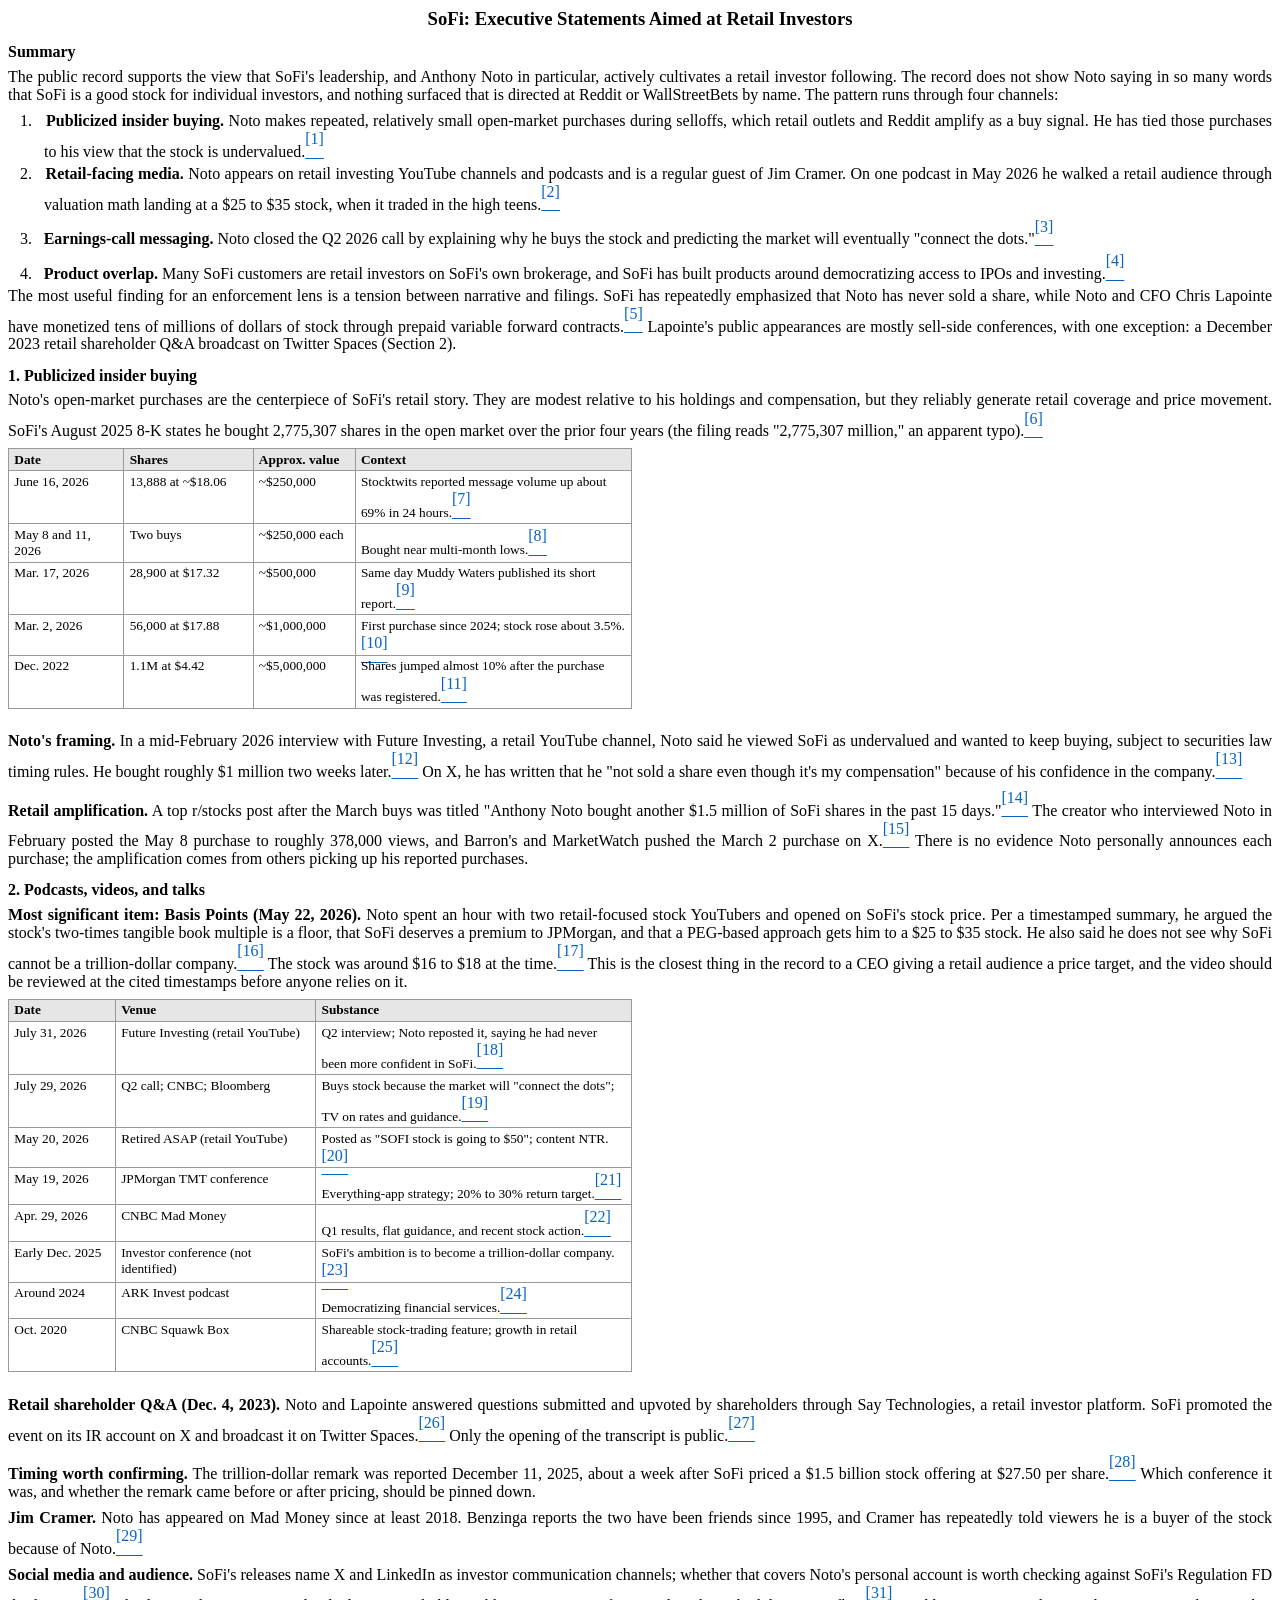
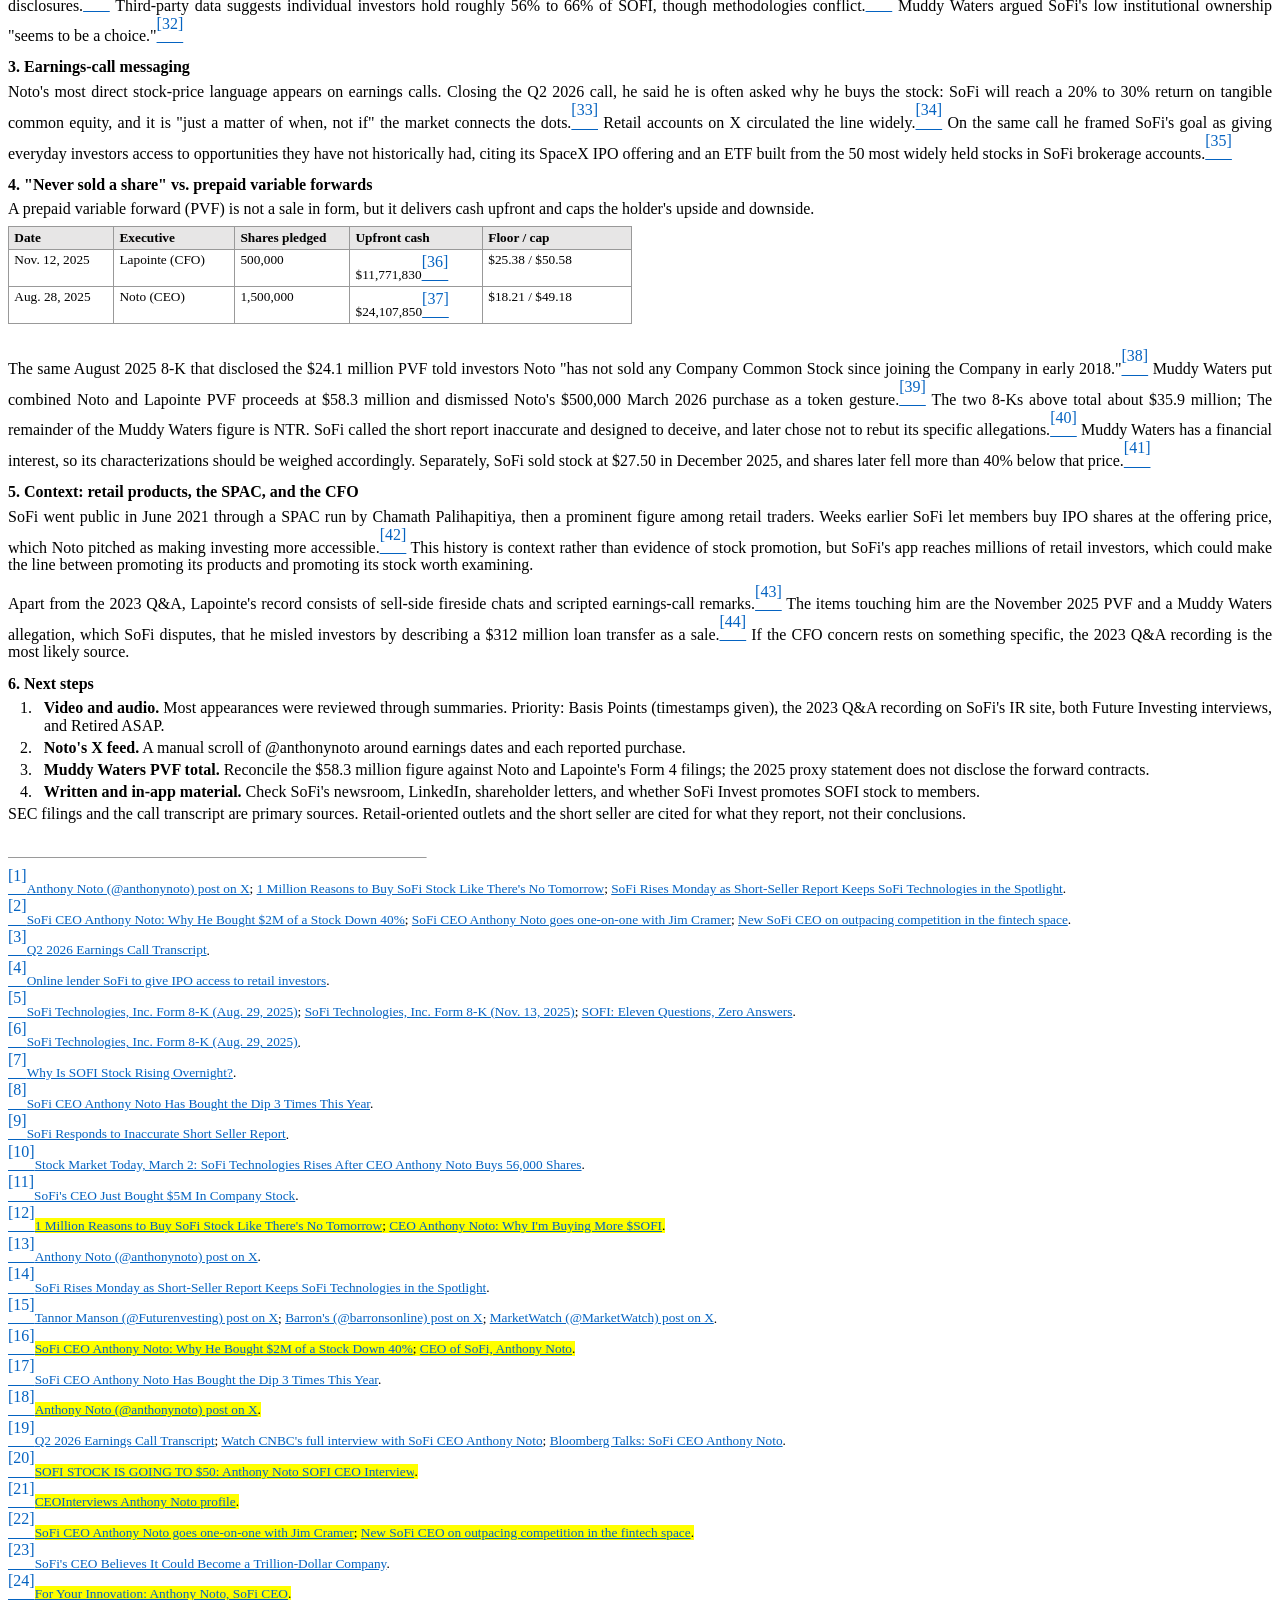
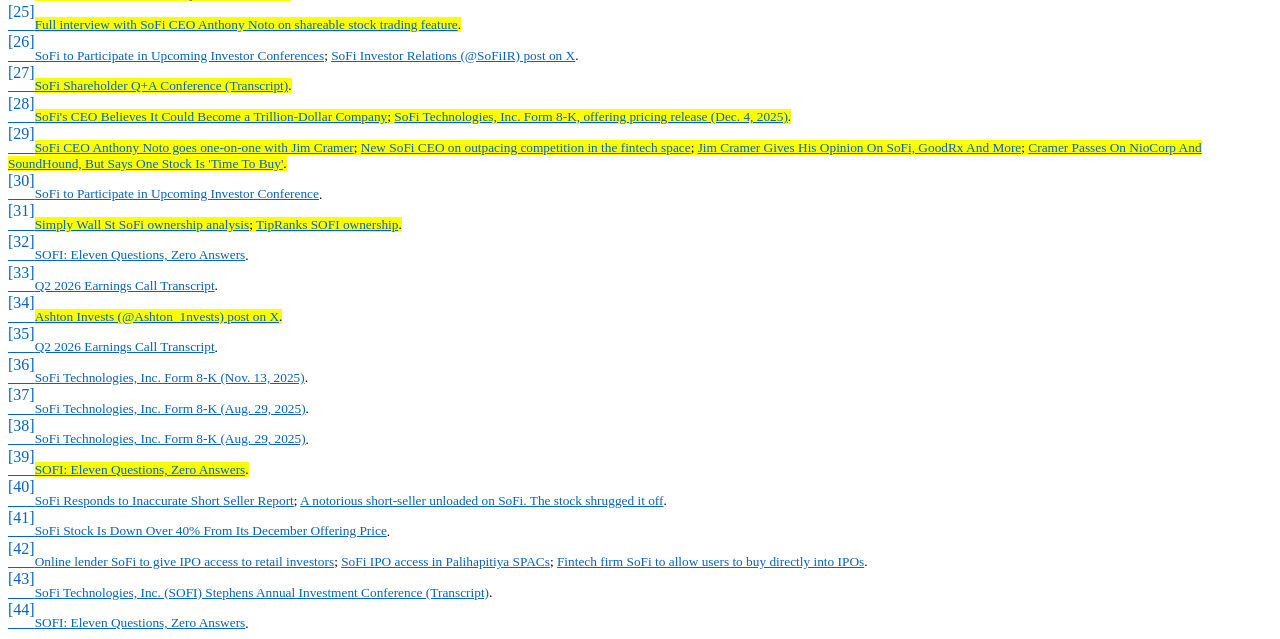
<file: docs/stuff.html>
<html xmlns:o="urn:schemas-microsoft-com:office:office"
xmlns:w="urn:schemas-microsoft-com:office:word"
xmlns:m="http://schemas.microsoft.com/office/2004/12/omml"
xmlns="http://www.w3.org/TR/REC-html40">

<head>
<meta http-equiv=Content-Type content="text/html; charset=utf-8">
<meta name=ProgId content=Word.Document>
<meta name=Generator content="Microsoft Word 15">
<meta name=Originator content="Microsoft Word 15">
<link rel=File-List
href="file:///C:/Users/jjwil/AppData/Local/Temp/msohtmlclip1/01/clip_filelist.xml">
<link rel=themeData
href="file:///C:/Users/jjwil/AppData/Local/Temp/msohtmlclip1/01/clip_themedata.thmx">
<link rel=colorSchemeMapping
href="file:///C:/Users/jjwil/AppData/Local/Temp/msohtmlclip1/01/clip_colorschememapping.xml">
<!--[if gte mso 9]><xml>
 <w:WordDocument>
  <w:View>Normal</w:View>
  <w:Zoom>0</w:Zoom>
  <w:TrackMoves>false</w:TrackMoves>
  <w:TrackFormatting/>
  <w:PunctuationKerning/>
  <w:ValidateAgainstSchemas/>
  <w:SaveIfXMLInvalid>false</w:SaveIfXMLInvalid>
  <w:IgnoreMixedContent>false</w:IgnoreMixedContent>
  <w:AlwaysShowPlaceholderText>false</w:AlwaysShowPlaceholderText>
  <w:DoNotPromoteQF/>
  <w:LidThemeOther>EN-US</w:LidThemeOther>
  <w:LidThemeAsian>X-NONE</w:LidThemeAsian>
  <w:LidThemeComplexScript>X-NONE</w:LidThemeComplexScript>
  <w:Compatibility>
   <w:BreakWrappedTables/>
   <w:SnapToGridInCell/>
   <w:WrapTextWithPunct/>
   <w:UseAsianBreakRules/>
   <w:DontGrowAutofit/>
   <w:SplitPgBreakAndParaMark/>
   <w:EnableOpenTypeKerning/>
   <w:DontFlipMirrorIndents/>
   <w:OverrideTableStyleHps/>
  </w:Compatibility>
  <w:DoNotOptimizeForBrowser/>
  <m:mathPr>
   <m:mathFont m:val="Cambria Math"/>
   <m:brkBin m:val="before"/>
   <m:brkBinSub m:val="&#45;-"/>
   <m:smallFrac m:val="off"/>
   <m:dispDef/>
   <m:lMargin m:val="0"/>
   <m:rMargin m:val="0"/>
   <m:defJc m:val="centerGroup"/>
   <m:wrapIndent m:val="1440"/>
   <m:intLim m:val="subSup"/>
   <m:naryLim m:val="undOvr"/>
  </m:mathPr></w:WordDocument>
</xml><![endif]--><!--[if gte mso 9]><xml>
 <w:LatentStyles DefLockedState="false" DefUnhideWhenUsed="false"
  DefSemiHidden="false" DefQFormat="false" DefPriority="99"
  LatentStyleCount="376">
  <w:LsdException Locked="false" Priority="0" QFormat="true" Name="Normal"/>
  <w:LsdException Locked="false" Priority="9" QFormat="true" Name="heading 1"/>
  <w:LsdException Locked="false" Priority="9" SemiHidden="true"
   UnhideWhenUsed="true" QFormat="true" Name="heading 2"/>
  <w:LsdException Locked="false" Priority="9" SemiHidden="true"
   UnhideWhenUsed="true" QFormat="true" Name="heading 3"/>
  <w:LsdException Locked="false" Priority="9" SemiHidden="true"
   UnhideWhenUsed="true" QFormat="true" Name="heading 4"/>
  <w:LsdException Locked="false" Priority="9" SemiHidden="true"
   UnhideWhenUsed="true" QFormat="true" Name="heading 5"/>
  <w:LsdException Locked="false" Priority="9" SemiHidden="true"
   UnhideWhenUsed="true" QFormat="true" Name="heading 6"/>
  <w:LsdException Locked="false" Priority="9" SemiHidden="true"
   UnhideWhenUsed="true" QFormat="true" Name="heading 7"/>
  <w:LsdException Locked="false" Priority="9" SemiHidden="true"
   UnhideWhenUsed="true" QFormat="true" Name="heading 8"/>
  <w:LsdException Locked="false" Priority="9" SemiHidden="true"
   UnhideWhenUsed="true" QFormat="true" Name="heading 9"/>
  <w:LsdException Locked="false" SemiHidden="true" UnhideWhenUsed="true"
   Name="index 1"/>
  <w:LsdException Locked="false" SemiHidden="true" UnhideWhenUsed="true"
   Name="index 2"/>
  <w:LsdException Locked="false" SemiHidden="true" UnhideWhenUsed="true"
   Name="index 3"/>
  <w:LsdException Locked="false" SemiHidden="true" UnhideWhenUsed="true"
   Name="index 4"/>
  <w:LsdException Locked="false" SemiHidden="true" UnhideWhenUsed="true"
   Name="index 5"/>
  <w:LsdException Locked="false" SemiHidden="true" UnhideWhenUsed="true"
   Name="index 6"/>
  <w:LsdException Locked="false" SemiHidden="true" UnhideWhenUsed="true"
   Name="index 7"/>
  <w:LsdException Locked="false" SemiHidden="true" UnhideWhenUsed="true"
   Name="index 8"/>
  <w:LsdException Locked="false" SemiHidden="true" UnhideWhenUsed="true"
   Name="index 9"/>
  <w:LsdException Locked="false" Priority="39" SemiHidden="true"
   UnhideWhenUsed="true" Name="toc 1"/>
  <w:LsdException Locked="false" Priority="39" SemiHidden="true"
   UnhideWhenUsed="true" Name="toc 2"/>
  <w:LsdException Locked="false" Priority="39" SemiHidden="true"
   UnhideWhenUsed="true" Name="toc 3"/>
  <w:LsdException Locked="false" Priority="39" SemiHidden="true"
   UnhideWhenUsed="true" Name="toc 4"/>
  <w:LsdException Locked="false" Priority="39" SemiHidden="true"
   UnhideWhenUsed="true" Name="toc 5"/>
  <w:LsdException Locked="false" Priority="39" SemiHidden="true"
   UnhideWhenUsed="true" Name="toc 6"/>
  <w:LsdException Locked="false" Priority="39" SemiHidden="true"
   UnhideWhenUsed="true" Name="toc 7"/>
  <w:LsdException Locked="false" Priority="39" SemiHidden="true"
   UnhideWhenUsed="true" Name="toc 8"/>
  <w:LsdException Locked="false" Priority="39" SemiHidden="true"
   UnhideWhenUsed="true" Name="toc 9"/>
  <w:LsdException Locked="false" SemiHidden="true" UnhideWhenUsed="true"
   Name="Normal Indent"/>
  <w:LsdException Locked="false" SemiHidden="true" UnhideWhenUsed="true"
   Name="footnote text"/>
  <w:LsdException Locked="false" SemiHidden="true" UnhideWhenUsed="true"
   Name="annotation text"/>
  <w:LsdException Locked="false" SemiHidden="true" UnhideWhenUsed="true"
   Name="header"/>
  <w:LsdException Locked="false" SemiHidden="true" UnhideWhenUsed="true"
   Name="footer"/>
  <w:LsdException Locked="false" SemiHidden="true" UnhideWhenUsed="true"
   Name="index heading"/>
  <w:LsdException Locked="false" Priority="35" SemiHidden="true"
   UnhideWhenUsed="true" QFormat="true" Name="caption"/>
  <w:LsdException Locked="false" SemiHidden="true" UnhideWhenUsed="true"
   Name="table of figures"/>
  <w:LsdException Locked="false" SemiHidden="true" UnhideWhenUsed="true"
   Name="envelope address"/>
  <w:LsdException Locked="false" SemiHidden="true" UnhideWhenUsed="true"
   Name="envelope return"/>
  <w:LsdException Locked="false" SemiHidden="true" UnhideWhenUsed="true"
   Name="footnote reference"/>
  <w:LsdException Locked="false" SemiHidden="true" UnhideWhenUsed="true"
   Name="annotation reference"/>
  <w:LsdException Locked="false" SemiHidden="true" UnhideWhenUsed="true"
   Name="line number"/>
  <w:LsdException Locked="false" SemiHidden="true" UnhideWhenUsed="true"
   Name="page number"/>
  <w:LsdException Locked="false" SemiHidden="true" UnhideWhenUsed="true"
   Name="endnote reference"/>
  <w:LsdException Locked="false" SemiHidden="true" UnhideWhenUsed="true"
   Name="endnote text"/>
  <w:LsdException Locked="false" SemiHidden="true" UnhideWhenUsed="true"
   Name="table of authorities"/>
  <w:LsdException Locked="false" SemiHidden="true" UnhideWhenUsed="true"
   Name="macro"/>
  <w:LsdException Locked="false" SemiHidden="true" UnhideWhenUsed="true"
   Name="toa heading"/>
  <w:LsdException Locked="false" SemiHidden="true" UnhideWhenUsed="true"
   Name="List"/>
  <w:LsdException Locked="false" SemiHidden="true" UnhideWhenUsed="true"
   Name="List Bullet"/>
  <w:LsdException Locked="false" SemiHidden="true" UnhideWhenUsed="true"
   Name="List Number"/>
  <w:LsdException Locked="false" SemiHidden="true" UnhideWhenUsed="true"
   Name="List 2"/>
  <w:LsdException Locked="false" SemiHidden="true" UnhideWhenUsed="true"
   Name="List 3"/>
  <w:LsdException Locked="false" SemiHidden="true" UnhideWhenUsed="true"
   Name="List 4"/>
  <w:LsdException Locked="false" SemiHidden="true" UnhideWhenUsed="true"
   Name="List 5"/>
  <w:LsdException Locked="false" SemiHidden="true" UnhideWhenUsed="true"
   Name="List Bullet 2"/>
  <w:LsdException Locked="false" SemiHidden="true" UnhideWhenUsed="true"
   Name="List Bullet 3"/>
  <w:LsdException Locked="false" SemiHidden="true" UnhideWhenUsed="true"
   Name="List Bullet 4"/>
  <w:LsdException Locked="false" SemiHidden="true" UnhideWhenUsed="true"
   Name="List Bullet 5"/>
  <w:LsdException Locked="false" SemiHidden="true" UnhideWhenUsed="true"
   Name="List Number 2"/>
  <w:LsdException Locked="false" SemiHidden="true" UnhideWhenUsed="true"
   Name="List Number 3"/>
  <w:LsdException Locked="false" SemiHidden="true" UnhideWhenUsed="true"
   Name="List Number 4"/>
  <w:LsdException Locked="false" SemiHidden="true" UnhideWhenUsed="true"
   Name="List Number 5"/>
  <w:LsdException Locked="false" Priority="10" QFormat="true" Name="Title"/>
  <w:LsdException Locked="false" SemiHidden="true" UnhideWhenUsed="true"
   Name="Closing"/>
  <w:LsdException Locked="false" SemiHidden="true" UnhideWhenUsed="true"
   Name="Signature"/>
  <w:LsdException Locked="false" Priority="1" SemiHidden="true"
   UnhideWhenUsed="true" Name="Default Paragraph Font"/>
  <w:LsdException Locked="false" SemiHidden="true" UnhideWhenUsed="true"
   Name="Body Text"/>
  <w:LsdException Locked="false" SemiHidden="true" UnhideWhenUsed="true"
   Name="Body Text Indent"/>
  <w:LsdException Locked="false" SemiHidden="true" UnhideWhenUsed="true"
   Name="List Continue"/>
  <w:LsdException Locked="false" SemiHidden="true" UnhideWhenUsed="true"
   Name="List Continue 2"/>
  <w:LsdException Locked="false" SemiHidden="true" UnhideWhenUsed="true"
   Name="List Continue 3"/>
  <w:LsdException Locked="false" SemiHidden="true" UnhideWhenUsed="true"
   Name="List Continue 4"/>
  <w:LsdException Locked="false" SemiHidden="true" UnhideWhenUsed="true"
   Name="List Continue 5"/>
  <w:LsdException Locked="false" SemiHidden="true" UnhideWhenUsed="true"
   Name="Message Header"/>
  <w:LsdException Locked="false" Priority="11" QFormat="true" Name="Subtitle"/>
  <w:LsdException Locked="false" SemiHidden="true" UnhideWhenUsed="true"
   Name="Salutation"/>
  <w:LsdException Locked="false" SemiHidden="true" UnhideWhenUsed="true"
   Name="Date"/>
  <w:LsdException Locked="false" SemiHidden="true" UnhideWhenUsed="true"
   Name="Body Text First Indent"/>
  <w:LsdException Locked="false" SemiHidden="true" UnhideWhenUsed="true"
   Name="Body Text First Indent 2"/>
  <w:LsdException Locked="false" SemiHidden="true" UnhideWhenUsed="true"
   Name="Note Heading"/>
  <w:LsdException Locked="false" SemiHidden="true" UnhideWhenUsed="true"
   Name="Body Text 2"/>
  <w:LsdException Locked="false" SemiHidden="true" UnhideWhenUsed="true"
   Name="Body Text 3"/>
  <w:LsdException Locked="false" SemiHidden="true" UnhideWhenUsed="true"
   Name="Body Text Indent 2"/>
  <w:LsdException Locked="false" SemiHidden="true" UnhideWhenUsed="true"
   Name="Body Text Indent 3"/>
  <w:LsdException Locked="false" SemiHidden="true" UnhideWhenUsed="true"
   Name="Block Text"/>
  <w:LsdException Locked="false" SemiHidden="true" UnhideWhenUsed="true"
   Name="Hyperlink"/>
  <w:LsdException Locked="false" SemiHidden="true" UnhideWhenUsed="true"
   Name="FollowedHyperlink"/>
  <w:LsdException Locked="false" Priority="22" QFormat="true" Name="Strong"/>
  <w:LsdException Locked="false" Priority="20" QFormat="true" Name="Emphasis"/>
  <w:LsdException Locked="false" SemiHidden="true" UnhideWhenUsed="true"
   Name="Document Map"/>
  <w:LsdException Locked="false" SemiHidden="true" UnhideWhenUsed="true"
   Name="Plain Text"/>
  <w:LsdException Locked="false" SemiHidden="true" UnhideWhenUsed="true"
   Name="E-mail Signature"/>
  <w:LsdException Locked="false" SemiHidden="true" UnhideWhenUsed="true"
   Name="HTML Top of Form"/>
  <w:LsdException Locked="false" SemiHidden="true" UnhideWhenUsed="true"
   Name="HTML Bottom of Form"/>
  <w:LsdException Locked="false" SemiHidden="true" UnhideWhenUsed="true"
   Name="Normal (Web)"/>
  <w:LsdException Locked="false" SemiHidden="true" UnhideWhenUsed="true"
   Name="HTML Acronym"/>
  <w:LsdException Locked="false" SemiHidden="true" UnhideWhenUsed="true"
   Name="HTML Address"/>
  <w:LsdException Locked="false" SemiHidden="true" UnhideWhenUsed="true"
   Name="HTML Cite"/>
  <w:LsdException Locked="false" SemiHidden="true" UnhideWhenUsed="true"
   Name="HTML Code"/>
  <w:LsdException Locked="false" SemiHidden="true" UnhideWhenUsed="true"
   Name="HTML Definition"/>
  <w:LsdException Locked="false" SemiHidden="true" UnhideWhenUsed="true"
   Name="HTML Keyboard"/>
  <w:LsdException Locked="false" SemiHidden="true" UnhideWhenUsed="true"
   Name="HTML Preformatted"/>
  <w:LsdException Locked="false" SemiHidden="true" UnhideWhenUsed="true"
   Name="HTML Sample"/>
  <w:LsdException Locked="false" SemiHidden="true" UnhideWhenUsed="true"
   Name="HTML Typewriter"/>
  <w:LsdException Locked="false" SemiHidden="true" UnhideWhenUsed="true"
   Name="HTML Variable"/>
  <w:LsdException Locked="false" SemiHidden="true" UnhideWhenUsed="true"
   Name="Normal Table"/>
  <w:LsdException Locked="false" SemiHidden="true" UnhideWhenUsed="true"
   Name="annotation subject"/>
  <w:LsdException Locked="false" SemiHidden="true" UnhideWhenUsed="true"
   Name="No List"/>
  <w:LsdException Locked="false" SemiHidden="true" UnhideWhenUsed="true"
   Name="Outline List 1"/>
  <w:LsdException Locked="false" SemiHidden="true" UnhideWhenUsed="true"
   Name="Outline List 2"/>
  <w:LsdException Locked="false" SemiHidden="true" UnhideWhenUsed="true"
   Name="Outline List 3"/>
  <w:LsdException Locked="false" SemiHidden="true" UnhideWhenUsed="true"
   Name="Table Simple 1"/>
  <w:LsdException Locked="false" SemiHidden="true" UnhideWhenUsed="true"
   Name="Table Simple 2"/>
  <w:LsdException Locked="false" SemiHidden="true" UnhideWhenUsed="true"
   Name="Table Simple 3"/>
  <w:LsdException Locked="false" SemiHidden="true" UnhideWhenUsed="true"
   Name="Table Classic 1"/>
  <w:LsdException Locked="false" SemiHidden="true" UnhideWhenUsed="true"
   Name="Table Classic 2"/>
  <w:LsdException Locked="false" SemiHidden="true" UnhideWhenUsed="true"
   Name="Table Classic 3"/>
  <w:LsdException Locked="false" SemiHidden="true" UnhideWhenUsed="true"
   Name="Table Classic 4"/>
  <w:LsdException Locked="false" SemiHidden="true" UnhideWhenUsed="true"
   Name="Table Colorful 1"/>
  <w:LsdException Locked="false" SemiHidden="true" UnhideWhenUsed="true"
   Name="Table Colorful 2"/>
  <w:LsdException Locked="false" SemiHidden="true" UnhideWhenUsed="true"
   Name="Table Colorful 3"/>
  <w:LsdException Locked="false" SemiHidden="true" UnhideWhenUsed="true"
   Name="Table Columns 1"/>
  <w:LsdException Locked="false" SemiHidden="true" UnhideWhenUsed="true"
   Name="Table Columns 2"/>
  <w:LsdException Locked="false" SemiHidden="true" UnhideWhenUsed="true"
   Name="Table Columns 3"/>
  <w:LsdException Locked="false" SemiHidden="true" UnhideWhenUsed="true"
   Name="Table Columns 4"/>
  <w:LsdException Locked="false" SemiHidden="true" UnhideWhenUsed="true"
   Name="Table Columns 5"/>
  <w:LsdException Locked="false" SemiHidden="true" UnhideWhenUsed="true"
   Name="Table Grid 1"/>
  <w:LsdException Locked="false" SemiHidden="true" UnhideWhenUsed="true"
   Name="Table Grid 2"/>
  <w:LsdException Locked="false" SemiHidden="true" UnhideWhenUsed="true"
   Name="Table Grid 3"/>
  <w:LsdException Locked="false" SemiHidden="true" UnhideWhenUsed="true"
   Name="Table Grid 4"/>
  <w:LsdException Locked="false" SemiHidden="true" UnhideWhenUsed="true"
   Name="Table Grid 5"/>
  <w:LsdException Locked="false" SemiHidden="true" UnhideWhenUsed="true"
   Name="Table Grid 6"/>
  <w:LsdException Locked="false" SemiHidden="true" UnhideWhenUsed="true"
   Name="Table Grid 7"/>
  <w:LsdException Locked="false" SemiHidden="true" UnhideWhenUsed="true"
   Name="Table Grid 8"/>
  <w:LsdException Locked="false" SemiHidden="true" UnhideWhenUsed="true"
   Name="Table List 1"/>
  <w:LsdException Locked="false" SemiHidden="true" UnhideWhenUsed="true"
   Name="Table List 2"/>
  <w:LsdException Locked="false" SemiHidden="true" UnhideWhenUsed="true"
   Name="Table List 3"/>
  <w:LsdException Locked="false" SemiHidden="true" UnhideWhenUsed="true"
   Name="Table List 4"/>
  <w:LsdException Locked="false" SemiHidden="true" UnhideWhenUsed="true"
   Name="Table List 5"/>
  <w:LsdException Locked="false" SemiHidden="true" UnhideWhenUsed="true"
   Name="Table List 6"/>
  <w:LsdException Locked="false" SemiHidden="true" UnhideWhenUsed="true"
   Name="Table List 7"/>
  <w:LsdException Locked="false" SemiHidden="true" UnhideWhenUsed="true"
   Name="Table List 8"/>
  <w:LsdException Locked="false" SemiHidden="true" UnhideWhenUsed="true"
   Name="Table 3D effects 1"/>
  <w:LsdException Locked="false" SemiHidden="true" UnhideWhenUsed="true"
   Name="Table 3D effects 2"/>
  <w:LsdException Locked="false" SemiHidden="true" UnhideWhenUsed="true"
   Name="Table 3D effects 3"/>
  <w:LsdException Locked="false" SemiHidden="true" UnhideWhenUsed="true"
   Name="Table Contemporary"/>
  <w:LsdException Locked="false" SemiHidden="true" UnhideWhenUsed="true"
   Name="Table Elegant"/>
  <w:LsdException Locked="false" SemiHidden="true" UnhideWhenUsed="true"
   Name="Table Professional"/>
  <w:LsdException Locked="false" SemiHidden="true" UnhideWhenUsed="true"
   Name="Table Subtle 1"/>
  <w:LsdException Locked="false" SemiHidden="true" UnhideWhenUsed="true"
   Name="Table Subtle 2"/>
  <w:LsdException Locked="false" SemiHidden="true" UnhideWhenUsed="true"
   Name="Table Web 1"/>
  <w:LsdException Locked="false" SemiHidden="true" UnhideWhenUsed="true"
   Name="Table Web 2"/>
  <w:LsdException Locked="false" SemiHidden="true" UnhideWhenUsed="true"
   Name="Table Web 3"/>
  <w:LsdException Locked="false" SemiHidden="true" UnhideWhenUsed="true"
   Name="Balloon Text"/>
  <w:LsdException Locked="false" Priority="39" Name="Table Grid"/>
  <w:LsdException Locked="false" SemiHidden="true" UnhideWhenUsed="true"
   Name="Table Theme"/>
  <w:LsdException Locked="false" SemiHidden="true" Name="Placeholder Text"/>
  <w:LsdException Locked="false" Priority="1" QFormat="true" Name="No Spacing"/>
  <w:LsdException Locked="false" Priority="60" Name="Light Shading"/>
  <w:LsdException Locked="false" Priority="61" Name="Light List"/>
  <w:LsdException Locked="false" Priority="62" Name="Light Grid"/>
  <w:LsdException Locked="false" Priority="63" Name="Medium Shading 1"/>
  <w:LsdException Locked="false" Priority="64" Name="Medium Shading 2"/>
  <w:LsdException Locked="false" Priority="65" Name="Medium List 1"/>
  <w:LsdException Locked="false" Priority="66" Name="Medium List 2"/>
  <w:LsdException Locked="false" Priority="67" Name="Medium Grid 1"/>
  <w:LsdException Locked="false" Priority="68" Name="Medium Grid 2"/>
  <w:LsdException Locked="false" Priority="69" Name="Medium Grid 3"/>
  <w:LsdException Locked="false" Priority="70" Name="Dark List"/>
  <w:LsdException Locked="false" Priority="71" Name="Colorful Shading"/>
  <w:LsdException Locked="false" Priority="72" Name="Colorful List"/>
  <w:LsdException Locked="false" Priority="73" Name="Colorful Grid"/>
  <w:LsdException Locked="false" Priority="60" Name="Light Shading Accent 1"/>
  <w:LsdException Locked="false" Priority="61" Name="Light List Accent 1"/>
  <w:LsdException Locked="false" Priority="62" Name="Light Grid Accent 1"/>
  <w:LsdException Locked="false" Priority="63" Name="Medium Shading 1 Accent 1"/>
  <w:LsdException Locked="false" Priority="64" Name="Medium Shading 2 Accent 1"/>
  <w:LsdException Locked="false" Priority="65" Name="Medium List 1 Accent 1"/>
  <w:LsdException Locked="false" SemiHidden="true" Name="Revision"/>
  <w:LsdException Locked="false" Priority="0" QFormat="true"
   Name="List Paragraph"/>
  <w:LsdException Locked="false" Priority="29" QFormat="true" Name="Quote"/>
  <w:LsdException Locked="false" Priority="30" QFormat="true"
   Name="Intense Quote"/>
  <w:LsdException Locked="false" Priority="66" Name="Medium List 2 Accent 1"/>
  <w:LsdException Locked="false" Priority="67" Name="Medium Grid 1 Accent 1"/>
  <w:LsdException Locked="false" Priority="68" Name="Medium Grid 2 Accent 1"/>
  <w:LsdException Locked="false" Priority="69" Name="Medium Grid 3 Accent 1"/>
  <w:LsdException Locked="false" Priority="70" Name="Dark List Accent 1"/>
  <w:LsdException Locked="false" Priority="71" Name="Colorful Shading Accent 1"/>
  <w:LsdException Locked="false" Priority="72" Name="Colorful List Accent 1"/>
  <w:LsdException Locked="false" Priority="73" Name="Colorful Grid Accent 1"/>
  <w:LsdException Locked="false" Priority="60" Name="Light Shading Accent 2"/>
  <w:LsdException Locked="false" Priority="61" Name="Light List Accent 2"/>
  <w:LsdException Locked="false" Priority="62" Name="Light Grid Accent 2"/>
  <w:LsdException Locked="false" Priority="63" Name="Medium Shading 1 Accent 2"/>
  <w:LsdException Locked="false" Priority="64" Name="Medium Shading 2 Accent 2"/>
  <w:LsdException Locked="false" Priority="65" Name="Medium List 1 Accent 2"/>
  <w:LsdException Locked="false" Priority="66" Name="Medium List 2 Accent 2"/>
  <w:LsdException Locked="false" Priority="67" Name="Medium Grid 1 Accent 2"/>
  <w:LsdException Locked="false" Priority="68" Name="Medium Grid 2 Accent 2"/>
  <w:LsdException Locked="false" Priority="69" Name="Medium Grid 3 Accent 2"/>
  <w:LsdException Locked="false" Priority="70" Name="Dark List Accent 2"/>
  <w:LsdException Locked="false" Priority="71" Name="Colorful Shading Accent 2"/>
  <w:LsdException Locked="false" Priority="72" Name="Colorful List Accent 2"/>
  <w:LsdException Locked="false" Priority="73" Name="Colorful Grid Accent 2"/>
  <w:LsdException Locked="false" Priority="60" Name="Light Shading Accent 3"/>
  <w:LsdException Locked="false" Priority="61" Name="Light List Accent 3"/>
  <w:LsdException Locked="false" Priority="62" Name="Light Grid Accent 3"/>
  <w:LsdException Locked="false" Priority="63" Name="Medium Shading 1 Accent 3"/>
  <w:LsdException Locked="false" Priority="64" Name="Medium Shading 2 Accent 3"/>
  <w:LsdException Locked="false" Priority="65" Name="Medium List 1 Accent 3"/>
  <w:LsdException Locked="false" Priority="66" Name="Medium List 2 Accent 3"/>
  <w:LsdException Locked="false" Priority="67" Name="Medium Grid 1 Accent 3"/>
  <w:LsdException Locked="false" Priority="68" Name="Medium Grid 2 Accent 3"/>
  <w:LsdException Locked="false" Priority="69" Name="Medium Grid 3 Accent 3"/>
  <w:LsdException Locked="false" Priority="70" Name="Dark List Accent 3"/>
  <w:LsdException Locked="false" Priority="71" Name="Colorful Shading Accent 3"/>
  <w:LsdException Locked="false" Priority="72" Name="Colorful List Accent 3"/>
  <w:LsdException Locked="false" Priority="73" Name="Colorful Grid Accent 3"/>
  <w:LsdException Locked="false" Priority="60" Name="Light Shading Accent 4"/>
  <w:LsdException Locked="false" Priority="61" Name="Light List Accent 4"/>
  <w:LsdException Locked="false" Priority="62" Name="Light Grid Accent 4"/>
  <w:LsdException Locked="false" Priority="63" Name="Medium Shading 1 Accent 4"/>
  <w:LsdException Locked="false" Priority="64" Name="Medium Shading 2 Accent 4"/>
  <w:LsdException Locked="false" Priority="65" Name="Medium List 1 Accent 4"/>
  <w:LsdException Locked="false" Priority="66" Name="Medium List 2 Accent 4"/>
  <w:LsdException Locked="false" Priority="67" Name="Medium Grid 1 Accent 4"/>
  <w:LsdException Locked="false" Priority="68" Name="Medium Grid 2 Accent 4"/>
  <w:LsdException Locked="false" Priority="69" Name="Medium Grid 3 Accent 4"/>
  <w:LsdException Locked="false" Priority="70" Name="Dark List Accent 4"/>
  <w:LsdException Locked="false" Priority="71" Name="Colorful Shading Accent 4"/>
  <w:LsdException Locked="false" Priority="72" Name="Colorful List Accent 4"/>
  <w:LsdException Locked="false" Priority="73" Name="Colorful Grid Accent 4"/>
  <w:LsdException Locked="false" Priority="60" Name="Light Shading Accent 5"/>
  <w:LsdException Locked="false" Priority="61" Name="Light List Accent 5"/>
  <w:LsdException Locked="false" Priority="62" Name="Light Grid Accent 5"/>
  <w:LsdException Locked="false" Priority="63" Name="Medium Shading 1 Accent 5"/>
  <w:LsdException Locked="false" Priority="64" Name="Medium Shading 2 Accent 5"/>
  <w:LsdException Locked="false" Priority="65" Name="Medium List 1 Accent 5"/>
  <w:LsdException Locked="false" Priority="66" Name="Medium List 2 Accent 5"/>
  <w:LsdException Locked="false" Priority="67" Name="Medium Grid 1 Accent 5"/>
  <w:LsdException Locked="false" Priority="68" Name="Medium Grid 2 Accent 5"/>
  <w:LsdException Locked="false" Priority="69" Name="Medium Grid 3 Accent 5"/>
  <w:LsdException Locked="false" Priority="70" Name="Dark List Accent 5"/>
  <w:LsdException Locked="false" Priority="71" Name="Colorful Shading Accent 5"/>
  <w:LsdException Locked="false" Priority="72" Name="Colorful List Accent 5"/>
  <w:LsdException Locked="false" Priority="73" Name="Colorful Grid Accent 5"/>
  <w:LsdException Locked="false" Priority="60" Name="Light Shading Accent 6"/>
  <w:LsdException Locked="false" Priority="61" Name="Light List Accent 6"/>
  <w:LsdException Locked="false" Priority="62" Name="Light Grid Accent 6"/>
  <w:LsdException Locked="false" Priority="63" Name="Medium Shading 1 Accent 6"/>
  <w:LsdException Locked="false" Priority="64" Name="Medium Shading 2 Accent 6"/>
  <w:LsdException Locked="false" Priority="65" Name="Medium List 1 Accent 6"/>
  <w:LsdException Locked="false" Priority="66" Name="Medium List 2 Accent 6"/>
  <w:LsdException Locked="false" Priority="67" Name="Medium Grid 1 Accent 6"/>
  <w:LsdException Locked="false" Priority="68" Name="Medium Grid 2 Accent 6"/>
  <w:LsdException Locked="false" Priority="69" Name="Medium Grid 3 Accent 6"/>
  <w:LsdException Locked="false" Priority="70" Name="Dark List Accent 6"/>
  <w:LsdException Locked="false" Priority="71" Name="Colorful Shading Accent 6"/>
  <w:LsdException Locked="false" Priority="72" Name="Colorful List Accent 6"/>
  <w:LsdException Locked="false" Priority="73" Name="Colorful Grid Accent 6"/>
  <w:LsdException Locked="false" Priority="19" QFormat="true"
   Name="Subtle Emphasis"/>
  <w:LsdException Locked="false" Priority="21" QFormat="true"
   Name="Intense Emphasis"/>
  <w:LsdException Locked="false" Priority="31" QFormat="true"
   Name="Subtle Reference"/>
  <w:LsdException Locked="false" Priority="32" QFormat="true"
   Name="Intense Reference"/>
  <w:LsdException Locked="false" Priority="33" QFormat="true" Name="Book Title"/>
  <w:LsdException Locked="false" Priority="37" SemiHidden="true"
   UnhideWhenUsed="true" Name="Bibliography"/>
  <w:LsdException Locked="false" Priority="39" SemiHidden="true"
   UnhideWhenUsed="true" QFormat="true" Name="TOC Heading"/>
  <w:LsdException Locked="false" Priority="41" Name="Plain Table 1"/>
  <w:LsdException Locked="false" Priority="42" Name="Plain Table 2"/>
  <w:LsdException Locked="false" Priority="43" Name="Plain Table 3"/>
  <w:LsdException Locked="false" Priority="44" Name="Plain Table 4"/>
  <w:LsdException Locked="false" Priority="45" Name="Plain Table 5"/>
  <w:LsdException Locked="false" Priority="40" Name="Grid Table Light"/>
  <w:LsdException Locked="false" Priority="46" Name="Grid Table 1 Light"/>
  <w:LsdException Locked="false" Priority="47" Name="Grid Table 2"/>
  <w:LsdException Locked="false" Priority="48" Name="Grid Table 3"/>
  <w:LsdException Locked="false" Priority="49" Name="Grid Table 4"/>
  <w:LsdException Locked="false" Priority="50" Name="Grid Table 5 Dark"/>
  <w:LsdException Locked="false" Priority="51" Name="Grid Table 6 Colorful"/>
  <w:LsdException Locked="false" Priority="52" Name="Grid Table 7 Colorful"/>
  <w:LsdException Locked="false" Priority="46"
   Name="Grid Table 1 Light Accent 1"/>
  <w:LsdException Locked="false" Priority="47" Name="Grid Table 2 Accent 1"/>
  <w:LsdException Locked="false" Priority="48" Name="Grid Table 3 Accent 1"/>
  <w:LsdException Locked="false" Priority="49" Name="Grid Table 4 Accent 1"/>
  <w:LsdException Locked="false" Priority="50" Name="Grid Table 5 Dark Accent 1"/>
  <w:LsdException Locked="false" Priority="51"
   Name="Grid Table 6 Colorful Accent 1"/>
  <w:LsdException Locked="false" Priority="52"
   Name="Grid Table 7 Colorful Accent 1"/>
  <w:LsdException Locked="false" Priority="46"
   Name="Grid Table 1 Light Accent 2"/>
  <w:LsdException Locked="false" Priority="47" Name="Grid Table 2 Accent 2"/>
  <w:LsdException Locked="false" Priority="48" Name="Grid Table 3 Accent 2"/>
  <w:LsdException Locked="false" Priority="49" Name="Grid Table 4 Accent 2"/>
  <w:LsdException Locked="false" Priority="50" Name="Grid Table 5 Dark Accent 2"/>
  <w:LsdException Locked="false" Priority="51"
   Name="Grid Table 6 Colorful Accent 2"/>
  <w:LsdException Locked="false" Priority="52"
   Name="Grid Table 7 Colorful Accent 2"/>
  <w:LsdException Locked="false" Priority="46"
   Name="Grid Table 1 Light Accent 3"/>
  <w:LsdException Locked="false" Priority="47" Name="Grid Table 2 Accent 3"/>
  <w:LsdException Locked="false" Priority="48" Name="Grid Table 3 Accent 3"/>
  <w:LsdException Locked="false" Priority="49" Name="Grid Table 4 Accent 3"/>
  <w:LsdException Locked="false" Priority="50" Name="Grid Table 5 Dark Accent 3"/>
  <w:LsdException Locked="false" Priority="51"
   Name="Grid Table 6 Colorful Accent 3"/>
  <w:LsdException Locked="false" Priority="52"
   Name="Grid Table 7 Colorful Accent 3"/>
  <w:LsdException Locked="false" Priority="46"
   Name="Grid Table 1 Light Accent 4"/>
  <w:LsdException Locked="false" Priority="47" Name="Grid Table 2 Accent 4"/>
  <w:LsdException Locked="false" Priority="48" Name="Grid Table 3 Accent 4"/>
  <w:LsdException Locked="false" Priority="49" Name="Grid Table 4 Accent 4"/>
  <w:LsdException Locked="false" Priority="50" Name="Grid Table 5 Dark Accent 4"/>
  <w:LsdException Locked="false" Priority="51"
   Name="Grid Table 6 Colorful Accent 4"/>
  <w:LsdException Locked="false" Priority="52"
   Name="Grid Table 7 Colorful Accent 4"/>
  <w:LsdException Locked="false" Priority="46"
   Name="Grid Table 1 Light Accent 5"/>
  <w:LsdException Locked="false" Priority="47" Name="Grid Table 2 Accent 5"/>
  <w:LsdException Locked="false" Priority="48" Name="Grid Table 3 Accent 5"/>
  <w:LsdException Locked="false" Priority="49" Name="Grid Table 4 Accent 5"/>
  <w:LsdException Locked="false" Priority="50" Name="Grid Table 5 Dark Accent 5"/>
  <w:LsdException Locked="false" Priority="51"
   Name="Grid Table 6 Colorful Accent 5"/>
  <w:LsdException Locked="false" Priority="52"
   Name="Grid Table 7 Colorful Accent 5"/>
  <w:LsdException Locked="false" Priority="46"
   Name="Grid Table 1 Light Accent 6"/>
  <w:LsdException Locked="false" Priority="47" Name="Grid Table 2 Accent 6"/>
  <w:LsdException Locked="false" Priority="48" Name="Grid Table 3 Accent 6"/>
  <w:LsdException Locked="false" Priority="49" Name="Grid Table 4 Accent 6"/>
  <w:LsdException Locked="false" Priority="50" Name="Grid Table 5 Dark Accent 6"/>
  <w:LsdException Locked="false" Priority="51"
   Name="Grid Table 6 Colorful Accent 6"/>
  <w:LsdException Locked="false" Priority="52"
   Name="Grid Table 7 Colorful Accent 6"/>
  <w:LsdException Locked="false" Priority="46" Name="List Table 1 Light"/>
  <w:LsdException Locked="false" Priority="47" Name="List Table 2"/>
  <w:LsdException Locked="false" Priority="48" Name="List Table 3"/>
  <w:LsdException Locked="false" Priority="49" Name="List Table 4"/>
  <w:LsdException Locked="false" Priority="50" Name="List Table 5 Dark"/>
  <w:LsdException Locked="false" Priority="51" Name="List Table 6 Colorful"/>
  <w:LsdException Locked="false" Priority="52" Name="List Table 7 Colorful"/>
  <w:LsdException Locked="false" Priority="46"
   Name="List Table 1 Light Accent 1"/>
  <w:LsdException Locked="false" Priority="47" Name="List Table 2 Accent 1"/>
  <w:LsdException Locked="false" Priority="48" Name="List Table 3 Accent 1"/>
  <w:LsdException Locked="false" Priority="49" Name="List Table 4 Accent 1"/>
  <w:LsdException Locked="false" Priority="50" Name="List Table 5 Dark Accent 1"/>
  <w:LsdException Locked="false" Priority="51"
   Name="List Table 6 Colorful Accent 1"/>
  <w:LsdException Locked="false" Priority="52"
   Name="List Table 7 Colorful Accent 1"/>
  <w:LsdException Locked="false" Priority="46"
   Name="List Table 1 Light Accent 2"/>
  <w:LsdException Locked="false" Priority="47" Name="List Table 2 Accent 2"/>
  <w:LsdException Locked="false" Priority="48" Name="List Table 3 Accent 2"/>
  <w:LsdException Locked="false" Priority="49" Name="List Table 4 Accent 2"/>
  <w:LsdException Locked="false" Priority="50" Name="List Table 5 Dark Accent 2"/>
  <w:LsdException Locked="false" Priority="51"
   Name="List Table 6 Colorful Accent 2"/>
  <w:LsdException Locked="false" Priority="52"
   Name="List Table 7 Colorful Accent 2"/>
  <w:LsdException Locked="false" Priority="46"
   Name="List Table 1 Light Accent 3"/>
  <w:LsdException Locked="false" Priority="47" Name="List Table 2 Accent 3"/>
  <w:LsdException Locked="false" Priority="48" Name="List Table 3 Accent 3"/>
  <w:LsdException Locked="false" Priority="49" Name="List Table 4 Accent 3"/>
  <w:LsdException Locked="false" Priority="50" Name="List Table 5 Dark Accent 3"/>
  <w:LsdException Locked="false" Priority="51"
   Name="List Table 6 Colorful Accent 3"/>
  <w:LsdException Locked="false" Priority="52"
   Name="List Table 7 Colorful Accent 3"/>
  <w:LsdException Locked="false" Priority="46"
   Name="List Table 1 Light Accent 4"/>
  <w:LsdException Locked="false" Priority="47" Name="List Table 2 Accent 4"/>
  <w:LsdException Locked="false" Priority="48" Name="List Table 3 Accent 4"/>
  <w:LsdException Locked="false" Priority="49" Name="List Table 4 Accent 4"/>
  <w:LsdException Locked="false" Priority="50" Name="List Table 5 Dark Accent 4"/>
  <w:LsdException Locked="false" Priority="51"
   Name="List Table 6 Colorful Accent 4"/>
  <w:LsdException Locked="false" Priority="52"
   Name="List Table 7 Colorful Accent 4"/>
  <w:LsdException Locked="false" Priority="46"
   Name="List Table 1 Light Accent 5"/>
  <w:LsdException Locked="false" Priority="47" Name="List Table 2 Accent 5"/>
  <w:LsdException Locked="false" Priority="48" Name="List Table 3 Accent 5"/>
  <w:LsdException Locked="false" Priority="49" Name="List Table 4 Accent 5"/>
  <w:LsdException Locked="false" Priority="50" Name="List Table 5 Dark Accent 5"/>
  <w:LsdException Locked="false" Priority="51"
   Name="List Table 6 Colorful Accent 5"/>
  <w:LsdException Locked="false" Priority="52"
   Name="List Table 7 Colorful Accent 5"/>
  <w:LsdException Locked="false" Priority="46"
   Name="List Table 1 Light Accent 6"/>
  <w:LsdException Locked="false" Priority="47" Name="List Table 2 Accent 6"/>
  <w:LsdException Locked="false" Priority="48" Name="List Table 3 Accent 6"/>
  <w:LsdException Locked="false" Priority="49" Name="List Table 4 Accent 6"/>
  <w:LsdException Locked="false" Priority="50" Name="List Table 5 Dark Accent 6"/>
  <w:LsdException Locked="false" Priority="51"
   Name="List Table 6 Colorful Accent 6"/>
  <w:LsdException Locked="false" Priority="52"
   Name="List Table 7 Colorful Accent 6"/>
  <w:LsdException Locked="false" SemiHidden="true" UnhideWhenUsed="true"
   Name="Mention"/>
  <w:LsdException Locked="false" SemiHidden="true" UnhideWhenUsed="true"
   Name="Smart Hyperlink"/>
  <w:LsdException Locked="false" SemiHidden="true" UnhideWhenUsed="true"
   Name="Hashtag"/>
  <w:LsdException Locked="false" SemiHidden="true" UnhideWhenUsed="true"
   Name="Unresolved Mention"/>
  <w:LsdException Locked="false" SemiHidden="true" UnhideWhenUsed="true"
   Name="Smart Link"/>
 </w:LatentStyles>
</xml><![endif]-->
<style>
<!--
 /* Font Definitions */
 @font-face
	{font-family:"Cambria Math";
	panose-1:2 4 5 3 5 4 6 3 2 4;
	mso-font-charset:0;
	mso-generic-font-family:roman;
	mso-font-pitch:variable;
	mso-font-signature:-536869121 1107305727 33554432 0 415 0;}
 /* Style Definitions */
 p.MsoNormal, li.MsoNormal, div.MsoNormal
	{mso-style-unhide:no;
	mso-style-qformat:yes;
	mso-style-parent:"";
	margin:0in;
	mso-pagination:widow-orphan;
	font-size:12.0pt;
	font-family:"Times New Roman",serif;
	mso-fareast-font-family:"Times New Roman";}
h2
	{mso-style-priority:9;
	mso-style-qformat:yes;
	mso-style-link:"Heading 2 Char";
	mso-style-next:Normal;
	margin:0in;
	mso-pagination:widow-orphan;
	mso-outline-level:2;
	font-size:12.0pt;
	font-family:"Times New Roman",serif;
	color:black;}
span.MsoFootnoteReference
	{mso-style-noshow:yes;
	mso-style-priority:99;
	mso-style-parent:"";
	vertical-align:super;}
a:link, span.MsoHyperlink
	{mso-style-priority:99;
	mso-style-parent:"";
	color:#0563C1;
	text-decoration:underline;
	text-underline:single;}
a:visited, span.MsoHyperlinkFollowed
	{mso-style-noshow:yes;
	mso-style-priority:99;
	color:#954F72;
	mso-themecolor:followedhyperlink;
	text-decoration:underline;
	text-underline:single;}
p.MsoListParagraph, li.MsoListParagraph, div.MsoListParagraph
	{mso-style-unhide:no;
	mso-style-qformat:yes;
	margin:0in;
	mso-pagination:widow-orphan;
	font-size:12.0pt;
	font-family:"Times New Roman",serif;
	mso-fareast-font-family:"Times New Roman";}
span.Heading2Char
	{mso-style-name:"Heading 2 Char";
	mso-style-priority:9;
	mso-style-unhide:no;
	mso-style-locked:yes;
	mso-style-link:"Heading 2";
	color:black;
	font-weight:bold;}
.MsoChpDefault
	{mso-style-type:export-only;
	mso-default-props:yes;
	mso-font-kerning:0pt;
	mso-ligatures:none;}
 /* Page Definitions */
 @page
	{mso-footnote-separator:url("file:///C:/Users/jjwil/AppData/Local/Temp/msohtmlclip1/01/clip_header.htm") fs;
	mso-footnote-continuation-separator:url("file:///C:/Users/jjwil/AppData/Local/Temp/msohtmlclip1/01/clip_header.htm") fcs;
	mso-endnote-separator:url("file:///C:/Users/jjwil/AppData/Local/Temp/msohtmlclip1/01/clip_header.htm") es;
	mso-endnote-continuation-separator:url("file:///C:/Users/jjwil/AppData/Local/Temp/msohtmlclip1/01/clip_header.htm") ecs;}
@page WordSection1
	{size:8.5in 11.0in;
	margin:1.0in 1.0in 1.0in 1.0in;
	mso-header-margin:35.4pt;
	mso-footer-margin:35.4pt;
	mso-paper-source:0;}
div.WordSection1
	{page:WordSection1;}
 /* List Definitions */
 @list l0
	{mso-list-id:1540778756;
	mso-list-type:hybrid;
	mso-list-template-ids:-1812155050 558370492 -1236081578 1185418958 1714712734 -995088502 1565837062 -532259800 -1130697512 -1531250382;}
@list l0:level1
	{mso-level-tab-stop:none;
	mso-level-number-position:left;
	margin-left:27.0pt;
	text-indent:-.25in;}
@list l0:level2
	{mso-level-start-at:0;
	mso-level-text:"";
	mso-level-tab-stop:none;
	mso-level-number-position:left;
	margin-left:0in;
	text-indent:0in;}
@list l0:level3
	{mso-level-start-at:0;
	mso-level-text:"";
	mso-level-tab-stop:none;
	mso-level-number-position:left;
	margin-left:0in;
	text-indent:0in;}
@list l0:level4
	{mso-level-start-at:0;
	mso-level-text:"";
	mso-level-tab-stop:none;
	mso-level-number-position:left;
	margin-left:0in;
	text-indent:0in;}
@list l0:level5
	{mso-level-start-at:0;
	mso-level-text:"";
	mso-level-tab-stop:none;
	mso-level-number-position:left;
	margin-left:0in;
	text-indent:0in;}
@list l0:level6
	{mso-level-start-at:0;
	mso-level-text:"";
	mso-level-tab-stop:none;
	mso-level-number-position:left;
	margin-left:0in;
	text-indent:0in;}
@list l0:level7
	{mso-level-start-at:0;
	mso-level-text:"";
	mso-level-tab-stop:none;
	mso-level-number-position:left;
	margin-left:0in;
	text-indent:0in;}
@list l0:level8
	{mso-level-start-at:0;
	mso-level-text:"";
	mso-level-tab-stop:none;
	mso-level-number-position:left;
	margin-left:0in;
	text-indent:0in;}
@list l0:level9
	{mso-level-start-at:0;
	mso-level-text:"";
	mso-level-tab-stop:none;
	mso-level-number-position:left;
	margin-left:0in;
	text-indent:0in;}
@list l1
	{mso-list-id:1657807851;
	mso-list-type:hybrid;
	mso-list-template-ids:1341132158 -549282308 1049129312 62548866 -257802746 -484775270 -1025765040 2009498634 435348136 -734077788;}
@list l1:level1
	{mso-level-tab-stop:none;
	mso-level-number-position:left;
	margin-left:27.0pt;
	text-indent:-.25in;}
@list l1:level2
	{mso-level-start-at:0;
	mso-level-text:"";
	mso-level-tab-stop:none;
	mso-level-number-position:left;
	margin-left:0in;
	text-indent:0in;}
@list l1:level3
	{mso-level-start-at:0;
	mso-level-text:"";
	mso-level-tab-stop:none;
	mso-level-number-position:left;
	margin-left:0in;
	text-indent:0in;}
@list l1:level4
	{mso-level-start-at:0;
	mso-level-text:"";
	mso-level-tab-stop:none;
	mso-level-number-position:left;
	margin-left:0in;
	text-indent:0in;}
@list l1:level5
	{mso-level-start-at:0;
	mso-level-text:"";
	mso-level-tab-stop:none;
	mso-level-number-position:left;
	margin-left:0in;
	text-indent:0in;}
@list l1:level6
	{mso-level-start-at:0;
	mso-level-text:"";
	mso-level-tab-stop:none;
	mso-level-number-position:left;
	margin-left:0in;
	text-indent:0in;}
@list l1:level7
	{mso-level-start-at:0;
	mso-level-text:"";
	mso-level-tab-stop:none;
	mso-level-number-position:left;
	margin-left:0in;
	text-indent:0in;}
@list l1:level8
	{mso-level-start-at:0;
	mso-level-text:"";
	mso-level-tab-stop:none;
	mso-level-number-position:left;
	margin-left:0in;
	text-indent:0in;}
@list l1:level9
	{mso-level-start-at:0;
	mso-level-text:"";
	mso-level-tab-stop:none;
	mso-level-number-position:left;
	margin-left:0in;
	text-indent:0in;}
ol
	{margin-bottom:0in;}
ul
	{margin-bottom:0in;}
-->
</style>
<!--[if gte mso 10]>
<style>
 /* Style Definitions */
 table.MsoNormalTable
	{mso-style-name:"Table Normal";
	mso-tstyle-rowband-size:0;
	mso-tstyle-colband-size:0;
	mso-style-noshow:yes;
	mso-style-priority:99;
	mso-style-parent:"";
	mso-padding-alt:0in 5.4pt 0in 5.4pt;
	mso-para-margin:0in;
	mso-pagination:widow-orphan;
	font-size:12.0pt;
	font-family:"Times New Roman",serif;}
</style>
<![endif]-->
</head>

<body lang=EN-US link="#0563C1" vlink="#954F72" style='tab-interval:.5in;
word-wrap:break-word'>
<!--StartFragment-->

<p class=MsoNormal align=center style='margin-bottom:10.0pt;text-align:center'><b><span
style='font-size:14.0pt'>SoFi: Executive Statements Aimed at Retail Investors</span></b><o:p></o:p></p>

<h2 style='margin-top:10.0pt;margin-right:0in;margin-bottom:5.0pt;margin-left:
0in;page-break-after:avoid'>Summary<o:p></o:p></h2>

<p class=MsoNormal style='margin-bottom:6.0pt;text-align:justify'>The public
record supports the view that SoFi's leadership, and Anthony Noto in
particular, actively cultivates a retail investor following. The record does
not show Noto saying in so many words that SoFi is a good stock for individual
investors, and nothing surfaced that is directed at Reddit or WallStreetBets by
name. The pattern runs through four channels:<o:p></o:p></p>

<p class=MsoListParagraph style='margin-top:0in;margin-right:0in;margin-bottom:
3.0pt;margin-left:27.0pt;text-align:justify;text-indent:-.25in;mso-list:l0 level1 lfo1'><![if !supportLists]><span
style='mso-list:Ignore'>1.<span style='font:7.0pt "Times New Roman"'>&nbsp;&nbsp;&nbsp;&nbsp;
</span></span><![endif]><b>Publicized insider buying.</b> Noto makes repeated,
relatively small open-market purchases during selloffs, which retail outlets
and Reddit amplify as a buy signal. He has tied those purchases to his view
that the stock is undervalued.<a style='mso-footnote-id:ftn1' href="#_ftn1"
name="_ftnref1" title=""><span class=MsoFootnoteReference><span
style='mso-special-character:footnote'><![if !supportFootnotes]><span
class=MsoFootnoteReference><span style='font-size:12.0pt;font-family:"Times New Roman",serif;
mso-fareast-font-family:"Times New Roman";mso-ansi-language:EN-US;mso-fareast-language:
EN-US;mso-bidi-language:AR-SA'>[1]</span></span><![endif]></span></span></a><o:p></o:p></p>

<p class=MsoListParagraph style='margin-top:0in;margin-right:0in;margin-bottom:
3.0pt;margin-left:27.0pt;text-align:justify;text-indent:-.25in;mso-list:l0 level1 lfo1'><![if !supportLists]><span
style='mso-list:Ignore'>2.<span style='font:7.0pt "Times New Roman"'>&nbsp;&nbsp;&nbsp;&nbsp;
</span></span><![endif]><b>Retail-facing media.</b> Noto appears on retail
investing YouTube channels and podcasts and is a regular guest of Jim Cramer.
On one podcast in May 2026 he walked a retail audience through valuation math
landing at a $25 to $35 stock, when it traded in the high teens.<a
style='mso-footnote-id:ftn2' href="#_ftn2" name="_ftnref2" title=""><span
class=MsoFootnoteReference><span style='mso-special-character:footnote'><![if !supportFootnotes]><span
class=MsoFootnoteReference><span style='font-size:12.0pt;font-family:"Times New Roman",serif;
mso-fareast-font-family:"Times New Roman";mso-ansi-language:EN-US;mso-fareast-language:
EN-US;mso-bidi-language:AR-SA'>[2]</span></span><![endif]></span></span></a><o:p></o:p></p>

<p class=MsoListParagraph style='margin-top:0in;margin-right:0in;margin-bottom:
3.0pt;margin-left:27.0pt;text-align:justify;text-indent:-.25in;mso-list:l0 level1 lfo1'><![if !supportLists]><span
style='mso-list:Ignore'>3.<span style='font:7.0pt "Times New Roman"'>&nbsp;&nbsp;&nbsp;&nbsp;
</span></span><![endif]><b>Earnings-call messaging.</b> Noto closed the Q2 2026
call by explaining why he buys the stock and predicting the market will
eventually &quot;connect the dots.&quot;<a style='mso-footnote-id:ftn3'
href="#_ftn3" name="_ftnref3" title=""><span class=MsoFootnoteReference><span
style='mso-special-character:footnote'><![if !supportFootnotes]><span
class=MsoFootnoteReference><span style='font-size:12.0pt;font-family:"Times New Roman",serif;
mso-fareast-font-family:"Times New Roman";mso-ansi-language:EN-US;mso-fareast-language:
EN-US;mso-bidi-language:AR-SA'>[3]</span></span><![endif]></span></span></a><o:p></o:p></p>

<p class=MsoListParagraph style='margin-top:0in;margin-right:0in;margin-bottom:
3.0pt;margin-left:27.0pt;text-align:justify;text-indent:-.25in;mso-list:l0 level1 lfo1'><![if !supportLists]><span
style='mso-list:Ignore'>4.<span style='font:7.0pt "Times New Roman"'>&nbsp;&nbsp;&nbsp;&nbsp;
</span></span><![endif]><b>Product overlap.</b> Many SoFi customers are retail
investors on SoFi's own brokerage, and SoFi has built products around
democratizing access to IPOs and investing.<a style='mso-footnote-id:ftn4'
href="#_ftn4" name="_ftnref4" title=""><span class=MsoFootnoteReference><span
style='mso-special-character:footnote'><![if !supportFootnotes]><span
class=MsoFootnoteReference><span style='font-size:12.0pt;font-family:"Times New Roman",serif;
mso-fareast-font-family:"Times New Roman";mso-ansi-language:EN-US;mso-fareast-language:
EN-US;mso-bidi-language:AR-SA'>[4]</span></span><![endif]></span></span></a><o:p></o:p></p>

<p class=MsoNormal style='margin-bottom:6.0pt;text-align:justify'>The most
useful finding for an enforcement lens is a tension between narrative and
filings. SoFi has repeatedly emphasized that Noto has never sold a share, while
Noto and CFO Chris Lapointe have monetized tens of millions of dollars of stock
through prepaid variable forward contracts.<a style='mso-footnote-id:ftn5'
href="#_ftn5" name="_ftnref5" title=""><span class=MsoFootnoteReference><span
style='mso-special-character:footnote'><![if !supportFootnotes]><span
class=MsoFootnoteReference><span style='font-size:12.0pt;font-family:"Times New Roman",serif;
mso-fareast-font-family:"Times New Roman";mso-ansi-language:EN-US;mso-fareast-language:
EN-US;mso-bidi-language:AR-SA'>[5]</span></span><![endif]></span></span></a>
Lapointe's public appearances are mostly sell-side conferences, with one
exception: a December 2023 retail shareholder Q&amp;A broadcast on Twitter
Spaces (Section 2).<o:p></o:p></p>

<h2 style='margin-top:10.0pt;margin-right:0in;margin-bottom:5.0pt;margin-left:
0in;page-break-after:avoid'>1. Publicized insider buying<o:p></o:p></h2>

<p class=MsoNormal style='margin-bottom:6.0pt;text-align:justify'>Noto's
open-market purchases are the centerpiece of SoFi's retail story. They are
modest relative to his holdings and compensation, but they reliably generate
retail coverage and price movement. SoFi's August 2025 8-K states he bought
2,775,307 shares in the open market over the prior four years (the filing reads
&quot;2,775,307 million,&quot; an apparent typo).<a style='mso-footnote-id:
ftn6' href="#_ftn6" name="_ftnref6" title=""><span class=MsoFootnoteReference><span
style='mso-special-character:footnote'><![if !supportFootnotes]><span
class=MsoFootnoteReference><span style='font-size:12.0pt;font-family:"Times New Roman",serif;
mso-fareast-font-family:"Times New Roman";mso-ansi-language:EN-US;mso-fareast-language:
EN-US;mso-bidi-language:AR-SA'>[6]</span></span><![endif]></span></span></a><o:p></o:p></p>

<table class=MsoNormalTable border=1 cellspacing=0 cellpadding=0 width=624
 style='width:6.5in;border-collapse:collapse;border:none;mso-border-alt:solid windowtext .5pt;
 mso-padding-alt:0in .5pt 0in .5pt;mso-border-insideh:.5pt solid windowtext;
 mso-border-insidev:.5pt solid windowtext'>
 <thead>
  <tr style='mso-yfti-irow:0;mso-yfti-firstrow:yes'>
   <td width=113 valign=top style='width:85.0pt;border:solid #999999 1.0pt;
   mso-border-alt:solid #999999 .5pt;background:#E7E6E6;padding:2.0pt 4.0pt 2.0pt 4.0pt'>
   <p class=MsoNormal><b><span style='font-size:10.0pt;color:black;mso-color-alt:
   windowtext'>Date</span></b><o:p></o:p></p>
   </td>
   <td width=127 valign=top style='width:95.0pt;border:solid #999999 1.0pt;
   border-left:none;mso-border-left-alt:solid #999999 .5pt;mso-border-alt:solid #999999 .5pt;
   background:#E7E6E6;padding:2.0pt 4.0pt 2.0pt 4.0pt'>
   <p class=MsoNormal><b><span style='font-size:10.0pt;color:black;mso-color-alt:
   windowtext'>Shares</span></b><o:p></o:p></p>
   </td>
   <td width=93 valign=top style='width:70.0pt;border:solid #999999 1.0pt;
   border-left:none;mso-border-left-alt:solid #999999 .5pt;mso-border-alt:solid #999999 .5pt;
   background:#E7E6E6;padding:2.0pt 4.0pt 2.0pt 4.0pt'>
   <p class=MsoNormal><b><span style='font-size:10.0pt;color:black;mso-color-alt:
   windowtext'>Approx. value</span></b><o:p></o:p></p>
   </td>
   <td width=291 valign=top style='width:218.0pt;border:solid #999999 1.0pt;
   border-left:none;mso-border-left-alt:solid #999999 .5pt;mso-border-alt:solid #999999 .5pt;
   background:#E7E6E6;padding:2.0pt 4.0pt 2.0pt 4.0pt'>
   <p class=MsoNormal><b><span style='font-size:10.0pt;color:black;mso-color-alt:
   windowtext'>Context</span></b><o:p></o:p></p>
   </td>
  </tr>
 </thead>
 <tr style='mso-yfti-irow:1;page-break-inside:avoid'>
  <td width=113 valign=top style='width:85.0pt;border:solid #999999 1.0pt;
  border-top:none;mso-border-top-alt:solid #999999 .5pt;mso-border-alt:solid #999999 .5pt;
  padding:2.0pt 4.0pt 2.0pt 4.0pt'>
  <p class=MsoNormal><span style='font-size:10.0pt'>June 16, 2026</span><o:p></o:p></p>
  </td>
  <td width=127 valign=top style='width:95.0pt;border-top:none;border-left:
  none;border-bottom:solid #999999 1.0pt;border-right:solid #999999 1.0pt;
  mso-border-top-alt:solid #999999 .5pt;mso-border-left-alt:solid #999999 .5pt;
  mso-border-alt:solid #999999 .5pt;padding:2.0pt 4.0pt 2.0pt 4.0pt'>
  <p class=MsoNormal><span style='font-size:10.0pt'>13,888 at ~$18.06</span><o:p></o:p></p>
  </td>
  <td width=93 valign=top style='width:70.0pt;border-top:none;border-left:none;
  border-bottom:solid #999999 1.0pt;border-right:solid #999999 1.0pt;
  mso-border-top-alt:solid #999999 .5pt;mso-border-left-alt:solid #999999 .5pt;
  mso-border-alt:solid #999999 .5pt;padding:2.0pt 4.0pt 2.0pt 4.0pt'>
  <p class=MsoNormal><span style='font-size:10.0pt'>~$250,000</span><o:p></o:p></p>
  </td>
  <td width=291 valign=top style='width:218.0pt;border-top:none;border-left:
  none;border-bottom:solid #999999 1.0pt;border-right:solid #999999 1.0pt;
  mso-border-top-alt:solid #999999 .5pt;mso-border-left-alt:solid #999999 .5pt;
  mso-border-alt:solid #999999 .5pt;padding:2.0pt 4.0pt 2.0pt 4.0pt'>
  <p class=MsoNormal><span style='font-size:10.0pt'>Stocktwits reported message
  volume up about 69% in 24 hours.</span><a style='mso-footnote-id:ftn7'
  href="#_ftn7" name="_ftnref7" title=""><span class=MsoFootnoteReference><span
  style='mso-special-character:footnote'><![if !supportFootnotes]><span
  class=MsoFootnoteReference><span style='font-size:12.0pt;font-family:"Times New Roman",serif;
  mso-fareast-font-family:"Times New Roman";mso-ansi-language:EN-US;mso-fareast-language:
  EN-US;mso-bidi-language:AR-SA'>[7]</span></span><![endif]></span></span></a><o:p></o:p></p>
  </td>
 </tr>
 <tr style='mso-yfti-irow:2;page-break-inside:avoid'>
  <td width=113 valign=top style='width:85.0pt;border:solid #999999 1.0pt;
  border-top:none;mso-border-top-alt:solid #999999 .5pt;mso-border-alt:solid #999999 .5pt;
  padding:2.0pt 4.0pt 2.0pt 4.0pt'>
  <p class=MsoNormal><span style='font-size:10.0pt'>May 8 and 11, 2026</span><o:p></o:p></p>
  </td>
  <td width=127 valign=top style='width:95.0pt;border-top:none;border-left:
  none;border-bottom:solid #999999 1.0pt;border-right:solid #999999 1.0pt;
  mso-border-top-alt:solid #999999 .5pt;mso-border-left-alt:solid #999999 .5pt;
  mso-border-alt:solid #999999 .5pt;padding:2.0pt 4.0pt 2.0pt 4.0pt'>
  <p class=MsoNormal><span style='font-size:10.0pt'>Two buys</span><o:p></o:p></p>
  </td>
  <td width=93 valign=top style='width:70.0pt;border-top:none;border-left:none;
  border-bottom:solid #999999 1.0pt;border-right:solid #999999 1.0pt;
  mso-border-top-alt:solid #999999 .5pt;mso-border-left-alt:solid #999999 .5pt;
  mso-border-alt:solid #999999 .5pt;padding:2.0pt 4.0pt 2.0pt 4.0pt'>
  <p class=MsoNormal><span style='font-size:10.0pt'>~$250,000 each</span><o:p></o:p></p>
  </td>
  <td width=291 valign=top style='width:218.0pt;border-top:none;border-left:
  none;border-bottom:solid #999999 1.0pt;border-right:solid #999999 1.0pt;
  mso-border-top-alt:solid #999999 .5pt;mso-border-left-alt:solid #999999 .5pt;
  mso-border-alt:solid #999999 .5pt;padding:2.0pt 4.0pt 2.0pt 4.0pt'>
  <p class=MsoNormal><span style='font-size:10.0pt'>Bought near multi-month
  lows.</span><a style='mso-footnote-id:ftn8' href="#_ftn8" name="_ftnref8"
  title=""><span class=MsoFootnoteReference><span style='mso-special-character:
  footnote'><![if !supportFootnotes]><span class=MsoFootnoteReference><span
  style='font-size:12.0pt;font-family:"Times New Roman",serif;mso-fareast-font-family:
  "Times New Roman";mso-ansi-language:EN-US;mso-fareast-language:EN-US;
  mso-bidi-language:AR-SA'>[8]</span></span><![endif]></span></span></a><o:p></o:p></p>
  </td>
 </tr>
 <tr style='mso-yfti-irow:3;page-break-inside:avoid'>
  <td width=113 valign=top style='width:85.0pt;border:solid #999999 1.0pt;
  border-top:none;mso-border-top-alt:solid #999999 .5pt;mso-border-alt:solid #999999 .5pt;
  padding:2.0pt 4.0pt 2.0pt 4.0pt'>
  <p class=MsoNormal><span style='font-size:10.0pt'>Mar. 17, 2026</span><o:p></o:p></p>
  </td>
  <td width=127 valign=top style='width:95.0pt;border-top:none;border-left:
  none;border-bottom:solid #999999 1.0pt;border-right:solid #999999 1.0pt;
  mso-border-top-alt:solid #999999 .5pt;mso-border-left-alt:solid #999999 .5pt;
  mso-border-alt:solid #999999 .5pt;padding:2.0pt 4.0pt 2.0pt 4.0pt'>
  <p class=MsoNormal><span style='font-size:10.0pt'>28,900 at $17.32</span><o:p></o:p></p>
  </td>
  <td width=93 valign=top style='width:70.0pt;border-top:none;border-left:none;
  border-bottom:solid #999999 1.0pt;border-right:solid #999999 1.0pt;
  mso-border-top-alt:solid #999999 .5pt;mso-border-left-alt:solid #999999 .5pt;
  mso-border-alt:solid #999999 .5pt;padding:2.0pt 4.0pt 2.0pt 4.0pt'>
  <p class=MsoNormal><span style='font-size:10.0pt'>~$500,000</span><o:p></o:p></p>
  </td>
  <td width=291 valign=top style='width:218.0pt;border-top:none;border-left:
  none;border-bottom:solid #999999 1.0pt;border-right:solid #999999 1.0pt;
  mso-border-top-alt:solid #999999 .5pt;mso-border-left-alt:solid #999999 .5pt;
  mso-border-alt:solid #999999 .5pt;padding:2.0pt 4.0pt 2.0pt 4.0pt'>
  <p class=MsoNormal><span style='font-size:10.0pt'>Same day Muddy Waters
  published its short report.</span><a style='mso-footnote-id:ftn9'
  href="#_ftn9" name="_ftnref9" title=""><span class=MsoFootnoteReference><span
  style='mso-special-character:footnote'><![if !supportFootnotes]><span
  class=MsoFootnoteReference><span style='font-size:12.0pt;font-family:"Times New Roman",serif;
  mso-fareast-font-family:"Times New Roman";mso-ansi-language:EN-US;mso-fareast-language:
  EN-US;mso-bidi-language:AR-SA'>[9]</span></span><![endif]></span></span></a><o:p></o:p></p>
  </td>
 </tr>
 <tr style='mso-yfti-irow:4;page-break-inside:avoid'>
  <td width=113 valign=top style='width:85.0pt;border:solid #999999 1.0pt;
  border-top:none;mso-border-top-alt:solid #999999 .5pt;mso-border-alt:solid #999999 .5pt;
  padding:2.0pt 4.0pt 2.0pt 4.0pt'>
  <p class=MsoNormal><span style='font-size:10.0pt'>Mar. 2, 2026</span><o:p></o:p></p>
  </td>
  <td width=127 valign=top style='width:95.0pt;border-top:none;border-left:
  none;border-bottom:solid #999999 1.0pt;border-right:solid #999999 1.0pt;
  mso-border-top-alt:solid #999999 .5pt;mso-border-left-alt:solid #999999 .5pt;
  mso-border-alt:solid #999999 .5pt;padding:2.0pt 4.0pt 2.0pt 4.0pt'>
  <p class=MsoNormal><span style='font-size:10.0pt'>56,000 at $17.88</span><o:p></o:p></p>
  </td>
  <td width=93 valign=top style='width:70.0pt;border-top:none;border-left:none;
  border-bottom:solid #999999 1.0pt;border-right:solid #999999 1.0pt;
  mso-border-top-alt:solid #999999 .5pt;mso-border-left-alt:solid #999999 .5pt;
  mso-border-alt:solid #999999 .5pt;padding:2.0pt 4.0pt 2.0pt 4.0pt'>
  <p class=MsoNormal><span style='font-size:10.0pt'>~$1,000,000</span><o:p></o:p></p>
  </td>
  <td width=291 valign=top style='width:218.0pt;border-top:none;border-left:
  none;border-bottom:solid #999999 1.0pt;border-right:solid #999999 1.0pt;
  mso-border-top-alt:solid #999999 .5pt;mso-border-left-alt:solid #999999 .5pt;
  mso-border-alt:solid #999999 .5pt;padding:2.0pt 4.0pt 2.0pt 4.0pt'>
  <p class=MsoNormal><span style='font-size:10.0pt'>First purchase since 2024;
  stock rose about 3.5%.</span><a style='mso-footnote-id:ftn10' href="#_ftn10"
  name="_ftnref10" title=""><span class=MsoFootnoteReference><span
  style='mso-special-character:footnote'><![if !supportFootnotes]><span
  class=MsoFootnoteReference><span style='font-size:12.0pt;font-family:"Times New Roman",serif;
  mso-fareast-font-family:"Times New Roman";mso-ansi-language:EN-US;mso-fareast-language:
  EN-US;mso-bidi-language:AR-SA'>[10]</span></span><![endif]></span></span></a><o:p></o:p></p>
  </td>
 </tr>
 <tr style='mso-yfti-irow:5;mso-yfti-lastrow:yes;page-break-inside:avoid'>
  <td width=113 valign=top style='width:85.0pt;border:solid #999999 1.0pt;
  border-top:none;mso-border-top-alt:solid #999999 .5pt;mso-border-alt:solid #999999 .5pt;
  padding:2.0pt 4.0pt 2.0pt 4.0pt'>
  <p class=MsoNormal><span style='font-size:10.0pt'>Dec. 2022</span><o:p></o:p></p>
  </td>
  <td width=127 valign=top style='width:95.0pt;border-top:none;border-left:
  none;border-bottom:solid #999999 1.0pt;border-right:solid #999999 1.0pt;
  mso-border-top-alt:solid #999999 .5pt;mso-border-left-alt:solid #999999 .5pt;
  mso-border-alt:solid #999999 .5pt;padding:2.0pt 4.0pt 2.0pt 4.0pt'>
  <p class=MsoNormal><span style='font-size:10.0pt'>1.1M at $4.42</span><o:p></o:p></p>
  </td>
  <td width=93 valign=top style='width:70.0pt;border-top:none;border-left:none;
  border-bottom:solid #999999 1.0pt;border-right:solid #999999 1.0pt;
  mso-border-top-alt:solid #999999 .5pt;mso-border-left-alt:solid #999999 .5pt;
  mso-border-alt:solid #999999 .5pt;padding:2.0pt 4.0pt 2.0pt 4.0pt'>
  <p class=MsoNormal><span style='font-size:10.0pt'>~$5,000,000</span><o:p></o:p></p>
  </td>
  <td width=291 valign=top style='width:218.0pt;border-top:none;border-left:
  none;border-bottom:solid #999999 1.0pt;border-right:solid #999999 1.0pt;
  mso-border-top-alt:solid #999999 .5pt;mso-border-left-alt:solid #999999 .5pt;
  mso-border-alt:solid #999999 .5pt;padding:2.0pt 4.0pt 2.0pt 4.0pt'>
  <p class=MsoNormal><span style='font-size:10.0pt'>Shares jumped almost 10%
  after the purchase was registered.</span><a style='mso-footnote-id:ftn11'
  href="#_ftn11" name="_ftnref11" title=""><span class=MsoFootnoteReference><span
  style='mso-special-character:footnote'><![if !supportFootnotes]><span
  class=MsoFootnoteReference><span style='font-size:12.0pt;font-family:"Times New Roman",serif;
  mso-fareast-font-family:"Times New Roman";mso-ansi-language:EN-US;mso-fareast-language:
  EN-US;mso-bidi-language:AR-SA'>[11]</span></span><![endif]></span></span></a><o:p></o:p></p>
  </td>
 </tr>
</table>

<p class=MsoNormal style='margin-bottom:4.0pt'><o:p>&nbsp;</o:p></p>

<p class=MsoNormal style='margin-bottom:6.0pt;text-align:justify'><b>Noto's
framing.</b> In a mid-February 2026 interview with Future Investing, a retail
YouTube channel, Noto said he viewed SoFi as undervalued and wanted to keep
buying, subject to securities law timing rules. He bought roughly $1 million
two weeks later.<a style='mso-footnote-id:ftn12' href="#_ftn12" name="_ftnref12"
title=""><span class=MsoFootnoteReference><span style='mso-special-character:
footnote'><![if !supportFootnotes]><span class=MsoFootnoteReference><span
style='font-size:12.0pt;font-family:"Times New Roman",serif;mso-fareast-font-family:
"Times New Roman";mso-ansi-language:EN-US;mso-fareast-language:EN-US;
mso-bidi-language:AR-SA'>[12]</span></span><![endif]></span></span></a> On X,
he has written that he &quot;not sold a share even though it's my
compensation&quot; because of his confidence in the company.<a
style='mso-footnote-id:ftn13' href="#_ftn13" name="_ftnref13" title=""><span
class=MsoFootnoteReference><span style='mso-special-character:footnote'><![if !supportFootnotes]><span
class=MsoFootnoteReference><span style='font-size:12.0pt;font-family:"Times New Roman",serif;
mso-fareast-font-family:"Times New Roman";mso-ansi-language:EN-US;mso-fareast-language:
EN-US;mso-bidi-language:AR-SA'>[13]</span></span><![endif]></span></span></a><o:p></o:p></p>

<p class=MsoNormal style='margin-bottom:6.0pt;text-align:justify'><b>Retail
amplification.</b> A top r/stocks post after the March buys was titled
&quot;Anthony Noto bought another $1.5 million of SoFi shares in the past 15
days.&quot;<a style='mso-footnote-id:ftn14' href="#_ftn14" name="_ftnref14"
title=""><span class=MsoFootnoteReference><span style='mso-special-character:
footnote'><![if !supportFootnotes]><span class=MsoFootnoteReference><span
style='font-size:12.0pt;font-family:"Times New Roman",serif;mso-fareast-font-family:
"Times New Roman";mso-ansi-language:EN-US;mso-fareast-language:EN-US;
mso-bidi-language:AR-SA'>[14]</span></span><![endif]></span></span></a> The
creator who interviewed Noto in February posted the May 8 purchase to roughly
378,000 views, and Barron's and MarketWatch pushed the March 2 purchase on X.<a
style='mso-footnote-id:ftn15' href="#_ftn15" name="_ftnref15" title=""><span
class=MsoFootnoteReference><span style='mso-special-character:footnote'><![if !supportFootnotes]><span
class=MsoFootnoteReference><span style='font-size:12.0pt;font-family:"Times New Roman",serif;
mso-fareast-font-family:"Times New Roman";mso-ansi-language:EN-US;mso-fareast-language:
EN-US;mso-bidi-language:AR-SA'>[15]</span></span><![endif]></span></span></a>
There is no evidence Noto personally announces each purchase; the amplification
comes from others picking up his reported purchases.<o:p></o:p></p>

<h2 style='margin-top:10.0pt;margin-right:0in;margin-bottom:5.0pt;margin-left:
0in;page-break-after:avoid'>2. Podcasts, videos, and talks<o:p></o:p></h2>

<p class=MsoNormal style='margin-bottom:6.0pt;text-align:justify'><b>Most
significant item: Basis Points (May 22, 2026).</b> Noto spent an hour with two
retail-focused stock YouTubers and opened on SoFi's stock price. Per a
timestamped summary, he argued the stock's two-times tangible book multiple is
a floor, that SoFi deserves a premium to JPMorgan, and that a PEG-based approach
gets him to a $25 to $35 stock. He also said he does not see why SoFi cannot be
a trillion-dollar company.<a style='mso-footnote-id:ftn16' href="#_ftn16"
name="_ftnref16" title=""><span class=MsoFootnoteReference><span
style='mso-special-character:footnote'><![if !supportFootnotes]><span
class=MsoFootnoteReference><span style='font-size:12.0pt;font-family:"Times New Roman",serif;
mso-fareast-font-family:"Times New Roman";mso-ansi-language:EN-US;mso-fareast-language:
EN-US;mso-bidi-language:AR-SA'>[16]</span></span><![endif]></span></span></a>
The stock was around $16 to $18 at the time.<a style='mso-footnote-id:ftn17'
href="#_ftn17" name="_ftnref17" title=""><span class=MsoFootnoteReference><span
style='mso-special-character:footnote'><![if !supportFootnotes]><span
class=MsoFootnoteReference><span style='font-size:12.0pt;font-family:"Times New Roman",serif;
mso-fareast-font-family:"Times New Roman";mso-ansi-language:EN-US;mso-fareast-language:
EN-US;mso-bidi-language:AR-SA'>[17]</span></span><![endif]></span></span></a>
This is the closest thing in the record to a CEO giving a retail audience a
price target, and the video should be reviewed at the cited timestamps before
anyone relies on it.<o:p></o:p></p>

<table class=MsoNormalTable border=1 cellspacing=0 cellpadding=0 width=624
 style='width:6.5in;border-collapse:collapse;border:none;mso-border-alt:solid windowtext .5pt;
 mso-padding-alt:0in .5pt 0in .5pt;mso-border-insideh:.5pt solid windowtext;
 mso-border-insidev:.5pt solid windowtext'>
 <thead>
  <tr style='mso-yfti-irow:0;mso-yfti-firstrow:yes'>
   <td width=100 valign=top style='width:75.0pt;border:solid #999999 1.0pt;
   mso-border-alt:solid #999999 .5pt;background:#E7E6E6;padding:2.0pt 4.0pt 2.0pt 4.0pt'>
   <p class=MsoNormal><b><span style='font-size:10.0pt;color:black;mso-color-alt:
   windowtext'>Date</span></b><o:p></o:p></p>
   </td>
   <td width=200 valign=top style='width:150.0pt;border:solid #999999 1.0pt;
   border-left:none;mso-border-left-alt:solid #999999 .5pt;mso-border-alt:solid #999999 .5pt;
   background:#E7E6E6;padding:2.0pt 4.0pt 2.0pt 4.0pt'>
   <p class=MsoNormal><b><span style='font-size:10.0pt;color:black;mso-color-alt:
   windowtext'>Venue</span></b><o:p></o:p></p>
   </td>
   <td width=324 valign=top style='width:243.0pt;border:solid #999999 1.0pt;
   border-left:none;mso-border-left-alt:solid #999999 .5pt;mso-border-alt:solid #999999 .5pt;
   background:#E7E6E6;padding:2.0pt 4.0pt 2.0pt 4.0pt'>
   <p class=MsoNormal><b><span style='font-size:10.0pt;color:black;mso-color-alt:
   windowtext'>Substance</span></b><o:p></o:p></p>
   </td>
  </tr>
 </thead>
 <tr style='mso-yfti-irow:1;page-break-inside:avoid'>
  <td width=100 valign=top style='width:75.0pt;border:solid #999999 1.0pt;
  border-top:none;mso-border-top-alt:solid #999999 .5pt;mso-border-alt:solid #999999 .5pt;
  padding:2.0pt 4.0pt 2.0pt 4.0pt'>
  <p class=MsoNormal><span style='font-size:10.0pt'>July 31, 2026</span><o:p></o:p></p>
  </td>
  <td width=200 valign=top style='width:150.0pt;border-top:none;border-left:
  none;border-bottom:solid #999999 1.0pt;border-right:solid #999999 1.0pt;
  mso-border-top-alt:solid #999999 .5pt;mso-border-left-alt:solid #999999 .5pt;
  mso-border-alt:solid #999999 .5pt;padding:2.0pt 4.0pt 2.0pt 4.0pt'>
  <p class=MsoNormal><span style='font-size:10.0pt'>Future Investing (retail
  YouTube)</span><o:p></o:p></p>
  </td>
  <td width=324 valign=top style='width:243.0pt;border-top:none;border-left:
  none;border-bottom:solid #999999 1.0pt;border-right:solid #999999 1.0pt;
  mso-border-top-alt:solid #999999 .5pt;mso-border-left-alt:solid #999999 .5pt;
  mso-border-alt:solid #999999 .5pt;padding:2.0pt 4.0pt 2.0pt 4.0pt'>
  <p class=MsoNormal><span style='font-size:10.0pt'>Q2 interview; Noto reposted
  it, saying he had never been more confident in SoFi.</span><a
  style='mso-footnote-id:ftn18' href="#_ftn18" name="_ftnref18" title=""><span
  class=MsoFootnoteReference><span style='mso-special-character:footnote'><![if !supportFootnotes]><span
  class=MsoFootnoteReference><span style='font-size:12.0pt;font-family:"Times New Roman",serif;
  mso-fareast-font-family:"Times New Roman";mso-ansi-language:EN-US;mso-fareast-language:
  EN-US;mso-bidi-language:AR-SA'>[18]</span></span><![endif]></span></span></a><o:p></o:p></p>
  </td>
 </tr>
 <tr style='mso-yfti-irow:2;page-break-inside:avoid'>
  <td width=100 valign=top style='width:75.0pt;border:solid #999999 1.0pt;
  border-top:none;mso-border-top-alt:solid #999999 .5pt;mso-border-alt:solid #999999 .5pt;
  padding:2.0pt 4.0pt 2.0pt 4.0pt'>
  <p class=MsoNormal><span style='font-size:10.0pt'>July 29, 2026</span><o:p></o:p></p>
  </td>
  <td width=200 valign=top style='width:150.0pt;border-top:none;border-left:
  none;border-bottom:solid #999999 1.0pt;border-right:solid #999999 1.0pt;
  mso-border-top-alt:solid #999999 .5pt;mso-border-left-alt:solid #999999 .5pt;
  mso-border-alt:solid #999999 .5pt;padding:2.0pt 4.0pt 2.0pt 4.0pt'>
  <p class=MsoNormal><span style='font-size:10.0pt'>Q2 call; CNBC; Bloomberg</span><o:p></o:p></p>
  </td>
  <td width=324 valign=top style='width:243.0pt;border-top:none;border-left:
  none;border-bottom:solid #999999 1.0pt;border-right:solid #999999 1.0pt;
  mso-border-top-alt:solid #999999 .5pt;mso-border-left-alt:solid #999999 .5pt;
  mso-border-alt:solid #999999 .5pt;padding:2.0pt 4.0pt 2.0pt 4.0pt'>
  <p class=MsoNormal><span style='font-size:10.0pt'>Buys stock because the
  market will &quot;connect the dots&quot;; TV on rates and guidance.</span><a
  style='mso-footnote-id:ftn19' href="#_ftn19" name="_ftnref19" title=""><span
  class=MsoFootnoteReference><span style='mso-special-character:footnote'><![if !supportFootnotes]><span
  class=MsoFootnoteReference><span style='font-size:12.0pt;font-family:"Times New Roman",serif;
  mso-fareast-font-family:"Times New Roman";mso-ansi-language:EN-US;mso-fareast-language:
  EN-US;mso-bidi-language:AR-SA'>[19]</span></span><![endif]></span></span></a><o:p></o:p></p>
  </td>
 </tr>
 <tr style='mso-yfti-irow:3;page-break-inside:avoid'>
  <td width=100 valign=top style='width:75.0pt;border:solid #999999 1.0pt;
  border-top:none;mso-border-top-alt:solid #999999 .5pt;mso-border-alt:solid #999999 .5pt;
  padding:2.0pt 4.0pt 2.0pt 4.0pt'>
  <p class=MsoNormal><span style='font-size:10.0pt'>May 20, 2026</span><o:p></o:p></p>
  </td>
  <td width=200 valign=top style='width:150.0pt;border-top:none;border-left:
  none;border-bottom:solid #999999 1.0pt;border-right:solid #999999 1.0pt;
  mso-border-top-alt:solid #999999 .5pt;mso-border-left-alt:solid #999999 .5pt;
  mso-border-alt:solid #999999 .5pt;padding:2.0pt 4.0pt 2.0pt 4.0pt'>
  <p class=MsoNormal><span style='font-size:10.0pt'>Retired ASAP (retail
  YouTube)</span><o:p></o:p></p>
  </td>
  <td width=324 valign=top style='width:243.0pt;border-top:none;border-left:
  none;border-bottom:solid #999999 1.0pt;border-right:solid #999999 1.0pt;
  mso-border-top-alt:solid #999999 .5pt;mso-border-left-alt:solid #999999 .5pt;
  mso-border-alt:solid #999999 .5pt;padding:2.0pt 4.0pt 2.0pt 4.0pt'>
  <p class=MsoNormal><span style='font-size:10.0pt'>Posted as &quot;SOFI stock
  is going to $50&quot;; content NTR.</span><a style='mso-footnote-id:ftn20'
  href="#_ftn20" name="_ftnref20" title=""><span class=MsoFootnoteReference><span
  style='mso-special-character:footnote'><![if !supportFootnotes]><span
  class=MsoFootnoteReference><span style='font-size:12.0pt;font-family:"Times New Roman",serif;
  mso-fareast-font-family:"Times New Roman";mso-ansi-language:EN-US;mso-fareast-language:
  EN-US;mso-bidi-language:AR-SA'>[20]</span></span><![endif]></span></span></a><o:p></o:p></p>
  </td>
 </tr>
 <tr style='mso-yfti-irow:4;page-break-inside:avoid'>
  <td width=100 valign=top style='width:75.0pt;border:solid #999999 1.0pt;
  border-top:none;mso-border-top-alt:solid #999999 .5pt;mso-border-alt:solid #999999 .5pt;
  padding:2.0pt 4.0pt 2.0pt 4.0pt'>
  <p class=MsoNormal><span style='font-size:10.0pt'>May 19, 2026</span><o:p></o:p></p>
  </td>
  <td width=200 valign=top style='width:150.0pt;border-top:none;border-left:
  none;border-bottom:solid #999999 1.0pt;border-right:solid #999999 1.0pt;
  mso-border-top-alt:solid #999999 .5pt;mso-border-left-alt:solid #999999 .5pt;
  mso-border-alt:solid #999999 .5pt;padding:2.0pt 4.0pt 2.0pt 4.0pt'>
  <p class=MsoNormal><span style='font-size:10.0pt'>JPMorgan TMT conference</span><o:p></o:p></p>
  </td>
  <td width=324 valign=top style='width:243.0pt;border-top:none;border-left:
  none;border-bottom:solid #999999 1.0pt;border-right:solid #999999 1.0pt;
  mso-border-top-alt:solid #999999 .5pt;mso-border-left-alt:solid #999999 .5pt;
  mso-border-alt:solid #999999 .5pt;padding:2.0pt 4.0pt 2.0pt 4.0pt'>
  <p class=MsoNormal><span style='font-size:10.0pt'>Everything-app strategy;
  20% to 30% return target.</span><a style='mso-footnote-id:ftn21'
  href="#_ftn21" name="_ftnref21" title=""><span class=MsoFootnoteReference><span
  style='mso-special-character:footnote'><![if !supportFootnotes]><span
  class=MsoFootnoteReference><span style='font-size:12.0pt;font-family:"Times New Roman",serif;
  mso-fareast-font-family:"Times New Roman";mso-ansi-language:EN-US;mso-fareast-language:
  EN-US;mso-bidi-language:AR-SA'>[21]</span></span><![endif]></span></span></a><o:p></o:p></p>
  </td>
 </tr>
 <tr style='mso-yfti-irow:5;page-break-inside:avoid'>
  <td width=100 valign=top style='width:75.0pt;border:solid #999999 1.0pt;
  border-top:none;mso-border-top-alt:solid #999999 .5pt;mso-border-alt:solid #999999 .5pt;
  padding:2.0pt 4.0pt 2.0pt 4.0pt'>
  <p class=MsoNormal><span style='font-size:10.0pt'>Apr. 29, 2026</span><o:p></o:p></p>
  </td>
  <td width=200 valign=top style='width:150.0pt;border-top:none;border-left:
  none;border-bottom:solid #999999 1.0pt;border-right:solid #999999 1.0pt;
  mso-border-top-alt:solid #999999 .5pt;mso-border-left-alt:solid #999999 .5pt;
  mso-border-alt:solid #999999 .5pt;padding:2.0pt 4.0pt 2.0pt 4.0pt'>
  <p class=MsoNormal><span style='font-size:10.0pt'>CNBC Mad Money</span><o:p></o:p></p>
  </td>
  <td width=324 valign=top style='width:243.0pt;border-top:none;border-left:
  none;border-bottom:solid #999999 1.0pt;border-right:solid #999999 1.0pt;
  mso-border-top-alt:solid #999999 .5pt;mso-border-left-alt:solid #999999 .5pt;
  mso-border-alt:solid #999999 .5pt;padding:2.0pt 4.0pt 2.0pt 4.0pt'>
  <p class=MsoNormal><span style='font-size:10.0pt'>Q1 results, flat guidance,
  and recent stock action.</span><a style='mso-footnote-id:ftn22' href="#_ftn22"
  name="_ftnref22" title=""><span class=MsoFootnoteReference><span
  style='mso-special-character:footnote'><![if !supportFootnotes]><span
  class=MsoFootnoteReference><span style='font-size:12.0pt;font-family:"Times New Roman",serif;
  mso-fareast-font-family:"Times New Roman";mso-ansi-language:EN-US;mso-fareast-language:
  EN-US;mso-bidi-language:AR-SA'>[22]</span></span><![endif]></span></span></a><o:p></o:p></p>
  </td>
 </tr>
 <tr style='mso-yfti-irow:6;page-break-inside:avoid'>
  <td width=100 valign=top style='width:75.0pt;border:solid #999999 1.0pt;
  border-top:none;mso-border-top-alt:solid #999999 .5pt;mso-border-alt:solid #999999 .5pt;
  padding:2.0pt 4.0pt 2.0pt 4.0pt'>
  <p class=MsoNormal><span style='font-size:10.0pt'>Early Dec. 2025</span><o:p></o:p></p>
  </td>
  <td width=200 valign=top style='width:150.0pt;border-top:none;border-left:
  none;border-bottom:solid #999999 1.0pt;border-right:solid #999999 1.0pt;
  mso-border-top-alt:solid #999999 .5pt;mso-border-left-alt:solid #999999 .5pt;
  mso-border-alt:solid #999999 .5pt;padding:2.0pt 4.0pt 2.0pt 4.0pt'>
  <p class=MsoNormal><span style='font-size:10.0pt'>Investor conference (not
  identified)</span><o:p></o:p></p>
  </td>
  <td width=324 valign=top style='width:243.0pt;border-top:none;border-left:
  none;border-bottom:solid #999999 1.0pt;border-right:solid #999999 1.0pt;
  mso-border-top-alt:solid #999999 .5pt;mso-border-left-alt:solid #999999 .5pt;
  mso-border-alt:solid #999999 .5pt;padding:2.0pt 4.0pt 2.0pt 4.0pt'>
  <p class=MsoNormal><span style='font-size:10.0pt'>SoFi's ambition is to
  become a trillion-dollar company.</span><a style='mso-footnote-id:ftn23'
  href="#_ftn23" name="_ftnref23" title=""><span class=MsoFootnoteReference><span
  style='mso-special-character:footnote'><![if !supportFootnotes]><span
  class=MsoFootnoteReference><span style='font-size:12.0pt;font-family:"Times New Roman",serif;
  mso-fareast-font-family:"Times New Roman";mso-ansi-language:EN-US;mso-fareast-language:
  EN-US;mso-bidi-language:AR-SA'>[23]</span></span><![endif]></span></span></a><o:p></o:p></p>
  </td>
 </tr>
 <tr style='mso-yfti-irow:7;page-break-inside:avoid'>
  <td width=100 valign=top style='width:75.0pt;border:solid #999999 1.0pt;
  border-top:none;mso-border-top-alt:solid #999999 .5pt;mso-border-alt:solid #999999 .5pt;
  padding:2.0pt 4.0pt 2.0pt 4.0pt'>
  <p class=MsoNormal><span style='font-size:10.0pt'>Around 2024</span><o:p></o:p></p>
  </td>
  <td width=200 valign=top style='width:150.0pt;border-top:none;border-left:
  none;border-bottom:solid #999999 1.0pt;border-right:solid #999999 1.0pt;
  mso-border-top-alt:solid #999999 .5pt;mso-border-left-alt:solid #999999 .5pt;
  mso-border-alt:solid #999999 .5pt;padding:2.0pt 4.0pt 2.0pt 4.0pt'>
  <p class=MsoNormal><span style='font-size:10.0pt'>ARK Invest podcast</span><o:p></o:p></p>
  </td>
  <td width=324 valign=top style='width:243.0pt;border-top:none;border-left:
  none;border-bottom:solid #999999 1.0pt;border-right:solid #999999 1.0pt;
  mso-border-top-alt:solid #999999 .5pt;mso-border-left-alt:solid #999999 .5pt;
  mso-border-alt:solid #999999 .5pt;padding:2.0pt 4.0pt 2.0pt 4.0pt'>
  <p class=MsoNormal><span style='font-size:10.0pt'>Democratizing financial
  services.</span><a style='mso-footnote-id:ftn24' href="#_ftn24"
  name="_ftnref24" title=""><span class=MsoFootnoteReference><span
  style='mso-special-character:footnote'><![if !supportFootnotes]><span
  class=MsoFootnoteReference><span style='font-size:12.0pt;font-family:"Times New Roman",serif;
  mso-fareast-font-family:"Times New Roman";mso-ansi-language:EN-US;mso-fareast-language:
  EN-US;mso-bidi-language:AR-SA'>[24]</span></span><![endif]></span></span></a><o:p></o:p></p>
  </td>
 </tr>
 <tr style='mso-yfti-irow:8;mso-yfti-lastrow:yes;page-break-inside:avoid'>
  <td width=100 valign=top style='width:75.0pt;border:solid #999999 1.0pt;
  border-top:none;mso-border-top-alt:solid #999999 .5pt;mso-border-alt:solid #999999 .5pt;
  padding:2.0pt 4.0pt 2.0pt 4.0pt'>
  <p class=MsoNormal><span style='font-size:10.0pt'>Oct. 2020</span><o:p></o:p></p>
  </td>
  <td width=200 valign=top style='width:150.0pt;border-top:none;border-left:
  none;border-bottom:solid #999999 1.0pt;border-right:solid #999999 1.0pt;
  mso-border-top-alt:solid #999999 .5pt;mso-border-left-alt:solid #999999 .5pt;
  mso-border-alt:solid #999999 .5pt;padding:2.0pt 4.0pt 2.0pt 4.0pt'>
  <p class=MsoNormal><span style='font-size:10.0pt'>CNBC Squawk Box</span><o:p></o:p></p>
  </td>
  <td width=324 valign=top style='width:243.0pt;border-top:none;border-left:
  none;border-bottom:solid #999999 1.0pt;border-right:solid #999999 1.0pt;
  mso-border-top-alt:solid #999999 .5pt;mso-border-left-alt:solid #999999 .5pt;
  mso-border-alt:solid #999999 .5pt;padding:2.0pt 4.0pt 2.0pt 4.0pt'>
  <p class=MsoNormal><span style='font-size:10.0pt'>Shareable stock-trading
  feature; growth in retail accounts.</span><a style='mso-footnote-id:ftn25'
  href="#_ftn25" name="_ftnref25" title=""><span class=MsoFootnoteReference><span
  style='mso-special-character:footnote'><![if !supportFootnotes]><span
  class=MsoFootnoteReference><span style='font-size:12.0pt;font-family:"Times New Roman",serif;
  mso-fareast-font-family:"Times New Roman";mso-ansi-language:EN-US;mso-fareast-language:
  EN-US;mso-bidi-language:AR-SA'>[25]</span></span><![endif]></span></span></a><o:p></o:p></p>
  </td>
 </tr>
</table>

<p class=MsoNormal style='margin-bottom:4.0pt'><o:p>&nbsp;</o:p></p>

<p class=MsoNormal style='margin-bottom:6.0pt;text-align:justify'><b>Retail
shareholder Q&amp;A (Dec. 4, 2023).</b> Noto and Lapointe answered questions
submitted and upvoted by shareholders through Say Technologies, a retail
investor platform. SoFi promoted the event on its IR account on X and broadcast
it on Twitter Spaces.<a style='mso-footnote-id:ftn26' href="#_ftn26"
name="_ftnref26" title=""><span class=MsoFootnoteReference><span
style='mso-special-character:footnote'><![if !supportFootnotes]><span
class=MsoFootnoteReference><span style='font-size:12.0pt;font-family:"Times New Roman",serif;
mso-fareast-font-family:"Times New Roman";mso-ansi-language:EN-US;mso-fareast-language:
EN-US;mso-bidi-language:AR-SA'>[26]</span></span><![endif]></span></span></a>
Only the opening of the transcript is public.<a style='mso-footnote-id:ftn27'
href="#_ftn27" name="_ftnref27" title=""><span class=MsoFootnoteReference><span
style='mso-special-character:footnote'><![if !supportFootnotes]><span
class=MsoFootnoteReference><span style='font-size:12.0pt;font-family:"Times New Roman",serif;
mso-fareast-font-family:"Times New Roman";mso-ansi-language:EN-US;mso-fareast-language:
EN-US;mso-bidi-language:AR-SA'>[27]</span></span><![endif]></span></span></a><o:p></o:p></p>

<p class=MsoNormal style='margin-bottom:6.0pt;text-align:justify'><b>Timing
worth confirming.</b> The trillion-dollar remark was reported December 11,
2025, about a week after SoFi priced a $1.5 billion stock offering at $27.50
per share.<a style='mso-footnote-id:ftn28' href="#_ftn28" name="_ftnref28"
title=""><span class=MsoFootnoteReference><span style='mso-special-character:
footnote'><![if !supportFootnotes]><span class=MsoFootnoteReference><span
style='font-size:12.0pt;font-family:"Times New Roman",serif;mso-fareast-font-family:
"Times New Roman";mso-ansi-language:EN-US;mso-fareast-language:EN-US;
mso-bidi-language:AR-SA'>[28]</span></span><![endif]></span></span></a> Which
conference it was, and whether the remark came before or after pricing, should
be pinned down.<o:p></o:p></p>

<p class=MsoNormal style='margin-bottom:6.0pt;text-align:justify'><b>Jim
Cramer.</b> Noto has appeared on Mad Money since at least 2018. Benzinga
reports the two have been friends since 1995, and Cramer has repeatedly told
viewers he is a buyer of the stock because of Noto.<a style='mso-footnote-id:
ftn29' href="#_ftn29" name="_ftnref29" title=""><span
class=MsoFootnoteReference><span style='mso-special-character:footnote'><![if !supportFootnotes]><span
class=MsoFootnoteReference><span style='font-size:12.0pt;font-family:"Times New Roman",serif;
mso-fareast-font-family:"Times New Roman";mso-ansi-language:EN-US;mso-fareast-language:
EN-US;mso-bidi-language:AR-SA'>[29]</span></span><![endif]></span></span></a><o:p></o:p></p>

<p class=MsoNormal style='margin-bottom:6.0pt;text-align:justify'><b>Social
media and audience.</b> SoFi's releases name X and LinkedIn as investor
communication channels; whether that covers Noto's personal account is worth
checking against SoFi's Regulation FD disclosures.<a style='mso-footnote-id:
ftn30' href="#_ftn30" name="_ftnref30" title=""><span
class=MsoFootnoteReference><span style='mso-special-character:footnote'><![if !supportFootnotes]><span
class=MsoFootnoteReference><span style='font-size:12.0pt;font-family:"Times New Roman",serif;
mso-fareast-font-family:"Times New Roman";mso-ansi-language:EN-US;mso-fareast-language:
EN-US;mso-bidi-language:AR-SA'>[30]</span></span><![endif]></span></span></a>
Third-party data suggests individual investors hold roughly 56% to 66% of SOFI,
though methodologies conflict.<a style='mso-footnote-id:ftn31' href="#_ftn31"
name="_ftnref31" title=""><span class=MsoFootnoteReference><span
style='mso-special-character:footnote'><![if !supportFootnotes]><span
class=MsoFootnoteReference><span style='font-size:12.0pt;font-family:"Times New Roman",serif;
mso-fareast-font-family:"Times New Roman";mso-ansi-language:EN-US;mso-fareast-language:
EN-US;mso-bidi-language:AR-SA'>[31]</span></span><![endif]></span></span></a>
Muddy Waters argued SoFi's low institutional ownership &quot;seems to be a
choice.&quot;<a style='mso-footnote-id:ftn32' href="#_ftn32" name="_ftnref32"
title=""><span class=MsoFootnoteReference><span style='mso-special-character:
footnote'><![if !supportFootnotes]><span class=MsoFootnoteReference><span
style='font-size:12.0pt;font-family:"Times New Roman",serif;mso-fareast-font-family:
"Times New Roman";mso-ansi-language:EN-US;mso-fareast-language:EN-US;
mso-bidi-language:AR-SA'>[32]</span></span><![endif]></span></span></a><o:p></o:p></p>

<h2 style='margin-top:10.0pt;margin-right:0in;margin-bottom:5.0pt;margin-left:
0in;page-break-after:avoid'>3. Earnings-call messaging<o:p></o:p></h2>

<p class=MsoNormal style='margin-bottom:6.0pt;text-align:justify'>Noto's most
direct stock-price language appears on earnings calls. Closing the Q2 2026
call, he said he is often asked why he buys the stock: SoFi will reach a 20% to
30% return on tangible common equity, and it is &quot;just a matter of when,
not if&quot; the market connects the dots.<a style='mso-footnote-id:ftn33'
href="#_ftn33" name="_ftnref33" title=""><span class=MsoFootnoteReference><span
style='mso-special-character:footnote'><![if !supportFootnotes]><span
class=MsoFootnoteReference><span style='font-size:12.0pt;font-family:"Times New Roman",serif;
mso-fareast-font-family:"Times New Roman";mso-ansi-language:EN-US;mso-fareast-language:
EN-US;mso-bidi-language:AR-SA'>[33]</span></span><![endif]></span></span></a>
Retail accounts on X circulated the line widely.<a style='mso-footnote-id:ftn34'
href="#_ftn34" name="_ftnref34" title=""><span class=MsoFootnoteReference><span
style='mso-special-character:footnote'><![if !supportFootnotes]><span
class=MsoFootnoteReference><span style='font-size:12.0pt;font-family:"Times New Roman",serif;
mso-fareast-font-family:"Times New Roman";mso-ansi-language:EN-US;mso-fareast-language:
EN-US;mso-bidi-language:AR-SA'>[34]</span></span><![endif]></span></span></a>
On the same call he framed SoFi's goal as giving everyday investors access to
opportunities they have not historically had, citing its SpaceX IPO offering
and an ETF built from the 50 most widely held stocks in SoFi brokerage
accounts.<a style='mso-footnote-id:ftn35' href="#_ftn35" name="_ftnref35"
title=""><span class=MsoFootnoteReference><span style='mso-special-character:
footnote'><![if !supportFootnotes]><span class=MsoFootnoteReference><span
style='font-size:12.0pt;font-family:"Times New Roman",serif;mso-fareast-font-family:
"Times New Roman";mso-ansi-language:EN-US;mso-fareast-language:EN-US;
mso-bidi-language:AR-SA'>[35]</span></span><![endif]></span></span></a><o:p></o:p></p>

<h2 style='margin-top:10.0pt;margin-right:0in;margin-bottom:5.0pt;margin-left:
0in;page-break-after:avoid'>4. &quot;Never sold a share&quot; vs. prepaid
variable forwards<o:p></o:p></h2>

<p class=MsoNormal style='margin-bottom:6.0pt;text-align:justify'>A prepaid
variable forward (PVF) is not a sale in form, but it delivers cash upfront and
caps the holder's upside and downside.<o:p></o:p></p>

<table class=MsoNormalTable border=1 cellspacing=0 cellpadding=0 width=624
 style='width:6.5in;border-collapse:collapse;border:none;mso-border-alt:solid windowtext .5pt;
 mso-padding-alt:0in .5pt 0in .5pt;mso-border-insideh:.5pt solid windowtext;
 mso-border-insidev:.5pt solid windowtext'>
 <thead>
  <tr style='mso-yfti-irow:0;mso-yfti-firstrow:yes'>
   <td width=107 valign=top style='width:80.0pt;border:solid #999999 1.0pt;
   mso-border-alt:solid #999999 .5pt;background:#E7E6E6;padding:2.0pt 4.0pt 2.0pt 4.0pt'>
   <p class=MsoNormal><b><span style='font-size:10.0pt;color:black;mso-color-alt:
   windowtext'>Date</span></b><o:p></o:p></p>
   </td>
   <td width=120 valign=top style='width:1.25in;border:solid #999999 1.0pt;
   border-left:none;mso-border-left-alt:solid #999999 .5pt;mso-border-alt:solid #999999 .5pt;
   background:#E7E6E6;padding:2.0pt 4.0pt 2.0pt 4.0pt'>
   <p class=MsoNormal><b><span style='font-size:10.0pt;color:black;mso-color-alt:
   windowtext'>Executive</span></b><o:p></o:p></p>
   </td>
   <td width=113 valign=top style='width:85.0pt;border:solid #999999 1.0pt;
   border-left:none;mso-border-left-alt:solid #999999 .5pt;mso-border-alt:solid #999999 .5pt;
   background:#E7E6E6;padding:2.0pt 4.0pt 2.0pt 4.0pt'>
   <p class=MsoNormal><b><span style='font-size:10.0pt;color:black;mso-color-alt:
   windowtext'>Shares pledged</span></b><o:p></o:p></p>
   </td>
   <td width=127 valign=top style='width:95.0pt;border:solid #999999 1.0pt;
   border-left:none;mso-border-left-alt:solid #999999 .5pt;mso-border-alt:solid #999999 .5pt;
   background:#E7E6E6;padding:2.0pt 4.0pt 2.0pt 4.0pt'>
   <p class=MsoNormal><b><span style='font-size:10.0pt;color:black;mso-color-alt:
   windowtext'>Upfront cash</span></b><o:p></o:p></p>
   </td>
   <td width=157 valign=top style='width:118.0pt;border:solid #999999 1.0pt;
   border-left:none;mso-border-left-alt:solid #999999 .5pt;mso-border-alt:solid #999999 .5pt;
   background:#E7E6E6;padding:2.0pt 4.0pt 2.0pt 4.0pt'>
   <p class=MsoNormal><b><span style='font-size:10.0pt;color:black;mso-color-alt:
   windowtext'>Floor / cap</span></b><o:p></o:p></p>
   </td>
  </tr>
 </thead>
 <tr style='mso-yfti-irow:1;page-break-inside:avoid'>
  <td width=107 valign=top style='width:80.0pt;border:solid #999999 1.0pt;
  border-top:none;mso-border-top-alt:solid #999999 .5pt;mso-border-alt:solid #999999 .5pt;
  padding:2.0pt 4.0pt 2.0pt 4.0pt'>
  <p class=MsoNormal><span style='font-size:10.0pt'>Nov. 12, 2025</span><o:p></o:p></p>
  </td>
  <td width=120 valign=top style='width:1.25in;border-top:none;border-left:
  none;border-bottom:solid #999999 1.0pt;border-right:solid #999999 1.0pt;
  mso-border-top-alt:solid #999999 .5pt;mso-border-left-alt:solid #999999 .5pt;
  mso-border-alt:solid #999999 .5pt;padding:2.0pt 4.0pt 2.0pt 4.0pt'>
  <p class=MsoNormal><span style='font-size:10.0pt'>Lapointe (CFO)</span><o:p></o:p></p>
  </td>
  <td width=113 valign=top style='width:85.0pt;border-top:none;border-left:
  none;border-bottom:solid #999999 1.0pt;border-right:solid #999999 1.0pt;
  mso-border-top-alt:solid #999999 .5pt;mso-border-left-alt:solid #999999 .5pt;
  mso-border-alt:solid #999999 .5pt;padding:2.0pt 4.0pt 2.0pt 4.0pt'>
  <p class=MsoNormal><span style='font-size:10.0pt'>500,000</span><o:p></o:p></p>
  </td>
  <td width=127 valign=top style='width:95.0pt;border-top:none;border-left:
  none;border-bottom:solid #999999 1.0pt;border-right:solid #999999 1.0pt;
  mso-border-top-alt:solid #999999 .5pt;mso-border-left-alt:solid #999999 .5pt;
  mso-border-alt:solid #999999 .5pt;padding:2.0pt 4.0pt 2.0pt 4.0pt'>
  <p class=MsoNormal><span style='font-size:10.0pt'>$11,771,830</span><a
  style='mso-footnote-id:ftn36' href="#_ftn36" name="_ftnref36" title=""><span
  class=MsoFootnoteReference><span style='mso-special-character:footnote'><![if !supportFootnotes]><span
  class=MsoFootnoteReference><span style='font-size:12.0pt;font-family:"Times New Roman",serif;
  mso-fareast-font-family:"Times New Roman";mso-ansi-language:EN-US;mso-fareast-language:
  EN-US;mso-bidi-language:AR-SA'>[36]</span></span><![endif]></span></span></a><o:p></o:p></p>
  </td>
  <td width=157 valign=top style='width:118.0pt;border-top:none;border-left:
  none;border-bottom:solid #999999 1.0pt;border-right:solid #999999 1.0pt;
  mso-border-top-alt:solid #999999 .5pt;mso-border-left-alt:solid #999999 .5pt;
  mso-border-alt:solid #999999 .5pt;padding:2.0pt 4.0pt 2.0pt 4.0pt'>
  <p class=MsoNormal><span style='font-size:10.0pt'>$25.38 / $50.58</span><o:p></o:p></p>
  </td>
 </tr>
 <tr style='mso-yfti-irow:2;mso-yfti-lastrow:yes;page-break-inside:avoid'>
  <td width=107 valign=top style='width:80.0pt;border:solid #999999 1.0pt;
  border-top:none;mso-border-top-alt:solid #999999 .5pt;mso-border-alt:solid #999999 .5pt;
  padding:2.0pt 4.0pt 2.0pt 4.0pt'>
  <p class=MsoNormal><span style='font-size:10.0pt'>Aug. 28, 2025</span><o:p></o:p></p>
  </td>
  <td width=120 valign=top style='width:1.25in;border-top:none;border-left:
  none;border-bottom:solid #999999 1.0pt;border-right:solid #999999 1.0pt;
  mso-border-top-alt:solid #999999 .5pt;mso-border-left-alt:solid #999999 .5pt;
  mso-border-alt:solid #999999 .5pt;padding:2.0pt 4.0pt 2.0pt 4.0pt'>
  <p class=MsoNormal><span style='font-size:10.0pt'>Noto (CEO)</span><o:p></o:p></p>
  </td>
  <td width=113 valign=top style='width:85.0pt;border-top:none;border-left:
  none;border-bottom:solid #999999 1.0pt;border-right:solid #999999 1.0pt;
  mso-border-top-alt:solid #999999 .5pt;mso-border-left-alt:solid #999999 .5pt;
  mso-border-alt:solid #999999 .5pt;padding:2.0pt 4.0pt 2.0pt 4.0pt'>
  <p class=MsoNormal><span style='font-size:10.0pt'>1,500,000</span><o:p></o:p></p>
  </td>
  <td width=127 valign=top style='width:95.0pt;border-top:none;border-left:
  none;border-bottom:solid #999999 1.0pt;border-right:solid #999999 1.0pt;
  mso-border-top-alt:solid #999999 .5pt;mso-border-left-alt:solid #999999 .5pt;
  mso-border-alt:solid #999999 .5pt;padding:2.0pt 4.0pt 2.0pt 4.0pt'>
  <p class=MsoNormal><span style='font-size:10.0pt'>$24,107,850</span><a
  style='mso-footnote-id:ftn37' href="#_ftn37" name="_ftnref37" title=""><span
  class=MsoFootnoteReference><span style='mso-special-character:footnote'><![if !supportFootnotes]><span
  class=MsoFootnoteReference><span style='font-size:12.0pt;font-family:"Times New Roman",serif;
  mso-fareast-font-family:"Times New Roman";mso-ansi-language:EN-US;mso-fareast-language:
  EN-US;mso-bidi-language:AR-SA'>[37]</span></span><![endif]></span></span></a><o:p></o:p></p>
  </td>
  <td width=157 valign=top style='width:118.0pt;border-top:none;border-left:
  none;border-bottom:solid #999999 1.0pt;border-right:solid #999999 1.0pt;
  mso-border-top-alt:solid #999999 .5pt;mso-border-left-alt:solid #999999 .5pt;
  mso-border-alt:solid #999999 .5pt;padding:2.0pt 4.0pt 2.0pt 4.0pt'>
  <p class=MsoNormal><span style='font-size:10.0pt'>$18.21 / $49.18</span><o:p></o:p></p>
  </td>
 </tr>
</table>

<p class=MsoNormal style='margin-bottom:4.0pt'><o:p>&nbsp;</o:p></p>

<p class=MsoNormal style='margin-bottom:6.0pt;text-align:justify'>The same
August 2025 8-K that disclosed the $24.1 million PVF told investors Noto
&quot;has not sold any Company Common Stock since joining the Company in early
2018.&quot;<a style='mso-footnote-id:ftn38' href="#_ftn38" name="_ftnref38"
title=""><span class=MsoFootnoteReference><span style='mso-special-character:
footnote'><![if !supportFootnotes]><span class=MsoFootnoteReference><span
style='font-size:12.0pt;font-family:"Times New Roman",serif;mso-fareast-font-family:
"Times New Roman";mso-ansi-language:EN-US;mso-fareast-language:EN-US;
mso-bidi-language:AR-SA'>[38]</span></span><![endif]></span></span></a> Muddy
Waters put combined Noto and Lapointe PVF proceeds at $58.3 million and
dismissed Noto's $500,000 March 2026 purchase as a token gesture.<a
style='mso-footnote-id:ftn39' href="#_ftn39" name="_ftnref39" title=""><span
class=MsoFootnoteReference><span style='mso-special-character:footnote'><![if !supportFootnotes]><span
class=MsoFootnoteReference><span style='font-size:12.0pt;font-family:"Times New Roman",serif;
mso-fareast-font-family:"Times New Roman";mso-ansi-language:EN-US;mso-fareast-language:
EN-US;mso-bidi-language:AR-SA'>[39]</span></span><![endif]></span></span></a>
The two 8-Ks above total about $35.9 million; The remainder of the Muddy Waters
figure is NTR. SoFi called the short report inaccurate and designed to deceive,
and later chose not to rebut its specific allegations.<a style='mso-footnote-id:
ftn40' href="#_ftn40" name="_ftnref40" title=""><span
class=MsoFootnoteReference><span style='mso-special-character:footnote'><![if !supportFootnotes]><span
class=MsoFootnoteReference><span style='font-size:12.0pt;font-family:"Times New Roman",serif;
mso-fareast-font-family:"Times New Roman";mso-ansi-language:EN-US;mso-fareast-language:
EN-US;mso-bidi-language:AR-SA'>[40]</span></span><![endif]></span></span></a>
Muddy Waters has a financial interest, so its characterizations should be
weighed accordingly. Separately, SoFi sold stock at $27.50 in December 2025,
and shares later fell more than 40% below that price.<a style='mso-footnote-id:
ftn41' href="#_ftn41" name="_ftnref41" title=""><span
class=MsoFootnoteReference><span style='mso-special-character:footnote'><![if !supportFootnotes]><span
class=MsoFootnoteReference><span style='font-size:12.0pt;font-family:"Times New Roman",serif;
mso-fareast-font-family:"Times New Roman";mso-ansi-language:EN-US;mso-fareast-language:
EN-US;mso-bidi-language:AR-SA'>[41]</span></span><![endif]></span></span></a><o:p></o:p></p>

<h2 style='margin-top:10.0pt;margin-right:0in;margin-bottom:5.0pt;margin-left:
0in;page-break-after:avoid'>5. Context: retail products, the SPAC, and the CFO<o:p></o:p></h2>

<p class=MsoNormal style='margin-bottom:6.0pt;text-align:justify'>SoFi went
public in June 2021 through a SPAC run by Chamath Palihapitiya, then a
prominent figure among retail traders. Weeks earlier SoFi let members buy IPO
shares at the offering price, which Noto pitched as making investing more
accessible.<a style='mso-footnote-id:ftn42' href="#_ftn42" name="_ftnref42"
title=""><span class=MsoFootnoteReference><span style='mso-special-character:
footnote'><![if !supportFootnotes]><span class=MsoFootnoteReference><span
style='font-size:12.0pt;font-family:"Times New Roman",serif;mso-fareast-font-family:
"Times New Roman";mso-ansi-language:EN-US;mso-fareast-language:EN-US;
mso-bidi-language:AR-SA'>[42]</span></span><![endif]></span></span></a> This
history is context rather than evidence of stock promotion, but SoFi's app
reaches millions of retail investors, which could make the line between
promoting its products and promoting its stock worth examining.<o:p></o:p></p>

<p class=MsoNormal style='margin-bottom:6.0pt;text-align:justify'>Apart from
the 2023 Q&amp;A, Lapointe's record consists of sell-side fireside chats and
scripted earnings-call remarks.<a style='mso-footnote-id:ftn43' href="#_ftn43"
name="_ftnref43" title=""><span class=MsoFootnoteReference><span
style='mso-special-character:footnote'><![if !supportFootnotes]><span
class=MsoFootnoteReference><span style='font-size:12.0pt;font-family:"Times New Roman",serif;
mso-fareast-font-family:"Times New Roman";mso-ansi-language:EN-US;mso-fareast-language:
EN-US;mso-bidi-language:AR-SA'>[43]</span></span><![endif]></span></span></a>
The items touching him are the November 2025 PVF and a Muddy Waters allegation,
which SoFi disputes, that he misled investors by describing a $312 million loan
transfer as a sale.<a style='mso-footnote-id:ftn44' href="#_ftn44"
name="_ftnref44" title=""><span class=MsoFootnoteReference><span
style='mso-special-character:footnote'><![if !supportFootnotes]><span
class=MsoFootnoteReference><span style='font-size:12.0pt;font-family:"Times New Roman",serif;
mso-fareast-font-family:"Times New Roman";mso-ansi-language:EN-US;mso-fareast-language:
EN-US;mso-bidi-language:AR-SA'>[44]</span></span><![endif]></span></span></a>
If the CFO concern rests on something specific, the 2023 Q&amp;A recording is
the most likely source.<o:p></o:p></p>

<h2 style='margin-top:10.0pt;margin-right:0in;margin-bottom:5.0pt;margin-left:
0in;page-break-after:avoid'>6. Next steps<o:p></o:p></h2>

<p class=MsoListParagraph style='margin-top:0in;margin-right:0in;margin-bottom:
3.0pt;margin-left:27.0pt;text-align:justify;text-indent:-.25in;mso-list:l1 level1 lfo2'><![if !supportLists]><span
style='mso-list:Ignore'>1.<span style='font:7.0pt "Times New Roman"'>&nbsp;&nbsp;&nbsp;&nbsp;
</span></span><![endif]><b>Video and audio.</b> Most appearances were reviewed
through summaries. Priority: Basis Points (timestamps given), the 2023 Q&amp;A
recording on SoFi's IR site, both Future Investing interviews, and Retired
ASAP.<o:p></o:p></p>

<p class=MsoListParagraph style='margin-top:0in;margin-right:0in;margin-bottom:
3.0pt;margin-left:27.0pt;text-align:justify;text-indent:-.25in;mso-list:l1 level1 lfo2'><![if !supportLists]><span
style='mso-list:Ignore'>2.<span style='font:7.0pt "Times New Roman"'>&nbsp;&nbsp;&nbsp;&nbsp;
</span></span><![endif]><b>Noto's X feed.</b> A manual scroll of @anthonynoto
around earnings dates and each reported purchase.<o:p></o:p></p>

<p class=MsoListParagraph style='margin-top:0in;margin-right:0in;margin-bottom:
3.0pt;margin-left:27.0pt;text-align:justify;text-indent:-.25in;mso-list:l1 level1 lfo2'><![if !supportLists]><span
style='mso-list:Ignore'>3.<span style='font:7.0pt "Times New Roman"'>&nbsp;&nbsp;&nbsp;&nbsp;
</span></span><![endif]><b>Muddy Waters PVF total.</b> Reconcile the $58.3
million figure against Noto and Lapointe's Form 4 filings; the 2025 proxy
statement does not disclose the forward contracts.<o:p></o:p></p>

<p class=MsoListParagraph style='margin-top:0in;margin-right:0in;margin-bottom:
3.0pt;margin-left:27.0pt;text-align:justify;text-indent:-.25in;mso-list:l1 level1 lfo2'><![if !supportLists]><span
style='mso-list:Ignore'>4.<span style='font:7.0pt "Times New Roman"'>&nbsp;&nbsp;&nbsp;&nbsp;
</span></span><![endif]><b>Written and in-app material.</b> Check SoFi's
newsroom, LinkedIn, shareholder letters, and whether SoFi Invest promotes SOFI
stock to members.<o:p></o:p></p>

<p class=MsoNormal style='margin-bottom:6.0pt;text-align:justify'>SEC filings
and the call transcript are primary sources. Retail-oriented outlets and the
short seller are cited for what they report, not their conclusions.<o:p></o:p></p>

<div style='mso-element:footnote-list'><![if !supportFootnotes]><br clear=all>

<hr align=left size=1 width="33%">

<![endif]>

<div style='mso-element:footnote' id=ftn1>

<p class=MsoNormal><a style='mso-footnote-id:ftn1' href="#_ftnref1" name="_ftn1"
title=""><span class=MsoFootnoteReference><span style='mso-special-character:
footnote'><![if !supportFootnotes]><span class=MsoFootnoteReference><span
style='font-size:12.0pt;font-family:"Times New Roman",serif;mso-fareast-font-family:
"Times New Roman";mso-ansi-language:EN-US;mso-fareast-language:EN-US;
mso-bidi-language:AR-SA'>[1]</span></span><![endif]></span></span></a><a
href="https://x.com/anthonynoto/status/1515047215735189507"><span
style='font-size:10.0pt'>Anthony Noto (@anthonynoto) post on X</span></a><span
style='font-size:10.0pt'>; </span><a
href="https://finance.yahoo.com/news/1-million-reasons-buy-sofi-024900894.html"><span
style='font-size:10.0pt'>1 Million Reasons to Buy SoFi Stock Like There's No
Tomorrow</span></a><span style='font-size:10.0pt'>; </span><a
href="https://finance.yahoo.com/markets/stocks/articles/sofi-rises-monday-short-seller-145710906.html"><span
style='font-size:10.0pt'>SoFi Rises Monday as Short-Seller Report Keeps SoFi
Technologies in the Spotlight</span></a><span style='font-size:10.0pt'>.</span><o:p></o:p></p>

</div>

<div style='mso-element:footnote' id=ftn2>

<p class=MsoNormal><a style='mso-footnote-id:ftn2' href="#_ftnref2" name="_ftn2"
title=""><span class=MsoFootnoteReference><span style='mso-special-character:
footnote'><![if !supportFootnotes]><span class=MsoFootnoteReference><span
style='font-size:12.0pt;font-family:"Times New Roman",serif;mso-fareast-font-family:
"Times New Roman";mso-ansi-language:EN-US;mso-fareast-language:EN-US;
mso-bidi-language:AR-SA'>[2]</span></span><![endif]></span></span></a><a
href="https://podcastalpha.substack.com/p/sofi-ceo-anthony-noto-why-he-bought"><span
style='font-size:10.0pt'>SoFi CEO Anthony Noto: Why He Bought $2M of a Stock
Down 40%</span></a><span style='font-size:10.0pt'>; </span><a
href="https://www.cnbc.com/video/2026/04/29/sofi-ceo-anthony-noto-goes-one-on-one-with-jim-cramer.html"><span
style='font-size:10.0pt'>SoFi CEO Anthony Noto goes one-on-one with Jim Cramer</span></a><span
style='font-size:10.0pt'>; </span><a
href="https://www.cnbc.com/2018/03/14/new-sofi-ceo-on-outpacing-competition-in-the-fintech-space.html"><span
style='font-size:10.0pt'>New SoFi CEO on outpacing competition in the fintech
space</span></a><span style='font-size:10.0pt'>.</span><o:p></o:p></p>

</div>

<div style='mso-element:footnote' id=ftn3>

<p class=MsoNormal><a style='mso-footnote-id:ftn3' href="#_ftnref3" name="_ftn3"
title=""><span class=MsoFootnoteReference><span style='mso-special-character:
footnote'><![if !supportFootnotes]><span class=MsoFootnoteReference><span
style='font-size:12.0pt;font-family:"Times New Roman",serif;mso-fareast-font-family:
"Times New Roman";mso-ansi-language:EN-US;mso-fareast-language:EN-US;
mso-bidi-language:AR-SA'>[3]</span></span><![endif]></span></span></a><a
href="https://www.roic.ai/quote/SOFI/transcripts"><span style='font-size:10.0pt'>Q2
2026 Earnings Call Transcript</span></a><span style='font-size:10.0pt'>.</span><o:p></o:p></p>

</div>

<div style='mso-element:footnote' id=ftn4>

<p class=MsoNormal><a style='mso-footnote-id:ftn4' href="#_ftnref4" name="_ftn4"
title=""><span class=MsoFootnoteReference><span style='mso-special-character:
footnote'><![if !supportFootnotes]><span class=MsoFootnoteReference><span
style='font-size:12.0pt;font-family:"Times New Roman",serif;mso-fareast-font-family:
"Times New Roman";mso-ansi-language:EN-US;mso-fareast-language:EN-US;
mso-bidi-language:AR-SA'>[4]</span></span><![endif]></span></span></a><a
href="https://investing.com/news/stock-market-news/online-lender-sofi-to-give-ipo-access-to-retail-investors-2464989"><span
style='font-size:10.0pt'>Online lender SoFi to give IPO access to retail
investors</span></a><span style='font-size:10.0pt'>.</span><o:p></o:p></p>

</div>

<div style='mso-element:footnote' id=ftn5>

<p class=MsoNormal><a style='mso-footnote-id:ftn5' href="#_ftnref5" name="_ftn5"
title=""><span class=MsoFootnoteReference><span style='mso-special-character:
footnote'><![if !supportFootnotes]><span class=MsoFootnoteReference><span
style='font-size:12.0pt;font-family:"Times New Roman",serif;mso-fareast-font-family:
"Times New Roman";mso-ansi-language:EN-US;mso-fareast-language:EN-US;
mso-bidi-language:AR-SA'>[5]</span></span><![endif]></span></span></a><a
href="https://www.sec.gov/Archives/edgar/data/1818874/000181887425000195/sofi-20250828.htm"><span
style='font-size:10.0pt'>SoFi Technologies, Inc. Form 8-K (Aug. 29, 2025)</span></a><span
style='font-size:10.0pt'>; </span><a
href="https://www.sec.gov/Archives/edgar/data/1818874/000181887425000215/sofi-20251112.htm"><span
style='font-size:10.0pt'>SoFi Technologies, Inc. Form 8-K (Nov. 13, 2025)</span></a><span
style='font-size:10.0pt'>; </span><a
href="https://muddywatersresearch.com/wp-content/uploads/2026/03/MWR_SOFI_11QUESTIONS_0200321.pdf"><span
style='font-size:10.0pt'>SOFI: Eleven Questions, Zero Answers</span></a><span
style='font-size:10.0pt'>.</span><o:p></o:p></p>

</div>

<div style='mso-element:footnote' id=ftn6>

<p class=MsoNormal><a style='mso-footnote-id:ftn6' href="#_ftnref6" name="_ftn6"
title=""><span class=MsoFootnoteReference><span style='mso-special-character:
footnote'><![if !supportFootnotes]><span class=MsoFootnoteReference><span
style='font-size:12.0pt;font-family:"Times New Roman",serif;mso-fareast-font-family:
"Times New Roman";mso-ansi-language:EN-US;mso-fareast-language:EN-US;
mso-bidi-language:AR-SA'>[6]</span></span><![endif]></span></span></a><a
href="https://www.sec.gov/Archives/edgar/data/1818874/000181887425000195/sofi-20250828.htm"><span
style='font-size:10.0pt'>SoFi Technologies, Inc. Form 8-K (Aug. 29, 2025)</span></a><span
style='font-size:10.0pt'>.</span><o:p></o:p></p>

</div>

<div style='mso-element:footnote' id=ftn7>

<p class=MsoNormal><a style='mso-footnote-id:ftn7' href="#_ftnref7" name="_ftn7"
title=""><span class=MsoFootnoteReference><span style='mso-special-character:
footnote'><![if !supportFootnotes]><span class=MsoFootnoteReference><span
style='font-size:12.0pt;font-family:"Times New Roman",serif;mso-fareast-font-family:
"Times New Roman";mso-ansi-language:EN-US;mso-fareast-language:EN-US;
mso-bidi-language:AR-SA'>[7]</span></span><![endif]></span></span></a><a
href="https://stocktwits.com/news-articles/markets/equity/why-is-sofi-stock-rising-overnight/cZK0LPJR74w"><span
style='font-size:10.0pt'>Why Is SOFI Stock Rising Overnight?</span></a><span
style='font-size:10.0pt'>.</span><o:p></o:p></p>

</div>

<div style='mso-element:footnote' id=ftn8>

<p class=MsoNormal><a style='mso-footnote-id:ftn8' href="#_ftnref8" name="_ftn8"
title=""><span class=MsoFootnoteReference><span style='mso-special-character:
footnote'><![if !supportFootnotes]><span class=MsoFootnoteReference><span
style='font-size:12.0pt;font-family:"Times New Roman",serif;mso-fareast-font-family:
"Times New Roman";mso-ansi-language:EN-US;mso-fareast-language:EN-US;
mso-bidi-language:AR-SA'>[8]</span></span><![endif]></span></span></a><a
href="https://finance.yahoo.com/markets/stocks/articles/sofi-ceo-anthony-noto-bought-121514169.html"><span
style='font-size:10.0pt'>SoFi CEO Anthony Noto Has Bought the Dip 3 Times This
Year</span></a><span style='font-size:10.0pt'>.</span><o:p></o:p></p>

</div>

<div style='mso-element:footnote' id=ftn9>

<p class=MsoNormal><a style='mso-footnote-id:ftn9' href="#_ftnref9" name="_ftn9"
title=""><span class=MsoFootnoteReference><span style='mso-special-character:
footnote'><![if !supportFootnotes]><span class=MsoFootnoteReference><span
style='font-size:12.0pt;font-family:"Times New Roman",serif;mso-fareast-font-family:
"Times New Roman";mso-ansi-language:EN-US;mso-fareast-language:EN-US;
mso-bidi-language:AR-SA'>[9]</span></span><![endif]></span></span></a><a
href="https://www.quantisnow.com/insight/sofi-responds-to-inaccurate-short-seller-report-6453936"><span
style='font-size:10.0pt'>SoFi Responds to Inaccurate Short Seller Report</span></a><span
style='font-size:10.0pt'>.</span><o:p></o:p></p>

</div>

<div style='mso-element:footnote' id=ftn10>

<p class=MsoNormal><a style='mso-footnote-id:ftn10' href="#_ftnref10"
name="_ftn10" title=""><span class=MsoFootnoteReference><span style='mso-special-character:
footnote'><![if !supportFootnotes]><span class=MsoFootnoteReference><span
style='font-size:12.0pt;font-family:"Times New Roman",serif;mso-fareast-font-family:
"Times New Roman";mso-ansi-language:EN-US;mso-fareast-language:EN-US;
mso-bidi-language:AR-SA'>[10]</span></span><![endif]></span></span></a><a
href="https://finance.yahoo.com/news/stock-market-today-march-2-232133449.html"><span
style='font-size:10.0pt'>Stock Market Today, March 2: SoFi Technologies Rises
After CEO Anthony Noto Buys 56,000 Shares</span></a><span style='font-size:
10.0pt'>.</span><o:p></o:p></p>

</div>

<div style='mso-element:footnote' id=ftn11>

<p class=MsoNormal><a style='mso-footnote-id:ftn11' href="#_ftnref11"
name="_ftn11" title=""><span class=MsoFootnoteReference><span style='mso-special-character:
footnote'><![if !supportFootnotes]><span class=MsoFootnoteReference><span
style='font-size:12.0pt;font-family:"Times New Roman",serif;mso-fareast-font-family:
"Times New Roman";mso-ansi-language:EN-US;mso-fareast-language:EN-US;
mso-bidi-language:AR-SA'>[11]</span></span><![endif]></span></span></a><a
href="https://benzinga.com/fintech/22/12/30079611/sofis-ceo-just-bought-5m-in-company-stock-has-the-fintech-hit-rock-bottom"><span
style='font-size:10.0pt'>SoFi's CEO Just Bought $5M In Company Stock</span></a><span
style='font-size:10.0pt'>.</span><o:p></o:p></p>

</div>

<div style='mso-element:footnote' id=ftn12>

<p class=MsoNormal><a style='mso-footnote-id:ftn12' href="#_ftnref12"
name="_ftn12" title=""><span class=MsoFootnoteReference><span style='mso-special-character:
footnote'><![if !supportFootnotes]><span class=MsoFootnoteReference><span
style='font-size:12.0pt;font-family:"Times New Roman",serif;mso-fareast-font-family:
"Times New Roman";mso-ansi-language:EN-US;mso-fareast-language:EN-US;
mso-bidi-language:AR-SA'>[12]</span></span><![endif]></span></span></a><a
href="https://finance.yahoo.com/news/1-million-reasons-buy-sofi-024900894.html"><span
style='font-size:10.0pt;background:yellow;mso-highlight:yellow'>1 Million
Reasons to Buy SoFi Stock Like There's No Tomorrow</span></a><span
style='font-size:10.0pt;background:yellow;mso-highlight:yellow'>; </span><a
href="https://www.youtube.com/shorts/F7pNuo1PuVY"><span style='font-size:10.0pt;
background:yellow;mso-highlight:yellow'>CEO Anthony Noto: Why I'm Buying More
$SOFI</span></a><span style='font-size:10.0pt;background:yellow;mso-highlight:
yellow'>.</span><o:p></o:p></p>

</div>

<div style='mso-element:footnote' id=ftn13>

<p class=MsoNormal><a style='mso-footnote-id:ftn13' href="#_ftnref13"
name="_ftn13" title=""><span class=MsoFootnoteReference><span style='mso-special-character:
footnote'><![if !supportFootnotes]><span class=MsoFootnoteReference><span
style='font-size:12.0pt;font-family:"Times New Roman",serif;mso-fareast-font-family:
"Times New Roman";mso-ansi-language:EN-US;mso-fareast-language:EN-US;
mso-bidi-language:AR-SA'>[13]</span></span><![endif]></span></span></a><a
href="https://x.com/anthonynoto/status/1515047215735189507"><span
style='font-size:10.0pt'>Anthony Noto (@anthonynoto) post on X</span></a><span
style='font-size:10.0pt'>.</span><o:p></o:p></p>

</div>

<div style='mso-element:footnote' id=ftn14>

<p class=MsoNormal><a style='mso-footnote-id:ftn14' href="#_ftnref14"
name="_ftn14" title=""><span class=MsoFootnoteReference><span style='mso-special-character:
footnote'><![if !supportFootnotes]><span class=MsoFootnoteReference><span
style='font-size:12.0pt;font-family:"Times New Roman",serif;mso-fareast-font-family:
"Times New Roman";mso-ansi-language:EN-US;mso-fareast-language:EN-US;
mso-bidi-language:AR-SA'>[14]</span></span><![endif]></span></span></a><a
href="https://finance.yahoo.com/markets/stocks/articles/sofi-rises-monday-short-seller-145710906.html"><span
style='font-size:10.0pt'>SoFi Rises Monday as Short-Seller Report Keeps SoFi
Technologies in the Spotlight</span></a><span style='font-size:10.0pt'>.</span><o:p></o:p></p>

</div>

<div style='mso-element:footnote' id=ftn15>

<p class=MsoNormal><a style='mso-footnote-id:ftn15' href="#_ftnref15"
name="_ftn15" title=""><span class=MsoFootnoteReference><span style='mso-special-character:
footnote'><![if !supportFootnotes]><span class=MsoFootnoteReference><span
style='font-size:12.0pt;font-family:"Times New Roman",serif;mso-fareast-font-family:
"Times New Roman";mso-ansi-language:EN-US;mso-fareast-language:EN-US;
mso-bidi-language:AR-SA'>[15]</span></span><![endif]></span></span></a><a
href="https://x.com/Futurenvesting/status/2052843344070361482"><span
style='font-size:10.0pt'>Tannor Manson (@Futurenvesting) post on X</span></a><span
style='font-size:10.0pt'>; </span><a
href="https://x.com/barronsonline/status/2028911388324745713"><span
style='font-size:10.0pt'>Barron's (@barronsonline) post on X</span></a><span
style='font-size:10.0pt'>; </span><a
href="https://x.com/MarketWatch/status/2028648233648398432"><span
style='font-size:10.0pt'>MarketWatch (@MarketWatch) post on X</span></a><span
style='font-size:10.0pt'>.</span><o:p></o:p></p>

</div>

<div style='mso-element:footnote' id=ftn16>

<p class=MsoNormal><a style='mso-footnote-id:ftn16' href="#_ftnref16"
name="_ftn16" title=""><span class=MsoFootnoteReference><span style='mso-special-character:
footnote'><![if !supportFootnotes]><span class=MsoFootnoteReference><span
style='font-size:12.0pt;font-family:"Times New Roman",serif;mso-fareast-font-family:
"Times New Roman";mso-ansi-language:EN-US;mso-fareast-language:EN-US;
mso-bidi-language:AR-SA'>[16]</span></span><![endif]></span></span></a><a
href="https://podcastalpha.substack.com/p/sofi-ceo-anthony-noto-why-he-bought"><span
style='font-size:10.0pt;background:yellow;mso-highlight:yellow'>SoFi CEO
Anthony Noto: Why He Bought $2M of a Stock Down 40%</span></a><span
style='font-size:10.0pt;background:yellow;mso-highlight:yellow'>; </span><a
href="https://youtube.com/watch?v=_XkSWXi2j-Y"><span style='font-size:10.0pt;
background:yellow;mso-highlight:yellow'>CEO of SoFi, Anthony Noto</span></a><span
style='font-size:10.0pt;background:yellow;mso-highlight:yellow'>.</span><o:p></o:p></p>

</div>

<div style='mso-element:footnote' id=ftn17>

<p class=MsoNormal><a style='mso-footnote-id:ftn17' href="#_ftnref17"
name="_ftn17" title=""><span class=MsoFootnoteReference><span style='mso-special-character:
footnote'><![if !supportFootnotes]><span class=MsoFootnoteReference><span
style='font-size:12.0pt;font-family:"Times New Roman",serif;mso-fareast-font-family:
"Times New Roman";mso-ansi-language:EN-US;mso-fareast-language:EN-US;
mso-bidi-language:AR-SA'>[17]</span></span><![endif]></span></span></a><a
href="https://finance.yahoo.com/markets/stocks/articles/sofi-ceo-anthony-noto-bought-121514169.html"><span
style='font-size:10.0pt'>SoFi CEO Anthony Noto Has Bought the Dip 3 Times This
Year</span></a><span style='font-size:10.0pt'>.</span><o:p></o:p></p>

</div>

<div style='mso-element:footnote' id=ftn18>

<p class=MsoNormal><a style='mso-footnote-id:ftn18' href="#_ftnref18"
name="_ftn18" title=""><span class=MsoFootnoteReference><span style='mso-special-character:
footnote'><![if !supportFootnotes]><span class=MsoFootnoteReference><span
style='font-size:12.0pt;font-family:"Times New Roman",serif;mso-fareast-font-family:
"Times New Roman";mso-ansi-language:EN-US;mso-fareast-language:EN-US;
mso-bidi-language:AR-SA'>[18]</span></span><![endif]></span></span></a><a
href="https://x.com/anthonynoto/status/2082999783678234663"><span
style='font-size:10.0pt;background:yellow;mso-highlight:yellow'>Anthony Noto
(@anthonynoto) post on X</span></a><span style='font-size:10.0pt;background:
yellow;mso-highlight:yellow'>.</span><o:p></o:p></p>

</div>

<div style='mso-element:footnote' id=ftn19>

<p class=MsoNormal><a style='mso-footnote-id:ftn19' href="#_ftnref19"
name="_ftn19" title=""><span class=MsoFootnoteReference><span style='mso-special-character:
footnote'><![if !supportFootnotes]><span class=MsoFootnoteReference><span
style='font-size:12.0pt;font-family:"Times New Roman",serif;mso-fareast-font-family:
"Times New Roman";mso-ansi-language:EN-US;mso-fareast-language:EN-US;
mso-bidi-language:AR-SA'>[19]</span></span><![endif]></span></span></a><a
href="https://www.roic.ai/quote/SOFI/transcripts"><span style='font-size:10.0pt'>Q2
2026 Earnings Call Transcript</span></a><span style='font-size:10.0pt'>; </span><a
href="https://www.cnbc.com/video/2026/07/29/watch-cnbcs-full-interview-with-sofi-ceo-anthony-noto.html"><span
style='font-size:10.0pt'>Watch CNBC's full interview with SoFi CEO Anthony Noto</span></a><span
style='font-size:10.0pt'>; </span><a
href="https://www.bloomberg.com/news/audio/2026-07-29/bloomberg-talks-sofi-ceo-anthony-noto-podcast"><span
style='font-size:10.0pt'>Bloomberg Talks: SoFi CEO Anthony Noto</span></a><span
style='font-size:10.0pt'>.</span><o:p></o:p></p>

</div>

<div style='mso-element:footnote' id=ftn20>

<p class=MsoNormal><a style='mso-footnote-id:ftn20' href="#_ftnref20"
name="_ftn20" title=""><span class=MsoFootnoteReference><span style='mso-special-character:
footnote'><![if !supportFootnotes]><span class=MsoFootnoteReference><span
style='font-size:12.0pt;font-family:"Times New Roman",serif;mso-fareast-font-family:
"Times New Roman";mso-ansi-language:EN-US;mso-fareast-language:EN-US;
mso-bidi-language:AR-SA'>[20]</span></span><![endif]></span></span></a><a
href="https://www.youtube.com/watch?v=aO36bf39inY"><span style='font-size:10.0pt;
background:yellow;mso-highlight:yellow'>SOFI STOCK IS GOING TO $50: Anthony
Noto SOFI CEO Interview</span></a><span style='font-size:10.0pt;background:
yellow;mso-highlight:yellow'>.</span><o:p></o:p></p>

</div>

<div style='mso-element:footnote' id=ftn21>

<p class=MsoNormal><a style='mso-footnote-id:ftn21' href="#_ftnref21"
name="_ftn21" title=""><span class=MsoFootnoteReference><span style='mso-special-character:
footnote'><![if !supportFootnotes]><span class=MsoFootnoteReference><span
style='font-size:12.0pt;font-family:"Times New Roman",serif;mso-fareast-font-family:
"Times New Roman";mso-ansi-language:EN-US;mso-fareast-language:EN-US;
mso-bidi-language:AR-SA'>[21]</span></span><![endif]></span></span></a><a
href="https://ceointerviews.ai/entity/5497-anthony-noto-sofi/"><span
style='font-size:10.0pt;background:yellow;mso-highlight:yellow'>CEOInterviews
Anthony Noto profile</span></a><span style='font-size:10.0pt;background:yellow;
mso-highlight:yellow'>.</span><o:p></o:p></p>

</div>

<div style='mso-element:footnote' id=ftn22>

<p class=MsoNormal><a style='mso-footnote-id:ftn22' href="#_ftnref22"
name="_ftn22" title=""><span class=MsoFootnoteReference><span style='mso-special-character:
footnote'><![if !supportFootnotes]><span class=MsoFootnoteReference><span
style='font-size:12.0pt;font-family:"Times New Roman",serif;mso-fareast-font-family:
"Times New Roman";mso-ansi-language:EN-US;mso-fareast-language:EN-US;
mso-bidi-language:AR-SA'>[22]</span></span><![endif]></span></span></a><a
href="https://www.cnbc.com/video/2026/04/29/sofi-ceo-anthony-noto-goes-one-on-one-with-jim-cramer.html"><span
style='font-size:10.0pt;background:yellow;mso-highlight:yellow'>SoFi CEO
Anthony Noto goes one-on-one with Jim Cramer</span></a><span style='font-size:
10.0pt;background:yellow;mso-highlight:yellow'>; </span><a
href="https://www.cnbc.com/2018/03/14/new-sofi-ceo-on-outpacing-competition-in-the-fintech-space.html"><span
style='font-size:10.0pt;background:yellow;mso-highlight:yellow'>New SoFi CEO on
outpacing competition in the fintech space</span></a><span style='font-size:
10.0pt;background:yellow;mso-highlight:yellow'>.</span><o:p></o:p></p>

</div>

<div style='mso-element:footnote' id=ftn23>

<p class=MsoNormal><a style='mso-footnote-id:ftn23' href="#_ftnref23"
name="_ftn23" title=""><span class=MsoFootnoteReference><span style='mso-special-character:
footnote'><![if !supportFootnotes]><span class=MsoFootnoteReference><span
style='font-size:12.0pt;font-family:"Times New Roman",serif;mso-fareast-font-family:
"Times New Roman";mso-ansi-language:EN-US;mso-fareast-language:EN-US;
mso-bidi-language:AR-SA'>[23]</span></span><![endif]></span></span></a><a
href="https://www.fool.com/investing/2025/12/11/sofis-ceo-believes-it-could-become-a-trillion-doll"><span
style='font-size:10.0pt'>SoFi's CEO Believes It Could Become a Trillion-Dollar
Company</span></a><span style='font-size:10.0pt'>.</span><o:p></o:p></p>

</div>

<div style='mso-element:footnote' id=ftn24>

<p class=MsoNormal><a style='mso-footnote-id:ftn24' href="#_ftnref24"
name="_ftn24" title=""><span class=MsoFootnoteReference><span style='mso-special-character:
footnote'><![if !supportFootnotes]><span class=MsoFootnoteReference><span
style='font-size:12.0pt;font-family:"Times New Roman",serif;mso-fareast-font-family:
"Times New Roman";mso-ansi-language:EN-US;mso-fareast-language:EN-US;
mso-bidi-language:AR-SA'>[24]</span></span><![endif]></span></span></a><a
href="https://www.ark-invest.com/podcast/anthony-noto-sofi-ceo"><span
style='font-size:10.0pt;background:yellow;mso-highlight:yellow'>For Your
Innovation: Anthony Noto, SoFi CEO</span></a><span style='font-size:10.0pt;
background:yellow;mso-highlight:yellow'>.</span><o:p></o:p></p>

</div>

<div style='mso-element:footnote' id=ftn25>

<p class=MsoNormal><a style='mso-footnote-id:ftn25' href="#_ftnref25"
name="_ftn25" title=""><span class=MsoFootnoteReference><span style='mso-special-character:
footnote'><![if !supportFootnotes]><span class=MsoFootnoteReference><span
style='font-size:12.0pt;font-family:"Times New Roman",serif;mso-fareast-font-family:
"Times New Roman";mso-ansi-language:EN-US;mso-fareast-language:EN-US;
mso-bidi-language:AR-SA'>[25]</span></span><![endif]></span></span></a><a
href="https://www.cnbc.com/video/2020/10/14/cnbcs-full-interview-with-sofi-ceo-anthony-noto-on-shareable-stock-trading-feature.html"><span
style='font-size:10.0pt;background:yellow;mso-highlight:yellow'>Full interview
with SoFi CEO Anthony Noto on shareable stock trading feature</span></a><span
style='font-size:10.0pt;background:yellow;mso-highlight:yellow'>.</span><o:p></o:p></p>

</div>

<div style='mso-element:footnote' id=ftn26>

<p class=MsoNormal><a style='mso-footnote-id:ftn26' href="#_ftnref26"
name="_ftn26" title=""><span class=MsoFootnoteReference><span style='mso-special-character:
footnote'><![if !supportFootnotes]><span class=MsoFootnoteReference><span
style='font-size:12.0pt;font-family:"Times New Roman",serif;mso-fareast-font-family:
"Times New Roman";mso-ansi-language:EN-US;mso-fareast-language:EN-US;
mso-bidi-language:AR-SA'>[26]</span></span><![endif]></span></span></a><a
href="https://s27.q4cdn.com/749715820/files/doc_news/SoFi-to-Participate-in-Upcoming-Investor-Conferences-3af693b60-2023.pdf"><span
style='font-size:10.0pt'>SoFi to Participate in Upcoming Investor Conferences</span></a><span
style='font-size:10.0pt'>; </span><a
href="https://x.com/SoFiIR/status/1722035992012394682"><span style='font-size:
10.0pt'>SoFi Investor Relations (@SoFiIR) post on X</span></a><span
style='font-size:10.0pt'>.</span><o:p></o:p></p>

</div>

<div style='mso-element:footnote' id=ftn27>

<p class=MsoNormal><a style='mso-footnote-id:ftn27' href="#_ftnref27"
name="_ftn27" title=""><span class=MsoFootnoteReference><span style='mso-special-character:
footnote'><![if !supportFootnotes]><span class=MsoFootnoteReference><span
style='font-size:12.0pt;font-family:"Times New Roman",serif;mso-fareast-font-family:
"Times New Roman";mso-ansi-language:EN-US;mso-fareast-language:EN-US;
mso-bidi-language:AR-SA'>[27]</span></span><![endif]></span></span></a><a
href="https://seekingalpha.com/article/4655865-sofi-technologies-inc-sofi-sofi-shareholder-q-conference-transcript"><span
style='font-size:10.0pt;background:yellow;mso-highlight:yellow'>SoFi
Shareholder Q+A Conference (Transcript)</span></a><span style='font-size:10.0pt;
background:yellow;mso-highlight:yellow'>.</span><o:p></o:p></p>

</div>

<div style='mso-element:footnote' id=ftn28>

<p class=MsoNormal><a style='mso-footnote-id:ftn28' href="#_ftnref28"
name="_ftn28" title=""><span class=MsoFootnoteReference><span style='mso-special-character:
footnote'><![if !supportFootnotes]><span class=MsoFootnoteReference><span
style='font-size:12.0pt;font-family:"Times New Roman",serif;mso-fareast-font-family:
"Times New Roman";mso-ansi-language:EN-US;mso-fareast-language:EN-US;
mso-bidi-language:AR-SA'>[28]</span></span><![endif]></span></span></a><a
href="https://www.fool.com/investing/2025/12/11/sofis-ceo-believes-it-could-become-a-trillion-doll"><span
style='font-size:10.0pt;background:yellow;mso-highlight:yellow'>SoFi's CEO
Believes It Could Become a Trillion-Dollar Company</span></a><span
style='font-size:10.0pt;background:yellow;mso-highlight:yellow'>; </span><a
href="https://www.sec.gov/Archives/edgar/data/1818874/000181887425000225/ex992pricingpressreleasede.htm"><span
style='font-size:10.0pt;background:yellow;mso-highlight:yellow'>SoFi
Technologies, Inc. Form 8-K, offering pricing release (Dec. 4, 2025)</span></a><span
style='font-size:10.0pt;background:yellow;mso-highlight:yellow'>.</span><o:p></o:p></p>

</div>

<div style='mso-element:footnote' id=ftn29>

<p class=MsoNormal><a style='mso-footnote-id:ftn29' href="#_ftnref29"
name="_ftn29" title=""><span class=MsoFootnoteReference><span style='mso-special-character:
footnote'><![if !supportFootnotes]><span class=MsoFootnoteReference><span
style='font-size:12.0pt;font-family:"Times New Roman",serif;mso-fareast-font-family:
"Times New Roman";mso-ansi-language:EN-US;mso-fareast-language:EN-US;
mso-bidi-language:AR-SA'>[29]</span></span><![endif]></span></span></a><a
href="https://www.cnbc.com/video/2026/04/29/sofi-ceo-anthony-noto-goes-one-on-one-with-jim-cramer.html"><span
style='font-size:10.0pt;background:yellow;mso-highlight:yellow'>SoFi CEO
Anthony Noto goes one-on-one with Jim Cramer</span></a><span style='font-size:
10.0pt;background:yellow;mso-highlight:yellow'>; </span><a
href="https://www.cnbc.com/2018/03/14/new-sofi-ceo-on-outpacing-competition-in-the-fintech-space.html"><span
style='font-size:10.0pt;background:yellow;mso-highlight:yellow'>New SoFi CEO on
outpacing competition in the fintech space</span></a><span style='font-size:
10.0pt;background:yellow;mso-highlight:yellow'>; </span><a
href="https://www.benzinga.com/news/small-cap/21/06/21637499/jim-cramer-gives-his-opinion-on-sofi-goodrx-and-more"><span
style='font-size:10.0pt;background:yellow;mso-highlight:yellow'>Jim Cramer
Gives His Opinion On SoFi, GoodRx And More</span></a><span style='font-size:
10.0pt;background:yellow;mso-highlight:yellow'>; </span><a
href="https://www.webull.com.au/news-detail/15100975578579968"><span
style='font-size:10.0pt;background:yellow;mso-highlight:yellow'>Cramer Passes
On NioCorp And SoundHound, But Says One Stock Is 'Time To Buy'</span></a><span
style='font-size:10.0pt;background:yellow;mso-highlight:yellow'>.</span><o:p></o:p></p>

</div>

<div style='mso-element:footnote' id=ftn30>

<p class=MsoNormal><a style='mso-footnote-id:ftn30' href="#_ftnref30"
name="_ftn30" title=""><span class=MsoFootnoteReference><span style='mso-special-character:
footnote'><![if !supportFootnotes]><span class=MsoFootnoteReference><span
style='font-size:12.0pt;font-family:"Times New Roman",serif;mso-fareast-font-family:
"Times New Roman";mso-ansi-language:EN-US;mso-fareast-language:EN-US;
mso-bidi-language:AR-SA'>[30]</span></span><![endif]></span></span></a><a
href="https://www.businesswire.com/news/home/20250507182320/en"><span
style='font-size:10.0pt'>SoFi to Participate in Upcoming Investor Conference</span></a><span
style='font-size:10.0pt'>.</span><o:p></o:p></p>

</div>

<div style='mso-element:footnote' id=ftn31>

<p class=MsoNormal><a style='mso-footnote-id:ftn31' href="#_ftnref31"
name="_ftn31" title=""><span class=MsoFootnoteReference><span style='mso-special-character:
footnote'><![if !supportFootnotes]><span class=MsoFootnoteReference><span
style='font-size:12.0pt;font-family:"Times New Roman",serif;mso-fareast-font-family:
"Times New Roman";mso-ansi-language:EN-US;mso-fareast-language:EN-US;
mso-bidi-language:AR-SA'>[31]</span></span><![endif]></span></span></a><a
href="https://simplywall.st/stocks/us/diversified-financials/nasdaq-sofi/sofi-technologies/news/while-institutions-own-42-of-sofi-technologies-inc-nasdaqsof"><span
style='font-size:10.0pt;background:yellow;mso-highlight:yellow'>Simply Wall St
SoFi ownership analysis</span></a><span style='font-size:10.0pt;background:
yellow;mso-highlight:yellow'>; </span><a
href="https://www.tipranks.com/stocks/sofi/ownership"><span style='font-size:
10.0pt;background:yellow;mso-highlight:yellow'>TipRanks SOFI ownership</span></a><span
style='font-size:10.0pt;background:yellow;mso-highlight:yellow'>.</span><o:p></o:p></p>

</div>

<div style='mso-element:footnote' id=ftn32>

<p class=MsoNormal><a style='mso-footnote-id:ftn32' href="#_ftnref32"
name="_ftn32" title=""><span class=MsoFootnoteReference><span style='mso-special-character:
footnote'><![if !supportFootnotes]><span class=MsoFootnoteReference><span
style='font-size:12.0pt;font-family:"Times New Roman",serif;mso-fareast-font-family:
"Times New Roman";mso-ansi-language:EN-US;mso-fareast-language:EN-US;
mso-bidi-language:AR-SA'>[32]</span></span><![endif]></span></span></a><a
href="https://muddywatersresearch.com/wp-content/uploads/2026/03/MWR_SOFI_11QUESTIONS_0200321.pdf"><span
style='font-size:10.0pt'>SOFI: Eleven Questions, Zero Answers</span></a><span
style='font-size:10.0pt'>.</span><o:p></o:p></p>

</div>

<div style='mso-element:footnote' id=ftn33>

<p class=MsoNormal><a style='mso-footnote-id:ftn33' href="#_ftnref33"
name="_ftn33" title=""><span class=MsoFootnoteReference><span style='mso-special-character:
footnote'><![if !supportFootnotes]><span class=MsoFootnoteReference><span
style='font-size:12.0pt;font-family:"Times New Roman",serif;mso-fareast-font-family:
"Times New Roman";mso-ansi-language:EN-US;mso-fareast-language:EN-US;
mso-bidi-language:AR-SA'>[33]</span></span><![endif]></span></span></a><a
href="https://www.roic.ai/quote/SOFI/transcripts"><span style='font-size:10.0pt'>Q2
2026 Earnings Call Transcript</span></a><span style='font-size:10.0pt'>.</span><o:p></o:p></p>

</div>

<div style='mso-element:footnote' id=ftn34>

<p class=MsoNormal><a style='mso-footnote-id:ftn34' href="#_ftnref34"
name="_ftn34" title=""><span class=MsoFootnoteReference><span style='mso-special-character:
footnote'><![if !supportFootnotes]><span class=MsoFootnoteReference><span
style='font-size:12.0pt;font-family:"Times New Roman",serif;mso-fareast-font-family:
"Times New Roman";mso-ansi-language:EN-US;mso-fareast-language:EN-US;
mso-bidi-language:AR-SA'>[34]</span></span><![endif]></span></span></a><a
href="https://x.com/Ashton_1nvests/status/2082454102941004246"><span
style='font-size:10.0pt;background:yellow;mso-highlight:yellow'>Ashton Invests
(@Ashton_1nvests) post on X</span></a><span style='font-size:10.0pt;background:
yellow;mso-highlight:yellow'>.</span><o:p></o:p></p>

</div>

<div style='mso-element:footnote' id=ftn35>

<p class=MsoNormal><a style='mso-footnote-id:ftn35' href="#_ftnref35"
name="_ftn35" title=""><span class=MsoFootnoteReference><span style='mso-special-character:
footnote'><![if !supportFootnotes]><span class=MsoFootnoteReference><span
style='font-size:12.0pt;font-family:"Times New Roman",serif;mso-fareast-font-family:
"Times New Roman";mso-ansi-language:EN-US;mso-fareast-language:EN-US;
mso-bidi-language:AR-SA'>[35]</span></span><![endif]></span></span></a><a
href="https://www.roic.ai/quote/SOFI/transcripts"><span style='font-size:10.0pt'>Q2
2026 Earnings Call Transcript</span></a><span style='font-size:10.0pt'>.</span><o:p></o:p></p>

</div>

<div style='mso-element:footnote' id=ftn36>

<p class=MsoNormal><a style='mso-footnote-id:ftn36' href="#_ftnref36"
name="_ftn36" title=""><span class=MsoFootnoteReference><span style='mso-special-character:
footnote'><![if !supportFootnotes]><span class=MsoFootnoteReference><span
style='font-size:12.0pt;font-family:"Times New Roman",serif;mso-fareast-font-family:
"Times New Roman";mso-ansi-language:EN-US;mso-fareast-language:EN-US;
mso-bidi-language:AR-SA'>[36]</span></span><![endif]></span></span></a><a
href="https://www.sec.gov/Archives/edgar/data/1818874/000181887425000215/sofi-20251112.htm"><span
style='font-size:10.0pt'>SoFi Technologies, Inc. Form 8-K (Nov. 13, 2025)</span></a><span
style='font-size:10.0pt'>.</span><o:p></o:p></p>

</div>

<div style='mso-element:footnote' id=ftn37>

<p class=MsoNormal><a style='mso-footnote-id:ftn37' href="#_ftnref37"
name="_ftn37" title=""><span class=MsoFootnoteReference><span style='mso-special-character:
footnote'><![if !supportFootnotes]><span class=MsoFootnoteReference><span
style='font-size:12.0pt;font-family:"Times New Roman",serif;mso-fareast-font-family:
"Times New Roman";mso-ansi-language:EN-US;mso-fareast-language:EN-US;
mso-bidi-language:AR-SA'>[37]</span></span><![endif]></span></span></a><a
href="https://www.sec.gov/Archives/edgar/data/1818874/000181887425000195/sofi-20250828.htm"><span
style='font-size:10.0pt'>SoFi Technologies, Inc. Form 8-K (Aug. 29, 2025)</span></a><span
style='font-size:10.0pt'>.</span><o:p></o:p></p>

</div>

<div style='mso-element:footnote' id=ftn38>

<p class=MsoNormal><a style='mso-footnote-id:ftn38' href="#_ftnref38"
name="_ftn38" title=""><span class=MsoFootnoteReference><span style='mso-special-character:
footnote'><![if !supportFootnotes]><span class=MsoFootnoteReference><span
style='font-size:12.0pt;font-family:"Times New Roman",serif;mso-fareast-font-family:
"Times New Roman";mso-ansi-language:EN-US;mso-fareast-language:EN-US;
mso-bidi-language:AR-SA'>[38]</span></span><![endif]></span></span></a><a
href="https://www.sec.gov/Archives/edgar/data/1818874/000181887425000195/sofi-20250828.htm"><span
style='font-size:10.0pt'>SoFi Technologies, Inc. Form 8-K (Aug. 29, 2025)</span></a><span
style='font-size:10.0pt'>.</span><o:p></o:p></p>

</div>

<div style='mso-element:footnote' id=ftn39>

<p class=MsoNormal><a style='mso-footnote-id:ftn39' href="#_ftnref39"
name="_ftn39" title=""><span class=MsoFootnoteReference><span style='mso-special-character:
footnote'><![if !supportFootnotes]><span class=MsoFootnoteReference><span
style='font-size:12.0pt;font-family:"Times New Roman",serif;mso-fareast-font-family:
"Times New Roman";mso-ansi-language:EN-US;mso-fareast-language:EN-US;
mso-bidi-language:AR-SA'>[39]</span></span><![endif]></span></span></a><a
href="https://muddywatersresearch.com/wp-content/uploads/2026/03/MWR_SOFI_11QUESTIONS_0200321.pdf"><span
style='font-size:10.0pt;background:yellow;mso-highlight:yellow'>SOFI: Eleven
Questions, Zero Answers</span></a><span style='font-size:10.0pt;background:
yellow;mso-highlight:yellow'>.</span><o:p></o:p></p>

</div>

<div style='mso-element:footnote' id=ftn40>

<p class=MsoNormal><a style='mso-footnote-id:ftn40' href="#_ftnref40"
name="_ftn40" title=""><span class=MsoFootnoteReference><span style='mso-special-character:
footnote'><![if !supportFootnotes]><span class=MsoFootnoteReference><span
style='font-size:12.0pt;font-family:"Times New Roman",serif;mso-fareast-font-family:
"Times New Roman";mso-ansi-language:EN-US;mso-fareast-language:EN-US;
mso-bidi-language:AR-SA'>[40]</span></span><![endif]></span></span></a><a
href="https://www.quantisnow.com/insight/sofi-responds-to-inaccurate-short-seller-report-6453936"><span
style='font-size:10.0pt'>SoFi Responds to Inaccurate Short Seller Report</span></a><span
style='font-size:10.0pt'>; </span><a
href="https://www.fortune.com/2026/03/25/muddy-waters-sofi-stock-accounting"><span
style='font-size:10.0pt'>A notorious short-seller unloaded on SoFi. The stock
shrugged it off</span></a><span style='font-size:10.0pt'>.</span><o:p></o:p></p>

</div>

<div style='mso-element:footnote' id=ftn41>

<p class=MsoNormal><a style='mso-footnote-id:ftn41' href="#_ftnref41"
name="_ftn41" title=""><span class=MsoFootnoteReference><span style='mso-special-character:
footnote'><![if !supportFootnotes]><span class=MsoFootnoteReference><span
style='font-size:12.0pt;font-family:"Times New Roman",serif;mso-fareast-font-family:
"Times New Roman";mso-ansi-language:EN-US;mso-fareast-language:EN-US;
mso-bidi-language:AR-SA'>[41]</span></span><![endif]></span></span></a><a
href="https://www.tikr.com/blog/sofi-stock-is-down-over-40-from-its-december-offering-price-heres-the-path-to-27-by-2028"><span
style='font-size:10.0pt'>SoFi Stock Is Down Over 40% From Its December Offering
Price</span></a><span style='font-size:10.0pt'>.</span><o:p></o:p></p>

</div>

<div style='mso-element:footnote' id=ftn42>

<p class=MsoNormal><a style='mso-footnote-id:ftn42' href="#_ftnref42"
name="_ftn42" title=""><span class=MsoFootnoteReference><span style='mso-special-character:
footnote'><![if !supportFootnotes]><span class=MsoFootnoteReference><span
style='font-size:12.0pt;font-family:"Times New Roman",serif;mso-fareast-font-family:
"Times New Roman";mso-ansi-language:EN-US;mso-fareast-language:EN-US;
mso-bidi-language:AR-SA'>[42]</span></span><![endif]></span></span></a><a
href="https://investing.com/news/stock-market-news/online-lender-sofi-to-give-ipo-access-to-retail-investors-2464989"><span
style='font-size:10.0pt'>Online lender SoFi to give IPO access to retail
investors</span></a><span style='font-size:10.0pt'>; </span><a
href="https://www.crowdfundinsider.com/?p=176443"><span style='font-size:10.0pt'>SoFi
IPO access in Palihapitiya SPACs</span></a><span style='font-size:10.0pt'>; </span><a
href="https://businessinsider.nl/fintech-firm-sofi-to-allow-users-to-buy-directly-into-ipos/"><span
style='font-size:10.0pt'>Fintech firm SoFi to allow users to buy directly into
IPOs</span></a><span style='font-size:10.0pt'>.</span><o:p></o:p></p>

</div>

<div style='mso-element:footnote' id=ftn43>

<p class=MsoNormal><a style='mso-footnote-id:ftn43' href="#_ftnref43"
name="_ftn43" title=""><span class=MsoFootnoteReference><span style='mso-special-character:
footnote'><![if !supportFootnotes]><span class=MsoFootnoteReference><span
style='font-size:12.0pt;font-family:"Times New Roman",serif;mso-fareast-font-family:
"Times New Roman";mso-ansi-language:EN-US;mso-fareast-language:EN-US;
mso-bidi-language:AR-SA'>[43]</span></span><![endif]></span></span></a><a
href="https://seekingalpha.com/article/4652221-sofi-technologies-inc-sofi-stephens-annual-investment-conference-transcript"><span
style='font-size:10.0pt'>SoFi Technologies, Inc. (SOFI) Stephens Annual
Investment Conference (Transcript)</span></a><span style='font-size:10.0pt'>.</span><o:p></o:p></p>

</div>

<div style='mso-element:footnote' id=ftn44>

<p class=MsoNormal><a style='mso-footnote-id:ftn44' href="#_ftnref44"
name="_ftn44" title=""><span class=MsoFootnoteReference><span style='mso-special-character:
footnote'><![if !supportFootnotes]><span class=MsoFootnoteReference><span
style='font-size:12.0pt;font-family:"Times New Roman",serif;mso-fareast-font-family:
"Times New Roman";mso-ansi-language:EN-US;mso-fareast-language:EN-US;
mso-bidi-language:AR-SA'>[44]</span></span><![endif]></span></span></a><a
href="https://muddywatersresearch.com/wp-content/uploads/2026/03/MWR_SOFI_11QUESTIONS_0200321.pdf"><span
style='font-size:10.0pt'>SOFI: Eleven Questions, Zero Answers</span></a><span
style='font-size:10.0pt'>.</span><o:p></o:p></p>

</div>

</div>

<!--EndFragment-->
</body>

</html>
</file>
<file: site.css>
:root {
  --bg: #f4f2ee;
  --panel: #ffffff;
  --ink: #1d1d1b;
  --muted: #6b6860;
  --line: #dcd8cf;
  --accent: #2f4a6d;
  --accent-ink: #ffffff;
  --box-bg: #e7e4dd;
  --ok: #2e6b3a;
  --warn: #8a5a00;
  --err: #a12a2a;
}
@media (prefers-color-scheme: dark) {
  :root {
    --bg: #1b1c1e;
    --panel: #242528;
    --ink: #ecebe7;
    --muted: #a09d95;
    --line: #3a3b3f;
    --accent: #8fb0d9;
    --accent-ink: #14171c;
    --box-bg: #2e2f33;
    --ok: #7fc28c;
    --warn: #e0b45a;
    --err: #ef8a8a;
  }
}
* { box-sizing: border-box; }
html, body { margin: 0; }
body {
  background: var(--bg);
  color: var(--ink);
  font: 15px/1.5 system-ui, -apple-system, "Segoe UI", Roboto, sans-serif;
}
header.site { max-width: 1100px; margin: 0 auto; padding: 28px 16px 8px; }
header.site h1 {
  font-family: "Times New Roman", Times, serif;
  font-weight: normal;
  font-size: 28px;
  margin: 0 0 4px;
}
header.site p { margin: 0; color: var(--muted); }
a { color: var(--accent); }

button, .btn {
  font: inherit;
  font-size: 14px;
  border: 1px solid var(--line);
  background: var(--panel);
  color: var(--ink);
  border-radius: 6px;
  padding: 7px 12px;
  cursor: pointer;
  white-space: nowrap;
}
button:hover { background: var(--box-bg); }
button.primary { background: var(--accent); color: var(--accent-ink); border-color: var(--accent); }
button.primary:hover { filter: brightness(1.08); background: var(--accent); }
button:disabled { opacity: .5; cursor: default; }

.panel {
  background: var(--panel);
  border: 1px solid var(--line);
  border-radius: 8px;
}
.status { padding: 40px 16px; text-align: center; color: var(--muted); }

.toast {
  position: fixed;
  left: 50%;
  bottom: 24px;
  transform: translateX(-50%) translateY(20px);
  background: var(--ink);
  color: var(--bg);
  padding: 10px 16px;
  border-radius: 6px;
  opacity: 0;
  transition: opacity .2s, transform .2s;
  pointer-events: none;
  font-size: 14px;
  max-width: calc(100% - 32px);
  text-align: center;
}
.toast.show { opacity: 1; transform: translateX(-50%) translateY(0); }

/* The frame that shows a stored Word document */
iframe.docframe {
  display: block;
  width: 100%;
  border: 0;
  background: var(--box-bg);
}
</file>
